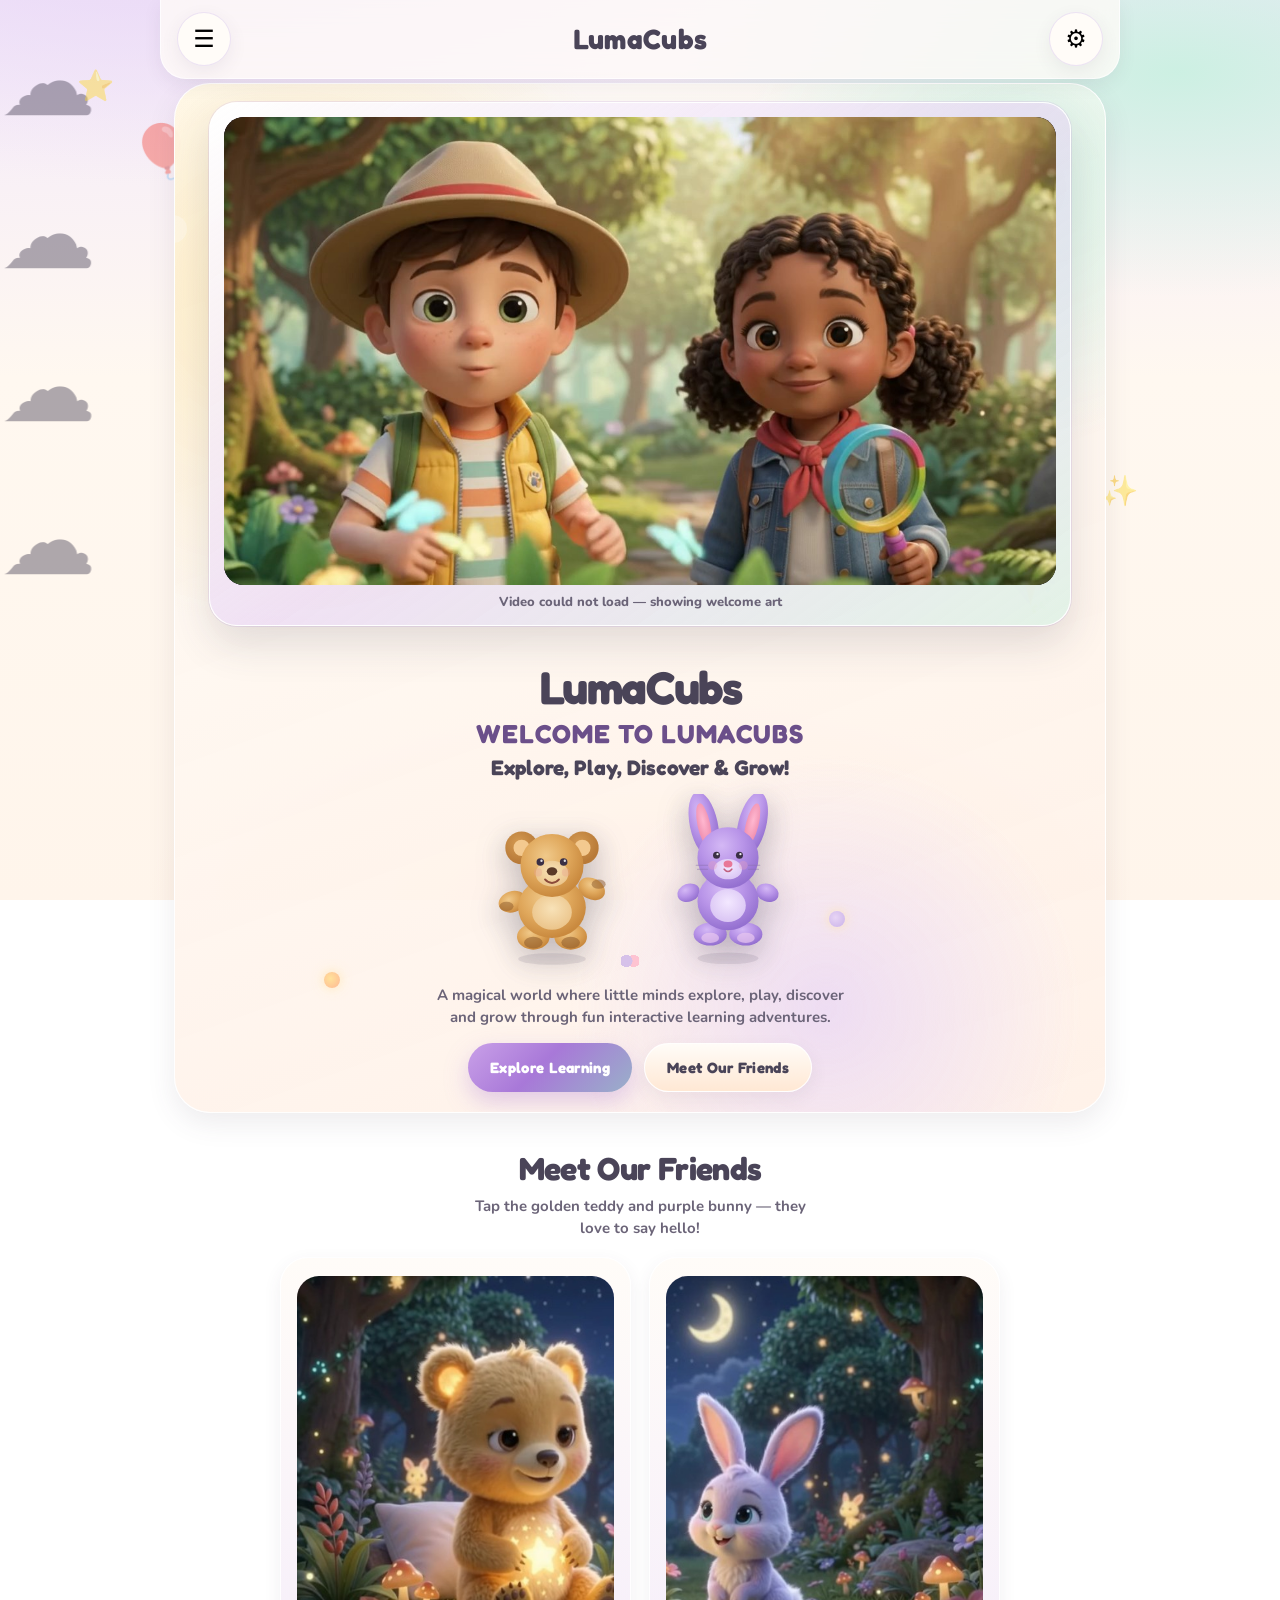
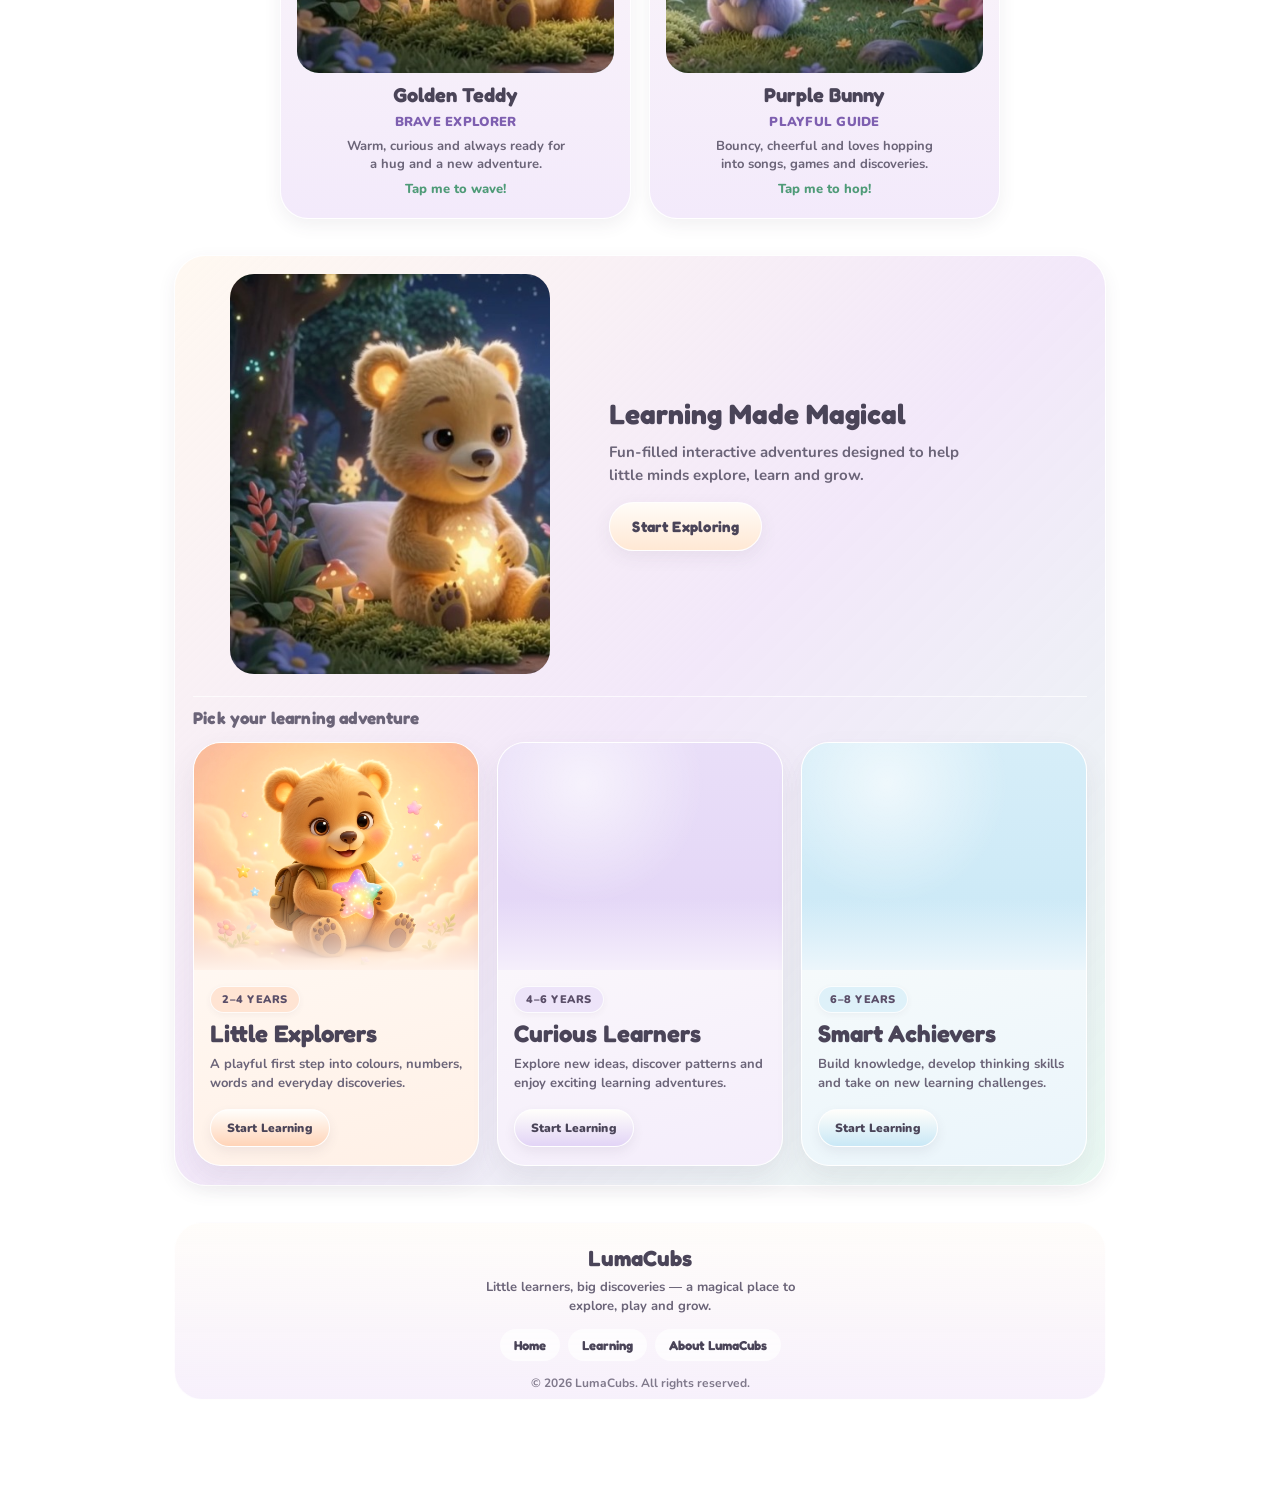
<file: index.html>
<!DOCTYPE html>
<html lang="en">
<head>
  <meta charset="utf-8">
  <meta name="viewport" content="width=device-width, initial-scale=1, maximum-scale=1, user-scalable=no, viewport-fit=cover">
  <title>LumaCubs — Little Learners, Big Discoveries!</title>
  <meta name="description" content="LumaCubs — Little Learners, Big Discoveries! A colorful learning platform for toddlers ages 2–6, with alphabet, numbers, and everyday essentials.">
  <meta name="theme-color" content="#E8D5F5">
  <meta name="mobile-web-app-capable" content="yes">
  <meta name="apple-mobile-web-app-capable" content="yes">
  <meta name="apple-mobile-web-app-status-bar-style" content="default">
  <meta name="apple-mobile-web-app-title" content="LumaCubs">
  <meta property="og:title" content="LumaCubs — Little Learners, Big Discoveries!">
  <meta property="og:description" content="LumaCubs — Little Learners, Big Discoveries! Playful alphabet and early-learning activities for ages 2–6.">
  <meta name="application-name" content="LumaCubs">
  <link rel="preconnect" href="https://fonts.googleapis.com">
  <link rel="preconnect" href="https://fonts.gstatic.com" crossorigin>
  <link rel="preload" href="assets/home/welcome/lumacubs-welcome.mp4" as="video" type="video/mp4">
  <link rel="preload" href="assets/home/welcome/welcome-poster.jpg" as="image">
  <link href="https://fonts.googleapis.com/css2?family=Fredoka:wght@500;600;700&family=Nunito:wght@500;600;700;800&display=swap" rel="stylesheet">
  <link rel="stylesheet" href="style.css">
  <!-- Critical: hide post-video homepage blocks before any JS runs -->
  <style id="lumacubs-welcome-critical">
    .home-hero-after-video,
    .home-friends,
    .home-parent,
    .home-footer {
      display: none !important;
    }
    .home-age-page.is-welcome-playing .home-video-bigplay {
      opacity: 0 !important;
      pointer-events: none !important;
    }
    .home-age-page.is-welcome-playing .home-video-bigplay.is-autoplay-failed {
      opacity: 1 !important;
      pointer-events: auto !important;
    }
  </style>
</head>
<body class="is-boot-welcome">

  <div id="bg" aria-hidden="true"></div>

  <header id="topbar">
    <button id="menuBtn" class="icon-btn" aria-label="Menu">☰</button>
    <button id="backBtn" class="icon-btn hidden" aria-label="Go back">←</button>
    <h1 id="title">LumaCubs</h1>
    <button id="parentBtn" class="icon-btn" aria-label="Grown-up settings, press and hold">⚙️</button>
  </header>

  <div id="sidebarOverlay" class="sidebar-overlay hidden"></div>
  <aside id="sidebar" class="sidebar hidden">
    <div class="sidebar-header">
      <span class="sidebar-avatar" id="sidebarAvatar">👤</span>
      <div class="sidebar-user">
        <span class="sidebar-name" id="sidebarName">Guest</span>
        <span class="sidebar-status" id="sidebarStatus">Not logged in</span>
      </div>
      <button id="sidebarClose" class="sidebar-close" aria-label="Close menu">✕</button>
    </div>
    <nav class="sidebar-nav" aria-label="Main menu">
      <button class="sidebar-link" data-go="home">🏠 Home</button>
      <button class="sidebar-link" data-go="learning">📚 Learning</button>
      <button class="sidebar-link" data-go="about">✨ About LumaCubs</button>
      <button class="sidebar-link" data-go="parentArea">👨‍👩‍👧 Parent Area</button>
      <button class="sidebar-link" data-go="profile">👤 Profile</button>
      <button class="sidebar-link" data-go="stickers">⭐ Stickers</button>
      <button class="sidebar-link" data-go="poems">📝 Poems</button>
      <button class="sidebar-link" data-go="fruits">🍎 Fruits</button>
      <button class="sidebar-link" data-go="vegetables">🥕 Vegetables</button>
      <button class="sidebar-link" data-go="colors">🎨 Colors</button>
    </nav>
    <div class="sidebar-actions">
      <button id="sidebarLogin" class="sidebar-btn">🔑 Login / Switch Player</button>
      <button id="sidebarLogout" class="sidebar-btn hidden">🚪 Logout</button>
      <button id="sidebarSpeech" class="sidebar-btn">🔊 Speech: On</button>
      <button id="sidebarReset" class="sidebar-btn warn">🧹 Reset Progress</button>
    </div>
  </aside>

  <main id="screen"></main>

  <div id="fx" aria-hidden="true"></div>

  <div id="parentModal" class="modal hidden">
    <div class="modal-box">
      <h2>👨‍👩‍👧 Grown-ups only</h2>
      <p class="modal-note">Press and hold the ⚙️ button for 3 seconds to reopen this menu.</p>
      <button id="speechToggle" class="p-btn">🔊 Speech: On</button>
      <button id="switchBtn" class="p-btn hidden">🔄 Switch player</button>
      <button id="resetBtn" class="p-btn warn">🧹 Reset all progress</button>
      <button id="closeParent" class="p-btn plain">Close</button>
    </div>
  </div>

  <noscript>
    <p style="text-align:center;font-size:20px;padding:40px">Please enable JavaScript to play.</p>
  </noscript>

  <script src="config.js"></script>
  <script src="data.js"></script>
  <script src="le-sorting-grouping.js"></script>
  <script src="le-number-sequences.js"></script>
  <script src="le-ns-mystery-pattern.js"></script>
  <script src="le-missing-number-mystery.js"></script>
  <script src="le-basic-math-concepts.js"></script>
  <script src="le-math-games-brain-play.js"></script>
  <script src="le-numbers-math.js"></script>
  <script src="game.js"></script>
</body>
</html>
</file>
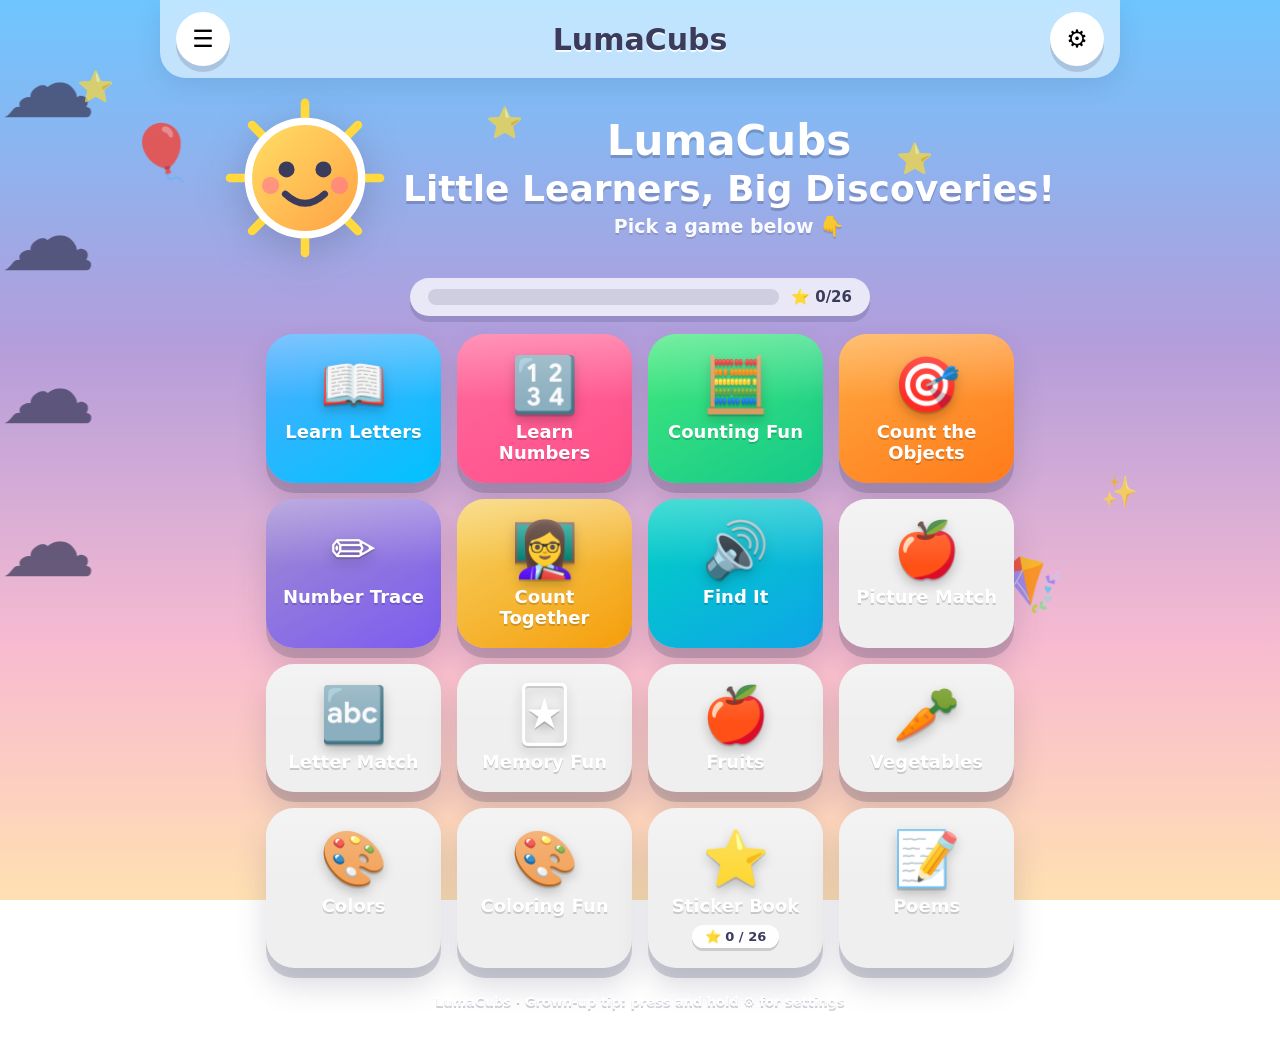
<file: Lumacubs.html>
<!DOCTYPE html>
<html lang="en">
<head>
  <meta charset="utf-8">
  <meta name="viewport" content="width=device-width, initial-scale=1, maximum-scale=1, user-scalable=no, viewport-fit=cover">
  <title>LumaCubs — Little Learners, Big Discoveries!</title>
  <meta name="description" content="LumaCubs — Little Learners, Big Discoveries! A colorful learning platform for toddlers ages 2–6, with alphabet, numbers, and everyday essentials.">
  <meta name="theme-color" content="#aee9ff">
  <meta name="mobile-web-app-capable" content="yes">
  <meta name="apple-mobile-web-app-capable" content="yes">
  <meta name="apple-mobile-web-app-status-bar-style" content="default">
  <meta name="apple-mobile-web-app-title" content="LumaCubs">
  <meta property="og:title" content="LumaCubs — Little Learners, Big Discoveries!">
  <meta property="og:description" content="LumaCubs — Little Learners, Big Discoveries! Playful alphabet and early-learning activities for ages 2–6.">
  <meta name="application-name" content="LumaCubs">
  <style>
/* ============================================================
   Lumacubs — v2 playful redesign
   Sky-candy scene, gradient tiles, mascot, springy motion
   ============================================================ */

:root {
  --pink:   #ff6b9d;
  --yellow: #ffd93d;
  --green:  #6bcb77;
  --blue:   #4d96ff;
  --orange: #ff9f43;
  --purple: #a78bfa;
  --ink:    #3b3b5c;
  --paper:  #ffffff;
  --good:   #d9f7e2;
  --spring: cubic-bezier(0.34, 1.56, 0.64, 1);
  --shadow: 0 6px 0 rgba(59, 59, 92, 0.18);
}

* { box-sizing: border-box; -webkit-tap-highlight-color: transparent; }

html, body { height: 100%; }

body {
  margin: 0;
  font-family: ui-rounded, "SF Pro Rounded", "Segoe UI", system-ui, -apple-system, sans-serif;
  color: var(--ink);
  background: linear-gradient(180deg, #6ec6ff 0%, #b39ddb 38%, #f8bbd0 72%, #ffe0b2 100%);
  background-attachment: fixed;
  min-height: 100vh;
  user-select: none;
  -webkit-user-select: none;
  touch-action: manipulation;
  overflow-x: hidden;
}

button {
  font-family: inherit;
  touch-action: manipulation;
}
button:focus-visible { outline: 3px solid var(--blue); outline-offset: 2px; }

.hidden { display: none !important; }

/* ---------------- floating background scene ---------------- */

#bg {
  position: fixed;
  inset: 0;
  pointer-events: none;
  z-index: 0;
  overflow: hidden;
}

#bg .deco {
  position: absolute;
  top: -12%;
  will-change: transform;
  line-height: 1;
}
#bg .deco.cloud   { font-size: clamp(46px, 9vw, 96px); opacity: 0.75; animation: drift linear infinite; }
#bg .deco.balloon { font-size: clamp(30px, 5vw, 54px); opacity: 0.8;  animation: sway ease-in-out infinite alternate; }
#bg .deco.spark   { font-size: clamp(18px, 3vw, 30px); opacity: 0.7;  animation: twinkle ease-in-out infinite; }
#bg .deco.bubble {
  border-radius: 50%;
  background: radial-gradient(circle at 32% 30%, rgba(255, 255, 255, 0.9), rgba(255, 255, 255, 0.25));
  border: 2px solid rgba(255, 255, 255, 0.65);
  animation: rise linear infinite;
}

@keyframes drift {
  from { transform: translateX(-18vw); }
  to   { transform: translateX(118vw); }
}
@keyframes sway {
  from { transform: translateY(0) rotate(-6deg); }
  to   { transform: translateY(34px) rotate(6deg); }
}
@keyframes twinkle {
  0%, 100% { transform: scale(0.7); opacity: 0.35; }
  50%      { transform: scale(1.2); opacity: 0.9; }
}
@keyframes rise {
  from { transform: translateY(0); }
  to   { transform: translateY(-115vh); }
}

/* ---------------- top bar ---------------- */

#topbar {
  position: sticky;
  top: 0;
  z-index: 40;
  display: flex;
  align-items: center;
  gap: 12px;
  padding: max(12px, env(safe-area-inset-top)) 16px 12px;
  max-width: 960px;
  margin: 0 auto;
  background: rgba(255, 255, 255, 0.55);
  backdrop-filter: blur(14px);
  -webkit-backdrop-filter: blur(14px);
  border-radius: 0 0 26px 26px;
  box-shadow: 0 8px 24px rgba(59, 59, 92, 0.12);
}

#title {
  flex: 1;
  text-align: center;
  font-size: clamp(20px, 4vw, 30px);
  font-weight: 900;
  margin: 0;
  text-shadow: 0 2px 0 rgba(255, 255, 255, 0.85);
}

.icon-btn {
  width: 54px;
  height: 54px;
  flex: 0 0 54px;
  border: none;
  border-radius: 50%;
  background: var(--paper);
  box-shadow: var(--shadow);
  font-size: 24px;
  cursor: pointer;
  display: flex;
  align-items: center;
  justify-content: center;
  position: relative;
  overflow: hidden;
  transition: transform 0.15s var(--spring);
}
.icon-btn:active { transform: translateY(4px) scale(0.96); box-shadow: 0 2px 0 rgba(59, 59, 92, 0.18); }

.icon-btn.holding::after {
  content: "";
  position: absolute;
  inset: 0;
  background: rgba(77, 150, 255, 0.4);
  animation: fillHold 3s linear forwards;
}
@keyframes fillHold { from { clip-path: inset(0 100% 0 0); } to { clip-path: inset(0 0 0 0); } }

/* ---------------- screens ---------------- */

#screen {
  position: relative;
  z-index: 1;
  padding-bottom: max(48px, env(safe-area-inset-bottom));
  max-width: 960px;
  margin: 0 auto;
}
#screen > * { animation: fadeInUp 0.4s var(--spring) both; }

@keyframes fadeInUp {
  from { opacity: 0; transform: translateY(22px); }
  to   { opacity: 1; transform: translateY(0); }
}

/* ---------------- home hero ---------------- */

.hero {
  display: flex;
  align-items: center;
  gap: 18px;
  padding: 20px 20px 6px;
  flex-wrap: wrap;
  justify-content: center;
}

.mascot-svg {
  width: clamp(110px, 24vw, 160px);
  height: auto;
  filter: drop-shadow(0 10px 18px rgba(59, 59, 92, 0.25));
  animation: bob 3s ease-in-out infinite;
}
@keyframes bob {
  0%, 100% { transform: translateY(0) rotate(-2deg); }
  50%      { transform: translateY(-12px) rotate(2deg); }
}

.hero-text { text-align: center; }
.hero-brand {
  font-size: clamp(28px, 6vw, 42px);
  font-weight: 900;
  color: #fff;
  text-shadow: 0 3px 0 rgba(59, 59, 92, 0.28);
  line-height: 1.1;
  margin-bottom: 4px;
}
.hero-title {
  font-size: clamp(24px, 5vw, 36px);
  font-weight: 900;
  color: #fff;
  text-shadow: 0 3px 0 rgba(59, 59, 92, 0.28);
  line-height: 1.15;
}
.hero-sub {
  margin-top: 6px;
  font-size: clamp(15px, 3vw, 19px);
  font-weight: 800;
  color: rgba(255, 255, 255, 0.95);
  text-shadow: 0 2px 0 rgba(59, 59, 92, 0.2);
}

.mini-progress {
  display: flex;
  align-items: center;
  gap: 12px;
  width: min(460px, calc(100% - 40px));
  margin: 14px auto 4px;
  background: rgba(255, 255, 255, 0.75);
  border-radius: 999px;
  padding: 10px 18px;
  box-shadow: var(--shadow);
}
.mini-bar {
  flex: 1;
  height: 16px;
  border-radius: 999px;
  background: rgba(59, 59, 92, 0.15);
  overflow: hidden;
}
.mini-fill {
  height: 100%;
  border-radius: 999px;
  background: linear-gradient(90deg, #ffd93d, #ff9f43);
  box-shadow: inset 0 -3px 0 rgba(0, 0, 0, 0.12);
  transition: width 0.6s var(--spring);
}
.mini-progress .mini-label { font-weight: 900; font-size: 15px; white-space: nowrap; }

/* ---------------- mode tiles ---------------- */

.mode-grid {
  display: grid;
  grid-template-columns: repeat(auto-fit, minmax(160px, 1fr));
  gap: 16px;
  max-width: 780px;
  margin: 18px auto 0;
  padding: 0 16px;
}

.mode-btn {
  border: none;
  cursor: pointer;
  border-radius: 28px;
  padding: 24px 12px 20px;
  color: #fff;
  font-weight: 900;
  font-size: 18px;
  display: flex;
  flex-direction: column;
  align-items: center;
  gap: 9px;
  position: relative;
  overflow: hidden;
  text-shadow: 0 2px 0 rgba(0, 0, 0, 0.16);
  box-shadow: 0 10px 0 rgba(59, 59, 92, 0.22), 0 18px 30px rgba(59, 59, 92, 0.18);
  transition: transform 0.18s var(--spring), box-shadow 0.18s;
  animation: tileIn 0.5s var(--spring) both;
}
.mode-btn:nth-child(1) { background: linear-gradient(150deg, #4facfe, #00c2ff); animation-delay: 0.03s; }
.mode-btn:nth-child(2) { background: linear-gradient(150deg, #ff6b9d, #ff4d88); animation-delay: 0.09s; }
.mode-btn:nth-child(3) { background: linear-gradient(150deg, #43e97b, #14c98a); animation-delay: 0.15s; }
.mode-btn:nth-child(4) { background: linear-gradient(150deg, #ffa940, #ff7a1a); animation-delay: 0.21s; }
.mode-btn:nth-child(5) { background: linear-gradient(150deg, #a18cd1, #7c5cf0); animation-delay: 0.27s; }
.mode-btn:nth-child(6) { background: linear-gradient(150deg, #f6d365, #f59e0b); animation-delay: 0.33s; }
.mode-btn:nth-child(7) { background: linear-gradient(150deg, #00d2c1, #0ea5e9); animation-delay: 0.39s; }

.mode-btn::after {
  content: "";
  position: absolute;
  inset: 0;
  background: linear-gradient(180deg, rgba(255, 255, 255, 0.28), transparent 45%);
  pointer-events: none;
}

.mode-btn:hover { transform: translateY(-4px) scale(1.02); }
.mode-btn:active {
  transform: translateY(6px) scale(0.97);
  box-shadow: 0 3px 0 rgba(59, 59, 92, 0.22), 0 8px 16px rgba(59, 59, 92, 0.16);
}

.mode-btn .m-emoji {
  font-size: 54px;
  line-height: 1;
  filter: drop-shadow(0 5px 6px rgba(0, 0, 0, 0.22));
  animation: float 3s ease-in-out infinite;
}
.mode-btn:nth-child(2n) .m-emoji { animation-delay: 0.5s; }
.mode-btn:nth-child(3n) .m-emoji { animation-delay: 1s; }

@keyframes tileIn {
  from { opacity: 0; transform: translateY(30px) scale(0.85); }
  to   { opacity: 1; transform: translateY(0) scale(1); }
}

.badge {
  background: rgba(255, 255, 255, 0.95);
  color: var(--ink);
  border-radius: 999px;
  font-size: 13px;
  padding: 4px 13px;
  text-shadow: none;
  box-shadow: 0 3px 0 rgba(0, 0, 0, 0.15);
}

.parent-tip {
  text-align: center;
  font-size: 13px;
  font-weight: 700;
  color: rgba(255, 255, 255, 0.95);
  text-shadow: 0 2px 0 rgba(59, 59, 92, 0.25);
  margin-top: 26px;
  padding: 0 16px;
}

/* ---------------- shared cards ---------------- */

.grid {
  max-width: 900px;
  margin: 0 auto;
  padding: 18px 16px 0;
  display: grid;
  gap: 13px;
}

.card {
  background: var(--paper);
  border: none;
  border-radius: 24px;
  box-shadow: var(--shadow);
  min-height: 96px;
  cursor: pointer;
  font-weight: 900;
  color: var(--ink);
  display: flex;
  flex-direction: column;
  align-items: center;
  justify-content: center;
  gap: 6px;
  padding: 12px 8px;
  font-size: 24px;
  position: relative;
  transition: transform 0.16s var(--spring), box-shadow 0.16s, background 0.15s;
}
.card:hover { transform: translateY(-3px); box-shadow: 0 10px 0 rgba(59, 59, 92, 0.16); }
.card:active { transform: scale(0.94); box-shadow: 0 3px 0 rgba(59, 59, 92, 0.18); }

.emoji-bubble {
  width: clamp(52px, 12vw, 68px);
  height: clamp(52px, 12vw, 68px);
  border-radius: 50%;
  display: flex;
  align-items: center;
  justify-content: center;
  font-size: clamp(30px, 7vw, 40px);
  background: var(--soft, #eef2ff);
  box-shadow: inset 0 -4px 0 rgba(59, 59, 92, 0.08);
}
.card .letter {
  font-size: clamp(22px, 5vw, 30px);
  line-height: 1;
  color: var(--accent, var(--ink));
}
.card .word { font-size: 13px; font-weight: 800; opacity: 0.6; }
.card .pair-emoji { font-size: clamp(34px, 9vw, 54px); line-height: 1.1; }
.card .lower { font-size: clamp(30px, 8vw, 44px); text-transform: lowercase; }

.card.right {
  background: var(--good);
  animation: pop 0.4s var(--spring);
  box-shadow: 0 0 0 5px rgba(107, 203, 119, 0.55), var(--shadow);
}

@keyframes pop {
  0%   { transform: scale(1); }
  45%  { transform: scale(1.14); }
  100% { transform: scale(1); }
}

/* ---------------- learn mode ---------------- */

.learn-grid { grid-template-columns: repeat(auto-fill, minmax(92px, 1fr)); }

.count-wrap {
  padding: 8px 14px 28px;
  max-width: 960px;
  margin: 0 auto;
}

.count-hero {
  text-align: center;
  margin: 6px 0 18px;
  padding: 18px 16px 16px;
  border-radius: 28px;
  background:
    radial-gradient(circle at 12% 20%, rgba(255, 217, 61, 0.55), transparent 42%),
    radial-gradient(circle at 88% 10%, rgba(255, 107, 157, 0.4), transparent 40%),
    linear-gradient(145deg, rgba(255, 255, 255, 0.92), rgba(255, 255, 255, 0.72));
  box-shadow: 0 10px 0 rgba(59, 59, 92, 0.12), 0 18px 36px rgba(59, 59, 92, 0.12);
}
.count-hero-badge {
  display: inline-block;
  font-size: 13px;
  font-weight: 900;
  letter-spacing: 0.06em;
  color: #fff;
  background: linear-gradient(135deg, #4facfe, #00c2ff);
  padding: 6px 14px;
  border-radius: 999px;
  box-shadow: 0 4px 0 rgba(59, 59, 92, 0.16);
  margin-bottom: 8px;
}
.count-hero-title {
  margin: 0;
  font-size: clamp(22px, 5.2vw, 32px);
  font-weight: 900;
  color: var(--ink);
}
.count-hero-sub {
  margin: 6px 0 0;
  font-size: clamp(14px, 3.4vw, 17px);
  font-weight: 800;
  color: rgba(59, 59, 92, 0.65);
}

.count-pad {
  display: grid;
  grid-template-columns: repeat(5, minmax(0, 1fr));
  gap: 12px;
  margin-bottom: 22px;
}
.count-pad-btn {
  position: relative;
  display: flex;
  flex-direction: column;
  align-items: center;
  justify-content: center;
  gap: 4px;
  min-height: 92px;
  border: 0;
  border-radius: 22px;
  padding: 12px 6px 10px;
  cursor: pointer;
  color: #fff;
  background: linear-gradient(160deg, #ffffff88, transparent 42%), var(--pad-color, #4facfe);
  box-shadow: 0 8px 0 rgba(59, 59, 92, 0.18), 0 14px 24px rgba(59, 59, 92, 0.14);
  animation: bounceIn 0.45s var(--spring) both;
  touch-action: manipulation;
  overflow: hidden;
}
.count-pad-btn::after {
  content: "";
  position: absolute;
  inset: 0;
  background: linear-gradient(180deg, rgba(255, 255, 255, 0.35), transparent 48%);
  pointer-events: none;
}
.count-pad-btn:active {
  transform: translateY(5px) scale(0.96);
  box-shadow: 0 3px 0 rgba(59, 59, 92, 0.18);
}
.count-pad-emoji {
  font-size: clamp(26px, 6vw, 34px);
  line-height: 1;
  filter: drop-shadow(0 3px 0 rgba(59, 59, 92, 0.15));
}
.count-pad-num {
  font-size: clamp(26px, 6.5vw, 36px);
  font-weight: 900;
  line-height: 1;
  text-shadow: 0 3px 0 rgba(59, 59, 92, 0.18);
}

.count-launches {
  display: grid;
  gap: 12px;
  margin: 0 0 18px;
}
.count-game-launch {
  display: flex;
  align-items: center;
  gap: 12px;
  width: 100%;
  margin: 0;
  padding: 14px 16px;
  border: 0;
  border-radius: 24px;
  text-align: left;
  cursor: pointer;
  color: #fff;
  background: linear-gradient(135deg, #ff6b9d 0%, #ff9f43 55%, #ffd93d 100%);
  box-shadow: 0 8px 0 rgba(59, 59, 92, 0.18), 0 14px 28px rgba(59, 59, 92, 0.14);
  touch-action: manipulation;
  animation: bounceIn 0.5s var(--spring) both;
}
.count-trace-launch {
  background: linear-gradient(135deg, #4facfe 0%, #a78bfa 55%, #ff6b9d 100%);
}
.count-together-launch {
  background: linear-gradient(135deg, #43e97b 0%, #4facfe 50%, #a78bfa 100%);
}
.count-learn-launch {
  background: linear-gradient(135deg, #ffa940 0%, #ff6b9d 55%, #a78bfa 100%);
}
.count-game-launch:active {
  transform: translateY(5px);
  box-shadow: 0 3px 0 rgba(59, 59, 92, 0.18);
}
.count-game-launch-emoji {
  font-size: 40px;
  line-height: 1;
  flex: 0 0 auto;
}
.count-game-launch-text {
  display: flex;
  flex-direction: column;
  gap: 2px;
  flex: 1;
  min-width: 0;
}
.count-game-launch-text strong {
  font-size: clamp(17px, 4vw, 22px);
  font-weight: 900;
}
.count-game-launch-text small {
  font-size: 13px;
  font-weight: 800;
  opacity: 0.92;
}
.count-game-launch-go {
  font-size: 16px;
  font-weight: 900;
  background: rgba(255, 255, 255, 0.28);
  padding: 8px 12px;
  border-radius: 999px;
  flex: 0 0 auto;
}

.count-more {
  margin-top: 8px;
  text-align: center;
}
.count-more-toggle {
  border: 0;
  border-radius: 999px;
  padding: 12px 20px;
  font-size: 15px;
  font-weight: 900;
  color: var(--ink);
  background: rgba(255, 255, 255, 0.9);
  box-shadow: 0 5px 0 rgba(59, 59, 92, 0.14);
  cursor: pointer;
  touch-action: manipulation;
}
.count-more-toggle:active { transform: translateY(3px); }
.count-more-panel {
  margin-top: 14px;
  padding-top: 4px;
}

.count-filters {
  display: flex;
  flex-wrap: wrap;
  gap: 8px;
  justify-content: center;
  margin: 4px 0 16px;
}
.count-chip {
  border: 0;
  border-radius: 999px;
  padding: 8px 14px;
  font-size: 14px;
  font-weight: 900;
  color: var(--ink);
  background: rgba(255, 255, 255, 0.85);
  box-shadow: 0 4px 0 rgba(59, 59, 92, 0.14);
  cursor: pointer;
  touch-action: manipulation;
}
.count-chip.sel {
  color: #fff;
  background: linear-gradient(135deg, #4facfe, #00c2ff);
  box-shadow: 0 4px 0 rgba(59, 59, 92, 0.2);
}
.count-chip:active { transform: translateY(2px); }

.count-grid {
  grid-template-columns: repeat(auto-fill, minmax(78px, 1fr));
  gap: 12px;
}
.count-card .count-num {
  font-size: clamp(22px, 5vw, 30px);
}
.flip-front .count-display {
  font-size: clamp(52px, 13vw, 78px);
}

/* ---- interactive count playground (1–20) ---- */
.count-play-popup {
  background:
    radial-gradient(circle at 18% 12%, rgba(255, 217, 61, 0.35), transparent 36%),
    radial-gradient(circle at 86% 8%, rgba(79, 172, 254, 0.28), transparent 34%),
    var(--paper);
  border-radius: 36px;
  padding: 28px 20px 22px;
  text-align: center;
  max-width: 520px;
  width: 100%;
  position: relative;
  box-shadow: 0 26px 70px rgba(25, 25, 50, 0.45);
  animation: bounceIn 0.45s var(--spring);
  max-height: min(92vh, 760px);
  overflow: auto;
}
.count-play-top { margin-bottom: 10px; }
.count-play-number {
  font-size: clamp(72px, 20vw, 120px);
  font-weight: 900;
  line-height: 1;
  background: linear-gradient(135deg, #ff6b9d 0%, #ff9f43 28%, #ffd93d 52%, #6bcb77 76%, #4d96ff 100%);
  -webkit-background-clip: text;
  background-clip: text;
  color: transparent;
  filter: drop-shadow(0 6px 0 rgba(59, 59, 92, 0.14));
}
.count-play-word {
  display: inline-block;
  margin-top: 4px;
  font-size: clamp(22px, 5vw, 30px);
  font-weight: 900;
  color: #fff;
  background: var(--accent, var(--pink));
  padding: 8px 22px;
  border-radius: 999px;
  box-shadow: 0 5px 0 rgba(59, 59, 92, 0.18);
}
.count-play-theme {
  margin-top: 10px;
  font-size: 15px;
  font-weight: 800;
  color: rgba(59, 59, 92, 0.62);
  text-transform: capitalize;
}

.count-play-stage {
  display: flex;
  flex-wrap: wrap;
  justify-content: center;
  align-content: center;
  gap: 10px;
  min-height: 140px;
  margin: 14px 0 16px;
  padding: 16px 12px;
  border-radius: 28px;
  background:
    radial-gradient(circle at 50% 0%, rgba(255, 255, 255, 0.95), transparent 55%),
    linear-gradient(160deg, var(--soft, #e3efff), #fff);
  border: 3px solid rgba(255, 255, 255, 0.95);
  outline: 3px solid var(--obj-color, var(--accent, #4facfe));
  outline-offset: -6px;
  box-shadow: inset 0 -8px 0 rgba(59, 59, 92, 0.05);
}

.count-obj {
  width: clamp(52px, 14vw, 68px);
  height: clamp(52px, 14vw, 68px);
  border: 0;
  border-radius: 20px;
  font-size: clamp(28px, 8vw, 40px);
  line-height: 1;
  cursor: pointer;
  background: #fff;
  box-shadow: 0 6px 0 rgba(59, 59, 92, 0.14);
  touch-action: manipulation;
  transition: transform 0.18s var(--spring), box-shadow 0.18s, background 0.18s;
}
.count-obj.spawn { animation: countObjIn 0.45s var(--spring) both; }
.count-obj.lit {
  background: #fff8dc;
  box-shadow: 0 0 0 4px var(--obj-color, #ffd93d),
              0 8px 0 rgba(59, 59, 92, 0.16);
  transform: scale(1.12);
  z-index: 1;
}
.count-obj.pop { animation: countObjPop 0.42s var(--spring); }
.count-obj:active { transform: scale(0.94); }

@keyframes countObjIn {
  from { transform: scale(0.2) translateY(18px); opacity: 0; }
  to   { transform: scale(1) translateY(0); opacity: 1; }
}
@keyframes countObjPop {
  0%   { transform: scale(1); }
  40%  { transform: scale(1.28) rotate(-6deg); }
  70%  { transform: scale(1.08) rotate(4deg); }
  100% { transform: scale(1.12); }
}

.count-play-actions {
  display: flex;
  flex-wrap: wrap;
  gap: 10px;
  justify-content: center;
  margin-bottom: 8px;
}
.count-play-btn {
  border: 0;
  border-radius: 999px;
  padding: 14px 20px;
  font-size: clamp(15px, 3.6vw, 18px);
  font-weight: 900;
  color: #fff;
  cursor: pointer;
  touch-action: manipulation;
  box-shadow: 0 6px 0 rgba(59, 59, 92, 0.2);
  transition: transform 0.15s var(--spring);
}
.count-play-btn.hear {
  background: linear-gradient(135deg, #4facfe, #00c2ff);
}
.count-play-btn.count {
  background: linear-gradient(135deg, #ff6b9d, #ff9f43);
}
.count-play-btn:active:not(:disabled) { transform: translateY(4px); }
.count-play-btn:disabled {
  opacity: 0.65;
  cursor: wait;
  box-shadow: none;
}
.count-play-nav { margin-top: 10px; }

@media (max-width: 520px) {
  .count-pad {
    grid-template-columns: repeat(4, minmax(0, 1fr));
    gap: 10px;
  }
  .count-pad-btn { min-height: 84px; border-radius: 18px; }
}
@media (max-width: 380px) {
  .count-pad { grid-template-columns: repeat(4, minmax(0, 1fr)); }
  .count-obj {
    width: 48px;
    height: 48px;
    font-size: 26px;
    border-radius: 16px;
  }
}

.learn-card-wrap {
  min-width: 0;
  position: relative;
  padding-bottom: 44px;
}
.learn-card-wrap .learn-card {
  width: 100%;
}
.learn-card-speaker {
  position: absolute;
  right: 5px;
  bottom: 0;
  z-index: 2;
  width: 40px;
  height: 40px;
  padding: 0;
  border: 2px solid #fff;
  border-radius: 50%;
  background: rgba(255, 255, 255, 0.94);
  color: var(--ink);
  font-size: 18px;
  box-shadow: 0 3px 0 rgba(59, 59, 92, 0.16);
  cursor: pointer;
  touch-action: manipulation;
}
.learn-card-speaker:active { transform: scale(0.92); }

.learn-card { animation: bounceIn 0.5s var(--spring) both; }
.learn-card .emoji-bubble { animation: float 3.4s ease-in-out infinite; }

.overlay {
  position: fixed;
  inset: 0;
  background: rgba(45, 45, 74, 0.6);
  backdrop-filter: blur(4px);
  -webkit-backdrop-filter: blur(4px);
  display: flex;
  align-items: center;
  justify-content: center;
  z-index: 50;
  padding: 20px;
  animation: fadeIn 0.2s;
}

.popup {
  background: var(--paper);
  border-radius: 36px;
  padding: 34px 32px 28px;
  text-align: center;
  max-width: 430px;
  width: 100%;
  position: relative;
  box-shadow: 0 26px 70px rgba(25, 25, 50, 0.45);
  animation: bounceIn 0.45s var(--spring);
}

.close-btn {
  position: absolute;
  top: -16px;
  right: -16px;
  width: 58px;
  height: 58px;
  border: 4px solid #fff;
  border-radius: 50%;
  background: var(--pink);
  color: #fff;
  font-size: 24px;
  font-weight: 900;
  box-shadow: 0 6px 0 rgba(59, 59, 92, 0.25);
  cursor: pointer;
  transition: transform 0.15s var(--spring);
}
.close-btn:active { transform: translateY(5px) scale(0.95); }

.learn-popup { overflow: hidden; }

.learn-slider {
  width: 100%;
  overflow: hidden;
  touch-action: pan-y;
  perspective: 1000px;
}

.learn-slide {
  width: 100%;
  display: flex;
  justify-content: center;
  padding: 6px 0 4px;
}

.learn-slide.slide-out-left  { animation: learnSlideOutLeft 0.16s ease-in forwards; }
.learn-slide.slide-out-right { animation: learnSlideOutRight 0.16s ease-in forwards; }
.learn-slide.slide-in-left   { animation: learnSlideInLeft 0.22s var(--spring) both; }
.learn-slide.slide-in-right  { animation: learnSlideInRight 0.22s var(--spring) both; }

@keyframes learnSlideOutLeft {
  to { transform: translateX(-28%) scale(0.94); opacity: 0; }
}
@keyframes learnSlideOutRight {
  to { transform: translateX(28%) scale(0.94); opacity: 0; }
}
@keyframes learnSlideInLeft {
  from { transform: translateX(-28%) scale(0.94); opacity: 0; }
  to   { transform: translateX(0) scale(1); opacity: 1; }
}
@keyframes learnSlideInRight {
  from { transform: translateX(28%) scale(0.94); opacity: 0; }
  to   { transform: translateX(0) scale(1); opacity: 1; }
}

.flip-card {
  width: min(100%, 300px);
  height: clamp(280px, 68vw, 360px);
  border: 0;
  padding: 0;
  background: transparent;
  cursor: pointer;
  perspective: 1200px;
  -webkit-tap-highlight-color: transparent;
}
.flip-inner {
  position: relative;
  display: block;
  width: 100%;
  height: 100%;
  transform-style: preserve-3d;
  transition: transform 0.55s var(--spring);
}
.flip-card.is-flipped .flip-inner { transform: rotateY(180deg); }

.flip-face {
  position: absolute;
  inset: 0;
  border-radius: 28px;
  backface-visibility: hidden;
  -webkit-backface-visibility: hidden;
  display: flex;
  flex-direction: column;
  align-items: center;
  justify-content: center;
  gap: 10px;
  box-shadow: 0 14px 0 rgba(59, 59, 92, 0.14), 0 18px 36px rgba(59, 59, 92, 0.16);
}

.flip-front {
  background:
    radial-gradient(circle at 30% 24%, #ffffff, var(--soft, #ffe4ee) 70%),
    linear-gradient(160deg, var(--soft, #ffe4ee), #fff);
  border: 4px solid rgba(255, 255, 255, 0.95);
  outline: 3px solid var(--accent, var(--pink));
  outline-offset: -6px;
}

.flip-back {
  background: linear-gradient(165deg, #fff 0%, var(--soft, #ffe4ee) 100%);
  border: 4px solid var(--accent, var(--pink));
  transform: rotateY(180deg);
}

.flip-cue {
  font-size: 13px;
  font-weight: 800;
  color: rgba(59, 59, 92, 0.55);
  letter-spacing: 0.02em;
}

.learn-phonics {
  display: inline-block;
  font-size: clamp(18px, 4.4vw, 24px);
  font-weight: 900;
  color: var(--accent, var(--pink));
  background: rgba(255, 255, 255, 0.85);
  padding: 6px 16px;
  border-radius: 999px;
  box-shadow: 0 4px 0 rgba(59, 59, 92, 0.12);
}

.learn-phonics-back {
  margin-top: 2px;
  font-size: clamp(14px, 3.4vw, 17px);
  font-weight: 800;
  color: rgba(59, 59, 92, 0.7);
}

.learn-emoji {
  width: clamp(96px, 26vw, 140px);
  height: clamp(96px, 26vw, 140px);
  margin: 0 auto;
  border-radius: 50%;
  display: flex;
  align-items: center;
  justify-content: center;
  font-size: clamp(56px, 15vw, 88px);
  background: radial-gradient(circle at 32% 26%, #fff, var(--soft, #ffe4ee));
  box-shadow: inset 0 -8px 0 rgba(59, 59, 92, 0.07), 0 10px 24px rgba(59, 59, 92, 0.14);
  animation: bob 2.6s ease-in-out infinite;
  flex-shrink: 0;
}

.flip-front .learn-emoji-front {
  width: clamp(100px, 28vw, 148px);
  height: clamp(100px, 28vw, 148px);
  font-size: clamp(60px, 16vw, 96px);
}

.flip-back .learn-emoji-back {
  width: clamp(120px, 32vw, 168px);
  height: clamp(120px, 32vw, 168px);
  font-size: clamp(72px, 19vw, 112px);
}

.learn-letter {
  font-size: clamp(56px, 14vw, 84px);
  font-weight: 900;
  line-height: 1;
  margin-top: 0;
  background: linear-gradient(135deg, #ff6b9d 0%, #ff9f43 30%, #ffd93d 55%, #6bcb77 80%, #4d96ff 100%);
  -webkit-background-clip: text;
  background-clip: text;
  color: transparent;
  filter: drop-shadow(0 5px 0 rgba(59, 59, 92, 0.15));
}

.learn-word {
  display: inline-block;
  margin-top: 4px;
  font-size: clamp(22px, 5vw, 30px);
  font-weight: 900;
  color: #fff;
  background: var(--accent, var(--pink));
  padding: 7px 24px;
  border-radius: 999px;
  box-shadow: 0 5px 0 rgba(59, 59, 92, 0.18);
}

.learn-nav {
  display: flex;
  align-items: center;
  justify-content: space-between;
  gap: 12px;
  margin: 20px auto 0;
  max-width: 260px;
}
.learn-nav-btn {
  flex: 0 0 48px;
  width: 48px;
  height: 48px;
  padding: 0;
  border: 0;
  border-radius: 50%;
  background: var(--accent, var(--pink));
  color: #fff;
  font-size: 26px;
  font-weight: 900;
  box-shadow: 0 5px 0 rgba(59, 59, 92, 0.2);
  cursor: pointer;
  touch-action: manipulation;
}
.learn-nav-btn:active:not(:disabled) { transform: translateY(3px); }
.learn-nav-btn:disabled {
  opacity: 0.4;
  box-shadow: none;
  cursor: not-allowed;
}
.learn-nav-counter {
  min-width: 76px;
  color: var(--ink);
  font-size: 14px;
  font-weight: 900;
  text-align: center;
  white-space: nowrap;
}

.hint {
  margin-top: 14px;
  font-size: 14px;
  font-weight: 800;
  color: rgba(59, 59, 92, 0.6);
  animation: twinkle 1.8s ease-in-out infinite;
}

/* ---------------- find it ---------------- */

.find-wrap {
  max-width: 780px;
  margin: 0 auto;
  padding: 16px 16px 0;
  display: flex;
  flex-direction: column;
  align-items: center;
  gap: 20px;
}

.ask-row {
  display: flex;
  align-items: flex-start;
  gap: 12px;
  width: 100%;
  justify-content: center;
}

.ask-avatar {
  width: clamp(56px, 13vw, 74px);
  height: clamp(56px, 13vw, 74px);
  flex: 0 0 auto;
  border-radius: 50%;
  background: radial-gradient(circle at 32% 26%, #fff, #ffe4ee);
  border: 4px solid #fff;
  box-shadow: var(--shadow);
  display: flex;
  align-items: center;
  justify-content: center;
  font-size: clamp(30px, 7vw, 42px);
  animation: bob 2.8s ease-in-out infinite;
}

.speech-bubble {
  position: relative;
  background: var(--paper);
  border-radius: 24px;
  padding: 14px 18px;
  box-shadow: var(--shadow);
  display: flex;
  align-items: center;
  gap: 14px;
  flex-wrap: wrap;
  justify-content: center;
  max-width: 480px;
}
.speech-bubble::before {
  content: "";
  position: absolute;
  left: -11px;
  top: 20px;
  border: 11px solid transparent;
  border-right-color: var(--paper);
}

.prompt-text {
  font-size: clamp(18px, 4vw, 26px);
  font-weight: 900;
}

.repeat-btn {
  width: 60px;
  height: 60px;
  flex: 0 0 60px;
  border: none;
  border-radius: 50%;
  background: linear-gradient(150deg, #4facfe, #00c2ff);
  color: #fff;
  font-size: 27px;
  cursor: pointer;
  box-shadow: 0 6px 0 rgba(59, 59, 92, 0.28);
  transition: transform 0.15s var(--spring);
}
.repeat-btn:active { transform: translateY(5px) scale(0.95); box-shadow: 0 1px 0 rgba(59, 59, 92, 0.28); }
.repeat-btn.small { width: 52px; height: 52px; flex-basis: 52px; font-size: 23px; }

.choice-grid {
  display: grid;
  grid-template-columns: repeat(auto-fit, minmax(126px, 1fr));
  gap: 15px;
  width: 100%;
}
.choice-grid .card { min-height: 158px; }

/* ---------------- level stars ---------------- */

.level-stars { display: flex; gap: 7px; align-items: center; }
.level-stars .star {
  font-size: 24px;
  line-height: 1;
  filter: grayscale(1) opacity(0.45);
  transition: transform 0.3s var(--spring);
}
.level-stars .star.on {
  filter: none;
  animation: twinkle 1.6s ease-in-out infinite;
}
.level-stars .star.on:nth-child(2) { animation-delay: 0.25s; }
.level-stars .star.on:nth-child(3) { animation-delay: 0.5s; }
.level-stars .star.on:nth-child(4) { animation-delay: 0.75s; }

/* ---------------- matching games ---------------- */

.match-wrap {
  max-width: 760px;
  margin: 0 auto;
  padding: 16px 16px 0;
  display: flex;
  flex-direction: column;
  align-items: center;
  gap: 18px;
}

.match-head { display: flex; align-items: center; gap: 16px; justify-content: center; }

.match-board {
  display: flex;
  gap: clamp(14px, 5vw, 34px);
  justify-content: center;
  width: 100%;
}

.match-col-wrap {
  flex: 1;
  max-width: 250px;
  display: flex;
  flex-direction: column;
  gap: 10px;
  background: rgba(255, 255, 255, 0.42);
  border: 3px solid rgba(255, 255, 255, 0.75);
  border-radius: 28px;
  padding: 14px 14px 16px;
  backdrop-filter: blur(6px);
  -webkit-backdrop-filter: blur(6px);
  box-shadow: 0 10px 26px rgba(59, 59, 92, 0.12);
}

.col-chip {
  align-self: center;
  font-size: 26px;
  background: var(--paper);
  border-radius: 999px;
  padding: 6px 18px;
  box-shadow: var(--shadow);
  animation: pop 0.4s var(--spring);
}

.match-col { display: flex; flex-direction: column; gap: 12px; }
.match-col .card { min-height: 82px; font-size: 34px; }

.match-col .card.selected {
  background: var(--yellow);
  transform: scale(1.06) rotate(-1.5deg);
  box-shadow: 0 0 0 5px rgba(255, 217, 61, 0.55), var(--shadow);
}

.match-col .card.matched {
  background: var(--good);
  opacity: 0.85;
  box-shadow: none;
  transform: none;
  pointer-events: none;
  position: relative;
}
.match-col .card.matched::after {
  content: "✅";
  position: absolute;
  top: 6px;
  right: 8px;
  font-size: 18px;
  animation: pop 0.4s var(--spring);
}

/* ---------------- memory ---------------- */

.mem-wrap {
  display: flex;
  flex-direction: column;
  align-items: center;
  gap: 18px;
  padding: 16px 16px 0;
}

.memory-grid {
  display: grid;
  grid-template-columns: repeat(4, 1fr);
  gap: 13px;
  max-width: 490px;
  width: 100%;
}

.mem-card {
  position: relative;
  aspect-ratio: 1;
  min-height: 68px;
  border: none;
  background: transparent;
  cursor: pointer;
  padding: 0;
  perspective: 750px;
  transform: rotate(var(--rot, 0deg));
  transition: transform 0.2s var(--spring);
}
.mem-card:active { transform: rotate(var(--rot, 0deg)) scale(0.94); }

.mem-inner {
  position: absolute;
  inset: 0;
  transform-style: preserve-3d;
  transition: transform 0.4s var(--spring);
}
.mem-card.flipped .mem-inner,
.mem-card.done .mem-inner { transform: rotateY(180deg); }

.mem-face {
  position: absolute;
  inset: 0;
  backface-visibility: hidden;
  -webkit-backface-visibility: hidden;
  border-radius: 20px;
  display: flex;
  align-items: center;
  justify-content: center;
  font-weight: 900;
  box-shadow: var(--shadow);
}

.mem-back {
  background:
    radial-gradient(circle at 22% 28%, rgba(255, 255, 255, 0.35) 0 14%, transparent 15%),
    radial-gradient(circle at 74% 64%, rgba(255, 255, 255, 0.3) 0 12%, transparent 13%),
    linear-gradient(140deg, #a18cd1, #6d5ef0);
  color: #fff;
  font-size: clamp(26px, 7vw, 38px);
  border: 3px solid rgba(255, 255, 255, 0.65);
}

.mem-front {
  background: var(--paper);
  transform: rotateY(180deg);
  font-size: clamp(28px, 8vw, 46px);
  border: 3px solid #fff;
}

.mem-card.done { pointer-events: none; }
.mem-card.done .mem-front { background: var(--good); border-color: #b7ecc8; }
.mem-card.done { animation: pop 0.4s var(--spring); }

/* ---------------- sticker book ---------------- */

.sticker-wrap {
  max-width: 880px;
  margin: 0 auto;
  padding: 16px 16px 0;
  display: flex;
  flex-direction: column;
  align-items: center;
  gap: 20px;
}

.progress-wrap {
  width: min(480px, 100%);
  background: rgba(255, 255, 255, 0.8);
  border-radius: 999px;
  padding: 12px 20px;
  box-shadow: var(--shadow);
  display: flex;
  flex-direction: column;
  gap: 8px;
}
.progress-bar {
  height: 20px;
  border-radius: 999px;
  background: rgba(59, 59, 92, 0.15);
  overflow: hidden;
  box-shadow: inset 0 3px 5px rgba(59, 59, 92, 0.18);
}
.progress-fill {
  height: 100%;
  border-radius: 999px;
  background: linear-gradient(90deg, #ffd93d, #ff9f43, #ff6b9d);
  background-size: 200% 100%;
  animation: shimmer 2.4s linear infinite;
  box-shadow: inset 0 -4px 0 rgba(0, 0, 0, 0.12);
  transition: width 0.7s var(--spring);
}
@keyframes shimmer { to { background-position: 200% 0; } }
.progress-label { text-align: center; font-weight: 900; font-size: clamp(16px, 4vw, 20px); }

.sticker-grid {
  display: grid;
  grid-template-columns: repeat(auto-fill, minmax(84px, 1fr));
  gap: 14px;
  width: 100%;
}

.sticker {
  border: 4px solid var(--accent, #ffd93d);
  border-radius: 50%;
  aspect-ratio: 1;
  background: radial-gradient(circle at 32% 26%, #fff, var(--soft, #fff7dd));
  box-shadow: 0 7px 0 rgba(59, 59, 92, 0.16), 0 14px 22px rgba(59, 59, 92, 0.12);
  display: flex;
  flex-direction: column;
  align-items: center;
  justify-content: center;
  gap: 1px;
  cursor: pointer;
  font-weight: 900;
  min-height: 84px;
  padding: 6px;
  transition: transform 0.18s var(--spring);
}
.sticker:hover { transform: translateY(-4px) rotate(-3deg); }
.sticker:active { transform: scale(0.92); }
.sticker .s-emoji { font-size: clamp(30px, 7vw, 40px); line-height: 1; }
.sticker .s-letter { font-size: 15px; color: var(--accent, var(--ink)); }

.sticker.locked {
  border-style: dashed;
  border-color: rgba(59, 59, 92, 0.3);
  background: rgba(255, 255, 255, 0.4);
  color: rgba(59, 59, 92, 0.45);
  cursor: default;
  box-shadow: none;
}
.sticker.locked .s-emoji { filter: grayscale(1); opacity: 0.3; }
.sticker.locked .s-letter { color: rgba(59, 59, 92, 0.45); }
.sticker.locked::after {
  content: "🔒";
  position: absolute;
  font-size: 14px;
  transform: translate(26px, -24px);
}
.sticker { position: relative; }

/* ---------------- poems ---------------- */

.poem-list {
  max-width: 640px;
  margin: 0 auto;
  padding: 18px 16px 0;
  display: flex;
  flex-direction: column;
  gap: 15px;
}

.poem-card {
  border: none;
  border-radius: 26px;
  padding: 18px 22px;
  display: flex;
  align-items: center;
  gap: 16px;
  cursor: pointer;
  color: #fff;
  font-weight: 900;
  text-align: left;
  position: relative;
  overflow: hidden;
  background: var(--accent, #4d96ff);
  box-shadow: 0 10px 0 rgba(59, 59, 92, 0.22), 0 16px 28px rgba(59, 59, 92, 0.16);
  text-shadow: 0 2px 0 rgba(0, 0, 0, 0.18);
  transition: transform 0.18s var(--spring), box-shadow 0.18s;
  animation: tileIn 0.5s var(--spring) both;
}
.poem-card:nth-child(1) { animation-delay: 0.03s; }
.poem-card:nth-child(2) { animation-delay: 0.1s; }
.poem-card:nth-child(3) { animation-delay: 0.17s; }
.poem-card:nth-child(4) { animation-delay: 0.24s; }

.poem-card::after {
  content: "";
  position: absolute;
  inset: 0;
  background: linear-gradient(180deg, rgba(255, 255, 255, 0.28), transparent 52%);
  pointer-events: none;
}

.poem-card:hover { transform: translateY(-4px); }
.poem-card:active {
  transform: translateY(6px) scale(0.98);
  box-shadow: 0 3px 0 rgba(59, 59, 92, 0.22), 0 8px 16px rgba(59, 59, 92, 0.14);
}

.poem-emoji {
  font-size: 42px;
  line-height: 1;
  filter: drop-shadow(0 4px 5px rgba(0, 0, 0, 0.28));
  animation: float 3s ease-in-out infinite;
}
.poem-texts { display: flex; flex-direction: column; gap: 4px; }
.poem-title { font-size: clamp(17px, 4vw, 23px); line-height: 1.15; }
.poem-meta { font-size: 13px; font-weight: 700; opacity: 0.92; text-shadow: none; }

/* --- poem reader --- */

.poem-reader {
  max-width: 680px;
  margin: 0 auto;
  padding: 16px 16px 0;
  display: flex;
  flex-direction: column;
  align-items: center;
  gap: 16px;
}

.reader-head {
  display: flex;
  align-items: center;
  gap: 14px;
  justify-content: center;
  flex-wrap: wrap;
}

.reader-title {
  background: rgba(255, 255, 255, 0.88);
  padding: 11px 24px;
  border-radius: 999px;
  font-weight: 900;
  font-size: clamp(16px, 4vw, 22px);
  box-shadow: var(--shadow);
}

.poem-lines { display: flex; flex-direction: column; gap: 9px; width: 100%; }

.poem-line {
  background: rgba(255, 255, 255, 0.78);
  border: 3px solid rgba(255, 255, 255, 0.92);
  border-radius: 18px;
  padding: 11px 16px;
  font-size: clamp(17px, 4.2vw, 24px);
  font-weight: 800;
  text-align: center;
  cursor: pointer;
  box-shadow: 0 4px 0 rgba(59, 59, 92, 0.12);
  transition: background 0.25s, transform 0.25s var(--spring), box-shadow 0.25s;
}
.poem-line:hover { transform: translateY(-2px); }
.poem-line.active {
  background: var(--yellow);
  border-color: #fff;
  transform: scale(1.035);
  box-shadow: 0 7px 0 rgba(59, 59, 92, 0.18);
}

.reader-hint {
  font-size: 14px;
  font-weight: 800;
  color: rgba(255, 255, 255, 0.96);
  text-shadow: 0 2px 0 rgba(59, 59, 92, 0.28);
  text-align: center;
  padding: 0 8px;
}

/* ---------------- profile picker ---------------- */

.profile-grid {
  display: grid;
  grid-template-columns: repeat(auto-fit, minmax(135px, 1fr));
  gap: 16px;
  max-width: 680px;
  margin: 0 auto;
  padding: 22px 16px 0;
}

.profile-card {
  border: none;
  border-radius: 28px;
  background: rgba(255, 255, 255, 0.92);
  box-shadow: var(--shadow);
  padding: 24px 10px 18px;
  display: flex;
  flex-direction: column;
  align-items: center;
  gap: 9px;
  cursor: pointer;
  font-weight: 900;
  font-size: 17px;
  color: var(--ink);
  transition: transform 0.18s var(--spring), box-shadow 0.18s;
  animation: tileIn 0.5s var(--spring) both;
}
.profile-card:hover { transform: translateY(-5px); }
.profile-card:active {
  transform: translateY(5px) scale(0.97);
  box-shadow: 0 3px 0 rgba(59, 59, 92, 0.18);
}

.profile-card .p-avatar {
  font-size: 52px;
  line-height: 1;
  filter: drop-shadow(0 5px 6px rgba(0, 0, 0, 0.2));
}

.profile-card.add {
  background: rgba(255, 255, 255, 0.4);
  border: 4px dashed rgba(255, 255, 255, 0.95);
  color: #fff;
  text-shadow: 0 2px 0 rgba(59, 59, 92, 0.25);
}
.profile-card.guest { background: rgba(255, 255, 255, 0.66); }

.profile-hint {
  text-align: center;
  font-weight: 800;
  font-size: 14px;
  color: rgba(255, 255, 255, 0.96);
  text-shadow: 0 2px 0 rgba(59, 59, 92, 0.25);
  padding: 18px 16px;
}

/* create-profile modal */

.name-input {
  border: 3px solid #e4e4f0;
  border-radius: 16px;
  padding: 14px 16px;
  font-size: 19px;
  font-weight: 800;
  width: 100%;
  text-align: center;
  font-family: inherit;
  color: var(--ink);
  background: #fafaff;
}
.name-input:focus { outline: none; border-color: var(--blue); background: #fff; }
.name-input.wobble { animation: wobble 0.5s; }

.avatar-picker {
  display: grid;
  grid-template-columns: repeat(4, 1fr);
  gap: 10px;
}
.avatar-opt {
  border: 3px solid transparent;
  border-radius: 16px;
  background: #f2f3fa;
  font-size: 30px;
  padding: 9px 4px;
  cursor: pointer;
  transition: transform 0.15s var(--spring), background 0.15s, border-color 0.15s;
}
.avatar-opt:active { transform: scale(0.9); }
.avatar-opt.sel {
  border-color: var(--blue);
  background: #e3efff;
  transform: scale(1.1);
  box-shadow: 0 4px 0 rgba(59, 59, 92, 0.15);
}

/* ---------------- sidebar ---------------- */

.sidebar-overlay {
  position: fixed;
  inset: 0;
  background: rgba(20, 20, 40, 0.45);
  backdrop-filter: blur(3px);
  z-index: 50;
  transition: opacity 0.25s;
}
.sidebar-overlay.hidden { opacity: 0; pointer-events: none; }

.sidebar {
  position: fixed;
  top: 0;
  left: 0;
  bottom: 0;
  width: 280px;
  max-width: 82vw;
  background: linear-gradient(180deg, #ffffff 0%, #f3f4ff 100%);
  box-shadow: 6px 0 30px rgba(59, 59, 92, 0.25);
  z-index: 60;
  display: flex;
  flex-direction: column;
  padding: 0;
  transform: translateX(-100%);
  transition: transform 0.3s var(--spring);
  border-radius: 0 28px 28px 0;
  overflow-y: auto;
}
.sidebar:not(.hidden) { transform: translateX(0); }

.sidebar-header {
  display: flex;
  align-items: center;
  gap: 12px;
  padding: 22px 18px 16px;
  background: linear-gradient(135deg, #6c5ce7, #a29bfe);
  color: #fff;
  border-radius: 0 0 0 0;
}
.sidebar-avatar {
  font-size: 46px;
  line-height: 1;
  filter: drop-shadow(0 4px 6px rgba(0,0,0,0.25));
}
.sidebar-user { flex: 1; display: flex; flex-direction: column; gap: 2px; }
.sidebar-name { font-size: 20px; font-weight: 900; }
.sidebar-status { font-size: 12px; font-weight: 700; opacity: 0.9; }
.sidebar-close {
  background: rgba(255,255,255,0.25);
  border: none;
  color: #fff;
  width: 34px;
  height: 34px;
  border-radius: 50%;
  font-size: 18px;
  font-weight: 900;
  cursor: pointer;
  display: grid;
  place-items: center;
}
.sidebar-close:active { transform: scale(0.9); }

.sidebar-nav {
  display: flex;
  flex-direction: column;
  gap: 6px;
  padding: 16px 12px 8px;
}
.sidebar-link {
  border: none;
  background: transparent;
  text-align: left;
  padding: 14px 16px;
  font-size: 17px;
  font-weight: 800;
  color: var(--ink);
  border-radius: 16px;
  cursor: pointer;
  transition: background 0.15s, transform 0.15s;
  display: flex;
  align-items: center;
  gap: 10px;
}
.sidebar-link:hover { background: rgba(108, 92, 231, 0.1); }
.sidebar-link:active { transform: scale(0.97); background: rgba(108, 92, 231, 0.18); }

.sidebar-actions {
  display: flex;
  flex-direction: column;
  gap: 8px;
  padding: 12px 12px 24px;
  margin-top: auto;
  border-top: 2px solid rgba(108, 92, 231, 0.1);
}
.sidebar-btn {
  border: none;
  background: rgba(108, 92, 231, 0.08);
  color: var(--ink);
  padding: 13px 16px;
  font-size: 15px;
  font-weight: 800;
  border-radius: 16px;
  cursor: pointer;
  text-align: left;
  transition: transform 0.15s, background 0.15s;
}
.sidebar-btn:active { transform: scale(0.97); }
.sidebar-btn.warn { background: rgba(255, 82, 82, 0.12); color: #c0392b; }
.sidebar-btn.hidden { display: none; }

/* ---------------- auth (login / signup) ---------------- */

.auth-wrap {
  display: flex;
  justify-content: center;
  padding: 20px 16px;
}

.auth-box {
  background: rgba(255, 255, 255, 0.95);
  border-radius: 28px;
  padding: 30px 24px;
  max-width: 420px;
  width: 100%;
  box-shadow: var(--shadow);
  display: flex;
  flex-direction: column;
  gap: 14px;
  animation: tileIn 0.5s var(--spring) both;
}

.auth-box h2 {
  text-align: center;
  font-size: 24px;
  margin: 0 0 6px;
  color: var(--ink);
}

.auth-input {
  border: 3px solid #e4e4f0;
  border-radius: 16px;
  padding: 14px 16px;
  font-size: 17px;
  font-weight: 700;
  width: 100%;
  font-family: inherit;
  color: var(--ink);
  background: #fafaff;
  transition: border-color 0.15s, background 0.15s;
}
.auth-input:focus { outline: none; border-color: var(--blue); background: #fff; }

.auth-submit {
  width: 100%;
  padding: 16px;
  font-size: 18px;
  margin-top: 4px;
}

.auth-guest {
  width: 100%;
  background: rgba(108, 92, 231, 0.08);
}

.auth-switch {
  text-align: center;
  font-size: 14px;
  font-weight: 700;
  color: var(--ink);
  opacity: 0.8;
  margin: 0;
}
.auth-switch a {
  color: var(--blue);
  text-decoration: none;
  font-weight: 900;
}
.auth-switch a:hover { text-decoration: underline; }

/* ---------------- coloring ---------------- */

.coloring-wrap {
  display: flex;
  flex-direction: column;
  gap: 16px;
  padding: 10px 12px 24px;
  max-width: 720px;
  margin: 0 auto;
}

.color-palette {
  display: flex;
  flex-wrap: wrap;
  gap: 10px;
  justify-content: center;
  padding: 12px;
  background: rgba(255, 255, 255, 0.85);
  border-radius: 20px;
  box-shadow: var(--shadow);
}

.color-swatch {
  width: 44px;
  height: 44px;
  border-radius: 50%;
  border: 4px solid transparent;
  cursor: pointer;
  transition: transform 0.15s var(--spring), border-color 0.15s;
  box-shadow: 0 3px 0 rgba(59, 59, 92, 0.15);
}
.color-swatch:active { transform: scale(0.9); }
.color-swatch.sel {
  border-color: var(--ink);
  transform: scale(1.15);
  box-shadow: 0 4px 0 rgba(59, 59, 92, 0.25);
}

.coloring-grid {
  display: grid;
  grid-template-columns: repeat(auto-fit, minmax(120px, 1fr));
  gap: 14px;
}

.coloring-card {
  background: rgba(255, 255, 255, 0.9);
  border-radius: 22px;
  padding: 16px 8px;
  text-align: center;
  box-shadow: var(--shadow);
  display: flex;
  flex-direction: column;
  align-items: center;
  gap: 8px;
  animation: tileIn 0.5s var(--spring) both;
}

.coloring-emoji {
  font-size: 64px;
  line-height: 1;
  cursor: pointer;
  transition: transform 0.15s, background 0.2s;
  border-radius: 50%;
  padding: 8px;
}
.coloring-emoji:active { transform: scale(0.9); }

.coloring-name {
  font-size: 15px;
  font-weight: 900;
  color: var(--ink);
}

.coloring-hint {
  text-align: center;
  font-size: 14px;
  font-weight: 800;
  color: rgba(255, 255, 255, 0.96);
  text-shadow: 0 2px 0 rgba(59, 59, 92, 0.25);
  padding: 8px;
}

/* ---------------- profile view ---------------- */

.profile-view {
  display: flex;
  flex-direction: column;
  gap: 16px;
  padding: 10px 12px 24px;
  max-width: 480px;
  margin: 0 auto;
}

.profile-card-view {
  background: linear-gradient(135deg, #6c5ce7, #a29bfe);
  border-radius: 28px;
  padding: 30px 20px;
  text-align: center;
  color: #fff;
  box-shadow: var(--shadow);
  animation: tileIn 0.5s var(--spring) both;
}

.pv-avatar { font-size: 72px; line-height: 1; margin-bottom: 8px; }
.pv-name { font-size: 26px; font-weight: 900; margin-bottom: 4px; }
.pv-email { font-size: 14px; opacity: 0.9; margin-bottom: 4px; }
.pv-joined { font-size: 13px; opacity: 0.8; }

.forgot-result {
  background: rgba(108, 92, 231, 0.1);
  border-radius: 16px;
  padding: 14px;
  margin-top: 8px;
}

.auth-remember {
  display: flex;
  align-items: center;
  gap: 8px;
  font-size: 14px;
  font-weight: 700;
  color: var(--ink);
  cursor: pointer;
}
.auth-remember input { width: 18px; height: 18px; }

/* ---------------- fruits & vegetables ---------------- */

.fv-wrap {
  padding: 10px 12px 24px;
  max-width: 720px;
  margin: 0 auto;
}

.fv-grid {
  display: grid;
  grid-template-columns: repeat(auto-fit, minmax(110px, 1fr));
  gap: 14px;
}

.fv-card {
  background: rgba(255, 255, 255, 0.92);
  border: none;
  border-radius: 22px;
  padding: 16px 8px;
  text-align: center;
  box-shadow: var(--shadow);
  display: flex;
  flex-direction: column;
  align-items: center;
  gap: 6px;
  cursor: pointer;
  transition: transform 0.18s var(--spring);
  animation: tileIn 0.5s var(--spring) both;
}
.fv-card:hover { transform: translateY(-4px); }
.fv-card:active { transform: scale(0.95); }

.fv-emoji { font-size: 52px; line-height: 1; }
.fv-name { font-size: 15px; font-weight: 900; color: var(--ink); }

/* ---------------- colors ---------------- */

.colors-wrap {
  padding: 10px 12px 24px;
  max-width: 720px;
  margin: 0 auto;
}

.colors-grid {
  display: grid;
  grid-template-columns: repeat(auto-fit, minmax(120px, 1fr));
  gap: 14px;
}

.color-card {
  background: rgba(255, 255, 255, 0.92);
  border: none;
  border-radius: 22px;
  padding: 16px 8px;
  text-align: center;
  box-shadow: var(--shadow);
  display: flex;
  flex-direction: column;
  align-items: center;
  gap: 6px;
  cursor: pointer;
  transition: transform 0.18s var(--spring);
  animation: tileIn 0.5s var(--spring) both;
}
.color-card:hover { transform: translateY(-4px); }
.color-card:active { transform: scale(0.95); }

.color-swatch-big {
  width: 60px;
  height: 60px;
  border-radius: 50%;
  border: 4px solid rgba(59, 59, 92, 0.15);
  box-shadow: 0 4px 0 rgba(59, 59, 92, 0.12);
}
.color-name { font-size: 16px; font-weight: 900; color: var(--ink); }
.color-emoji { font-size: 24px; }

/* ---------------- fx: confetti + toasts ---------------- */

#fx {
  position: fixed;
  inset: 0;
  pointer-events: none;
  z-index: 100;
  overflow: hidden;
}

.confetti {
  position: absolute;
  top: -26px;
  width: 14px;
  height: 14px;
  border-radius: 3px;
  animation: fall linear forwards;
}
.confetti.emoji {
  background: none !important;
  border-radius: 0;
  font-size: 24px;
  width: auto;
  height: auto;
}
@keyframes fall {
  to { transform: translateY(112vh) rotate(760deg); opacity: 0.85; }
}

.toast {
  position: absolute;
  left: 50%;
  top: 15%;
  transform: translateX(-50%);
  background: var(--paper);
  border: 4px solid var(--yellow);
  padding: 14px 28px;
  border-radius: 999px;
  font-weight: 900;
  font-size: clamp(18px, 4vw, 26px);
  box-shadow: 0 14px 38px rgba(0, 0, 0, 0.3);
  white-space: nowrap;
  animation: toastPop 1.5s var(--spring) both;
}
@keyframes toastPop {
  0%   { transform: translateX(-50%) scale(0.3); opacity: 0; }
  14%  { transform: translateX(-50%) scale(1.1); opacity: 1; }
  24%  { transform: translateX(-50%) scale(1); opacity: 1; }
  80%  { transform: translateX(-50%) scale(1); opacity: 1; }
  100% { transform: translateX(-50%) scale(0.94); opacity: 0; }
}

/* ---------------- parent modal ---------------- */

.modal {
  position: fixed;
  inset: 0;
  background: rgba(30, 30, 50, 0.55);
  z-index: 60;
  display: flex;
  align-items: center;
  justify-content: center;
  padding: 20px;
}

.modal-box {
  background: var(--paper);
  border-radius: 30px;
  padding: 28px;
  max-width: 400px;
  width: 100%;
  display: flex;
  flex-direction: column;
  gap: 14px;
  box-shadow: 0 24px 70px rgba(0, 0, 0, 0.4);
  animation: bounceIn 0.4s var(--spring);
}
.modal-box h2 { margin: 0; font-size: 24px; font-weight: 900; }
.modal-note { margin: 0; font-size: 14px; opacity: 0.7; }

.p-btn {
  border: none;
  border-radius: 18px;
  padding: 17px;
  font-size: 17px;
  font-weight: 900;
  cursor: pointer;
  box-shadow: var(--shadow);
  background: var(--blue);
  color: #fff;
  transition: transform 0.15s var(--spring);
}
.p-btn:active { transform: translateY(5px); box-shadow: 0 2px 0 rgba(59, 59, 92, 0.18); }
.p-btn.warn { background: var(--pink); }
.p-btn.plain { background: #ececf4; color: var(--ink); }

/* ---------------- shared animations ---------------- */

@keyframes bounceIn {
  0%   { transform: scale(0.3); opacity: 0; }
  60%  { transform: scale(1.07); opacity: 1; }
  80%  { transform: scale(0.96); }
  100% { transform: scale(1); opacity: 1; }
}

@keyframes wobble {
  0%, 100% { transform: translateX(0); }
  20% { transform: translateX(-9px) rotate(-3deg); }
  40% { transform: translateX(8px) rotate(3deg); }
  60% { transform: translateX(-6px) rotate(-2deg); }
  80% { transform: translateX(5px) rotate(2deg); }
}

.card.wobble, .sticker.wobble, .count-quiz-choice.wobble { animation: wobble 0.5s; }

@keyframes float {
  0%, 100% { transform: translateY(0); }
  50% { transform: translateY(-8px); }
}

@keyframes fadeIn { from { opacity: 0; } to { opacity: 1; } }

/* ---------------- Let's Count Together ---------------- */

.together-wrap {
  max-width: 640px;
  margin: 0 auto;
  padding: 8px 14px 36px;
}
.together-teacher {
  display: flex;
  align-items: center;
  gap: 12px;
  margin-bottom: 14px;
}
.together-teacher-art {
  flex: 0 0 auto;
  width: 110px;
  height: 110px;
  animation: float 3.2s ease-in-out infinite;
}
.together-teacher-art.is-talking .teacher-mouth.talk { opacity: 1; }
.together-teacher-art.is-talking .teacher-smile { opacity: 0; }
.together-teacher-art.is-talking .teacher-eye {
  animation: teacherBlink 2.4s ease-in-out infinite;
}
.together-teacher-art.is-celebrate {
  animation: countObjPop 0.7s var(--spring);
}
.teacher-svg { width: 100%; height: 100%; display: block; }
@keyframes teacherBlink {
  0%, 92%, 100% { transform: scaleY(1); }
  96% { transform: scaleY(0.15); }
}

.together-bubble {
  flex: 1;
  min-width: 0;
  position: relative;
  background: #fff;
  border-radius: 22px;
  padding: 14px 16px;
  box-shadow: 0 8px 0 rgba(59, 59, 92, 0.12);
}
.together-bubble::before {
  content: "";
  position: absolute;
  left: -8px;
  top: 28px;
  border: 10px solid transparent;
  border-right-color: #fff;
}
.together-bubble-text {
  font-size: clamp(15px, 3.8vw, 18px);
  font-weight: 900;
  color: var(--ink);
  line-height: 1.35;
}

.together-picker {
  display: flex;
  flex-wrap: wrap;
  gap: 8px;
  justify-content: center;
  margin-bottom: 12px;
}
.together-pick {
  width: 44px;
  height: 44px;
  border: 0;
  border-radius: 14px;
  font-size: 17px;
  font-weight: 900;
  color: var(--ink);
  background: rgba(255, 255, 255, 0.9);
  box-shadow: 0 4px 0 rgba(59, 59, 92, 0.12);
  cursor: pointer;
  touch-action: manipulation;
}
.together-pick.sel {
  color: #fff;
  background: linear-gradient(135deg, #43e97b, #4facfe);
}
.together-pick:disabled { opacity: 0.55; cursor: default; }
.together-pick:active:not(:disabled) { transform: translateY(2px); }

.together-meta {
  display: flex;
  align-items: center;
  justify-content: center;
  gap: 10px;
  margin-bottom: 10px;
}
.together-meta-badge {
  min-width: 42px;
  height: 42px;
  border-radius: 14px;
  display: inline-flex;
  align-items: center;
  justify-content: center;
  font-size: 22px;
  font-weight: 900;
  color: #fff;
  background: linear-gradient(135deg, #ff6b9d, #ff9f43);
  box-shadow: 0 4px 0 rgba(59, 59, 92, 0.16);
}
.together-meta-label {
  font-size: 16px;
  font-weight: 900;
  color: rgba(59, 59, 92, 0.75);
  text-transform: capitalize;
}

.together-stage {
  display: flex;
  flex-wrap: wrap;
  justify-content: center;
  align-content: center;
  gap: 12px;
  min-height: 150px;
  padding: 18px 12px;
  margin-bottom: 14px;
  border-radius: 28px;
  background:
    radial-gradient(circle at 50% 0%, #fff, transparent 55%),
    linear-gradient(160deg, #e3f8ea, #e3efff 50%, #ffe4ee);
  border: 4px solid #fff;
  box-shadow: 0 12px 0 rgba(59, 59, 92, 0.1), 0 16px 32px rgba(59, 59, 92, 0.1);
}
.together-obj {
  display: inline-flex;
  align-items: center;
  justify-content: center;
  width: clamp(54px, 14vw, 70px);
  height: clamp(54px, 14vw, 70px);
  font-size: clamp(30px, 8vw, 44px);
  border-radius: 20px;
  background: #fff;
  box-shadow: 0 6px 0 rgba(59, 59, 92, 0.12);
  transition: transform 0.18s var(--spring), box-shadow 0.18s;
}
.together-obj.spawn { animation: countObjIn 0.45s var(--spring) both; }
.together-obj.lit {
  background: #fff8dc;
  box-shadow: 0 0 0 4px var(--obj-color, #ffd93d), 0 8px 0 rgba(59, 59, 92, 0.14);
  transform: scale(1.12);
  z-index: 1;
}
.together-obj.pop { animation: countObjPop 0.42s var(--spring); }
.together-obj.counted { opacity: 1; }

.together-actions {
  display: flex;
  flex-wrap: wrap;
  gap: 10px;
  justify-content: center;
}
.together-btn {
  border: 0;
  border-radius: 999px;
  padding: 14px 18px;
  font-size: clamp(14px, 3.5vw, 17px);
  font-weight: 900;
  color: #fff;
  cursor: pointer;
  touch-action: manipulation;
  box-shadow: 0 6px 0 rgba(59, 59, 92, 0.18);
}
.together-btn.start { background: linear-gradient(135deg, #43e97b, #14c98a); }
.together-btn.replay { background: linear-gradient(135deg, #4facfe, #00c2ff); }
.together-btn.again { background: linear-gradient(135deg, #a78bfa, #ff6b9d); }
.together-btn:active:not(:disabled) { transform: translateY(4px); }
.together-btn:disabled {
  opacity: 0.6;
  cursor: wait;
  box-shadow: none;
}

@media (max-width: 520px) {
  .together-teacher { flex-direction: column; text-align: center; }
  .together-bubble::before {
    left: 50%;
    top: -16px;
    margin-left: -10px;
    border: 10px solid transparent;
    border-bottom-color: #fff;
  }
  .together-teacher-art { width: 96px; height: 96px; }
}

/* ---------------- Number Trace ---------------- */

.trace-wrap {
  max-width: 560px;
  margin: 0 auto;
  padding: 8px 14px 36px;
}
.trace-picker {
  display: flex;
  flex-wrap: wrap;
  gap: 8px;
  justify-content: center;
  margin-bottom: 12px;
}
.trace-pick {
  width: 44px;
  height: 44px;
  border: 0;
  border-radius: 14px;
  font-size: 16px;
  font-weight: 900;
  color: var(--ink);
  background: rgba(255, 255, 255, 0.9);
  box-shadow: 0 4px 0 rgba(59, 59, 92, 0.14);
  cursor: pointer;
  touch-action: manipulation;
}
.trace-pick.sel {
  color: #fff;
  background: linear-gradient(135deg, #ff6b9d, #ff9f43);
  box-shadow: 0 4px 0 rgba(59, 59, 92, 0.2);
}
.trace-pick:active { transform: translateY(2px); }

.trace-tip {
  display: flex;
  align-items: center;
  gap: 12px;
  margin-bottom: 12px;
  padding: 12px 14px;
  border-radius: 22px;
  background: rgba(255, 255, 255, 0.9);
  box-shadow: 0 6px 0 rgba(59, 59, 92, 0.1);
}
.trace-tip-num {
  flex: 0 0 auto;
  width: 56px;
  height: 56px;
  border-radius: 18px;
  display: flex;
  align-items: center;
  justify-content: center;
  font-size: 30px;
  font-weight: 900;
  color: #fff;
  background: linear-gradient(135deg, #4facfe, #7c5cf0);
  box-shadow: 0 4px 0 rgba(59, 59, 92, 0.16);
}
.trace-tip-text {
  display: flex;
  flex-direction: column;
  gap: 2px;
  min-width: 0;
}
.trace-tip-text strong {
  font-size: 18px;
  font-weight: 900;
  color: var(--ink);
}
.trace-tip-text span {
  font-size: 13px;
  font-weight: 800;
  color: rgba(59, 59, 92, 0.65);
}

.trace-board {
  position: relative;
  width: 100%;
  border-radius: 28px;
  overflow: hidden;
  background:
    radial-gradient(circle at 20% 15%, rgba(255, 217, 61, 0.35), transparent 40%),
    radial-gradient(circle at 85% 10%, rgba(79, 172, 254, 0.3), transparent 38%),
    linear-gradient(165deg, #fff, #ffe4ee 55%, #e3efff);
  /* outline (not border) so SVG + canvas share the exact same box */
  outline: 4px solid #fff;
  border: 0;
  box-shadow: 0 12px 0 rgba(59, 59, 92, 0.12), 0 18px 36px rgba(59, 59, 92, 0.12);
  touch-action: none;
  user-select: none;
}
.trace-board.trace-done {
  box-shadow: 0 0 0 4px #6bcb77, 0 12px 0 rgba(59, 59, 92, 0.12);
}
.trace-svg,
.trace-canvas {
  position: absolute;
  inset: 0;
  width: 100%;
  height: 100%;
  display: block;
}
.trace-canvas {
  z-index: 2;
  cursor: crosshair;
  touch-action: none;
}
.trace-svg { z-index: 1; pointer-events: none; }

.trace-path-dots {
  fill: none;
  stroke: #a78bfa;
  stroke-width: 22;
  stroke-linecap: round;
  stroke-linejoin: round;
  stroke-dasharray: 2 20;
  opacity: 0.95;
}
.trace-arrow { pointer-events: none; }
.trace-start-dot {
  fill: #ff6b9d;
  stroke: #fff;
  stroke-width: 3;
  animation: tracePulse 1.2s ease-in-out infinite;
}
.trace-arrow-head {
  fill: #ff9f43;
  stroke: #fff;
  stroke-width: 2;
  animation: traceBounce 1.1s ease-in-out infinite;
}
.trace-start-label {
  fill: #ff6b9d;
  font-size: 14px;
  font-weight: 900;
  font-family: inherit;
}
@keyframes tracePulse {
  0%, 100% { transform: scale(1); opacity: 1; }
  50% { transform: scale(1.25); opacity: 0.85; }
}
@keyframes traceBounce {
  0%, 100% { transform: translateY(0); }
  50% { transform: translateY(6px); }
}

.trace-progress-wrap {
  display: flex;
  align-items: center;
  gap: 10px;
  margin: 12px 0 10px;
}
.trace-progress-bar {
  flex: 1;
  height: 14px;
  border-radius: 999px;
  background: rgba(255, 255, 255, 0.75);
  overflow: hidden;
  box-shadow: inset 0 2px 4px rgba(59, 59, 92, 0.12);
}
.trace-progress-fill {
  height: 100%;
  width: 0%;
  border-radius: inherit;
  background: linear-gradient(90deg, #43e97b, #4facfe, #ff6b9d);
  transition: width 0.15s ease-out;
}
.trace-progress-label {
  min-width: 42px;
  font-size: 14px;
  font-weight: 900;
  color: var(--ink);
  text-align: right;
}

.trace-actions {
  display: flex;
  flex-wrap: wrap;
  gap: 10px;
  justify-content: center;
  margin-bottom: 10px;
}
.trace-btn {
  border: 0;
  border-radius: 999px;
  padding: 12px 18px;
  font-size: 15px;
  font-weight: 900;
  color: #fff;
  cursor: pointer;
  touch-action: manipulation;
  box-shadow: 0 5px 0 rgba(59, 59, 92, 0.18);
}
.trace-btn.clear { background: linear-gradient(135deg, #94a3b8, #64748b); }
.trace-btn.retry { background: linear-gradient(135deg, #4facfe, #00c2ff); }
.trace-btn.hear { background: linear-gradient(135deg, #a78bfa, #7c5cf0); }
.trace-btn:active { transform: translateY(3px); }

.trace-status {
  min-height: 26px;
  text-align: center;
  font-size: 16px;
  font-weight: 900;
  color: rgba(59, 59, 92, 0.7);
}
.trace-status.yes {
  color: #0b7a3c;
  animation: bounceIn 0.45s var(--spring);
}

/* ---------------- Count the Objects quiz ---------------- */

.count-quiz-wrap {
  max-width: 640px;
  margin: 0 auto;
  padding: 8px 16px 36px;
}
.count-quiz-header {
  display: flex;
  flex-wrap: wrap;
  align-items: center;
  justify-content: space-between;
  gap: 10px;
  margin-bottom: 12px;
}
.count-quiz-level {
  font-size: 14px;
  font-weight: 900;
  color: rgba(59, 59, 92, 0.7);
  background: rgba(255, 255, 255, 0.85);
  padding: 8px 14px;
  border-radius: 999px;
  box-shadow: 0 4px 0 rgba(59, 59, 92, 0.1);
}
.count-quiz-ask {
  text-align: center;
  margin-bottom: 10px;
}
.count-quiz-prompt {
  font-size: clamp(24px, 6vw, 34px);
  font-weight: 900;
  color: var(--ink);
  text-shadow: 0 2px 0 rgba(255, 255, 255, 0.7);
}
.count-quiz-theme {
  margin-top: 6px;
  font-size: 16px;
  font-weight: 800;
  color: rgba(59, 59, 92, 0.65);
  text-transform: capitalize;
}
.count-quiz-hear {
  display: block;
  margin: 0 auto 14px;
  border: 0;
  border-radius: 999px;
  padding: 12px 18px;
  font-size: 15px;
  font-weight: 900;
  color: #fff;
  background: linear-gradient(135deg, #4facfe, #00c2ff);
  box-shadow: 0 5px 0 rgba(59, 59, 92, 0.18);
  cursor: pointer;
  touch-action: manipulation;
}
.count-quiz-hear:active { transform: translateY(3px); }

.count-quiz-stage {
  display: flex;
  flex-wrap: wrap;
  justify-content: center;
  align-content: center;
  gap: 12px;
  min-height: 160px;
  padding: 20px 14px;
  margin-bottom: 18px;
  border-radius: 30px;
  background:
    radial-gradient(circle at 50% 0%, #fff, transparent 55%),
    linear-gradient(160deg, #fff4d6, #ffe4ee 50%, #e3efff);
  border: 4px solid #fff;
  box-shadow: 0 12px 0 rgba(59, 59, 92, 0.12), 0 18px 36px rgba(59, 59, 92, 0.12);
}
.count-quiz-obj {
  display: inline-flex;
  align-items: center;
  justify-content: center;
  width: clamp(56px, 15vw, 74px);
  height: clamp(56px, 15vw, 74px);
  font-size: clamp(32px, 9vw, 46px);
  border-radius: 22px;
  background: #fff;
  box-shadow: 0 6px 0 rgba(59, 59, 92, 0.14);
}
.count-quiz-obj.spawn { animation: countObjIn 0.45s var(--spring) both; }
.count-quiz-obj.lit {
  background: #fff8dc;
  box-shadow: 0 0 0 4px var(--obj-color, #ffd93d), 0 8px 0 rgba(59, 59, 92, 0.14);
  transform: scale(1.1);
}
.count-quiz-obj.pop { animation: countObjPop 0.42s var(--spring); }

.count-quiz-choices {
  display: grid;
  grid-template-columns: repeat(3, minmax(0, 1fr));
  gap: 12px;
  margin-bottom: 14px;
}
.count-quiz-choice {
  min-height: 88px;
  border: 0;
  border-radius: 24px;
  font-size: clamp(36px, 10vw, 52px);
  font-weight: 900;
  color: #fff;
  cursor: pointer;
  touch-action: manipulation;
  background: linear-gradient(150deg, #4facfe, #7c5cf0);
  box-shadow: 0 8px 0 rgba(59, 59, 92, 0.2);
  transition: transform 0.15s var(--spring);
  animation: bounceIn 0.45s var(--spring) both;
}
.count-quiz-choice:nth-child(2) {
  background: linear-gradient(150deg, #ff6b9d, #ff9f43);
  animation-delay: 0.05s;
}
.count-quiz-choice:nth-child(3) {
  background: linear-gradient(150deg, #43e97b, #14c98a);
  animation-delay: 0.1s;
}
.count-quiz-choice:active:not(:disabled) {
  transform: translateY(5px) scale(0.97);
}
.count-quiz-choice.correct {
  background: linear-gradient(150deg, #6bcb77, #14c98a);
  box-shadow: 0 0 0 4px #fff, 0 8px 0 rgba(59, 59, 92, 0.18);
  transform: scale(1.06);
}
.count-quiz-choice.wrong {
  animation: wobble 0.5s;
  background: linear-gradient(150deg, #ff8fab, #ff6b9d);
}
.count-quiz-choice.dim { opacity: 0.45; }
.count-quiz-choice:disabled { cursor: default; }

.count-quiz-feedback {
  min-height: 28px;
  text-align: center;
  font-size: clamp(16px, 4vw, 20px);
  font-weight: 900;
}
.count-quiz-feedback.yes {
  color: #0b7a3c;
  animation: bounceIn 0.45s var(--spring);
}
.count-quiz-feedback.no {
  color: #b45309;
}

@media (max-width: 430px) {
  .count-quiz-choices { gap: 10px; }
  .count-quiz-choice { min-height: 76px; border-radius: 20px; }
}

/* ---------------- small screens ---------------- */

@media (max-width: 430px) {
  #topbar { gap: 8px; padding-left: 12px; padding-right: 12px; }
  .icon-btn { width: 48px; height: 48px; flex-basis: 48px; font-size: 21px; }
  .grid, .find-wrap, .match-wrap, .mem-wrap, .sticker-wrap { padding-left: 12px; padding-right: 12px; }
  .choice-grid { grid-template-columns: repeat(auto-fit, minmax(102px, 1fr)); }
  .choice-grid .card { min-height: 132px; }
  .match-col-wrap { padding: 10px 10px 13px; }
  .match-col .card { min-height: 72px; font-size: 30px; }
  .memory-grid { gap: 9px; }
  .speech-bubble::before { top: 16px; }
  .sticker-grid { gap: 11px; }
}

@media (prefers-reduced-motion: reduce) {
  *, *::before, *::after { animation-duration: 0.01ms !important; animation-iteration-count: 1 !important; transition-duration: 0.01ms !important; }
}

</style>
</head>
<body>

  <div id="bg" aria-hidden="true"></div>

  <header id="topbar">
    <button id="menuBtn" class="icon-btn" aria-label="Menu">☰</button>
    <button id="backBtn" class="icon-btn hidden" aria-label="Go back">←</button>
    <h1 id="title">LumaCubs</h1>
    <button id="parentBtn" class="icon-btn" aria-label="Grown-up settings, press and hold">⚙️</button>
  </header>

  <div id="sidebarOverlay" class="sidebar-overlay hidden"></div>
  <aside id="sidebar" class="sidebar hidden">
    <div class="sidebar-header">
      <span class="sidebar-avatar" id="sidebarAvatar">👤</span>
      <div class="sidebar-user">
        <span class="sidebar-name" id="sidebarName">Guest</span>
        <span class="sidebar-status" id="sidebarStatus">Not logged in</span>
      </div>
      <button id="sidebarClose" class="sidebar-close" aria-label="Close menu">✕</button>
    </div>
    <nav class="sidebar-nav">
      <button class="sidebar-link" data-go="home">🏠 Home</button>
      <button class="sidebar-link" data-go="profile">👤 Profile</button>
      <button class="sidebar-link" data-go="learnCount">🔢 Learn Numbers</button>
      <button class="sidebar-link" data-go="count">🧮 Counting Fun</button>
      <button class="sidebar-link" data-go="countQuiz">🎯 Count the Objects</button>
      <button class="sidebar-link" data-go="countTrace">✏️ Number Trace</button>
      <button class="sidebar-link" data-go="countTogether">👩‍🏫 Count Together</button>
      <button class="sidebar-link" data-go="fruits">🍎 Fruits</button>
      <button class="sidebar-link" data-go="vegetables">🥕 Vegetables</button>
      <button class="sidebar-link" data-go="colors">🎨 Colors</button>
      <button class="sidebar-link" data-go="poems">📝 Poems</button>
      <button class="sidebar-link" data-go="stickers">⭐ Stickers</button>
    </nav>
    <div class="sidebar-actions">
      <button id="sidebarLogin" class="sidebar-btn">🔑 Login / Switch Player</button>
      <button id="sidebarLogout" class="sidebar-btn hidden">🚪 Logout</button>
      <button id="sidebarSpeech" class="sidebar-btn">🔊 Speech: On</button>
      <button id="sidebarReset" class="sidebar-btn warn">🧹 Reset Progress</button>
    </div>
  </aside>

  <main id="screen"></main>

  <div id="fx" aria-hidden="true"></div>

  <div id="parentModal" class="modal hidden">
    <div class="modal-box">
      <h2>👨‍👩‍👧 Grown-ups only</h2>
      <p class="modal-note">Press and hold the ⚙️ button for 3 seconds to reopen this menu.</p>
      <button id="speechToggle" class="p-btn">🔊 Speech: On</button>
      <button id="switchBtn" class="p-btn hidden">🔄 Switch player</button>
      <button id="resetBtn" class="p-btn warn">🧹 Reset all progress</button>
      <button id="closeParent" class="p-btn plain">Close</button>
    </div>
  </div>

  <noscript>
    <p style="text-align:center;font-size:20px;padding:40px">Please enable JavaScript to play.</p>
  </noscript>

  <script>
/* Lumacubs — daily-life essentials for every letter */
const ALPHABET = [
  { letter: "A", word: "Apple",      emoji: "🍎" },
  { letter: "B", word: "Ball",       emoji: "⚽" },
  { letter: "C", word: "Cup",        emoji: "☕" },
  { letter: "D", word: "Door",       emoji: "🚪" },
  { letter: "E", word: "Egg",        emoji: "🥚" },
  { letter: "F", word: "Fork",       emoji: "🍴" },
  { letter: "G", word: "Grapes",     emoji: "🍇" },
  { letter: "H", word: "Hat",        emoji: "🎩" },
  { letter: "I", word: "Ice Cream",  emoji: "🍦" },
  { letter: "J", word: "Juice",      emoji: "🧃" },
  { letter: "K", word: "Keys",       emoji: "🔑" },
  { letter: "L", word: "Lamp",       emoji: "💡" },
  { letter: "M", word: "Milk",       emoji: "🥛" },
  { letter: "N", word: "Napkin",     emoji: "🧻" },
  { letter: "O", word: "Orange",     emoji: "🍊" },
  { letter: "P", word: "Plate",      emoji: "🍽️" },
  { letter: "Q", word: "Quilt",      emoji: "🛏️" },
  { letter: "R", word: "Rice",       emoji: "🍚" },
  { letter: "S", word: "Soap",       emoji: "🧼" },
  { letter: "T", word: "Toothbrush", emoji: "🪥" },
  { letter: "U", word: "Umbrella",   emoji: "☂️" },
  { letter: "V", word: "Vegetables", emoji: "🥦" },
  { letter: "W", word: "Water",      emoji: "💧" },
  { letter: "X", word: "Xylophone",  emoji: "🎵" },
  { letter: "Y", word: "Yogurt",     emoji: "🥣" },
  { letter: "Z", word: "Zipper",     emoji: "🧥" },
];

/* Phonics sounds for each letter (short vowel / consonant sound) */
const PHONICS = {
  A: "ah", B: "buh", C: "kuh", D: "duh", E: "eh", F: "fuh",
  G: "guh", H: "huh", I: "ih", J: "juh", K: "kuh", L: "luh",
  M: "muh", N: "nuh", O: "oh", P: "puh", Q: "kwuh", R: "ruh",
  S: "sss", T: "tuh", U: "uh", V: "vuh", W: "wuh", X: "ks",
  Y: "yuh", Z: "zzz",
};

/* Counting 1–100 — number, spoken word name, and a fun emoji */
const NUMBER_ONES = [
  "", "One", "Two", "Three", "Four", "Five", "Six", "Seven", "Eight", "Nine",
];
const NUMBER_TEENS = [
  "Ten", "Eleven", "Twelve", "Thirteen", "Fourteen",
  "Fifteen", "Sixteen", "Seventeen", "Eighteen", "Nineteen",
];
const NUMBER_TENS = [
  "", "", "Twenty", "Thirty", "Forty", "Fifty",
  "Sixty", "Seventy", "Eighty", "Ninety",
];
const COUNT_EMOJIS = [
  "⭐", "🔵", "🟢", "🟡", "🟣", "🟠", "❤️", "💎", "🌟", "🎈",
  "🍎", "🐶", "🌸", "🦋", "🐟", "🌈", "🍭", "🧁", "🧸", "🚀",
];

/* Cute object themes for interactive counting (1–20) */
const COUNT_THEMES = [
  { emoji: "🍎", label: "apples",    color: "#ff6b6b" },
  { emoji: "⭐", label: "stars",     color: "#ffd93d" },
  { emoji: "🎈", label: "balloons",  color: "#ff6b9d" },
  { emoji: "🧸", label: "teddy bears", color: "#d4a574" },
  { emoji: "🐶", label: "puppies",   color: "#ffa94d" },
  { emoji: "🐱", label: "kittens",   color: "#ff922b" },
  { emoji: "🦋", label: "butterflies", color: "#a78bfa" },
  { emoji: "🐟", label: "fish",      color: "#4dabf7" },
  { emoji: "🌸", label: "flowers",   color: "#f783ac" },
  { emoji: "🧁", label: "cupcakes",  color: "#ff8787" },
  { emoji: "🚗", label: "cars",      color: "#74c0fc" },
  { emoji: "🚀", label: "rockets",   color: "#845ef7" },
  { emoji: "🌈", label: "rainbows",  color: "#63e6be" },
  { emoji: "🍭", label: "lollipops", color: "#ff6bcb" },
  { emoji: "🏀", label: "balls",     color: "#ff922b" },
  { emoji: "🦆", label: "ducks",     color: "#fcc419" },
  { emoji: "🐸", label: "frogs",     color: "#51cf66" },
  { emoji: "🐰", label: "bunnies",   color: "#e599f7" },
  { emoji: "🍌", label: "bananas",   color: "#ffd43b" },
  { emoji: "💎", label: "gems",      color: "#3bc9db" },
];

function numberWord(n) {
  n = n | 0;
  if (n < 1 || n > 100) return String(n);
  if (n === 100) return "One Hundred";
  if (n < 10) return NUMBER_ONES[n];
  if (n < 20) return NUMBER_TEENS[n - 10];
  const tens = (n / 10) | 0;
  const ones = n % 10;
  return ones ? NUMBER_TENS[tens] + "-" + NUMBER_ONES[ones] : NUMBER_TENS[tens];
}

const NUMBERS = Array.from({ length: 100 }, (_, i) => {
  const n = i + 1;
  const theme = COUNT_THEMES[(n - 1) % COUNT_THEMES.length];
  return {
    n,
    word: numberWord(n),
    emoji: n <= 20 ? theme.emoji : COUNT_EMOJIS[i % COUNT_EMOJIS.length],
    theme: n <= 20 ? theme : null,
  };
});

const NUMBERS_1_20 = NUMBERS.slice(0, 20);

/* Digit glyphs for tracing (local box ~0–90 x 40–240), composed into 1–30 */
const TRACE_GLYPHS = {
  0: {
    paths: ["M 45 70 Q 14 70 14 140 Q 14 210 45 210 Q 76 210 76 140 Q 76 70 45 70"],
    start: { x: 45, y: 70 },
  },
  1: {
    paths: ["M 45 48 L 45 236"],
    start: { x: 45, y: 48 },
  },
  2: {
    paths: ["M 16 78 Q 16 42 45 42 Q 78 42 78 78 Q 78 118 18 168 L 78 236"],
    start: { x: 16, y: 78 },
  },
  3: {
    paths: ["M 18 70 Q 18 42 45 42 Q 78 42 78 78 Q 78 110 50 118 Q 78 126 78 168 Q 78 220 45 220 Q 18 220 18 190"],
    start: { x: 18, y: 70 },
  },
  4: {
    paths: ["M 70 42 L 14 168 L 80 168", "M 70 42 L 70 236"],
    start: { x: 70, y: 42 },
  },
  5: {
    paths: ["M 74 48 L 20 48 L 16 128 Q 16 108 45 108 Q 78 108 78 168 Q 78 228 45 228 Q 16 228 16 188"],
    start: { x: 74, y: 48 },
  },
  6: {
    paths: ["M 66 58 Q 16 90 16 160 Q 16 230 45 230 Q 78 230 78 176 Q 78 128 45 128 Q 24 128 24 160"],
    start: { x: 66, y: 58 },
  },
  7: {
    paths: ["M 14 52 L 78 52 L 40 236"],
    start: { x: 14, y: 52 },
  },
  8: {
    paths: ["M 45 42 Q 78 42 78 90 Q 78 124 45 140 Q 12 156 12 198 Q 12 240 45 240 Q 78 240 78 198 Q 78 156 45 140 Q 12 124 12 90 Q 12 42 45 42"],
    start: { x: 45, y: 42 },
  },
  9: {
    paths: ["M 66 160 Q 66 108 45 108 Q 14 108 14 156 Q 14 204 45 204 Q 74 204 74 156 L 74 58 Q 74 42 45 42 Q 18 42 14 78"],
    start: { x: 66, y: 160 },
  },
};

/* Shift absolute M/L/Q path coordinates by dx (no SVG transforms needed) */
function offsetPathD(d, dx) {
  if (!dx) return d;
  return d.replace(/([MLQ])([^MLQ]*)/gi, (_, cmd, body) => {
    const nums = body.trim().split(/[\s,]+/).filter(Boolean).map(parseFloat);
    const out = nums.map((v, i) => (i % 2 === 0 ? Math.round((v + dx) * 100) / 100 : v));
    return cmd + " " + out.join(" ");
  });
}

function buildTraceNumber(n) {
  const digits = String(n).split("").map(d => parseInt(d, 10));
  const two = digits.length > 1;
  const slots = digits.map((digit, i) => ({
    digit,
    dx: two ? 12 + i * 96 : 55,
  }));
  const paths = [];
  let start = null;
  slots.forEach((slot, idx) => {
    const glyph = TRACE_GLYPHS[slot.digit];
    glyph.paths.forEach(d => {
      paths.push(offsetPathD(d, slot.dx));
    });
    if (idx === 0) {
      start = { x: glyph.start.x + slot.dx, y: glyph.start.y };
    }
  });
  const tip = two
    ? `Trace ${digits[0]}, then ${digits[1]}`
    : (
      [
        "",
        "Start at the top and go straight down",
        "Curve across the top, then slide down and across",
        "Make two bumps from top to bottom",
        "Down the slant, across, then down the tall line",
        "Across the top, down, then around the belly",
        "Curl down from the top and loop around",
        "Across the top, then down the diagonal",
        "Trace the top loop, then the bottom loop",
        "Around the circle, then down the stick",
      ][n] || "Follow the dots"
    );
  return {
    n,
    word: numberWord(n),
    paths,
    start,
    tip,
  };
}

/* Traceable numbers 1–30 */
const TRACE_NUMBERS = Array.from({ length: 30 }, (_, i) => buildTraceNumber(i + 1));

/* Extra fruits & vegetables for coloring and matching games */
const FRUITS = [
  { name: "Apple",      emoji: "🍎", color: "#ff3b30" },
  { name: "Banana",     emoji: "🍌", color: "#ffcc00" },
  { name: "Orange",     emoji: "🍊", color: "#ff9500" },
  { name: "Grapes",     emoji: "🍇", color: "#af52de" },
  { name: "Strawberry", emoji: "🍓", color: "#ff2d55" },
  { name: "Watermelon", emoji: "🍉", color: "#34c759" },
  { name: "Mango",      emoji: "🥭", color: "#ff9500" },
  { name: "Pineapple",  emoji: "🍍", color: "#ffcc00" },
  { name: "Peach",      emoji: "🍑", color: "#ff9f89" },
  { name: "Cherry",     emoji: "🍒", color: "#ff3b30" },
  { name: "Lemon",      emoji: "🍋", color: "#ffcc00" },
  { name: "Coconut",    emoji: "🥥", color: "#8b5a2b" },
  { name: "Avocado",    emoji: "🥑", color: "#34c759" },
];

const VEGETABLES = [
  { name: "Carrot",     emoji: "🥕", color: "#ff9500" },
  { name: "Broccoli",   emoji: "🥦", color: "#34c759" },
  { name: "Tomato",     emoji: "🍅", color: "#ff3b30" },
  { name: "Corn",       emoji: "🌽", color: "#ffcc00" },
  { name: "Cucumber",   emoji: "🥒", color: "#34c759" },
  { name: "Potato",     emoji: "🥔", color: "#c4a882" },
  { name: "Onion",      emoji: "🧅", color: "#d4a574" },
  { name: "Pepper",     emoji: "🌶️", color: "#ff3b30" },
  { name: "Eggplant",   emoji: "🍆", color: "#af52de" },
  { name: "Garlic",     emoji: "🧄", color: "#f5f5dc" },
  { name: "Mushroom",   emoji: "🍄", color: "#d4a574" },
  { name: "Lettuce",    emoji: "🥬", color: "#34c759" },
  { name: "Pumpkin",    emoji: "🎃", color: "#ff9500" },
];

const FRUITS_VEGGIES = [...FRUITS, ...VEGETABLES];

/* Poems — read aloud line by line with highlighting.
   Classic nursery rhymes are traditional/public domain. */
const POEMS = [
  {
    id: "twinkle",
    title: "Twinkle, Twinkle, Little Star",
    emoji: "⭐",
    lines: [
      "Twinkle, twinkle, little star,",
      "How I wonder what you are!",
      "Up above the world so high,",
      "Like a diamond in the sky.",
      "Twinkle, twinkle, little star,",
      "How I wonder what you are!",
    ],
  },
  {
    id: "baa",
    title: "Baa Baa Black Sheep",
    emoji: "🐑",
    lines: [
      "Baa, baa, black sheep,",
      "Have you any wool?",
      "Yes, sir, yes, sir,",
      "Three bags full.",
      "One for the master,",
      "One for the dame,",
      "And one for the little boy",
      "Who lives down the lane.",
    ],
  },
  {
    id: "humpty",
    title: "Humpty Dumpty",
    emoji: "🥚",
    lines: [
      "Humpty Dumpty sat on a wall,",
      "Humpty Dumpty had a great fall.",
      "All the king's horses and all the king's men",
      "Couldn't put Humpty together again.",
    ],
  },
  {
    id: "mary",
    title: "Mary Had a Little Lamb",
    emoji: "🐑",
    lines: [
      "Mary had a little lamb,",
      "Its fleece was white as snow;",
      "And everywhere that Mary went,",
      "The lamb was sure to go.",
      "It followed her to school one day,",
      "Which was against the rule;",
      "It made the children laugh and play,",
      "To see a lamb at school.",
    ],
  },
  {
    id: "jack",
    title: "Jack and Jill",
    emoji: "🪣",
    lines: [
      "Jack and Jill went up the hill",
      "To fetch a pail of water.",
      "Jack fell down and broke his crown,",
      "And Jill came tumbling after.",
    ],
  },
  {
    id: "rowboat",
    title: "Row, Row, Row Your Boat",
    emoji: "🚣",
    lines: [
      "Row, row, row your boat,",
      "Gently down the stream.",
      "Merrily, merrily, merrily, merrily,",
      "Life is but a dream.",
    ],
  },
  {
    id: "spider",
    title: "Itsy Bitsy Spider",
    emoji: "🕷️",
    lines: [
      "The itsy bitsy spider",
      "Climbed up the water spout.",
      "Down came the rain",
      "And washed the spider out.",
      "Out came the sun",
      "And dried up all the rain,",
      "And the itsy bitsy spider",
      "Climbed up the spout again.",
    ],
  },
  {
    id: "hickory",
    title: "Hickory Dickory Dock",
    emoji: "🐭",
    lines: [
      "Hickory dickory dock,",
      "The mouse ran up the clock.",
      "The clock struck one,",
      "The mouse ran down,",
      "Hickory dickory dock.",
    ],
  },
  {
    id: "diddle",
    title: "Hey Diddle Diddle",
    emoji: "🐱",
    lines: [
      "Hey diddle diddle,",
      "The cat and the fiddle,",
      "The cow jumped over the moon.",
      "The little dog laughed",
      "To see such sport,",
      "And the dish ran away with the spoon.",
    ],
  },
  {
    id: "london",
    title: "London Bridge",
    emoji: "🌉",
    lines: [
      "London Bridge is falling down,",
      "Falling down, falling down.",
      "London Bridge is falling down,",
      "My fair lady.",
    ],
  },
  {
    id: "patcake",
    title: "Pat-a-Cake",
    emoji: "🍰",
    lines: [
      "Pat-a-cake, pat-a-cake,",
      "Baker's man.",
      "Bake me a cake",
      "As fast as you can.",
      "Pat it and prick it",
      "And mark it with B,",
      "And put it in the oven",
      "For baby and me.",
    ],
  },
  {
    id: "rainrain",
    title: "Rain, Rain, Go Away",
    emoji: "🌧️",
    lines: [
      "Rain, rain, go away,",
      "Come again another day.",
      "Little Johnny wants to play.",
      "Rain, rain, go away.",
    ],
  },
  {
    id: "bopeep",
    title: "Little Bo Peep",
    emoji: "🐑",
    lines: [
      "Little Bo Peep has lost her sheep,",
      "And doesn't know where to find them.",
      "Leave them alone, and they'll come home,",
      "Wagging their tails behind them.",
    ],
  },
  {
    id: "muffet",
    title: "Little Miss Muffet",
    emoji: "🕷️",
    lines: [
      "Little Miss Muffet",
      "Sat on a tuffet,",
      "Eating her curds and whey.",
      "Along came a spider",
      "Who sat down beside her,",
      "And frightened Miss Muffet away.",
    ],
  },
  {
    id: "buckle",
    title: "One, Two, Buckle My Shoe",
    emoji: "👟",
    lines: [
      "One, two, buckle my shoe.",
      "Three, four, knock at the door.",
      "Five, six, pick up sticks.",
      "Seven, eight, lay them straight.",
      "Nine, ten, a big fat hen.",
    ],
  },
  {
    id: "macdonald",
    title: "Old MacDonald Had a Farm",
    emoji: "🐄",
    lines: [
      "Old MacDonald had a farm,",
      "E-I-E-I-O.",
      "And on that farm he had a cow,",
      "E-I-E-I-O.",
      "With a moo moo here,",
      "And a moo moo there,",
      "Here a moo, there a moo,",
      "Everywhere a moo moo.",
      "Old MacDonald had a farm,",
      "E-I-E-I-O.",
    ],
  },
  {
    id: "ringrosie",
    title: "Ring Around the Rosie",
    emoji: "🌹",
    lines: [
      "Ring around the rosie,",
      "A pocket full of posies.",
      "Ashes, ashes,",
      "We all fall down!",
    ],
  },
  {
    id: "threeblind",
    title: "Three Blind Mice",
    emoji: "🐭",
    lines: [
      "Three blind mice,",
      "Three blind mice.",
      "See how they run,",
      "See how they run.",
      "They all ran after the farmer's wife,",
      "Who cut off their tails with a carving knife.",
      "Did you ever see such a sight in your life,",
      "As three blind mice?",
    ],
  },
  {
    id: "abc",
    title: "My Alphabet Poem",
    emoji: "📝",
    lines: [
      "A is for apple, crisp and sweet.",
      "B is for ball; bounce to the beat.",
      "C is for cup; sip milk with glee.",
      "D is for door; come play with me.",
      "E is for egg, a tasty treat.",
      "F is for fork, to help us eat.",
      "G is for grapes that grow on vines.",
      "H is for hat that fits just fine.",
      "I is for ice cream, cold and sweet.",
      "J is for juice, a fruity treat.",
      "K is for keys that jingle bright.",
      "L is for lamp to light the night.",
      "M is for milk, cool in a cup.",
      "N is for napkins; pick one up.",
      "O is for orange, round and sweet.",
      "P is for plate, a tasty treat.",
      "Q is for quilt, cozy at night.",
      "R is for rice, a yummy bite.",
      "S is for soap to scrub and shine.",
      "T is for toothbrush, teeth so fine.",
      "U is for umbrella; stay dry.",
      "V is for veggies; please do try.",
      "W is for water, sip each day.",
      "X is for xylophone; hooray.",
      "Y is for yogurt, cool and white.",
      "Z is for zipper, pull it tight.",
    ],
  },
];
</script>
  <script>
/* ============================================================
   Lumacubs — game engine
   Modes: Learn, Find It, Picture Match, Letter Match, Memory
   ============================================================ */

(function () {
  "use strict";

  /* ------------------------------ storage ------------------------------ */

  const LS = {
    get(k, d) {
      try { const r = localStorage.getItem("mad:" + k); return r == null ? d : JSON.parse(r); }
      catch (e) { return d; }
    },
    set(k, v) {
      try { localStorage.setItem("mad:" + k, JSON.stringify(v)); } catch (e) {}
      scheduleSave();
    },
    del(k) { try { localStorage.removeItem("mad:" + k); } catch (e) {} },
  };

  /* ------------------------- server API (MariaDB) ------------------------- */

  const API_URL = "api.php";
  let serverMode = false;
  let activeProfile = null;
  let saveTimer = null;

  async function apiCall(action, params, method) {
    let url = API_URL + "?action=" + encodeURIComponent(action);
    const opts = { method: method || "GET" };
    if (method === "POST" && params) {
      opts.headers = { "Content-Type": "application/x-www-form-urlencoded" };
      opts.body = new URLSearchParams(params).toString();
    } else if (params) {
      url += "&" + new URLSearchParams(params).toString();
    }
    const ctrl = typeof AbortController !== "undefined" ? new AbortController() : null;
    if (ctrl) {
      opts.signal = ctrl.signal;
      setTimeout(() => ctrl.abort(), 4000);
    }
    try {
      const res = await fetch(url, opts);
      if (!res.ok) return null;
      return await res.json();
    } catch (e) {
      return null;
    }
  }

  function scheduleSave() {
    if (!serverMode || !activeProfile) return;
    if (saveTimer) clearTimeout(saveTimer);
    saveTimer = setTimeout(saveNow, 700);
  }

  async function saveNow() {
    if (saveTimer) { clearTimeout(saveTimer); saveTimer = null; }
    if (!serverMode || !activeProfile) return;
    await apiCall("save", {
      id: activeProfile.id,
      stickers: JSON.stringify(stickers),
      levels: JSON.stringify(levels),
      speech_on: speechOn ? 1 : 0,
    }, "POST");
  }

  let stickers = LS.get("stickers", {});
  let speechOn = LS.get("speechOn", true);
  let levels = LS.get("levels", {});

  /* ------------------------------ helpers ------------------------------ */

  const $ = (s, r) => (r || document).querySelector(s);

  function el(tag, cls, html) {
    const n = document.createElement(tag);
    if (cls) n.className = cls;
    if (html != null) n.innerHTML = html;
    return n;
  }

  function shuffle(a) {
    a = a.slice();
    for (let i = a.length - 1; i > 0; i--) {
      const j = (Math.random() * (i + 1)) | 0;
      const t = a[i]; a[i] = a[j]; a[j] = t;
    }
    return a;
  }

  function pick(arr, n) { return shuffle(arr).slice(0, n); }

  function byLetter(l) { return ALPHABET.find(x => x.letter === l); }

  function pickLetterAvoiding(exclude) {
    let l;
    do { l = ALPHABET[(Math.random() * ALPHABET.length) | 0].letter; }
    while (exclude && l === exclude && ALPHABET.length > 1);
    return l;
  }

  // Round tokens kill any pending timers when the screen or round changes.
  let token = 0;
  function later(fn, ms) {
    const t = token;
    setTimeout(() => { if (t === token) fn(); }, ms);
  }

  function wobble(node) {
    node.classList.remove("wobble");
    void node.offsetWidth; // restart animation
    node.classList.add("wobble");
  }

  /* ------------------------------ colors & scene ------------------------------ */

  const TINTS = [
    ["#ff6b9d", "#ffe4ee"], ["#4d96ff", "#e3efff"], ["#6bcb77", "#e3f8ea"],
    ["#ff9f43", "#fff0de"], ["#a78bfa", "#efeaff"], ["#f43f5e", "#ffe4e9"],
    ["#0ea5e9", "#e0f4ff"], ["#f59e0b", "#fff4d6"], ["#10b981", "#dcfcef"],
    ["#8b5cf6", "#ece4ff"], ["#ec4899", "#fde4f1"], ["#14b8a6", "#d9f5f1"],
  ];
  function tintFor(i) { return TINTS[i % TINTS.length]; }
  function tintStyle(i) {
    const t = tintFor(i);
    return `--accent:${t[0]};--soft:${t[1]}`;
  }

  const AVATARS = ["🐻", "🦊", "🐼", "🐸", "🐱", "🐰", "🐨", "🐵"];
  const CONFETTI_EMOJI = ["🎉", "⭐", "✨", "🍬", "🎈", "🌟"];

  // Floating sky decorations (runs once at boot)
  function initBg() {
    const bg = document.getElementById("bg");
    if (!bg) return;
    const add = (cls, html, style) => {
      const n = el("span", "deco " + cls, html);
      n.style.cssText = style;
      bg.appendChild(n);
    };
    // clouds drifting across
    for (let i = 0; i < 4; i++) {
      add("cloud", "☁️",
        `top:${4 + i * 17}%;animation-duration:${46 + i * 14}s;animation-delay:-${i * 17}s`);
    }
    // balloons swaying
    for (let i = 0; i < 3; i++) {
      add("balloon", ["🎈", "🎀", "🪁"][i],
        `left:${10 + i * 34}%;animation-duration:${3.4 + i * 0.9}s;animation-delay:-${i * 1.3}s;top:${14 + i * 24}%`);
    }
    // twinkling sparkles
    for (let i = 0; i < 6; i++) {
      add("spark", i % 2 ? "✨" : "⭐",
        `left:${6 + i * 16}%;top:${8 + ((i * 37) % 70)}%;animation-duration:${2 + (i % 3)}s;animation-delay:-${i * 0.7}s`);
    }
    // rising soap bubbles
    for (let i = 0; i < 5; i++) {
      const size = 16 + ((i * 13) % 30);
      add("bubble", "",
        `left:${8 + i * 19}%;bottom:-8%;width:${size}px;height:${size}px;` +
        `animation-duration:${11 + i * 3}s;animation-delay:-${i * 4}s`);
    }
  }

  /* ------------------------------ speech ------------------------------ */

  let voices = [];
  function refreshVoices() {
    try { voices = speechSynthesis.getVoices() || []; } catch (e) { voices = []; }
  }
  if ("speechSynthesis" in window) {
    refreshVoices();
    speechSynthesis.onvoiceschanged = refreshVoices;
  }

  let lastThrottle = 0;
  let speakTimer = null;
  let speakToken = 0;

  function pickVoice() {
    const en = voices.filter(v => v.lang && /^en/i.test(v.lang));
    return (
      en.find(v => /samantha|zira|aria|jenny|female|google us english/i.test(v.name || "")) ||
      en[0]
    );
  }

  function speak(text, opts) {
    opts = opts || {};
    if (!("speechSynthesis" in window) || !text) return;
    if (!speechOn && !opts.force) return;
    if (opts.throttle) {
      const now = Date.now();
      if (now - lastThrottle < 1600) return;
      lastThrottle = now;
    }
    // Chrome/Edge often drop speech if speak() runs immediately after cancel().
    // Delay slightly and resume if the engine got stuck paused.
    const myToken = ++speakToken;
    try {
      if (speakTimer) { clearTimeout(speakTimer); speakTimer = null; }
      speechSynthesis.cancel();
    } catch (e) {}

    speakTimer = setTimeout(() => {
      speakTimer = null;
      if (myToken !== speakToken) return;
      try {
        if (speechSynthesis.paused) speechSynthesis.resume();
        const u = new SpeechSynthesisUtterance(text);
        u.rate = opts.rate == null ? 0.85 : opts.rate;
        u.pitch = opts.pitch == null ? 1.1 : opts.pitch;
        u.volume = opts.volume == null ? 1 : opts.volume;
        const chosen = pickVoice();
        if (chosen) u.voice = chosen;
        speechSynthesis.speak(u);
        // Some Chrome builds need a second resume after queueing.
        if (speechSynthesis.paused) speechSynthesis.resume();
      } catch (e) {}
    }, 55);
  }

  /* Promise-based speech for synced highlighting (Count Together) */
  function speakLine(text, opts) {
    opts = opts || {};
    return new Promise(resolve => {
      let settled = false;
      const finish = () => {
        if (settled) return;
        settled = true;
        resolve();
      };
      if (!("speechSynthesis" in window) || !text) {
        later(finish, 350);
        return;
      }
      if (!speechOn && !opts.force) {
        later(finish, 450);
        return;
      }
      const myToken = ++speakToken;
      try {
        if (speakTimer) { clearTimeout(speakTimer); speakTimer = null; }
        speechSynthesis.cancel();
      } catch (e) {}
      speakTimer = setTimeout(() => {
        speakTimer = null;
        if (myToken !== speakToken) { finish(); return; }
        try {
          if (speechSynthesis.paused) speechSynthesis.resume();
          const u = new SpeechSynthesisUtterance(text);
          u.rate = opts.rate == null ? 0.86 : opts.rate;
          u.pitch = opts.pitch == null ? 1.14 : opts.pitch;
          u.volume = opts.volume == null ? 1 : opts.volume;
          const chosen = pickVoice();
          if (chosen) u.voice = chosen;
          u.onend = finish;
          u.onerror = finish;
          speechSynthesis.speak(u);
          if (speechSynthesis.paused) speechSynthesis.resume();
          // Safety net if onend never fires
          setTimeout(finish, Math.min(8000, 1200 + String(text).length * 120));
        } catch (e) {
          finish();
        }
      }, 55);
    });
  }

  /* ------------------------------ sounds ------------------------------ */

  let actx = null;
  function audio() {
    if (!actx) {
      const AC = window.AudioContext || window.webkitAudioContext;
      if (!AC) return null;
      actx = new AC();
    }
    if (actx.state === "suspended") actx.resume().catch(() => {});
    return actx;
  }

  function tone(freq, delay, dur, type, vol) {
    const c = audio();
    if (!c) return;
    try {
      const t0 = c.currentTime + (delay || 0);
      const osc = c.createOscillator();
      const g = c.createGain();
      osc.type = type || "sine";
      osc.frequency.setValueAtTime(freq, t0);
      g.gain.setValueAtTime(0.0001, t0);
      g.gain.exponentialRampToValueAtTime(vol || 0.15, t0 + 0.02);
      g.gain.exponentialRampToValueAtTime(0.0001, t0 + dur);
      osc.connect(g);
      g.connect(c.destination);
      osc.start(t0);
      osc.stop(t0 + dur + 0.06);
    } catch (e) {}
  }

  const snd = {
    correct() { [523.25, 659.25, 783.99].forEach((f, i) => tone(f, i * 0.08, 0.22, "triangle", 0.15)); },
    wrong()   { tone(340, 0, 0.14, "sine", 0.11); tone(262, 0.13, 0.18, "sine", 0.11); },
    fanfare() {
      [523.25, 659.25, 783.99, 1046.5].forEach((f, i) => tone(f, i * 0.1, 0.3, "triangle", 0.15));
      tone(1318.5, 0.42, 0.4, "triangle", 0.13);
    },
    pop()    { tone(700, 0, 0.07, "square", 0.07); tone(1150, 0.05, 0.09, "square", 0.06); },
    flip()   { tone(520, 0, 0.06, "triangle", 0.08); },
    sticker(){ tone(880, 0, 0.08, "sine", 0.13); tone(1318.5, 0.07, 0.13, "sine", 0.11); },
  };

  // Unlock audio on the first touch anywhere.
  document.addEventListener("pointerdown", function unlock() {
    audio();
    document.removeEventListener("pointerdown", unlock);
  });

  /* ------------------------------ fx ------------------------------ */

  const fx = $("#fx");

  function confetti(count) {
    const colors = ["#ff6b9d", "#ffd93d", "#6bcb77", "#4d96ff", "#ff9f43", "#a78bfa"];
    for (let i = 0; i < (count || 22); i++) {
      const isEmoji = i % 4 === 3;
      const p = el("span", "confetti" + (isEmoji ? " emoji" : ""),
        isEmoji ? CONFETTI_EMOJI[(Math.random() * CONFETTI_EMOJI.length) | 0] : "");
      p.style.left = (5 + Math.random() * 90) + "vw";
      if (!isEmoji) {
        p.style.background = colors[(Math.random() * colors.length) | 0];
        if (Math.random() < 0.4) p.style.borderRadius = "50%";
      }
      p.style.animationDuration = (0.9 + Math.random() * 0.8) + "s";
      p.style.animationDelay = (Math.random() * 0.35) + "s";
      fx.appendChild(p);
      setTimeout(() => p.remove(), 2400);
    }
  }

  function toast(msg) {
    fx.querySelectorAll(".toast").forEach(t => t.remove());
    const t = el("div", "toast", msg);
    fx.appendChild(t);
    setTimeout(() => t.remove(), 1600);
  }

  /* ------------------------------ stickers ------------------------------ */

  function stickerCount() {
    return Object.keys(stickers).filter(k => stickers[k]).length;
  }

  function award(letter) {
    if (stickers[letter]) return false;
    stickers[letter] = true;
    LS.set("stickers", stickers);
    snd.sticker();
    const item = byLetter(letter);
    toast(`⭐ New sticker! ${item ? item.emoji : ""} ${letter}`);
    confetti(10);
    return true;
  }

  /* ------------------------------ difficulty ------------------------------ */

  const MAX_LEVEL = { find: 2, matchPic: 2, matchCase: 2, memory: 3, countQuiz: 2 };
  const streaks = {};
  const misses = {};

  function levelOf(g) { const v = levels[g]; return typeof v === "number" ? v : 0; }

  function noteCorrect(g) {
    streaks[g] = (streaks[g] || 0) + 1;
    misses[g] = 0;
    if (streaks[g] >= 3 && levelOf(g) < MAX_LEVEL[g]) {
      levels[g] = levelOf(g) + 1;
      LS.set("levels", levels);
      streaks[g] = 0;
      snd.fanfare();
      toast("🌟 Level up!");
    }
  }

  function noteWrong(g) {
    streaks[g] = 0;
    misses[g] = (misses[g] || 0) + 1;
    if (misses[g] >= 3 && levelOf(g) > 0) {
      levels[g] = levelOf(g) - 1;
      LS.set("levels", levels);
      misses[g] = 0;
    }
  }

  function levelStars(g) {
    const wrap = el("div", "level-stars");
    const total = MAX_LEVEL[g] + 1;
    for (let i = 0; i < total; i++) {
      wrap.appendChild(el("span", "star" + (i <= levelOf(g) ? " on" : ""), i <= levelOf(g) ? "⭐" : "☆"));
    }
    return wrap;
  }

  /* ------------------------------ navigation ------------------------------ */

  const screenRoot = $("#screen");
  const titleEl = $("#title");
  const backBtn = $("#backBtn");

  let current = "home";

  function go(name, arg) {
    token++;
    speakToken++;
    if (speakTimer) { clearTimeout(speakTimer); speakTimer = null; }
    stopPoemAudio();
    try { if ("speechSynthesis" in window) speechSynthesis.cancel(); } catch (e) {}
    current = name;
    screenRoot.innerHTML = "";
    backBtn.classList.toggle("hidden", name === "home" || name === "auth" || name === "forgot" || name === "reset");
    VIEWS[name](arg);
    window.scrollTo(0, 0);
  }

  backBtn.addEventListener("click", () => {
    snd.pop();
    if (current === "poemReader") go("poems");
    else if (current === "auth") go(serverMode ? "home" : "home");
    else go("home");
  });

  /* ------------------------------ views ------------------------------ */

  const VIEWS = {};

  /* -------- home -------- */

  VIEWS.home = function () {
    titleEl.textContent = "LumaCubs";

    // --- hero: sun mascot + greeting + sticker progress ---
    const count = stickerCount();
    const pct = Math.round((count / 26) * 100);
    const hero = el("div", "hero", `
      <svg class="mascot-svg" viewBox="0 0 130 130" role="img" aria-label="Smiling sun">
        <defs>
          <linearGradient id="sunGrad" x1="0" y1="0" x2="1" y2="1">
            <stop offset="0" stop-color="#ffe066"/>
            <stop offset="1" stop-color="#ff9f43"/>
          </linearGradient>
        </defs>
        <g stroke="#ffd93d" stroke-width="7" stroke-linecap="round">
          <line x1="65" y1="4"  x2="65" y2="18"/>
          <line x1="65" y1="112" x2="65" y2="126"/>
          <line x1="4"  y1="65" x2="18" y2="65"/>
          <line x1="112" y1="65" x2="126" y2="65"/>
          <line x1="22" y1="22" x2="32" y2="32"/>
          <line x1="98" y1="98" x2="108" y2="108"/>
          <line x1="108" y1="22" x2="98" y2="32"/>
          <line x1="32" y1="98" x2="22" y2="108"/>
        </g>
        <circle cx="65" cy="65" r="46" fill="url(#sunGrad)" stroke="#fff" stroke-width="6"/>
        <circle cx="50" cy="58" r="6.5" fill="#3b3b5c"/>
        <circle cx="80" cy="58" r="6.5" fill="#3b3b5c"/>
        <circle cx="37" cy="71" r="7" fill="#ff6b9d" opacity="0.55"/>
        <circle cx="93" cy="71" r="7" fill="#ff6b9d" opacity="0.55"/>
        <path d="M49 78 Q65 93 81 78" stroke="#3b3b5c" stroke-width="5.5" fill="none" stroke-linecap="round"/>
      </svg>
      <div class="hero-text">
        <div class="hero-brand">LumaCubs</div>
        <div class="hero-title">Little Learners, Big Discoveries!</div>
        <div class="hero-sub">${activeProfile
          ? "Hi " + escapeHtml(activeProfile.name) + "! Pick a game below 👇"
          : "Pick a game below 👇"}</div>
      </div>`);

    const progress = el("div", "mini-progress", `
      <div class="mini-bar"><div class="mini-fill" style="width:${pct}%"></div></div>
      <span class="mini-label">⭐ ${count}/26</span>`);

    const grid = el("div", "mode-grid");

    const modes = [
      { id: "learn",     emoji: "📖", label: "Learn Letters" },
      { id: "learnCount", emoji: "🔢", label: "Learn Numbers" },
      { id: "count",     emoji: "🧮", label: "Counting Fun" },
      { id: "countQuiz", emoji: "🎯", label: "Count the Objects" },
      { id: "countTrace", emoji: "✏️", label: "Number Trace" },
      { id: "countTogether", emoji: "👩‍🏫", label: "Count Together" },
      { id: "find",      emoji: "🔊", label: "Find It" },
      { id: "matchPic",  emoji: "🍎", label: "Picture Match" },
      { id: "matchCase", emoji: "🔤", label: "Letter Match" },
      { id: "memory",    emoji: "🃏", label: "Memory Fun" },
      { id: "fruits",     emoji: "🍎", label: "Fruits" },
      { id: "vegetables", emoji: "🥕", label: "Vegetables" },
      { id: "colors",     emoji: "🎨", label: "Colors" },
      { id: "coloring",  emoji: "🎨", label: "Coloring Fun" },
      { id: "stickers",  emoji: "⭐", label: "Sticker Book", badge: count + " / 26" },
      { id: "poems",     emoji: "📝", label: "Poems" },
    ];

    modes.forEach(m => {
      const b = el(
        "button",
        "mode-btn",
        `<span class="m-emoji">${m.emoji}</span><span>${m.label}</span>` +
        (m.badge ? `<span class="badge">⭐ ${m.badge}</span>` : "")
      );
      b.addEventListener("click", () => { snd.pop(); go(m.id); });
      grid.appendChild(b);
    });

    const tip = el("div", "parent-tip", "LumaCubs · Grown-up tip: press and hold ⚙️ for settings");
    screenRoot.append(hero, progress, grid, tip);
  };

  /* -------- profile picker (server mode) -------- */

  function escapeHtml(s) {
    return String(s).replace(/[&<>"']/g, c =>
      ({ "&": "&amp;", "<": "&lt;", ">": "&gt;", '"': "&quot;", "'": "&#39;" }[c]));
  }

  VIEWS.auth = function (mode) {
    mode = mode || "login";
    titleEl.textContent = mode === "login" ? "🔑 Login" : "📝 Sign Up";

    const wrap = el("div", "auth-wrap");

    if (mode === "login") {
      const box = el("div", "auth-box", `
        <h2>Welcome back! 👋</h2>
        <input class="auth-input" type="email" id="authEmail" placeholder="Email" autocomplete="email">
        <input class="auth-input" type="password" id="authPass" placeholder="Password" autocomplete="current-password">
        <label class="auth-remember"><input type="checkbox" id="authRemember"> Remember me</label>
        <button class="p-btn auth-submit" id="authLoginBtn">🔑 Login</button>
        <p class="auth-switch"><a href="#" id="forgotPassLink">Forgot password?</a> · <a href="#" id="switchToSignup">Sign up</a></p>
        <button class="p-btn plain auth-guest" id="authGuestBtn">👤 Continue as Guest</button>
      `);
      wrap.appendChild(box);

      screenRoot.appendChild(wrap);

      const emailInput = box.querySelector("#authEmail");
      const passInput = box.querySelector("#authPass");

      box.querySelector("#authLoginBtn").addEventListener("click", async () => {
        const email = emailInput.value.trim();
        const password = passInput.value;
        if (!email || !password) {
          toast("⚠️ Enter email and password");
          snd.wrong();
          return;
        }
        const data = await apiCall("login", { email, password }, "POST");
        if (!data || !data.ok) {
          toast("❌ " + (data && data.error === "invalid_credentials" ? "Wrong email or password" : "Login failed"));
          snd.wrong();
          return;
        }
        await loadProfileById(data.id, data.name, data.avatar);
      });

      box.querySelector("#switchToSignup").addEventListener("click", (e) => {
        e.preventDefault();
        snd.pop();
        go("auth", "signup");
      });

      const forgotLink = box.querySelector("#forgotPassLink");
      if (forgotLink) {
        forgotLink.addEventListener("click", (e) => {
          e.preventDefault();
          snd.pop();
          go("forgot");
        });
      }

      box.querySelector("#authGuestBtn").addEventListener("click", () => {
        snd.pop();
        activeProfile = null;
        stickers = LS.get("stickers", {});
        levels = LS.get("levels", {});
        go("home");
      });

      setTimeout(() => emailInput.focus(), 120);
    } else {
      let chosen = AVATARS[0];
      const box = el("div", "auth-box", `
        <h2>Create Account ✨</h2>
        <input class="auth-input" type="text" id="signupName" placeholder="Your name" maxlength="50" autocomplete="name">
        <input class="auth-input" type="email" id="signupEmail" placeholder="Email" autocomplete="email">
        <input class="auth-input" type="password" id="signupPass" placeholder="Password (min 4 chars)" autocomplete="new-password">
        <div class="avatar-picker" id="signupAvatarPicker"></div>
        <button class="p-btn auth-submit" id="signupBtn">✨ Create Account</button>
        <p class="auth-switch">Already have account? <a href="#" id="switchToLogin">Login here</a></p>
      `);
      wrap.appendChild(box);
      screenRoot.appendChild(wrap);

      const nameInput = box.querySelector("#signupName");
      const emailInput = box.querySelector("#signupEmail");
      const passInput = box.querySelector("#signupPass");
      const picker = box.querySelector("#signupAvatarPicker");

      AVATARS.forEach((a, i) => {
        const b = el("button", "avatar-opt" + (i === 0 ? " sel" : ""), a);
        b.addEventListener("click", () => {
          picker.querySelectorAll(".avatar-opt").forEach(x => x.classList.remove("sel"));
          b.classList.add("sel");
          chosen = a;
          snd.pop();
        });
        picker.appendChild(b);
      });

      box.querySelector("#signupBtn").addEventListener("click", async () => {
        const name = nameInput.value.trim();
        const email = emailInput.value.trim();
        const password = passInput.value;
        if (!name) { toast("⚠️ Enter your name"); snd.wrong(); nameInput.focus(); return; }
        if (!email) { toast("⚠️ Enter your email"); snd.wrong(); emailInput.focus(); return; }
        if (password.length < 4) { toast("⚠️ Password must be 4+ chars"); snd.wrong(); passInput.focus(); return; }

        const data = await apiCall("register", { name, email, password, avatar: chosen }, "POST");
        if (!data || !data.ok) {
          const err = data && data.error;
          const msg = err === "email_taken" ? "Email already registered" :
                      err === "bad_email" ? "Invalid email" :
                      err === "bad_password" ? "Password too short" : "Signup failed";
          toast("❌ " + msg);
          snd.wrong();
          return;
        }
        snd.fanfare();
        confetti(20);
        toast(`🎉 Welcome, ${name}!`);
        await loadProfileById(data.id, data.name, data.avatar);
      });

      box.querySelector("#switchToLogin").addEventListener("click", (e) => {
        e.preventDefault();
        snd.pop();
        go("auth", "login");
      });

      setTimeout(() => nameInput.focus(), 120);
    }

    speak(mode === "login" ? "Login to play!" : "Create your account!");
  };

  async function loadProfileById(id, name, avatar) {
    const t = token;
    const data = await apiCall("load", { id });
    if (t !== token) return;
    if (!data || !data.ok) { toast("⚠️ Could not load profile"); return; }

    activeProfile = { id: data.profile.id, name: data.profile.name, avatar: data.profile.avatar };
    stickers = data.profile.stickers || {};
    levels = data.profile.levels || {};
    speechOn = data.profile.speech_on !== false;
    LS.set("authProfile", activeProfile.id);
    updateParentUI();
    updateSidebarUI();

    snd.correct();
    speak(`Hi ${data.profile.name}! Let's play!`);
    go("home");
  }

  /* -------- forgot password -------- */

  VIEWS.forgot = function () {
    titleEl.textContent = "🔑 Forgot Password";

    const wrap = el("div", "auth-wrap");
    const box = el("div", "auth-box", `
      <h2>Reset your password</h2>
      <p style="text-align:center;font-size:14px;opacity:0.8;margin:0 0 8px">Enter your registered email to get a reset token.</p>
      <input class="auth-input" type="email" id="forgotEmail" placeholder="Email" autocomplete="email">
      <button class="p-btn auth-submit" id="forgotBtn">📧 Get Reset Token</button>
      <div id="forgotResult" class="forgot-result hidden"></div>
      <p class="auth-switch"><a href="#" id="backToLogin">Back to login</a></p>
    `);
    wrap.appendChild(box);
    screenRoot.appendChild(wrap);

    box.querySelector("#forgotBtn").addEventListener("click", async () => {
      const email = box.querySelector("#forgotEmail").value.trim();
      if (!email) { toast("⚠️ Enter your email"); snd.wrong(); return; }
      const data = await apiCall("forgot_password", { email }, "POST");
      const result = box.querySelector("#forgotResult");
      if (!data || !data.ok) {
        toast("❌ " + (data && data.error === "email_not_found" ? "Email not found" : "Failed"));
        snd.wrong();
        return;
      }
      result.classList.remove("hidden");
      result.innerHTML = `<p style="font-size:13px;word-break:break-all;margin:0">Token: <b>${data.token}</b></p><p style="font-size:12px;opacity:0.7;margin:4px 0 0">Expires: ${data.expires}</p><button class="p-btn" id="goResetBtn" style="margin-top:10px;width:100%">Reset Password →</button>`;
      snd.correct();
      toast("✅ Reset token generated");
      result.querySelector("#goResetBtn").addEventListener("click", () => {
        snd.pop();
        go("reset", data.token);
      });
    });

    box.querySelector("#backToLogin").addEventListener("click", (e) => {
      e.preventDefault();
      snd.pop();
      go("auth", "login");
    });

    setTimeout(() => box.querySelector("#forgotEmail").focus(), 120);
  };

  /* -------- reset password -------- */

  VIEWS.reset = function (token) {
    titleEl.textContent = "🔒 Reset Password";

    const wrap = el("div", "auth-wrap");
    const box = el("div", "auth-box", `
      <h2>Set new password</h2>
      <input class="auth-input" type="password" id="resetToken" placeholder="Reset token" value="${token || ''}" autocomplete="off">
      <input class="auth-input" type="password" id="resetPass" placeholder="New password (min 8 chars)" autocomplete="new-password">
      <input class="auth-input" type="password" id="resetPass2" placeholder="Confirm password" autocomplete="new-password">
      <button class="p-btn auth-submit" id="resetBtn2">🔒 Reset Password</button>
      <p class="auth-switch"><a href="#" id="backToLogin2">Back to login</a></p>
    `);
    wrap.appendChild(box);
    screenRoot.appendChild(wrap);

    box.querySelector("#resetBtn2").addEventListener("click", async () => {
      const tok = box.querySelector("#resetToken").value.trim();
      const pass = box.querySelector("#resetPass").value;
      const pass2 = box.querySelector("#resetPass2").value;
      if (!tok) { toast("⚠️ Enter reset token"); snd.wrong(); return; }
      if (pass.length < 8) { toast("⚠️ Password must be 8+ chars"); snd.wrong(); return; }
      if (pass !== pass2) { toast("⚠️ Passwords don't match"); snd.wrong(); return; }
      const data = await apiCall("reset_password", { token: tok, password: pass }, "POST");
      if (!data || !data.ok) {
        const err = data && data.error;
        const msg = err === "invalid_token" ? "Invalid token" :
                    err === "token_expired" ? "Token expired" :
                    err === "bad_password" ? "Password too short" : "Reset failed";
        toast("❌ " + msg);
        snd.wrong();
        return;
      }
      snd.correct();
      toast("✅ Password reset! Please login.");
      go("auth", "login");
    });

    box.querySelector("#backToLogin2").addEventListener("click", (e) => {
      e.preventDefault();
      snd.pop();
      go("auth", "login");
    });

    setTimeout(() => box.querySelector("#resetPass").focus(), 120);
  };

  /* -------- profile view/edit -------- */

  VIEWS.profile = function () {
    if (!activeProfile) { go("auth", "login"); return; }
    titleEl.textContent = "👤 My Profile";

    const wrap = el("div", "profile-view");
    const data = activeProfile;
    const joinedDate = new Date().toLocaleDateString();

    const card = el("div", "profile-card-view", `
      <div class="pv-avatar">${data.avatar}</div>
      <div class="pv-name">${escapeHtml(data.name)}</div>
      <div class="pv-email">${escapeHtml(data.email || '')}</div>
      <div class="pv-joined">Joined: ${joinedDate}</div>
    `);
    wrap.appendChild(card);

    const editBox = el("div", "auth-box", `
      <h2>Edit Profile</h2>
      <input class="auth-input" type="text" id="editName" placeholder="Display name" value="${escapeHtml(data.name)}">
      <div class="avatar-picker" id="editAvatarPicker"></div>
      <input class="auth-input" type="password" id="editPass" placeholder="New password (leave blank to keep)">
      <button class="p-btn auth-submit" id="editSaveBtn">💾 Save Changes</button>
    `);
    wrap.appendChild(editBox);

    let chosen = data.avatar;
    const picker = editBox.querySelector("#editAvatarPicker");
    AVATARS.forEach((a, i) => {
      const b = el("button", "avatar-opt" + (a === chosen ? " sel" : ""), a);
      b.addEventListener("click", () => {
        picker.querySelectorAll(".avatar-opt").forEach(x => x.classList.remove("sel"));
        b.classList.add("sel");
        chosen = a;
        snd.pop();
      });
      picker.appendChild(b);
    });

    editBox.querySelector("#editSaveBtn").addEventListener("click", async () => {
      const name = editBox.querySelector("#editName").value.trim();
      const password = editBox.querySelector("#editPass").value;
      if (!name) { toast("⚠️ Name required"); snd.wrong(); return; }
      const params = { id: activeProfile.id, name, avatar: chosen };
      if (password && password.length >= 8) params.password = password;
      const res = await apiCall("update_profile", params, "POST");
      if (!res || !res.ok) { toast("❌ Update failed"); snd.wrong(); return; }
      activeProfile.name = name;
      activeProfile.avatar = chosen;
      LS.set("authProfile", activeProfile.id);
      updateSidebarUI();
      snd.correct();
      toast("✅ Profile updated!");
    });

    screenRoot.appendChild(wrap);
    speak("Here is your profile. You can edit your name, avatar, or password.");
  };

  /* -------- learn -------- */

  VIEWS.learn = function () {
    titleEl.textContent = "📖 Learn the Letters";

    const grid = el("div", "grid learn-grid");
    ALPHABET.forEach((item, i) => {
      const cardWrap = el("div", "learn-card-wrap");
      const card = el("button", "card learn-card",
        `<span class="emoji-bubble">${item.emoji}</span><span class="letter">${item.letter}</span>`);
      card.setAttribute("style", tintStyle(i));
      card.style.animationDelay = (i * 0.03) + "s";
      card.addEventListener("click", () => openLearn(item));

      const speaker = el("button", "learn-card-speaker", "🔊");
      speaker.type = "button";
      speaker.setAttribute("aria-label", `Hear ${item.letter}, ${item.word}`);
      speaker.title = `Hear ${item.letter} and ${item.word}`;
      speaker.addEventListener("click", () => {
        snd.pop();
        sayLetterAndWord(item);
      });

      cardWrap.append(card, speaker);
      grid.appendChild(cardWrap);
    });
    screenRoot.appendChild(grid);
  };

  function sayLetterAndWord(item) {
    const sound = PHONICS[item.letter] || item.letter;
    // Letter name + phonics sound + word (e.g. "A. ah. Apple.")
    speak(`${item.letter}. ${sound}. ${item.word}.`, { rate: 0.72, pitch: 1.14, volume: 0.9 });
  }

  function openLearn(item) {
    snd.pop();
    let currentIndex = Math.max(0, ALPHABET.findIndex(x => x.letter === item.letter));
    let flipped = false;
    let slideLock = false;

    const overlay = el("div", "overlay");
    const box = el("div", "popup learn-popup", `
      <button class="close-btn" aria-label="Close">✖</button>
      <div class="learn-slider" aria-live="polite">
        <div class="learn-slide">
          <button type="button" class="flip-card" aria-label="Flip card">
            <span class="flip-inner">
              <span class="flip-face flip-front">
                <span class="learn-emoji learn-emoji-front"></span>
                <span class="learn-letter"></span>
                <span class="learn-phonics"></span>
                <span class="flip-cue">Tap to see the word</span>
              </span>
              <span class="flip-face flip-back">
                <span class="learn-emoji learn-emoji-back"></span>
                <span class="learn-word"></span>
                <span class="learn-phonics-back"></span>
              </span>
            </span>
          </button>
        </div>
      </div>
      <div class="learn-nav">
        <button class="learn-nav-btn previous" aria-label="Previous letter">←</button>
        <span class="learn-nav-counter"></span>
        <button class="learn-nav-btn next" aria-label="Next letter">→</button>
      </div>
      <div class="hint">👆 Swipe letters · tap card to flip · 🔊 hear again</div>`);
    overlay.appendChild(box);
    document.body.appendChild(overlay);

    const slider = $(".learn-slider", box);
    const slide = $(".learn-slide", box);
    const flipCard = $(".flip-card", box);
    const emojiFront = $(".learn-emoji-front", box);
    const emojiBack = $(".learn-emoji-back", box);
    const letter = $(".learn-letter", box);
    const word = $(".learn-word", box);
    const phonicsEl = $(".learn-phonics", box);
    const phonicsBack = $(".learn-phonics-back", box);
    const counter = $(".learn-nav-counter", box);
    const previous = $(".learn-nav-btn.previous", box);
    const next = $(".learn-nav-btn.next", box);

    const setFlipped = (on) => {
      flipped = !!on;
      flipCard.classList.toggle("is-flipped", flipped);
    };

    const showLetter = (opts) => {
      opts = opts || {};
      const currentItem = ALPHABET[currentIndex];
      const tint = tintFor(currentIndex);
      const sound = PHONICS[currentItem.letter] || currentItem.letter;
      box.setAttribute("style", `--accent:${tint[0]};--soft:${tint[1]}`);
      emojiFront.textContent = currentItem.emoji;
      emojiBack.textContent = currentItem.emoji;
      letter.textContent = currentItem.letter;
      word.textContent = currentItem.word;
      phonicsEl.textContent = `🔊 /${sound}/`;
      phonicsBack.textContent = `${currentItem.letter} says /${sound}/`;
      counter.textContent = `${currentItem.letter} of ${ALPHABET.length}`;
      previous.disabled = currentIndex === 0;
      next.disabled = currentIndex === ALPHABET.length - 1;
      flipCard.setAttribute(
        "aria-label",
        flipped
          ? `${currentItem.letter} says ${sound}. ${currentItem.letter} is for ${currentItem.word}. Tap to flip back.`
          : `Letter ${currentItem.letter} says ${sound}. Tap to flip.`
      );
      award(currentItem.letter);
      if (opts.speak !== false) sayLetterAndWord(currentItem);
    };

    const goTo = (index, direction) => {
      if (slideLock) return;
      const nextIndex = Math.max(0, Math.min(ALPHABET.length - 1, index));
      if (nextIndex === currentIndex) return;
      slideLock = true;
      setFlipped(false);
      const outClass = direction < 0 ? "slide-out-right" : "slide-out-left";
      const inClass = direction < 0 ? "slide-in-left" : "slide-in-right";
      slide.classList.remove("slide-out-left", "slide-out-right", "slide-in-left", "slide-in-right");
      void slide.offsetWidth;
      slide.classList.add(outClass);
      later(() => {
        currentIndex = nextIndex;
        showLetter();
        slide.classList.remove(outClass);
        void slide.offsetWidth;
        slide.classList.add(inClass);
        later(() => {
          slide.classList.remove(inClass);
          slideLock = false;
        }, 220);
      }, 160);
    };

    previous.addEventListener("click", () => {
      if (currentIndex === 0 || slideLock) return;
      snd.pop();
      goTo(currentIndex - 1, -1);
    });
    next.addEventListener("click", () => {
      if (currentIndex === ALPHABET.length - 1 || slideLock) return;
      snd.pop();
      goTo(currentIndex + 1, 1);
    });

    flipCard.addEventListener("click", e => {
      e.stopPropagation();
      if (slideLock) return;
      snd.flip();
      setFlipped(!flipped);
      sayLetterAndWord(ALPHABET[currentIndex]);
    });

    // Horizontal swipe between letters (ignore tiny moves / vertical scrolls).
    let touchStartX = 0;
    let touchStartY = 0;
    let swiping = false;
    slider.addEventListener("touchstart", e => {
      if (!e.touches || !e.touches[0]) return;
      touchStartX = e.touches[0].clientX;
      touchStartY = e.touches[0].clientY;
      swiping = true;
    }, { passive: true });
    slider.addEventListener("touchend", e => {
      if (!swiping) return;
      swiping = false;
      const t = e.changedTouches && e.changedTouches[0];
      if (!t) return;
      const dx = t.clientX - touchStartX;
      const dy = t.clientY - touchStartY;
      if (Math.abs(dx) < 48 || Math.abs(dx) < Math.abs(dy)) return;
      if (dx < 0) {
        if (currentIndex < ALPHABET.length - 1 && !slideLock) {
          snd.pop();
          goTo(currentIndex + 1, 1);
        }
      } else if (currentIndex > 0 && !slideLock) {
        snd.pop();
        goTo(currentIndex - 1, -1);
      }
    }, { passive: true });

    // Pointer drag support for desktop / mouse.
    let pointerStartX = null;
    slider.addEventListener("pointerdown", e => {
      if (e.pointerType === "touch") return;
      if (e.button != null && e.button !== 0) return;
      pointerStartX = e.clientX;
    });
    slider.addEventListener("pointerup", e => {
      if (pointerStartX == null || e.pointerType === "touch") return;
      const dx = e.clientX - pointerStartX;
      pointerStartX = null;
      if (Math.abs(dx) < 56) return;
      if (dx < 0) {
        if (currentIndex < ALPHABET.length - 1 && !slideLock) {
          snd.pop();
          goTo(currentIndex + 1, 1);
        }
      } else if (currentIndex > 0 && !slideLock) {
        snd.pop();
        goTo(currentIndex - 1, -1);
      }
    });
    slider.addEventListener("pointercancel", () => { pointerStartX = null; });

    $(".close-btn", box).addEventListener("click", e => {
      e.stopPropagation();
      overlay.remove();
    });
    overlay.addEventListener("click", e => {
      if (e.target === overlay) overlay.remove();
    });

    showLetter();
  }

  /* -------- Learn Numbers (same style as Learn Letters) -------- */

  VIEWS.learnCount = function () {
    titleEl.textContent = "🔢 Learn the Numbers";

    const grid = el("div", "grid learn-grid");
    NUMBERS_1_20.forEach((item, i) => {
      const theme = item.theme || COUNT_THEMES[i % COUNT_THEMES.length];
      const cardWrap = el("div", "learn-card-wrap");
      const card = el("button", "card learn-card",
        `<span class="emoji-bubble">${theme.emoji}</span><span class="letter">${item.n}</span>`);
      card.setAttribute("style", tintStyle(i));
      card.style.animationDelay = (i * 0.03) + "s";
      card.addEventListener("click", () => openLearnNumber(item));

      const speaker = el("button", "learn-card-speaker", "🔊");
      speaker.type = "button";
      speaker.setAttribute("aria-label", `Hear ${item.n}, ${item.word}`);
      speaker.title = `Hear ${item.n} and ${item.word}`;
      speaker.addEventListener("click", () => {
        snd.pop();
        sayLearnNumber(item);
      });

      cardWrap.append(card, speaker);
      grid.appendChild(cardWrap);
    });
    screenRoot.appendChild(grid);
    speak("Let's learn the numbers!");
  };

  function sayLearnNumber(item) {
    // Word only once — avoids "5" + "Five" double sound
    speak(item.word + ".", { rate: 0.78, pitch: 1.12, volume: 0.9 });
  }

  function openLearnNumber(item) {
    snd.pop();
    let currentIndex = Math.max(0, NUMBERS_1_20.findIndex(x => x.n === item.n));
    let flipped = false;
    let slideLock = false;

    const overlay = el("div", "overlay");
    const box = el("div", "popup learn-popup", `
      <button class="close-btn" aria-label="Close">✖</button>
      <div class="learn-slider" aria-live="polite">
        <div class="learn-slide">
          <button type="button" class="flip-card" aria-label="Flip card">
            <span class="flip-inner">
              <span class="flip-face flip-front">
                <span class="learn-emoji learn-emoji-front"></span>
                <span class="learn-letter count-display"></span>
                <span class="learn-phonics"></span>
                <span class="flip-cue">Tap to see the word</span>
              </span>
              <span class="flip-face flip-back">
                <span class="learn-emoji learn-emoji-back"></span>
                <span class="learn-word"></span>
                <span class="learn-phonics-back"></span>
              </span>
            </span>
          </button>
        </div>
      </div>
      <div class="learn-nav">
        <button class="learn-nav-btn previous" aria-label="Previous number">←</button>
        <span class="learn-nav-counter"></span>
        <button class="learn-nav-btn next" aria-label="Next number">→</button>
      </div>
      <div class="hint">👆 Swipe numbers · tap card to flip · 🔊 hear again</div>`);
    overlay.appendChild(box);
    document.body.appendChild(overlay);

    const slider = $(".learn-slider", box);
    const slide = $(".learn-slide", box);
    const flipCard = $(".flip-card", box);
    const emojiFront = $(".learn-emoji-front", box);
    const emojiBack = $(".learn-emoji-back", box);
    const numberEl = $(".count-display", box);
    const word = $(".learn-word", box);
    const phonicsEl = $(".learn-phonics", box);
    const phonicsBack = $(".learn-phonics-back", box);
    const counter = $(".learn-nav-counter", box);
    const previous = $(".learn-nav-btn.previous", box);
    const next = $(".learn-nav-btn.next", box);

    const setFlipped = (on) => {
      flipped = !!on;
      flipCard.classList.toggle("is-flipped", flipped);
    };

    const showNumber = (opts) => {
      opts = opts || {};
      const currentItem = NUMBERS_1_20[currentIndex];
      const theme = currentItem.theme || COUNT_THEMES[(currentItem.n - 1) % COUNT_THEMES.length];
      const tint = tintFor(currentIndex);
      box.setAttribute("style", `--accent:${tint[0]};--soft:${tint[1]}`);
      emojiFront.textContent = theme.emoji;
      emojiBack.textContent = theme.emoji;
      numberEl.textContent = String(currentItem.n);
      word.textContent = currentItem.word;
      phonicsEl.textContent = `🔊 ${currentItem.word}`;
      phonicsBack.textContent = `${currentItem.n} is ${currentItem.word}`;
      counter.textContent = `${currentItem.n} of ${NUMBERS_1_20.length}`;
      previous.disabled = currentIndex === 0;
      next.disabled = currentIndex === NUMBERS_1_20.length - 1;
      flipCard.setAttribute(
        "aria-label",
        flipped
          ? `${currentItem.n} is ${currentItem.word}. Tap to flip back.`
          : `Number ${currentItem.n}. Tap to see the word.`
      );
      if (opts.speak !== false) sayLearnNumber(currentItem);
    };

    const goTo = (index, direction) => {
      if (slideLock) return;
      const nextIndex = Math.max(0, Math.min(NUMBERS_1_20.length - 1, index));
      if (nextIndex === currentIndex) return;
      slideLock = true;
      setFlipped(false);
      const outClass = direction < 0 ? "slide-out-right" : "slide-out-left";
      const inClass = direction < 0 ? "slide-in-left" : "slide-in-right";
      slide.classList.remove("slide-out-left", "slide-out-right", "slide-in-left", "slide-in-right");
      void slide.offsetWidth;
      slide.classList.add(outClass);
      later(() => {
        currentIndex = nextIndex;
        showNumber();
        slide.classList.remove(outClass);
        void slide.offsetWidth;
        slide.classList.add(inClass);
        later(() => {
          slide.classList.remove(inClass);
          slideLock = false;
        }, 220);
      }, 160);
    };

    previous.addEventListener("click", () => {
      if (currentIndex === 0 || slideLock) return;
      snd.pop();
      goTo(currentIndex - 1, -1);
    });
    next.addEventListener("click", () => {
      if (currentIndex === NUMBERS_1_20.length - 1 || slideLock) return;
      snd.pop();
      goTo(currentIndex + 1, 1);
    });

    flipCard.addEventListener("click", e => {
      e.stopPropagation();
      if (slideLock) return;
      snd.flip();
      setFlipped(!flipped);
      sayLearnNumber(NUMBERS_1_20[currentIndex]);
    });

    let touchStartX = 0;
    let touchStartY = 0;
    let swiping = false;
    slider.addEventListener("touchstart", e => {
      if (!e.touches || !e.touches[0]) return;
      touchStartX = e.touches[0].clientX;
      touchStartY = e.touches[0].clientY;
      swiping = true;
    }, { passive: true });
    slider.addEventListener("touchend", e => {
      if (!swiping) return;
      swiping = false;
      const t = e.changedTouches && e.changedTouches[0];
      if (!t) return;
      const dx = t.clientX - touchStartX;
      const dy = t.clientY - touchStartY;
      if (Math.abs(dx) < 48 || Math.abs(dx) < Math.abs(dy)) return;
      if (dx < 0) {
        if (currentIndex < NUMBERS_1_20.length - 1 && !slideLock) {
          snd.pop();
          goTo(currentIndex + 1, 1);
        }
      } else if (currentIndex > 0 && !slideLock) {
        snd.pop();
        goTo(currentIndex - 1, -1);
      }
    }, { passive: true });

    let pointerStartX = null;
    slider.addEventListener("pointerdown", e => {
      if (e.pointerType === "touch") return;
      if (e.button != null && e.button !== 0) return;
      pointerStartX = e.clientX;
    });
    slider.addEventListener("pointerup", e => {
      if (pointerStartX == null || e.pointerType === "touch") return;
      const dx = e.clientX - pointerStartX;
      pointerStartX = null;
      if (Math.abs(dx) < 56) return;
      if (dx < 0) {
        if (currentIndex < NUMBERS_1_20.length - 1 && !slideLock) {
          snd.pop();
          goTo(currentIndex + 1, 1);
        }
      } else if (currentIndex > 0 && !slideLock) {
        snd.pop();
        goTo(currentIndex - 1, -1);
      }
    });
    slider.addEventListener("pointercancel", () => { pointerStartX = null; });

    $(".close-btn", box).addEventListener("click", e => {
      e.stopPropagation();
      overlay.remove();
    });
    overlay.addEventListener("click", e => {
      if (e.target === overlay) overlay.remove();
    });

    showNumber();
  }

  /* -------- counting (interactive 1–20 + classic 21–100) -------- */

  VIEWS.count = function () {
    titleEl.textContent = "🔢 Let's Count!";

    const wrap = el("div", "count-wrap");
    wrap.appendChild(el("div", "count-hero", `
      <div class="count-hero-badge">1 – 20</div>
      <h2 class="count-hero-title">Tap a number & count the toys!</h2>
      <p class="count-hero-sub">Big numbers · cute objects · listen & count along</p>`));

    const launches = el("div", "count-launches");
    const learnLaunch = el("button", "count-game-launch count-learn-launch", `
      <span class="count-game-launch-emoji">🔢</span>
      <span class="count-game-launch-text">
        <strong>Learn Numbers</strong>
        <small>Just like Learn Letters — flip cards for 1 to 20</small>
      </span>
      <span class="count-game-launch-go">Learn →</span>`);
    learnLaunch.type = "button";
    learnLaunch.addEventListener("click", () => { snd.pop(); go("learnCount"); });
    launches.appendChild(learnLaunch);
    const gameLaunch = el("button", "count-game-launch", `
      <span class="count-game-launch-emoji">🎯</span>
      <span class="count-game-launch-text">
        <strong>Count the Objects</strong>
        <small>How many can you count? Fun quiz game!</small>
      </span>
      <span class="count-game-launch-go">Play →</span>`);
    gameLaunch.type = "button";
    gameLaunch.addEventListener("click", () => { snd.pop(); go("countQuiz"); });

    const traceLaunch = el("button", "count-game-launch count-trace-launch", `
      <span class="count-game-launch-emoji">✏️</span>
      <span class="count-game-launch-text">
        <strong>Number Trace</strong>
        <small>Trace dotted numbers 1–30 with your finger!</small>
      </span>
      <span class="count-game-launch-go">Trace →</span>`);
    traceLaunch.type = "button";
    traceLaunch.addEventListener("click", () => { snd.pop(); go("countTrace"); });

    const togetherLaunch = el("button", "count-game-launch count-together-launch", `
      <span class="count-game-launch-emoji">👩‍🏫</span>
      <span class="count-game-launch-text">
        <strong>Let's Count Together!</strong>
        <small>A friendly teacher counts objects with you</small>
      </span>
      <span class="count-game-launch-go">Start →</span>`);
    togetherLaunch.type = "button";
    togetherLaunch.addEventListener("click", () => { snd.pop(); go("countTogether"); });

    launches.append(gameLaunch, traceLaunch, togetherLaunch);
    wrap.appendChild(launches);

    const pad = el("div", "count-pad");
    NUMBERS_1_20.forEach((item, i) => {
      const theme = item.theme || COUNT_THEMES[i];
      const btn = el("button", "count-pad-btn", `
        <span class="count-pad-emoji">${theme.emoji}</span>
        <span class="count-pad-num">${item.n}</span>`);
      btn.type = "button";
      btn.style.setProperty("--pad-color", theme.color);
      btn.style.animationDelay = (i * 0.03) + "s";
      btn.setAttribute("aria-label", `Count ${item.word}`);
      btn.addEventListener("click", () => {
        snd.pop();
        openCountPlay(item);
      });
      pad.appendChild(btn);
    });
    wrap.appendChild(pad);

    // Preserve 21–100 classic grid behind a toggle
    const more = el("div", "count-more");
    const moreBtn = el("button", "count-more-toggle", "📚 More numbers 21–100");
    moreBtn.type = "button";
    const morePanel = el("div", "count-more-panel hidden");
    const filters = el("div", "count-filters");
    const grid = el("div", "grid count-grid");
    let activeRange = "21";
    let moreOpen = false;

    const ranges = [
      { id: "21", label: "21–30" },
      { id: "31", label: "31–40" },
      { id: "41", label: "41–50" },
      { id: "51", label: "51–60" },
      { id: "61", label: "61–70" },
      { id: "71", label: "71–80" },
      { id: "81", label: "81–90" },
      { id: "91", label: "91–100" },
    ];

    const renderMoreGrid = () => {
      grid.innerHTML = "";
      const start = parseInt(activeRange, 10);
      NUMBERS.filter(item => item.n >= start && item.n < start + 10).forEach((item, i) => {
        const cardWrap = el("div", "learn-card-wrap count-card-wrap");
        const card = el("button", "card learn-card count-card",
          `<span class="emoji-bubble">${item.emoji}</span><span class="letter count-num">${item.n}</span>`);
        card.setAttribute("style", tintStyle((item.n - 1) % TINTS.length));
        card.style.animationDelay = (i * 0.02) + "s";
        card.addEventListener("click", () => openCount(item));
        const speaker = el("button", "learn-card-speaker", "🔊");
        speaker.type = "button";
        speaker.setAttribute("aria-label", `Hear ${item.word}`);
        speaker.addEventListener("click", () => { snd.pop(); sayNumber(item); });
        cardWrap.append(card, speaker);
        grid.appendChild(cardWrap);
      });
    };

    ranges.forEach(r => {
      const chip = el("button", "count-chip" + (r.id === "21" ? " sel" : ""), r.label);
      chip.type = "button";
      chip.addEventListener("click", () => {
        snd.pop();
        activeRange = r.id;
        filters.querySelectorAll(".count-chip").forEach(c => c.classList.remove("sel"));
        chip.classList.add("sel");
        renderMoreGrid();
      });
      filters.appendChild(chip);
    });
    morePanel.append(filters, grid);

    moreBtn.addEventListener("click", () => {
      snd.pop();
      moreOpen = !moreOpen;
      morePanel.classList.toggle("hidden", !moreOpen);
      moreBtn.textContent = moreOpen ? "🔼 Hide 21–100" : "📚 More numbers 21–100";
      if (moreOpen) renderMoreGrid();
    });

    more.append(moreBtn, morePanel);
    wrap.appendChild(more);
    screenRoot.appendChild(wrap);
    speak("Let's count! Tap a number.");
  };

  function sayNumber(item) {
    // Speak the word once only — saying both "5" and "Five" sounds like a double.
    speak(`Number ${item.word}.`, { rate: 0.78, pitch: 1.12, volume: 0.9 });
  }

  function sayCountStep(n) {
    speak(String(n), { rate: 0.85, pitch: 1.15, volume: 0.95 });
  }

  /* -------- Let's Count Together! (guided teacher) -------- */

  VIEWS.countTogether = function () {
    titleEl.textContent = "👩‍🏫 Count Together";

    let amount = 4;
    let theme = COUNT_THEMES[9]; // cupcakes default; will randomize
    let runId = 0;
    let busy = false;

    const wrap = el("div", "together-wrap");

    const teacher = el("div", "together-teacher", `
      <div class="together-teacher-art" aria-hidden="true">
        <svg class="teacher-svg" viewBox="0 0 160 160" role="img" aria-label="Friendly teacher">
          <defs>
            <linearGradient id="teacherFace" x1="0" y1="0" x2="1" y2="1">
              <stop offset="0" stop-color="#ffe0b2"/>
              <stop offset="1" stop-color="#ffcc80"/>
            </linearGradient>
            <linearGradient id="teacherHair" x1="0" y1="0" x2="0" y2="1">
              <stop offset="0" stop-color="#6d4c41"/>
              <stop offset="1" stop-color="#4e342e"/>
            </linearGradient>
          </defs>
          <ellipse cx="80" cy="138" rx="46" ry="12" fill="rgba(59,59,92,0.12)"/>
          <path d="M34 78 Q80 18 126 78 L118 92 Q80 48 42 92 Z" fill="url(#teacherHair)"/>
          <circle cx="80" cy="86" r="46" fill="url(#teacherFace)" stroke="#fff" stroke-width="5"/>
          <circle class="teacher-eye" cx="64" cy="82" r="6" fill="#3b3b5c"/>
          <circle class="teacher-eye" cx="96" cy="82" r="6" fill="#3b3b5c"/>
          <circle cx="52" cy="96" r="8" fill="#ff8a80" opacity="0.55"/>
          <circle cx="108" cy="96" r="8" fill="#ff8a80" opacity="0.55"/>
          <path class="teacher-smile" d="M62 104 Q80 118 98 104" fill="none" stroke="#3b3b5c" stroke-width="5" stroke-linecap="round"/>
          <ellipse class="teacher-mouth talk" cx="80" cy="108" rx="7" ry="5" fill="#e57373" opacity="0"/>
          <path d="M48 128 Q80 148 112 128 L108 158 L52 158 Z" fill="#4facfe"/>
          <circle cx="128" cy="70" r="14" fill="#ffd93d" stroke="#fff" stroke-width="3"/>
          <text x="128" y="75" text-anchor="middle" font-size="14" font-weight="900" fill="#3b3b5c">★</text>
        </svg>
      </div>
      <div class="together-bubble">
        <div class="together-bubble-text">Hi! Pick a number, then press Start.</div>
      </div>`);

    const picker = el("div", "together-picker");
    for (let n = 1; n <= 20; n++) {
      const b = el("button", "together-pick" + (n === amount ? " sel" : ""), String(n));
      b.type = "button";
      b.addEventListener("click", () => {
        if (busy) return;
        snd.pop();
        amount = n;
        picker.querySelectorAll(".together-pick").forEach(x => x.classList.remove("sel"));
        b.classList.add("sel");
        theme = COUNT_THEMES[(Math.random() * COUNT_THEMES.length) | 0];
        renderStage(false);
        setBubble(`Great! Let's get ready to count ${amount} ${theme.label}.`);
      });
      picker.appendChild(b);
    }

    const meta = el("div", "together-meta");
    const stage = el("div", "together-stage");
    const actions = el("div", "together-actions");
    const startBtn = el("button", "together-btn start", "▶️ Start Counting");
    const replayBtn = el("button", "together-btn replay", "🔁 Replay");
    const againBtn = el("button", "together-btn again", "🎲 Count Again");
    startBtn.type = replayBtn.type = againBtn.type = "button";
    actions.append(startBtn, replayBtn, againBtn);

    wrap.append(teacher, picker, meta, stage, actions);
    screenRoot.appendChild(wrap);

    const bubbleText = $(".together-bubble-text", teacher);
    const teacherArt = $(".together-teacher-art", teacher);

    function setBubble(msg) {
      bubbleText.textContent = msg;
    }

    function setTalking(on) {
      teacherArt.classList.toggle("is-talking", !!on);
      teacherArt.classList.toggle("is-happy", !on);
    }

    function renderStage(animate) {
      meta.innerHTML = `
        <span class="together-meta-badge">${amount}</span>
        <span class="together-meta-label">${theme.emoji} ${amount} ${theme.label}</span>`;
      stage.innerHTML = "";
      stage.style.setProperty("--obj-color", theme.color);
      for (let i = 0; i < amount; i++) {
        const obj = el("span", "together-obj" + (animate ? " spawn" : ""), theme.emoji);
        obj.style.animationDelay = (i * 0.05) + "s";
        obj.setAttribute("aria-hidden", "true");
        stage.appendChild(obj);
      }
    }

    function clearHighlights() {
      stage.querySelectorAll(".together-obj").forEach(o => o.classList.remove("lit", "pop", "counted"));
    }

    async function runSequence() {
      const myRun = ++runId;
      busy = true;
      startBtn.disabled = replayBtn.disabled = againBtn.disabled = true;
      picker.querySelectorAll(".together-pick").forEach(b => { b.disabled = true; });
      clearHighlights();
      setTalking(true);

      const stillHere = () => myRun === runId && current === "countTogether";

      setBubble("Let's count together!");
      await speakLine("Let's count together!", { rate: 0.88, pitch: 1.14 });
      if (!stillHere()) return;

      const objs = [...stage.querySelectorAll(".together-obj")];
      for (let i = 0; i < objs.length; i++) {
        if (!stillHere()) return;
        objs.forEach(o => o.classList.remove("lit", "pop"));
        objs[i].classList.add("lit", "pop", "counted");
        objs[i].scrollIntoView({ block: "nearest", behavior: "smooth" });
        const word = numberWord(i + 1);
        setBubble(word + "!");
        snd.pop();
        setTalking(true);
        await speakLine(word, { rate: 0.82, pitch: 1.16 });
        setTalking(false);
        if (!stillHere()) return;
      }

      objs.forEach(o => o.classList.add("lit"));
      const finale = `Amazing! ${numberWord(amount)} ${theme.label}!`;
      setBubble(finale);
      setTalking(true);
      teacherArt.classList.add("is-celebrate");
      snd.fanfare();
      confetti(26);
      await speakLine(finale, { rate: 0.88, pitch: 1.14 });
      setTalking(false);
      if (!stillHere()) return;

      toast("🎉 " + finale);
      busy = false;
      startBtn.disabled = replayBtn.disabled = againBtn.disabled = false;
      picker.querySelectorAll(".together-pick").forEach(b => { b.disabled = false; });
      later(() => teacherArt.classList.remove("is-celebrate"), 1200);
    }

    function freshThemeKeepAmount() {
      theme = COUNT_THEMES[(Math.random() * COUNT_THEMES.length) | 0];
      renderStage(true);
      setBubble(`Ready! ${amount} ${theme.label}. Press Start or Replay.`);
    }

    startBtn.addEventListener("click", () => {
      if (busy) return;
      snd.pop();
      runSequence();
    });
    replayBtn.addEventListener("click", () => {
      if (busy) return;
      snd.pop();
      clearHighlights();
      runSequence();
    });
    againBtn.addEventListener("click", () => {
      if (busy) return;
      snd.pop();
      amount = 1 + ((Math.random() * 20) | 0);
      picker.querySelectorAll(".together-pick").forEach(b => {
        b.classList.toggle("sel", parseInt(b.textContent, 10) === amount);
      });
      theme = COUNT_THEMES[(Math.random() * COUNT_THEMES.length) | 0];
      renderStage(true);
      setBubble(`New ones! ${amount} ${theme.label}. Let's count together!`);
      runSequence();
    });

    // Initial setup: 4 bananas-style random fruit-ish theme
    amount = 4;
    theme = COUNT_THEMES.find(t => /banana|apple|cupcake|star|balloon/i.test(t.label)) || COUNT_THEMES[0];
    picker.querySelectorAll(".together-pick").forEach(b => {
      b.classList.toggle("sel", parseInt(b.textContent, 10) === amount);
    });
    renderStage(true);
    setBubble("Hi! Pick a number, then press Start Counting.");
    speak("Let's count together! Pick a number and press start.", { rate: 0.88 });
  };

  /* -------- Count the Objects quiz game -------- */

  VIEWS.countQuiz = function () {
    titleEl.textContent = "🎯 Count the Objects";
    let locked = false;
    let roundScore = 0;

    const DIFF = [
      { min: 1, max: 5,  label: "Easy" },
      { min: 3, max: 8,  label: "Medium" },
      { min: 5, max: 12, label: "Tricky" },
    ];

    const wrap = el("div", "count-quiz-wrap");
    const header = el("div", "count-quiz-header");
    const stars = levelStars("countQuiz");
    const levelLabel = el("div", "count-quiz-level");
    header.append(stars, levelLabel);

    const ask = el("div", "count-quiz-ask");
    const stage = el("div", "count-quiz-stage");
    const choices = el("div", "count-quiz-choices");
    const feedback = el("div", "count-quiz-feedback");
    feedback.setAttribute("role", "status");
    feedback.setAttribute("aria-live", "polite");

    const hearAsk = el("button", "count-quiz-hear", "🔊 Hear the question");
    hearAsk.type = "button";

    wrap.append(header, ask, hearAsk, stage, choices, feedback);
    screenRoot.appendChild(wrap);

    function difficulty() {
      return DIFF[Math.min(levelOf("countQuiz"), DIFF.length - 1)];
    }

    function makeChoices(answer, maxN) {
      const opts = new Set([answer]);
      let guard = 0;
      while (opts.size < 3 && guard++ < 40) {
        const delta = (Math.random() < 0.5 ? -1 : 1) * (1 + ((Math.random() * 2) | 0));
        let n = answer + delta;
        if (n < 1) n = answer + 1 + ((Math.random() * 2) | 0);
        if (n > maxN) n = Math.max(1, answer - 1 - ((Math.random() * 2) | 0));
        if (n !== answer && n >= 1 && n <= Math.max(maxN, 12)) opts.add(n);
      }
      // fill if needed
      let fill = 1;
      while (opts.size < 3 && fill <= 20) {
        if (fill !== answer) opts.add(fill);
        fill++;
      }
      return shuffle([...opts]).slice(0, 3);
    }

    function round() {
      token++;
      locked = false;
      feedback.textContent = "";
      feedback.className = "count-quiz-feedback";
      choices.innerHTML = "";
      stage.innerHTML = "";

      const diff = difficulty();
      levelLabel.textContent = `Level: ${diff.label} · ⭐ ${roundScore} correct`;
      const answer = diff.min + ((Math.random() * (diff.max - diff.min + 1)) | 0);
      const theme = COUNT_THEMES[(Math.random() * COUNT_THEMES.length) | 0];
      stage.style.setProperty("--obj-color", theme.color);

      ask.innerHTML = `
        <div class="count-quiz-prompt">How many can you count?</div>
        <div class="count-quiz-theme">${theme.emoji} ${theme.label}</div>`;

      for (let i = 0; i < answer; i++) {
        const obj = el("span", "count-quiz-obj spawn", theme.emoji);
        obj.style.animationDelay = (i * 0.05) + "s";
        obj.setAttribute("aria-hidden", "true");
        stage.appendChild(obj);
      }

      const sayQuestion = () => {
        speak(`How many ${theme.label} can you count?`, { rate: 0.82, pitch: 1.12 });
      };
      hearAsk.onclick = () => { snd.pop(); sayQuestion(); };

      makeChoices(answer, diff.max).forEach(n => {
        const btn = el("button", "count-quiz-choice", String(n));
        btn.type = "button";
        btn.setAttribute("aria-label", `Choose ${n}`);
        btn.addEventListener("click", () => {
          if (locked) return;
          if (n === answer) {
            locked = true;
            btn.classList.add("correct");
            choices.querySelectorAll(".count-quiz-choice").forEach(b => {
              b.disabled = true;
              if (b !== btn) b.classList.add("dim");
            });
            stage.querySelectorAll(".count-quiz-obj").forEach((o, i) => {
              later(() => o.classList.add("lit", "pop"), i * 70);
            });
            roundScore++;
            noteCorrect("countQuiz");
            snd.fanfare();
            confetti(28);
            feedback.className = "count-quiz-feedback yes";
            feedback.textContent = "🎉 Amazing! You got it right!";
            speak("Amazing! You got it right!", { rate: 0.9, pitch: 1.15 });
            toast("🎉 Amazing!");
            later(() => {
              header.querySelector(".level-stars")?.replaceWith(levelStars("countQuiz"));
              round();
            }, 1800);
          } else {
            noteWrong("countQuiz");
            snd.wrong();
            wobble(btn);
            btn.classList.add("wrong");
            later(() => btn.classList.remove("wrong"), 500);
            feedback.className = "count-quiz-feedback no";
            feedback.textContent = "💛 Oops! Try again — you can do it!";
            speak("Try again! You can do it!", { throttle: true, rate: 0.9, pitch: 1.1 });
          }
        });
        choices.appendChild(btn);
      });

      later(sayQuestion, 280);
    }

    round();
  };

  /* -------- Number Tracing 1–30 -------- */

  VIEWS.countTrace = function () {
    titleEl.textContent = "✏️ Number Trace";

    let digitIndex = 0;
    let drawing = false;
    let completed = false;
    let lastPt = null;
    let lastVb = null;
    let hitPoints = [];
    let hitCount = 0;
    const PASS = 0.32; // toddler-friendly — about 1/3 of the path
    const HIT_R = 58;  // fat-finger friendly (viewBox units)
    const VB = { w: 200, h: 280 };
    const svgNS = "http://www.w3.org/2000/svg";

    const wrap = el("div", "trace-wrap");
    const picker = el("div", "trace-picker");
    const tip = el("div", "trace-tip");
    const board = el("div", "trace-board");
    const progressWrap = el("div", "trace-progress-wrap", `
      <div class="trace-progress-bar"><div class="trace-progress-fill"></div></div>
      <span class="trace-progress-label">0%</span>`);
    const actions = el("div", "trace-actions");
    const status = el("div", "trace-status");
    status.setAttribute("role", "status");
    status.setAttribute("aria-live", "polite");

    const svg = document.createElementNS(svgNS, "svg");
    svg.setAttribute("viewBox", `0 0 ${VB.w} ${VB.h}`);
    svg.setAttribute("preserveAspectRatio", "xMidYMid meet");
    svg.setAttribute("class", "trace-svg");
    svg.setAttribute("aria-hidden", "true");

    const canvas = el("canvas", "trace-canvas");
    canvas.setAttribute("aria-label", "Tracing canvas");
    board.append(svg, canvas);

    const clearBtn = el("button", "trace-btn clear", "🧹 Clear");
    const retryBtn = el("button", "trace-btn retry", "🔄 Retry");
    const hearBtn = el("button", "trace-btn hear", "🔊 Hear");
    clearBtn.type = retryBtn.type = hearBtn.type = "button";
    actions.append(clearBtn, retryBtn, hearBtn);

    wrap.append(picker, tip, board, progressWrap, actions, status);
    screenRoot.appendChild(wrap);

    const fillEl = $(".trace-progress-fill", progressWrap);
    const labelEl = $(".trace-progress-label", progressWrap);
    const ctx = canvas.getContext("2d");

    TRACE_NUMBERS.forEach((digit, i) => {
      const b = el("button", "trace-pick" + (i === 0 ? " sel" : ""), String(digit.n));
      b.type = "button";
      b.setAttribute("aria-label", `Trace number ${digit.n}`);
      b.addEventListener("click", () => {
        snd.pop();
        digitIndex = i;
        picker.querySelectorAll(".trace-pick").forEach(x => x.classList.remove("sel"));
        b.classList.add("sel");
        loadDigit(true);
      });
      picker.appendChild(b);
    });

    /* Shared layout: board content box ↔ viewBox (same math for ink + hits) */
    function layoutMetrics() {
      const rect = board.getBoundingClientRect();
      const bw = board.clientWidth || rect.width;
      const bh = board.clientHeight || rect.height;
      const borderX = (rect.width - bw) / 2;
      const borderY = (rect.height - bh) / 2;
      const scale = Math.min(bw / VB.w, bh / VB.h);
      const ox = (bw - VB.w * scale) / 2;
      const oy = (bh - VB.h * scale) / 2;
      return { rect, bw, bh, borderX, borderY, scale, ox, oy };
    }

    function samplePathEl(pathEl, step) {
      let len = 0;
      try { len = pathEl.getTotalLength(); } catch (e) { return []; }
      if (!len || !isFinite(len)) return [];
      const pts = [];
      const n = Math.max(24, Math.ceil(len / step));
      for (let i = 0; i <= n; i++) {
        const p = pathEl.getPointAtLength((len * i) / n);
        pts.push({ x: p.x, y: p.y, hit: false });
      }
      return pts;
    }

    function setupStrokeStyle(cssW) {
      const dpr = Math.min(window.devicePixelRatio || 1, 2);
      ctx.setTransform(dpr, 0, 0, dpr, 0, 0);
      ctx.lineCap = "round";
      ctx.lineJoin = "round";
      ctx.strokeStyle = "#ff6b9d";
      ctx.lineWidth = Math.max(18, cssW * 0.06);
    }

    function resizeCanvas() {
      const avail = wrap.getBoundingClientRect().width || 320;
      let outerW = Math.max(280, Math.floor(avail));
      let outerH = Math.floor(outerW * (VB.h / VB.w));
      if (outerH > 460) {
        outerH = 460;
        outerW = Math.floor(outerH * (VB.w / VB.h));
      }
      board.style.width = outerW + "px";
      board.style.height = outerH + "px";
      board.style.marginLeft = "auto";
      board.style.marginRight = "auto";

      // Match SVG exactly: use content box (border-box subtracts the 4px border)
      const cw = board.clientWidth || outerW;
      const ch = board.clientHeight || outerH;
      const dpr = Math.min(window.devicePixelRatio || 1, 2);
      canvas.width = Math.max(1, Math.floor(cw * dpr));
      canvas.height = Math.max(1, Math.floor(ch * dpr));
      canvas.style.width = cw + "px";
      canvas.style.height = ch + "px";
      setupStrokeStyle(cw);
      ctx.clearRect(0, 0, cw, ch);
    }

    function clientToViewBox(clientX, clientY) {
      const m = layoutMetrics();
      const x = clientX - m.rect.left - m.borderX;
      const y = clientY - m.rect.top - m.borderY;
      return {
        x: (x - m.ox) / m.scale,
        y: (y - m.oy) / m.scale,
      };
    }

    function clientToCanvas(clientX, clientY) {
      const m = layoutMetrics();
      return {
        x: clientX - m.rect.left - m.borderX,
        y: clientY - m.rect.top - m.borderY,
      };
    }

    function celebrate() {
      if (completed) return;
      completed = true;
      status.className = "trace-status yes";
      status.textContent = "🎉 Amazing tracing! You did it!";
      snd.fanfare();
      confetti(30);
      toast("🎉 Perfect tracing!");
      const digit = TRACE_NUMBERS[digitIndex];
      speak(`Amazing! You traced number ${digit.word}!`, { rate: 0.9, pitch: 1.15 });
      board.classList.add("trace-done");
    }

    function updateProgress() {
      if (!hitPoints.length) {
        fillEl.style.width = "0%";
        labelEl.textContent = "0%";
        return;
      }
      const pct = Math.round((hitCount / hitPoints.length) * 100);
      fillEl.style.width = pct + "%";
      labelEl.textContent = pct + "%";
      if (!completed && hitCount / hitPoints.length >= PASS) celebrate();
    }

    function markHits(vx, vy) {
      let gained = 0;
      const r2 = HIT_R * HIT_R;
      for (let i = 0; i < hitPoints.length; i++) {
        const p = hitPoints[i];
        if (p.hit) continue;
        const dx = p.x - vx;
        const dy = p.y - vy;
        if (dx * dx + dy * dy <= r2) {
          p.hit = true;
          hitCount++;
          gained++;
        }
      }
      if (gained) updateProgress();
    }

    function markSegment(v0, v1) {
      if (!v1) return;
      if (!v0) { markHits(v1.x, v1.y); return; }
      const dist = Math.hypot(v1.x - v0.x, v1.y - v0.y);
      const steps = Math.max(1, Math.ceil(dist / 3));
      for (let i = 0; i <= steps; i++) {
        const t = i / steps;
        markHits(v0.x + (v1.x - v0.x) * t, v0.y + (v1.y - v0.y) * t);
      }
    }

    function clearInk(resetHits) {
      const cw = board.clientWidth || 280;
      const ch = board.clientHeight || 280;
      setupStrokeStyle(cw);
      ctx.clearRect(0, 0, cw, ch);
      if (resetHits) {
        hitPoints.forEach(p => { p.hit = false; });
        hitCount = 0;
        completed = false;
        board.classList.remove("trace-done");
        status.className = "trace-status";
        status.textContent = "Trace on the purple dots — progress goes up!";
        updateProgress();
      }
    }

    function rebuildHitsFromDom() {
      hitPoints = [];
      hitCount = 0;
      svg.querySelectorAll(".trace-path-dots").forEach(pathEl => {
        hitPoints = hitPoints.concat(samplePathEl(pathEl, 4));
      });
    }

    function loadDigit(speakIt) {
      const digit = TRACE_NUMBERS[digitIndex];
      tip.innerHTML = `
        <div class="trace-tip-num">${digit.n}</div>
        <div class="trace-tip-text">
          <strong>Trace ${digit.n}</strong>
          <span>${digit.tip}</span>
        </div>`;

      svg.innerHTML = "";
      const guide = document.createElementNS(svgNS, "g");
      guide.setAttribute("class", "trace-guide");
      (digit.paths || []).forEach(d => {
        const path = document.createElementNS(svgNS, "path");
        path.setAttribute("d", d);
        path.setAttribute("class", "trace-path-dots");
        guide.appendChild(path);
      });
      const start = digit.start || { x: 100, y: 40 };
      const arrow = document.createElementNS(svgNS, "g");
      arrow.setAttribute("class", "trace-arrow");
      arrow.setAttribute("transform", `translate(${start.x}, ${start.y})`);
      arrow.innerHTML = `
        <circle class="trace-start-dot" r="10" cx="0" cy="0"></circle>
        <path class="trace-arrow-head" d="M 0 18 L -12 40 L 0 34 L 12 40 Z"></path>
        <text class="trace-start-label" x="0" y="-18" text-anchor="middle">Start</text>`;
      svg.append(guide, arrow);

      completed = false;
      board.classList.remove("trace-done");
      resizeCanvas();
      rebuildHitsFromDom();
      clearInk(true);

      if (!hitPoints.length) {
        status.textContent = "⚠️ Could not load this number. Try another.";
      } else {
        status.textContent = "Follow Start → trace the purple dots!";
      }
      if (speakIt) {
        speak(`Let's trace number ${digit.word}. ${digit.tip}.`, { rate: 0.82, pitch: 1.1 });
      }
    }

    function pointerDown(e) {
      if (completed) return;
      e.preventDefault();
      drawing = true;
      try { canvas.setPointerCapture(e.pointerId); } catch (err) {}
      const c = clientToCanvas(e.clientX, e.clientY);
      const v = clientToViewBox(e.clientX, e.clientY);
      lastPt = c;
      lastVb = v;
      ctx.beginPath();
      ctx.moveTo(c.x, c.y);
      ctx.lineTo(c.x + 0.01, c.y + 0.01);
      ctx.stroke();
      markHits(v.x, v.y);
    }

    function pointerMove(e) {
      if (!drawing || completed) return;
      e.preventDefault();
      const c = clientToCanvas(e.clientX, e.clientY);
      const v = clientToViewBox(e.clientX, e.clientY);
      if (lastPt) {
        ctx.beginPath();
        ctx.moveTo(lastPt.x, lastPt.y);
        ctx.lineTo(c.x, c.y);
        ctx.stroke();
      }
      markSegment(lastVb, v);
      lastPt = c;
      lastVb = v;
    }

    function pointerUp() {
      if (!drawing) return;
      drawing = false;
      lastPt = null;
      lastVb = null;
    }

    canvas.addEventListener("pointerdown", pointerDown, { passive: false });
    canvas.addEventListener("pointermove", pointerMove, { passive: false });
    canvas.addEventListener("pointerup", pointerUp);
    canvas.addEventListener("pointercancel", pointerUp);
    canvas.addEventListener("lostpointercapture", pointerUp);

    clearBtn.addEventListener("click", () => {
      snd.pop();
      clearInk(true);
      speak("Cleared! Try again.", { rate: 0.9 });
    });
    retryBtn.addEventListener("click", () => {
      snd.pop();
      loadDigit(true);
    });
    hearBtn.addEventListener("click", () => {
      snd.pop();
      const digit = TRACE_NUMBERS[digitIndex];
      speak(`Number ${digit.word}. ${digit.tip}.`, { rate: 0.82, pitch: 1.1 });
    });

    const resizeToken = token;
    const onResize = () => {
      if (token !== resizeToken) {
        window.removeEventListener("resize", onResize);
        return;
      }
      const pct = hitPoints.length ? hitCount / hitPoints.length : 0;
      resizeCanvas();
      fillEl.style.width = Math.round(pct * 100) + "%";
      labelEl.textContent = Math.round(pct * 100) + "%";
    };
    window.addEventListener("resize", onResize);

    later(() => loadDigit(true), 30);
  };

  /* Interactive counting playground for 1–20 */
  function openCountPlay(item) {
    snd.pop();
    let currentIndex = Math.max(0, NUMBERS_1_20.findIndex(x => x.n === item.n));
    let counting = false;
    let countGen = 0;

    const overlay = el("div", "overlay count-play-overlay");
    const box = el("div", "popup count-play-popup");
    box.innerHTML = `
      <button class="close-btn" aria-label="Close">✖</button>
      <div class="count-play-top">
        <div class="count-play-number" aria-live="polite"></div>
        <div class="count-play-word"></div>
        <div class="count-play-theme"></div>
      </div>
      <div class="count-play-stage" role="list" aria-label="Counting objects"></div>
      <div class="count-play-actions">
        <button type="button" class="count-play-btn hear">🔊 Hear</button>
        <button type="button" class="count-play-btn count">✨ Count with me</button>
      </div>
      <div class="learn-nav count-play-nav">
        <button class="learn-nav-btn previous" aria-label="Previous number">←</button>
        <span class="learn-nav-counter"></span>
        <button class="learn-nav-btn next" aria-label="Next number">→</button>
      </div>
      <div class="hint">Tap objects or press Count with me!</div>`;
    overlay.appendChild(box);
    document.body.appendChild(overlay);

    const numberEl = $(".count-play-number", box);
    const wordEl = $(".count-play-word", box);
    const themeEl = $(".count-play-theme", box);
    const stage = $(".count-play-stage", box);
    const hearBtn = $(".count-play-btn.hear", box);
    const countBtn = $(".count-play-btn.count", box);
    const counter = $(".learn-nav-counter", box);
    const previous = $(".learn-nav-btn.previous", box);
    const next = $(".learn-nav-btn.next", box);

    const stopCounting = () => {
      countGen++;
      counting = false;
      countBtn.disabled = false;
      countBtn.textContent = "✨ Count with me";
    };

    const renderObjects = (current, animateIn) => {
      const theme = current.theme || COUNT_THEMES[(current.n - 1) % COUNT_THEMES.length];
      stage.innerHTML = "";
      stage.style.setProperty("--obj-color", theme.color);
      for (let i = 0; i < current.n; i++) {
        const obj = el("button", "count-obj" + (animateIn ? " spawn" : ""), theme.emoji);
        obj.type = "button";
        obj.setAttribute("role", "listitem");
        obj.setAttribute("aria-label", `${theme.label} ${i + 1}`);
        obj.style.animationDelay = animateIn ? (i * 0.06) + "s" : "0s";
        obj.addEventListener("click", () => {
          if (counting) return;
          stage.querySelectorAll(".count-obj").forEach(o => o.classList.remove("lit", "pop"));
          obj.classList.add("lit", "pop");
          snd.pop();
          sayCountStep(i + 1);
        });
        stage.appendChild(obj);
      }
    };

    const showPlay = (opts) => {
      opts = opts || {};
      stopCounting();
      const current = NUMBERS_1_20[currentIndex];
      const theme = current.theme || COUNT_THEMES[(current.n - 1) % COUNT_THEMES.length];
      const tint = tintFor((current.n - 1) % TINTS.length);
      box.setAttribute("style", `--accent:${tint[0]};--soft:${tint[1]};--obj-color:${theme.color}`);
      numberEl.textContent = String(current.n);
      wordEl.textContent = current.word;
      themeEl.textContent = `${current.n} ${theme.label}`;
      counter.textContent = `${current.n} of 20`;
      previous.disabled = currentIndex === 0;
      next.disabled = currentIndex === NUMBERS_1_20.length - 1;
      renderObjects(current, true);
      if (opts.speak !== false) later(() => sayNumber(current), 180);
    };

    const countAlong = () => {
      if (counting) return;
      const current = NUMBERS_1_20[currentIndex];
      const objs = [...stage.querySelectorAll(".count-obj")];
      if (!objs.length) return;
      counting = true;
      const gen = ++countGen;
      countBtn.disabled = true;
      countBtn.textContent = "Counting…";
      objs.forEach(o => o.classList.remove("lit", "pop"));

      objs.forEach((obj, i) => {
        later(() => {
          if (gen !== countGen) return;
          objs.forEach(o => o.classList.remove("lit", "pop"));
          obj.classList.add("lit", "pop");
          obj.scrollIntoView({ block: "nearest", behavior: "smooth" });
          snd.pop();
          sayCountStep(i + 1);
          if (i === objs.length - 1) {
            later(() => {
              if (gen !== countGen) return;
              confetti(14);
              snd.fanfare();
              sayNumber(current);
              stopCounting();
            }, 650);
          }
        }, i * 720);
      });
    };

    hearBtn.addEventListener("click", () => {
      snd.pop();
      sayNumber(NUMBERS_1_20[currentIndex]);
    });
    countBtn.addEventListener("click", () => {
      snd.pop();
      countAlong();
    });
    previous.addEventListener("click", () => {
      if (currentIndex === 0 || counting) return;
      snd.pop();
      currentIndex--;
      showPlay();
    });
    next.addEventListener("click", () => {
      if (currentIndex === NUMBERS_1_20.length - 1 || counting) return;
      snd.pop();
      currentIndex++;
      showPlay();
    });

    $(".close-btn", box).addEventListener("click", e => {
      e.stopPropagation();
      stopCounting();
      overlay.remove();
    });
    overlay.addEventListener("click", e => {
      if (e.target === overlay) {
        stopCounting();
        overlay.remove();
      }
    });

    showPlay({ speak: false });
    later(() => sayNumber(NUMBERS_1_20[currentIndex]), 220);
  }

  /* Classic flip cards for numbers 21–100 (preserved) */
  function openCount(item) {
    snd.pop();
    let currentIndex = Math.max(0, NUMBERS.findIndex(x => x.n === item.n));
    let flipped = false;
    let slideLock = false;

    const overlay = el("div", "overlay");
    const box = el("div", "popup learn-popup", `
      <button class="close-btn" aria-label="Close">✖</button>
      <div class="learn-slider" aria-live="polite">
        <div class="learn-slide">
          <button type="button" class="flip-card" aria-label="Flip card">
            <span class="flip-inner">
              <span class="flip-face flip-front">
                <span class="learn-emoji learn-emoji-front"></span>
                <span class="learn-letter count-display"></span>
                <span class="flip-cue">Tap to see the word</span>
              </span>
              <span class="flip-face flip-back">
                <span class="learn-emoji learn-emoji-back"></span>
                <span class="learn-word"></span>
                <span class="learn-phonics-back"></span>
              </span>
            </span>
          </button>
        </div>
      </div>
      <div class="learn-nav">
        <button class="learn-nav-btn previous" aria-label="Previous number">←</button>
        <span class="learn-nav-counter"></span>
        <button class="learn-nav-btn next" aria-label="Next number">→</button>
      </div>
      <div class="hint">👆 Swipe numbers · tap card to flip · 🔊 hear again</div>`);
    overlay.appendChild(box);
    document.body.appendChild(overlay);

    const slider = $(".learn-slider", box);
    const slide = $(".learn-slide", box);
    const flipCard = $(".flip-card", box);
    const emojiFront = $(".learn-emoji-front", box);
    const emojiBack = $(".learn-emoji-back", box);
    const numberEl = $(".count-display", box);
    const word = $(".learn-word", box);
    const wordHint = $(".learn-phonics-back", box);
    const counter = $(".learn-nav-counter", box);
    const previous = $(".learn-nav-btn.previous", box);
    const next = $(".learn-nav-btn.next", box);

    const setFlipped = (on) => {
      flipped = !!on;
      flipCard.classList.toggle("is-flipped", flipped);
    };

    const showNumber = (opts) => {
      opts = opts || {};
      const currentItem = NUMBERS[currentIndex];
      const tint = tintFor((currentItem.n - 1) % TINTS.length);
      box.setAttribute("style", `--accent:${tint[0]};--soft:${tint[1]}`);
      emojiFront.textContent = currentItem.emoji;
      emojiBack.textContent = currentItem.emoji;
      numberEl.textContent = String(currentItem.n);
      word.textContent = currentItem.word;
      wordHint.textContent = `Number ${currentItem.n}`;
      counter.textContent = `${currentItem.n} of ${NUMBERS.length}`;
      previous.disabled = currentIndex === 0;
      next.disabled = currentIndex === NUMBERS.length - 1;
      if (opts.speak !== false) sayNumber(currentItem);
    };

    const goTo = (index, direction) => {
      if (slideLock) return;
      const nextIndex = Math.max(0, Math.min(NUMBERS.length - 1, index));
      if (nextIndex === currentIndex) return;
      slideLock = true;
      setFlipped(false);
      const outClass = direction < 0 ? "slide-out-right" : "slide-out-left";
      const inClass = direction < 0 ? "slide-in-left" : "slide-in-right";
      slide.classList.remove("slide-out-left", "slide-out-right", "slide-in-left", "slide-in-right");
      void slide.offsetWidth;
      slide.classList.add(outClass);
      later(() => {
        currentIndex = nextIndex;
        showNumber();
        slide.classList.remove(outClass);
        void slide.offsetWidth;
        slide.classList.add(inClass);
        later(() => {
          slide.classList.remove(inClass);
          slideLock = false;
        }, 220);
      }, 160);
    };

    previous.addEventListener("click", () => {
      if (currentIndex === 0 || slideLock) return;
      snd.pop();
      goTo(currentIndex - 1, -1);
    });
    next.addEventListener("click", () => {
      if (currentIndex === NUMBERS.length - 1 || slideLock) return;
      snd.pop();
      goTo(currentIndex + 1, 1);
    });
    flipCard.addEventListener("click", e => {
      e.stopPropagation();
      if (slideLock) return;
      snd.flip();
      setFlipped(!flipped);
      sayNumber(NUMBERS[currentIndex]);
    });

    let touchStartX = 0;
    let touchStartY = 0;
    let swiping = false;
    slider.addEventListener("touchstart", e => {
      if (!e.touches || !e.touches[0]) return;
      touchStartX = e.touches[0].clientX;
      touchStartY = e.touches[0].clientY;
      swiping = true;
    }, { passive: true });
    slider.addEventListener("touchend", e => {
      if (!swiping) return;
      swiping = false;
      const t = e.changedTouches && e.changedTouches[0];
      if (!t) return;
      const dx = t.clientX - touchStartX;
      const dy = t.clientY - touchStartY;
      if (Math.abs(dx) < 48 || Math.abs(dx) < Math.abs(dy)) return;
      if (dx < 0) {
        if (currentIndex < NUMBERS.length - 1 && !slideLock) { snd.pop(); goTo(currentIndex + 1, 1); }
      } else if (currentIndex > 0 && !slideLock) { snd.pop(); goTo(currentIndex - 1, -1); }
    }, { passive: true });

    $(".close-btn", box).addEventListener("click", e => {
      e.stopPropagation();
      overlay.remove();
    });
    overlay.addEventListener("click", e => {
      if (e.target === overlay) overlay.remove();
    });

    showNumber();
  }

  /* -------- find it -------- */

  VIEWS.find = function () {
    titleEl.textContent = "🔊 Find It";
    let lastLetter = null;

    function round() {
      token++;
      const n = [3, 4, 5][Math.min(levelOf("find"), 2)];
      const target = byLetter(pickLetterAvoiding(lastLetter));
      lastLetter = target.letter;

      const others = pick(ALPHABET.filter(x => x.letter !== target.letter), n - 1);
      const choices = shuffle([target].concat(others));

      screenRoot.innerHTML = "";
      const wrap = el("div", "find-wrap");

      const promptText = `Can you find the ${target.word.toLowerCase()}? ${PHONICS[target.letter] || target.letter} for ${target.word}.`;
      const sayPrompt = () => speak(promptText);

      const ask = el("div", "ask-row");
      const avatar = el("div", "ask-avatar", AVATARS[(Math.random() * AVATARS.length) | 0]);
      const bubble = el("div", "speech-bubble");
      const repeat = el("button", "repeat-btn", "🔊");
      repeat.setAttribute("aria-label", "Hear the question again");
      repeat.addEventListener("click", () => { snd.pop(); sayPrompt(); });
      bubble.append(el("span", "prompt-text", promptText), repeat);
      ask.append(avatar, bubble);

      const grid = el("div", "choice-grid");
      let done = false;

      choices.forEach((item, idx) => {
        const card = el("button", "card",
          `<span class="emoji-bubble">${item.emoji}</span><span class="word">${item.word}</span>`);
        card.setAttribute("style", tintStyle(idx + target.letter.charCodeAt(0)));
        card.addEventListener("click", () => {
          if (done) return;
          if (item.letter === target.letter) {
            done = true;
            card.classList.add("right");
            snd.correct();
            confetti(16);
            noteCorrect("find");
            award(target.letter);
            speak(`Yes! ${item.word}!`);
            later(round, 1500);
          } else {
            wobble(card);
            snd.wrong();
            noteWrong("find");
            speak("Try again!", { throttle: true });
          }
        });
        grid.appendChild(card);
      });

      wrap.append(ask, levelStars("find"), grid);
      screenRoot.appendChild(wrap);
      sayPrompt();
    }

    round();
  };

  /* -------- matching (picture & letter-case) -------- */

  function startMatch(mode) {
    const isPic = mode === "matchPic";
    titleEl.textContent = isPic ? "🍎 Picture Match" : "🔤 Letter Match";
    const inst = isPic
      ? "Match each letter to its picture!"
      : "Match the big letter to the small letter!";

    function round() {
      token++;
      const n = [3, 4, 5][Math.min(levelOf(mode), 2)];
      const letters = pick(ALPHABET, n);

      const rights = shuffle(letters.map(l => ({
        letter: l.letter,
        face: isPic ? l.emoji : l.letter.toLowerCase(),
        word: l.word,
        isEmoji: isPic,
      })));

      screenRoot.innerHTML = "";
      const wrap = el("div", "match-wrap");

      const head = el("div", "match-head");
      const instBtn = el("button", "repeat-btn small", "🔊");
      instBtn.setAttribute("aria-label", "Hear the instructions again");
      instBtn.addEventListener("click", () => { snd.pop(); speak(inst); });
      head.append(instBtn, levelStars(mode));

      const board = el("div", "match-board");
      const leftCol = el("div", "match-col");
      const rightCol = el("div", "match-col");
      const leftWrap = el("div", "match-col-wrap");
      const rightWrap = el("div", "match-col-wrap");
      leftWrap.append(el("div", "col-chip", "🔤"), leftCol);
      rightWrap.append(el("div", "col-chip", isPic ? "🖼️" : "abc"), rightCol);

      let selected = null;
      let matchedCount = 0;
      let done = false;

      letters.forEach(l => {
        const card = el("button", "card left-card", `<span>${l.letter}</span>`);
        card.dataset.pair = l.letter;
        card.addEventListener("click", () => {
          if (done || card.classList.contains("matched")) return;
          if (selected === card) {
            card.classList.remove("selected");
            selected = null;
            return;
          }
          if (selected) selected.classList.remove("selected");
          selected = card;
          card.classList.add("selected");
          snd.pop();
          speak(`${PHONICS[l.letter] || l.letter}. ${l.letter}`);
        });
        leftCol.appendChild(card);
      });

      rights.forEach(r => {
        const inner = r.isEmoji
          ? `<span class="pair-emoji">${r.face}</span>`
          : `<span class="lower">${r.face}</span>`;
        const card = el("button", "card right-card", inner);
        card.dataset.pair = r.letter;

        card.addEventListener("click", () => {
          if (done || card.classList.contains("matched")) return;

          if (!selected) {
            wobble(card);
            snd.wrong();
            speak("Tap a letter first!", { throttle: true });
            return;
          }

          if (selected.dataset.pair === card.dataset.pair) {
            const left = selected;
            selected = null;
            left.classList.remove("selected");
            left.classList.add("matched");
            card.classList.add("matched");
            matchedCount++;

            snd.correct();
            confetti(8);
            noteCorrect(mode);
            award(r.letter);
            speak(isPic ? r.word : `${PHONICS[r.letter] || r.letter}. ${r.letter}`);

            if (matchedCount === n) {
              done = true;
              later(() => { snd.fanfare(); confetti(30); speak("Well done!"); }, 350);
              later(round, 1900);
            }
          } else {
            const left = selected;
            selected = null;
            left.classList.remove("selected");
            wobble(left);
            wobble(card);
            snd.wrong();
            noteWrong(mode);
            speak("Try again!", { throttle: true });
          }
        });

        rightCol.appendChild(card);
      });

      board.append(leftWrap, rightWrap);
      wrap.append(head, board);
      screenRoot.appendChild(wrap);
      speak(inst);
    }

    round();
  }

  VIEWS.matchPic = function () { startMatch("matchPic"); };
  VIEWS.matchCase = function () { startMatch("matchCase"); };

  /* -------- memory -------- */

  VIEWS.memory = function () {
    titleEl.textContent = "🃏 Memory Fun";

    const configs = [
      { pairs: 4, type: "emoji" },
      { pairs: 6, type: "emoji" },
      { pairs: 4, type: "lp" },   // letter <-> picture pairs
      { pairs: 6, type: "lp" },
    ];

    function round() {
      token++;
      const cfg = configs[Math.min(levelOf("memory"), configs.length - 1)];
      const letters = pick(ALPHABET, cfg.pairs);

      let cards = [];
      letters.forEach(l => {
        if (cfg.type === "emoji") {
          cards.push({ match: l.letter, face: l.emoji, letter: l.letter });
          cards.push({ match: l.letter, face: l.emoji, letter: l.letter });
        } else {
          cards.push({ match: l.letter, face: l.letter, letter: l.letter });
          cards.push({ match: l.letter, face: l.emoji, letter: l.letter });
        }
      });
      cards = shuffle(cards);

      screenRoot.innerHTML = "";
      const wrap = el("div", "mem-wrap");
      wrap.appendChild(levelStars("memory"));

      const grid = el("div", "memory-grid");

      let flipped = [];
      let lock = false;
      let found = 0;
      let done = false;

      cards.forEach((data, i) => {
        const btn = el("button", "mem-card", `
          <span class="mem-inner">
            <span class="mem-face mem-back">⭐</span>
            <span class="mem-face mem-front">${data.face}</span>
          </span>`);
        btn.style.setProperty("--rot", (((i * 37) % 7) - 3) + "deg");

        btn.addEventListener("click", () => {
          if (done || lock) return;
          if (btn.classList.contains("flipped") || btn.classList.contains("done")) return;

          btn.classList.add("flipped");
          snd.flip();
          flipped.push({ btn, data });

          if (flipped.length === 2) {
            lock = true;
            const a = flipped[0];
            const b = flipped[1];

            if (a.data.match === b.data.match) {
              later(() => {
                a.btn.classList.add("done");
                b.btn.classList.add("done");
                snd.correct();
                award(a.data.letter);
                found++;
                flipped = [];
                lock = false;
                if (found === cfg.pairs) {
                  done = true;
                  snd.fanfare();
                  confetti(30);
                  speak("Well done! You found them all!");
                  later(round, 2300);
                }
              }, 420);
            } else {
              later(() => {
                a.btn.classList.remove("flipped");
                b.btn.classList.remove("flipped");
                snd.wrong();
                flipped = [];
                lock = false;
              }, 950);
            }
          }
        });

        grid.appendChild(btn);
      });

      wrap.appendChild(grid);
      screenRoot.appendChild(wrap);
      speak(cfg.type === "emoji"
        ? "Find the matching pairs!"
        : "Find the letter and its picture!");
    }

    round();
  };

  /* -------- fruits -------- */

  VIEWS.fruits = function () {
    titleEl.textContent = "🍎 Fruits";

    const wrap = el("div", "fv-wrap");
    const grid = el("div", "fv-grid");

    FRUITS.forEach((item, i) => {
      const card = el("button", "fv-card", `
        <span class="fv-emoji">${item.emoji}</span>
        <span class="fv-name">${item.name}</span>
      `);
      card.style.animationDelay = (i * 0.04) + "s";
      card.addEventListener("click", () => {
        snd.pop();
        speak(item.name);
        toast(`${item.emoji} ${item.name}`);
        confetti(5);
      });
      grid.appendChild(card);
    });

    wrap.appendChild(grid);
    screenRoot.appendChild(wrap);
    speak("Tap a fruit to hear its name!");
  };

  /* -------- vegetables -------- */

  VIEWS.vegetables = function () {
    titleEl.textContent = "🥕 Vegetables";

    const wrap = el("div", "fv-wrap");
    const grid = el("div", "fv-grid");

    VEGETABLES.forEach((item, i) => {
      const card = el("button", "fv-card", `
        <span class="fv-emoji">${item.emoji}</span>
        <span class="fv-name">${item.name}</span>
      `);
      card.style.animationDelay = (i * 0.04) + "s";
      card.addEventListener("click", () => {
        snd.pop();
        speak(item.name);
        toast(`${item.emoji} ${item.name}`);
        confetti(5);
      });
      grid.appendChild(card);
    });

    wrap.appendChild(grid);
    screenRoot.appendChild(wrap);
    speak("Tap a vegetable to hear its name!");
  };

  /* -------- colors -------- */

  VIEWS.colors = function () {
    titleEl.textContent = "🎨 Colors";

    const COLORS = [
      { name: "Red",    hex: "#ff3b30", emoji: "🔴" },
      { name: "Orange", hex: "#ff9500", emoji: "🟠" },
      { name: "Yellow", hex: "#ffcc00", emoji: "🟡" },
      { name: "Green",  hex: "#34c759", emoji: "🟢" },
      { name: "Blue",   hex: "#007aff", emoji: "🔵" },
      { name: "Purple", hex: "#af52de", emoji: "🟣" },
      { name: "Pink",   hex: "#ff2d55", emoji: "🩷" },
      { name: "Brown",  hex: "#8b5a2b", emoji: "🟤" },
      { name: "Black",  hex: "#000000", emoji: "⚫" },
      { name: "White",  hex: "#ffffff", emoji: "⚪" },
    ];

    const wrap = el("div", "colors-wrap");
    const grid = el("div", "colors-grid");

    COLORS.forEach((c, i) => {
      const card = el("button", "color-card", `
        <span class="color-swatch-big" style="background:${c.hex}"></span>
        <span class="color-name">${c.name}</span>
        <span class="color-emoji">${c.emoji}</span>
      `);
      card.style.animationDelay = (i * 0.05) + "s";
      card.addEventListener("click", () => {
        snd.pop();
        speak(c.name);
        toast(`${c.emoji} ${c.name}`);
        confetti(8);
      });
      grid.appendChild(card);
    });

    wrap.appendChild(grid);
    screenRoot.appendChild(wrap);
    speak("Tap a color to hear its name!");
  };

  /* -------- coloring -------- */

  VIEWS.coloring = function () {
    titleEl.textContent = "🎨 Coloring Fun";

    const colors = ["#ff3b30", "#ff9500", "#ffcc00", "#34c759", "#007aff", "#af52de", "#ff2d55", "#8b5a2b", "#000000", "#ffffff"];
    let selectedColor = colors[0];
    let items = pick(FRUITS_VEGGIES, 6);

    const wrap = el("div", "coloring-wrap");

    const palette = el("div", "color-palette");
    colors.forEach((c, i) => {
      const swatch = el("button", "color-swatch" + (i === 0 ? " sel" : ""), "");
      swatch.style.background = c;
      swatch.addEventListener("click", () => {
        palette.querySelectorAll(".color-swatch").forEach(s => s.classList.remove("sel"));
        swatch.classList.add("sel");
        selectedColor = c;
        snd.pop();
      });
      palette.appendChild(swatch);
    });
    wrap.appendChild(palette);

    const grid = el("div", "coloring-grid");
    items.forEach((item, idx) => {
      const card = el("div", "coloring-card", `
        <div class="coloring-emoji" data-idx="${idx}">${item.emoji}</div>
        <div class="coloring-name">${item.name}</div>
      `);
      const emojiEl = card.querySelector(".coloring-emoji");
      emojiEl.addEventListener("click", () => {
        emojiEl.style.filter = `drop-shadow(0 0 0 ${selectedColor}) hue-rotate(0deg)`;
        emojiEl.style.background = selectedColor;
        emojiEl.style.borderRadius = "50%";
        emojiEl.style.padding = "8px";
        snd.pop();
        toast(`🎨 ${item.name} colored!`);
      });
      grid.appendChild(card);
    });
    wrap.appendChild(grid);

    const hint = el("div", "coloring-hint", "👆 Pick a color, then tap a fruit or vegetable to color it!");
    wrap.appendChild(hint);

    screenRoot.appendChild(wrap);
    speak("Pick a color and tap to color the fruits and vegetables!");
  };

  /* -------- sticker book -------- */

  VIEWS.stickers = function () {
    titleEl.textContent = "⭐ Sticker Book";

    const wrap = el("div", "sticker-wrap");
    const count = stickerCount();
    wrap.appendChild(el("div", "progress-wrap", `
      <div class="progress-label">⭐ ${count} of 26 stickers</div>
      <div class="progress-bar"><div class="progress-fill" style="width:${Math.round((count / 26) * 100)}%"></div></div>`));

    const grid = el("div", "sticker-grid");
    ALPHABET.forEach((item, i) => {
      const got = !!stickers[item.letter];
      const cell = el("button", "sticker" + (got ? "" : " locked"),
        `<span class="s-emoji">${item.emoji}</span><span class="s-letter">${item.letter}</span>`);
      cell.setAttribute("style", tintStyle(i));

      if (got) {
        cell.addEventListener("click", () => {
          snd.pop();
          speak(`${PHONICS[item.letter] || item.letter}. ${item.letter} is for ${item.word}!`);
        });
      } else {
        cell.addEventListener("click", () => {
          wobble(cell);
          speak("Play a game to earn me!", { throttle: true });
        });
      }
      grid.appendChild(cell);
    });

    wrap.appendChild(grid);
    screenRoot.appendChild(wrap);
  };

  /* -------- poems -------- */

  VIEWS.poems = function () {
    titleEl.textContent = "📝 Poems";

    const wrap = el("div", "poem-list");
    POEMS.forEach((p, i) => {
      const card = el("button", "poem-card", `
        <span class="poem-emoji">${p.emoji}</span>
        <span class="poem-texts">
          <span class="poem-title">${p.title}</span>
          <span class="poem-meta">${p.lines.length} lines · tap to listen</span>
        </span>`);
      card.setAttribute("style", tintStyle(i) + `;animation-delay:${(i * 0.04).toFixed(2)}s`);
      card.addEventListener("click", () => { snd.pop(); go("poemReader", p.id); });
      wrap.appendChild(card);
    });

    screenRoot.appendChild(wrap);
  };

  let activePoemAudio = null;
  let activeSongPreview = null;

  function stopSongPreview() {
    if ("speechSynthesis" in window) speechSynthesis.cancel();
    if (!activeSongPreview) return;
    const preview = activeSongPreview;
    activeSongPreview = null;
    clearInterval(preview.timer);
    if (preview.context.state !== "closed") {
      preview.context.close().catch(() => toast("⚠️ Could not stop poem preview audio."));
    }
  }

  function stopPoemAudio() {
    stopSongPreview();
    if (activePoemAudio) {
      activePoemAudio.pause();
      activePoemAudio.removeAttribute("src");
      activePoemAudio.load();
      activePoemAudio = null;
    }
    document.querySelectorAll(".poem-line.active").forEach(n => n.classList.remove("active"));
  }

  VIEWS.poemReader = function (id) {
    const poem = POEMS.find(p => p.id === id) || POEMS[0];
    titleEl.textContent = poem.title;

    stopPoemAudio();
    const wrap = el("div", "poem-reader");
    const head = el("div", "reader-head");
    const linesBox = el("div", "poem-lines");
    const status = el("div", "reader-hint");
    status.setAttribute("role", "status");
    status.setAttribute("aria-live", "polite");

    const audio = new Audio();
    audio.preload = "none";
    activePoemAudio = audio;
    const audioSrc = poem.audio || null;
    let sourceLoaded = false;
    let pendingLineIndex = null;
    let fallbackMode = !audioSrc;
    let playRequested = false;
    let pendingStartLine = 0;

    const lineStarts = poem.lineStarts;
    const hasLineTimings = Array.isArray(lineStarts) &&
      lineStarts.length === poem.lines.length &&
      lineStarts.every((time, index) =>
        Number.isFinite(time) && time >= 0 && (!index || time >= lineStarts[index - 1]));
    const audioLineTime = index => hasLineTimings
      ? lineStarts[index]
      : audio.duration * index / poem.lines.length;

    const updateHighlight = () => {
      if (!Number.isFinite(audio.duration) || audio.duration <= 0) return;
      const currentLine = hasLineTimings
        ? lineStarts.reduce((line, start, index) => audio.currentTime >= start ? index : line, 0)
        : Math.min(poem.lines.length - 1, Math.floor(audio.currentTime / audio.duration * poem.lines.length));
      poemLines.forEach((line, index) => line.classList.toggle("active", index === currentLine));
    };

    const startInstrumentalPreview = (fromLine, restart) => {
      fallbackMode = true;
      const startLine = Math.max(0, Math.min(fromLine || 0, poem.lines.length - 1));
      if (activeSongPreview && activeSongPreview.startLine === startLine && !restart) return;
      stopSongPreview();
      const AudioContextType = window.AudioContext || window.webkitAudioContext;
      if (!AudioContextType) {
        status.textContent = "🎵 Audio preview is not supported in this browser.";
        return;
      }

      let context;
      try { context = new AudioContextType(); }
      catch (e) {
        status.textContent = "⚠️ Could not start poem audio in this browser.";
        return;
      }
      const master = context.createGain();
      master.gain.value = 0.24;
      master.connect(context.destination);
      const lineDurations = poem.lines.map(line =>
        Math.max(2.4, Math.min(4.5, line.trim().split(/\s+/).length * 0.48)));
      const starts = [];
      let totalDuration = 0;
      lineDurations.forEach(duration => {
        starts.push(totalDuration);
        totalDuration += duration;
      });
      const startAt = context.currentTime + 0.08;
      const playNote = (frequency, offset, duration, type, volume) => {
        const oscillator = context.createOscillator();
        const envelope = context.createGain();
        const noteStart = startAt + offset;
        oscillator.type = type;
        oscillator.frequency.setValueAtTime(frequency, noteStart);
        envelope.gain.setValueAtTime(0.001, noteStart);
        envelope.gain.linearRampToValueAtTime(volume, noteStart + 0.025);
        envelope.gain.exponentialRampToValueAtTime(0.001, noteStart + duration);
        oscillator.connect(envelope);
        envelope.connect(master);
        oscillator.start(noteStart);
        oscillator.stop(noteStart + duration + 0.02);
      };

      const scale = [261.63, 293.66, 329.63, 392, 440, 523.25, 587.33, 659.25];
      const motif = [0, 2, 4, 2, 3, 2];
      const roots = [130.81, 174.61, 196, 146.83];
      for (let line = startLine; line < poem.lines.length; line++) {
        const duration = lineDurations[line];
        const offset = starts[line] - starts[startLine];
        const root = roots[line % roots.length];
        playNote(root, offset, 0.72, "triangle", 0.07);
        playNote(root * 1.25, offset + 0.04, 0.62, "triangle", 0.035);
        playNote(root * 1.5, offset + 0.08, 0.56, "triangle", 0.035);
        const spacing = duration / motif.length;
        motif.forEach((step, index) => {
          const frequency = scale[(step + line) % scale.length];
          const noteOffset = offset + index * spacing;
          playNote(frequency, noteOffset, spacing * 0.78, "sine", 0.075);
          playNote(frequency * 2, noteOffset, spacing * 0.48, "sine", 0.018);
        });
      }

      const preview = {
        context,
        startLine,
        wallStart: performance.now(),
        elapsedBeforePause: 0,
        paused: true,
        lastSpokenLine: -1,
        timer: null,
      };
      activeSongPreview = preview;
      preview.timer = setInterval(() => {
        const elapsed = preview.elapsedBeforePause +
          (preview.paused ? 0 : (performance.now() - preview.wallStart) / 1000);
        const poemTime = starts[startLine] + elapsed;
        let currentLine = startLine;
        for (let i = startLine + 1; i < starts.length; i++) {
          if (poemTime >= starts[i]) currentLine = i;
          else break;
        }
        poemLines.forEach((line, index) => line.classList.toggle("active", index === currentLine));
        if (currentLine !== preview.lastSpokenLine) {
          preview.lastSpokenLine = currentLine;
          if (speechOn && "speechSynthesis" in window) {
            try {
              refreshVoices();
              const utterance = new SpeechSynthesisUtterance(poem.lines[currentLine]);
              utterance.lang = "en-GB";
              utterance.rate = 0.82;
              utterance.pitch = 1.15;
              utterance.volume = 0.85;
              const voice = pickVoice();
              if (voice) utterance.voice = voice;
              speechSynthesis.cancel();
              speechSynthesis.speak(utterance);
            } catch (e) {
              status.textContent = "🎵 Instrumental preview only — spoken lyrics are unavailable.";
            }
          }
        }
        if (elapsed >= totalDuration - starts[startLine]) {
          clearInterval(preview.timer);
          poemLines.forEach(line => line.classList.remove("active"));
          if ("speechSynthesis" in window) speechSynthesis.cancel();
          status.textContent = "🎵 Preview ended. It used spoken lyrics, not singing.";
          activeSongPreview = null;
          context.close().catch(() => toast("⚠️ Could not stop poem preview audio."));
        }
      }, 100);

      context.resume().then(() => {
        if (activeSongPreview === preview) {
          preview.wallStart = performance.now();
          preview.paused = false;
        }
      }).catch(() => {
        status.textContent = "⚠️ Tap Play to start the instrumental preview.";
      });
      status.textContent = speechOn
        ? "🎵 Instrumental + soft spoken lyrics — not singing."
        : "🎵 Instrumental preview — turn Speech on for spoken lyrics (not singing).";
    };

    const play = (startLine, restart) => {
      pendingStartLine = startLine || 0;
      playRequested = true;
      if (fallbackMode) {
        startInstrumentalPreview(pendingStartLine, restart);
        return;
      }
      if (!sourceLoaded) {
        audio.src = audioSrc;
        sourceLoaded = true;
      }
      if (restart && audio.readyState > 0) audio.currentTime = 0;
      else if (pendingLineIndex !== null && audio.readyState > 0) {
        audio.currentTime = audioLineTime(pendingLineIndex);
        pendingLineIndex = null;
      }
      audio.play().catch(() => {
        if (playRequested) {
          fallbackMode = true;
          status.textContent = "🎵 Sung track unavailable. Tap Play for an instrumental preview (no vocals).";
        }
      });
    };

    const addControl = (label, icon, action) => {
      const button = el("button", "repeat-btn", icon);
      button.setAttribute("aria-label", label);
      button.addEventListener("click", () => { snd.pop(); action(); });
      head.appendChild(button);
    };

    addControl("Play poem audio", "▶️", () => play(0, true));
    addControl("Pause audio", "⏸️", () => {
      playRequested = false;
      if (activeSongPreview) {
        const preview = activeSongPreview;
        if (!preview.paused) {
          preview.elapsedBeforePause += (performance.now() - preview.wallStart) / 1000;
          preview.paused = true;
        }
        if ("speechSynthesis" in window) speechSynthesis.pause();
        preview.context.suspend().catch(() => {
          status.textContent = "⚠️ Could not pause poem preview audio.";
        });
      }
      else audio.pause();
    });
    addControl("Resume audio", "⏯️", () => {
      playRequested = true;
      if (activeSongPreview) {
        const preview = activeSongPreview;
        if ("speechSynthesis" in window) speechSynthesis.resume();
        preview.context.resume().then(() => {
          if (activeSongPreview === preview) {
            preview.wallStart = performance.now();
            preview.paused = false;
          }
        }).catch(() => {
          status.textContent = "⚠️ Could not resume poem preview audio.";
        });
      }
      else play(pendingStartLine, false);
    });
    addControl("Replay audio", "🔁", () => {
      playRequested = true;
      if (fallbackMode) startInstrumentalPreview(0, true);
      else play(0, true);
    });
    head.appendChild(el("div", "reader-title", `${poem.emoji} ${poem.title}`));

    const poemLines = [];
    poem.lines.forEach((line, idx) => {
      const ln = el("div", "poem-line", line);
      ln.addEventListener("click", () => {
        if (fallbackMode) {
          play(idx, true);
        } else {
          if (audio.readyState === 0) pendingLineIndex = idx;
          else if (audio.readyState > 0) audio.currentTime = audioLineTime(idx);
          play(idx, false);
        }
      });
      poemLines.push(ln);
      linesBox.appendChild(ln);
    });

    status.textContent = fallbackMode
      ? `🎵 Play uses music${speechOn ? " + spoken lyrics" : ""}, not singing. Add a licensed MP3 for vocals.`
      : `🎵 Ready to play the sung recording: ${audioSrc}`;
    audio.addEventListener("loadedmetadata", () => {
      if (pendingLineIndex !== null) {
        audio.currentTime = audioLineTime(pendingLineIndex);
        pendingLineIndex = null;
      }
      status.textContent = hasLineTimings
        ? "🎵 Song ready — lyrics will highlight in sync."
        : "🎵 Song ready — add line start times for exact lyric sync.";
    });
    audio.addEventListener("timeupdate", updateHighlight);
    audio.addEventListener("ended", () => {
      poemLines.forEach(line => line.classList.remove("active"));
      status.textContent = "🎵 Song finished — tap Replay to hear it again.";
    });
    audio.addEventListener("error", () => {
      fallbackMode = true;
      status.textContent = `🎵 Sung track missing. Check ${audioSrc}, then tap Play for an instrumental preview.`;
    });

    wrap.append(head, linesBox, status);
    screenRoot.appendChild(wrap);
  };

  /* ------------------------------ parent gate ------------------------------ */

  const parentBtn = $("#parentBtn");
  const parentModal = $("#parentModal");
  const speechToggle = $("#speechToggle");
  const resetBtn = $("#resetBtn");
  const closeParent = $("#closeParent");
  const switchBtn = $("#switchBtn");

  let holdTimer = null;

  function updateParentUI() {
    speechToggle.textContent = speechOn ? "🔊 Speech: On" : "🔇 Speech: Off";
    switchBtn.classList.toggle("hidden", !serverMode || !activeProfile);
    if (typeof updateSidebarUI === "function") updateSidebarUI();
  }

  switchBtn.addEventListener("click", async () => {
    closeParentModal();
    await saveNow();
    go("auth", "login");
  });

  function openParent() {
    updateParentUI();
    parentModal.classList.remove("hidden");
    snd.pop();
  }

  function closeParentModal() {
    parentModal.classList.add("hidden");
  }

  parentBtn.addEventListener("pointerdown", () => {
    parentBtn.classList.add("holding");
    holdTimer = setTimeout(() => {
      holdTimer = null;
      parentBtn.classList.remove("holding");
      openParent();
    }, 3000);
  });

  ["pointerup", "pointerleave", "pointercancel"].forEach(ev => {
    parentBtn.addEventListener(ev, () => {
      parentBtn.classList.remove("holding");
      if (holdTimer) { clearTimeout(holdTimer); holdTimer = null; }
    });
  });

  speechToggle.addEventListener("click", () => {
    speechOn = !speechOn;
    LS.set("speechOn", speechOn);
    updateParentUI();
    if (speechOn) speak("Hello!");
    else try { speechSynthesis.cancel(); } catch (e) {}
  });

  resetBtn.addEventListener("click", () => {
    if (confirm("Reset all stickers and difficulty levels? This cannot be undone.")) {
      LS.del("stickers");
      LS.del("levels");
      stickers = {};
      levels = {};
      Object.keys(streaks).forEach(k => delete streaks[k]);
      Object.keys(misses).forEach(k => delete misses[k]);
      scheduleSave(); // push the cleared state to the database too
      closeParentModal();
      toast("🧹 Progress reset");
      go("home");
    }
  });

  closeParent.addEventListener("click", closeParentModal);

  /* ------------------------------ sidebar ------------------------------ */

  const menuBtn = $("#menuBtn");
  const sidebar = $("#sidebar");
  const sidebarOverlay = $("#sidebarOverlay");
  const sidebarClose = $("#sidebarClose");
  const sidebarAvatar = $("#sidebarAvatar");
  const sidebarName = $("#sidebarName");
  const sidebarStatus = $("#sidebarStatus");
  const sidebarLogin = $("#sidebarLogin");
  const sidebarLogout = $("#sidebarLogout");
  const sidebarSpeech = $("#sidebarSpeech");
  const sidebarReset = $("#sidebarReset");

  function openSidebar() {
    updateSidebarUI();
    sidebar.classList.remove("hidden");
    sidebarOverlay.classList.remove("hidden");
    snd.pop();
  }
  function closeSidebar() {
    sidebar.classList.add("hidden");
    sidebarOverlay.classList.add("hidden");
  }

  function updateSidebarUI() {
    if (activeProfile) {
      sidebarAvatar.textContent = activeProfile.avatar;
      sidebarName.textContent = activeProfile.name;
      sidebarStatus.textContent = serverMode ? "Logged in" : "Guest mode";
      sidebarLogin.classList.add("hidden");
      sidebarLogout.classList.remove("hidden");
    } else {
      sidebarAvatar.textContent = "👤";
      sidebarName.textContent = "Guest";
      sidebarStatus.textContent = serverMode ? "Not logged in" : "Offline mode";
      sidebarLogin.classList.remove("hidden");
      sidebarLogout.classList.add("hidden");
    }
    sidebarSpeech.textContent = speechOn ? "🔊 Speech: On" : "🔇 Speech: Off";
  }

  menuBtn.addEventListener("click", openSidebar);
  sidebarClose.addEventListener("click", closeSidebar);
  sidebarOverlay.addEventListener("click", closeSidebar);

  sidebarLogin.addEventListener("click", () => {
    closeSidebar();
    if (serverMode) {
      saveNow();
      go("auth", "login");
    } else {
      toast("👤 Guest mode — no login available offline");
    }
  });

  sidebarLogout.addEventListener("click", async () => {
    closeSidebar();
    await saveNow();
    activeProfile = null;
    LS.del("authProfile");
    stickers = LS.get("stickers", {});
    levels = LS.get("levels", {});
    speechOn = LS.get("speechOn", true);
    updateParentUI();
    updateSidebarUI();
    toast("🚪 Logged out");
    go(serverMode ? "auth" : "home");
  });

  sidebarSpeech.addEventListener("click", () => {
    speechOn = !speechOn;
    LS.set("speechOn", speechOn);
    updateParentUI();
    updateSidebarUI();
    sidebarSpeech.textContent = speechOn ? "🔊 Speech: On" : "🔇 Speech: Off";
  });

  sidebarReset.addEventListener("click", () => {
    if (confirm("Reset all stickers and difficulty levels? This cannot be undone.")) {
      LS.del("stickers");
      LS.del("levels");
      stickers = {};
      levels = {};
      Object.keys(streaks).forEach(k => delete streaks[k]);
      Object.keys(misses).forEach(k => delete misses[k]);
      scheduleSave();
      closeSidebar();
      toast("🧹 Progress reset");
      go("home");
    }
  });

  // sidebar nav links
  document.querySelectorAll(".sidebar-link").forEach(btn => {
    btn.addEventListener("click", () => {
      const view = btn.getAttribute("data-go");
      closeSidebar();
      if (view === "stickers") go("stickers");
      else if (view === "poems") go("poems");
      else if (view === "coloring") go("coloring");
      else if (view === "profile") go("profile");
      else if (view === "fruits") go("fruits");
      else if (view === "vegetables") go("vegetables");
      else if (view === "colors") go("colors");
      else go("home");
    });
  });
  parentModal.addEventListener("click", e => {
    if (e.target === parentModal) closeParentModal();
  });

  document.addEventListener("keydown", e => {
    if (e.key !== "Escape") return;
    if (!parentModal.classList.contains("hidden")) { closeParentModal(); return; }
    const overlay = document.querySelector(".overlay");
    if (overlay) overlay.remove();
  });

  /* ------------------------------ start ------------------------------ */

  async function boot() {
    initBg();
    const ping = await apiCall("ping");
    serverMode = !!(ping && ping.ok);
    if (serverMode) {
      // Check if user was previously logged in
      const savedId = LS.get("authProfile", null);
      if (savedId) {
        const data = await apiCall("load", { id: savedId });
        if (data && data.ok) {
          activeProfile = { id: data.profile.id, name: data.profile.name, avatar: data.profile.avatar };
          stickers = data.profile.stickers || {};
          levels = data.profile.levels || {};
          speechOn = data.profile.speech_on !== false;
          updateParentUI();
          updateSidebarUI();
          go("home");
          return;
        }
      }
      go("auth", "login");
    } else {
      go("home");
    }
  }

  // flush pending progress right before the page is hidden or closed
  window.addEventListener("pagehide", () => { saveNow(); });
  document.addEventListener("visibilitychange", () => {
    if (document.visibilityState === "hidden") saveNow();
  });

  boot();
})();

</script>
</body>
</html>
</file>
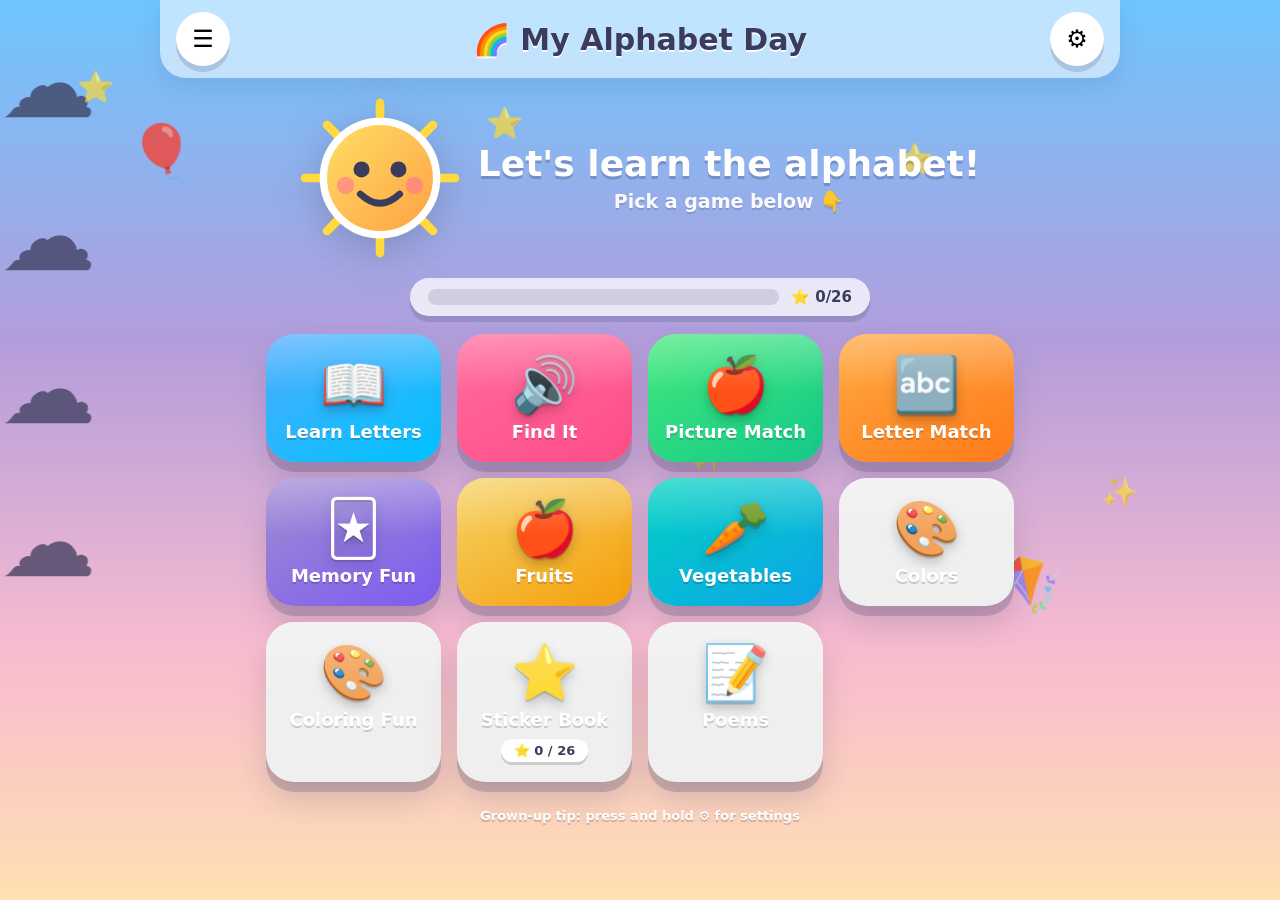
<file: My Alphabet Day.html>
<!DOCTYPE html>
<html lang="en">
<head>
  <meta charset="utf-8">
  <meta name="viewport" content="width=device-width, initial-scale=1, maximum-scale=1, user-scalable=no, viewport-fit=cover">
  <title>My Alphabet Day — Alphabet Fun for Little Learners</title>
  <meta name="description" content="A colorful alphabet game for 3-year-olds, built around everyday essentials like milk, toothbrush and soap.">
  <meta name="theme-color" content="#aee9ff">
  <meta name="mobile-web-app-capable" content="yes">
  <meta name="apple-mobile-web-app-capable" content="yes">
  <meta name="apple-mobile-web-app-status-bar-style" content="default">
  <meta name="apple-mobile-web-app-title" content="Alphabet Day">
  <style>
/* ============================================================
   My Alphabet Day — v2 playful redesign
   Sky-candy scene, gradient tiles, mascot, springy motion
   ============================================================ */

:root {
  --pink:   #ff6b9d;
  --yellow: #ffd93d;
  --green:  #6bcb77;
  --blue:   #4d96ff;
  --orange: #ff9f43;
  --purple: #a78bfa;
  --ink:    #3b3b5c;
  --paper:  #ffffff;
  --good:   #d9f7e2;
  --spring: cubic-bezier(0.34, 1.56, 0.64, 1);
  --shadow: 0 6px 0 rgba(59, 59, 92, 0.18);
}

* { box-sizing: border-box; -webkit-tap-highlight-color: transparent; }

html, body { height: 100%; }

body {
  margin: 0;
  font-family: ui-rounded, "SF Pro Rounded", "Segoe UI", system-ui, -apple-system, sans-serif;
  color: var(--ink);
  background: linear-gradient(180deg, #6ec6ff 0%, #b39ddb 38%, #f8bbd0 72%, #ffe0b2 100%);
  background-attachment: fixed;
  min-height: 100vh;
  user-select: none;
  -webkit-user-select: none;
  touch-action: manipulation;
  overflow-x: hidden;
}

button {
  font-family: inherit;
  touch-action: manipulation;
}
button:focus-visible { outline: 3px solid var(--blue); outline-offset: 2px; }

.hidden { display: none !important; }

/* ---------------- floating background scene ---------------- */

#bg {
  position: fixed;
  inset: 0;
  pointer-events: none;
  z-index: 0;
  overflow: hidden;
}

#bg .deco {
  position: absolute;
  top: -12%;
  will-change: transform;
  line-height: 1;
}
#bg .deco.cloud   { font-size: clamp(46px, 9vw, 96px); opacity: 0.75; animation: drift linear infinite; }
#bg .deco.balloon { font-size: clamp(30px, 5vw, 54px); opacity: 0.8;  animation: sway ease-in-out infinite alternate; }
#bg .deco.spark   { font-size: clamp(18px, 3vw, 30px); opacity: 0.7;  animation: twinkle ease-in-out infinite; }
#bg .deco.bubble {
  border-radius: 50%;
  background: radial-gradient(circle at 32% 30%, rgba(255, 255, 255, 0.9), rgba(255, 255, 255, 0.25));
  border: 2px solid rgba(255, 255, 255, 0.65);
  animation: rise linear infinite;
}

@keyframes drift {
  from { transform: translateX(-18vw); }
  to   { transform: translateX(118vw); }
}
@keyframes sway {
  from { transform: translateY(0) rotate(-6deg); }
  to   { transform: translateY(34px) rotate(6deg); }
}
@keyframes twinkle {
  0%, 100% { transform: scale(0.7); opacity: 0.35; }
  50%      { transform: scale(1.2); opacity: 0.9; }
}
@keyframes rise {
  from { transform: translateY(0); }
  to   { transform: translateY(-115vh); }
}

/* ---------------- top bar ---------------- */

#topbar {
  position: sticky;
  top: 0;
  z-index: 40;
  display: flex;
  align-items: center;
  gap: 12px;
  padding: max(12px, env(safe-area-inset-top)) 16px 12px;
  max-width: 960px;
  margin: 0 auto;
  background: rgba(255, 255, 255, 0.55);
  backdrop-filter: blur(14px);
  -webkit-backdrop-filter: blur(14px);
  border-radius: 0 0 26px 26px;
  box-shadow: 0 8px 24px rgba(59, 59, 92, 0.12);
}

#title {
  flex: 1;
  text-align: center;
  font-size: clamp(20px, 4vw, 30px);
  font-weight: 900;
  margin: 0;
  text-shadow: 0 2px 0 rgba(255, 255, 255, 0.85);
}

.icon-btn {
  width: 54px;
  height: 54px;
  flex: 0 0 54px;
  border: none;
  border-radius: 50%;
  background: var(--paper);
  box-shadow: var(--shadow);
  font-size: 24px;
  cursor: pointer;
  display: flex;
  align-items: center;
  justify-content: center;
  position: relative;
  overflow: hidden;
  transition: transform 0.15s var(--spring);
}
.icon-btn:active { transform: translateY(4px) scale(0.96); box-shadow: 0 2px 0 rgba(59, 59, 92, 0.18); }

.icon-btn.holding::after {
  content: "";
  position: absolute;
  inset: 0;
  background: rgba(77, 150, 255, 0.4);
  animation: fillHold 3s linear forwards;
}
@keyframes fillHold { from { clip-path: inset(0 100% 0 0); } to { clip-path: inset(0 0 0 0); } }

/* ---------------- screens ---------------- */

#screen {
  position: relative;
  z-index: 1;
  padding-bottom: max(48px, env(safe-area-inset-bottom));
  max-width: 960px;
  margin: 0 auto;
}
#screen > * { animation: fadeInUp 0.4s var(--spring) both; }

@keyframes fadeInUp {
  from { opacity: 0; transform: translateY(22px); }
  to   { opacity: 1; transform: translateY(0); }
}

/* ---------------- home hero ---------------- */

.hero {
  display: flex;
  align-items: center;
  gap: 18px;
  padding: 20px 20px 6px;
  flex-wrap: wrap;
  justify-content: center;
}

.mascot-svg {
  width: clamp(110px, 24vw, 160px);
  height: auto;
  filter: drop-shadow(0 10px 18px rgba(59, 59, 92, 0.25));
  animation: bob 3s ease-in-out infinite;
}
@keyframes bob {
  0%, 100% { transform: translateY(0) rotate(-2deg); }
  50%      { transform: translateY(-12px) rotate(2deg); }
}

.hero-text { text-align: center; }
.hero-title {
  font-size: clamp(24px, 5vw, 36px);
  font-weight: 900;
  color: #fff;
  text-shadow: 0 3px 0 rgba(59, 59, 92, 0.28);
  line-height: 1.15;
}
.hero-sub {
  margin-top: 6px;
  font-size: clamp(15px, 3vw, 19px);
  font-weight: 800;
  color: rgba(255, 255, 255, 0.95);
  text-shadow: 0 2px 0 rgba(59, 59, 92, 0.2);
}

.mini-progress {
  display: flex;
  align-items: center;
  gap: 12px;
  width: min(460px, calc(100% - 40px));
  margin: 14px auto 4px;
  background: rgba(255, 255, 255, 0.75);
  border-radius: 999px;
  padding: 10px 18px;
  box-shadow: var(--shadow);
}
.mini-bar {
  flex: 1;
  height: 16px;
  border-radius: 999px;
  background: rgba(59, 59, 92, 0.15);
  overflow: hidden;
}
.mini-fill {
  height: 100%;
  border-radius: 999px;
  background: linear-gradient(90deg, #ffd93d, #ff9f43);
  box-shadow: inset 0 -3px 0 rgba(0, 0, 0, 0.12);
  transition: width 0.6s var(--spring);
}
.mini-progress .mini-label { font-weight: 900; font-size: 15px; white-space: nowrap; }

/* ---------------- mode tiles ---------------- */

.mode-grid {
  display: grid;
  grid-template-columns: repeat(auto-fit, minmax(160px, 1fr));
  gap: 16px;
  max-width: 780px;
  margin: 18px auto 0;
  padding: 0 16px;
}

.mode-btn {
  border: none;
  cursor: pointer;
  border-radius: 28px;
  padding: 24px 12px 20px;
  color: #fff;
  font-weight: 900;
  font-size: 18px;
  display: flex;
  flex-direction: column;
  align-items: center;
  gap: 9px;
  position: relative;
  overflow: hidden;
  text-shadow: 0 2px 0 rgba(0, 0, 0, 0.16);
  box-shadow: 0 10px 0 rgba(59, 59, 92, 0.22), 0 18px 30px rgba(59, 59, 92, 0.18);
  transition: transform 0.18s var(--spring), box-shadow 0.18s;
  animation: tileIn 0.5s var(--spring) both;
}
.mode-btn:nth-child(1) { background: linear-gradient(150deg, #4facfe, #00c2ff); animation-delay: 0.03s; }
.mode-btn:nth-child(2) { background: linear-gradient(150deg, #ff6b9d, #ff4d88); animation-delay: 0.09s; }
.mode-btn:nth-child(3) { background: linear-gradient(150deg, #43e97b, #14c98a); animation-delay: 0.15s; }
.mode-btn:nth-child(4) { background: linear-gradient(150deg, #ffa940, #ff7a1a); animation-delay: 0.21s; }
.mode-btn:nth-child(5) { background: linear-gradient(150deg, #a18cd1, #7c5cf0); animation-delay: 0.27s; }
.mode-btn:nth-child(6) { background: linear-gradient(150deg, #f6d365, #f59e0b); animation-delay: 0.33s; }
.mode-btn:nth-child(7) { background: linear-gradient(150deg, #00d2c1, #0ea5e9); animation-delay: 0.39s; }

.mode-btn::after {
  content: "";
  position: absolute;
  inset: 0;
  background: linear-gradient(180deg, rgba(255, 255, 255, 0.28), transparent 45%);
  pointer-events: none;
}

.mode-btn:hover { transform: translateY(-4px) scale(1.02); }
.mode-btn:active {
  transform: translateY(6px) scale(0.97);
  box-shadow: 0 3px 0 rgba(59, 59, 92, 0.22), 0 8px 16px rgba(59, 59, 92, 0.16);
}

.mode-btn .m-emoji {
  font-size: 54px;
  line-height: 1;
  filter: drop-shadow(0 5px 6px rgba(0, 0, 0, 0.22));
  animation: float 3s ease-in-out infinite;
}
.mode-btn:nth-child(2n) .m-emoji { animation-delay: 0.5s; }
.mode-btn:nth-child(3n) .m-emoji { animation-delay: 1s; }

@keyframes tileIn {
  from { opacity: 0; transform: translateY(30px) scale(0.85); }
  to   { opacity: 1; transform: translateY(0) scale(1); }
}

.badge {
  background: rgba(255, 255, 255, 0.95);
  color: var(--ink);
  border-radius: 999px;
  font-size: 13px;
  padding: 4px 13px;
  text-shadow: none;
  box-shadow: 0 3px 0 rgba(0, 0, 0, 0.15);
}

.parent-tip {
  text-align: center;
  font-size: 13px;
  font-weight: 700;
  color: rgba(255, 255, 255, 0.95);
  text-shadow: 0 2px 0 rgba(59, 59, 92, 0.25);
  margin-top: 26px;
  padding: 0 16px;
}

/* ---------------- shared cards ---------------- */

.grid {
  max-width: 900px;
  margin: 0 auto;
  padding: 18px 16px 0;
  display: grid;
  gap: 13px;
}

.card {
  background: var(--paper);
  border: none;
  border-radius: 24px;
  box-shadow: var(--shadow);
  min-height: 96px;
  cursor: pointer;
  font-weight: 900;
  color: var(--ink);
  display: flex;
  flex-direction: column;
  align-items: center;
  justify-content: center;
  gap: 6px;
  padding: 12px 8px;
  font-size: 24px;
  position: relative;
  transition: transform 0.16s var(--spring), box-shadow 0.16s, background 0.15s;
}
.card:hover { transform: translateY(-3px); box-shadow: 0 10px 0 rgba(59, 59, 92, 0.16); }
.card:active { transform: scale(0.94); box-shadow: 0 3px 0 rgba(59, 59, 92, 0.18); }

.emoji-bubble {
  width: clamp(52px, 12vw, 68px);
  height: clamp(52px, 12vw, 68px);
  border-radius: 50%;
  display: flex;
  align-items: center;
  justify-content: center;
  font-size: clamp(30px, 7vw, 40px);
  background: var(--soft, #eef2ff);
  box-shadow: inset 0 -4px 0 rgba(59, 59, 92, 0.08);
}
.card .letter {
  font-size: clamp(22px, 5vw, 30px);
  line-height: 1;
  color: var(--accent, var(--ink));
}
.card .word { font-size: 13px; font-weight: 800; opacity: 0.6; }
.card .pair-emoji { font-size: clamp(34px, 9vw, 54px); line-height: 1.1; }
.card .lower { font-size: clamp(30px, 8vw, 44px); text-transform: lowercase; }

.card.right {
  background: var(--good);
  animation: pop 0.4s var(--spring);
  box-shadow: 0 0 0 5px rgba(107, 203, 119, 0.55), var(--shadow);
}

@keyframes pop {
  0%   { transform: scale(1); }
  45%  { transform: scale(1.14); }
  100% { transform: scale(1); }
}

/* ---------------- learn mode ---------------- */

.learn-grid { grid-template-columns: repeat(auto-fill, minmax(92px, 1fr)); }

.learn-card-wrap {
  min-width: 0;
  position: relative;
  padding-bottom: 44px;
}
.learn-card-wrap .learn-card {
  width: 100%;
}
.learn-card-speaker {
  position: absolute;
  right: 5px;
  bottom: 0;
  z-index: 2;
  width: 40px;
  height: 40px;
  padding: 0;
  border: 2px solid #fff;
  border-radius: 50%;
  background: rgba(255, 255, 255, 0.94);
  color: var(--ink);
  font-size: 18px;
  box-shadow: 0 3px 0 rgba(59, 59, 92, 0.16);
  cursor: pointer;
  touch-action: manipulation;
}
.learn-card-speaker:active { transform: scale(0.92); }

.learn-card { animation: bounceIn 0.5s var(--spring) both; }
.learn-card .emoji-bubble { animation: float 3.4s ease-in-out infinite; }

.overlay {
  position: fixed;
  inset: 0;
  background: rgba(45, 45, 74, 0.6);
  backdrop-filter: blur(4px);
  -webkit-backdrop-filter: blur(4px);
  display: flex;
  align-items: center;
  justify-content: center;
  z-index: 50;
  padding: 20px;
  animation: fadeIn 0.2s;
}

.popup {
  background: var(--paper);
  border-radius: 36px;
  padding: 34px 32px 28px;
  text-align: center;
  max-width: 430px;
  width: 100%;
  position: relative;
  box-shadow: 0 26px 70px rgba(25, 25, 50, 0.45);
  animation: bounceIn 0.45s var(--spring);
}

.close-btn {
  position: absolute;
  top: -16px;
  right: -16px;
  width: 58px;
  height: 58px;
  border: 4px solid #fff;
  border-radius: 50%;
  background: var(--pink);
  color: #fff;
  font-size: 24px;
  font-weight: 900;
  box-shadow: 0 6px 0 rgba(59, 59, 92, 0.25);
  cursor: pointer;
  transition: transform 0.15s var(--spring);
}
.close-btn:active { transform: translateY(5px) scale(0.95); }

.learn-emoji {
  width: clamp(130px, 34vw, 180px);
  height: clamp(130px, 34vw, 180px);
  margin: 0 auto;
  border-radius: 50%;
  display: flex;
  align-items: center;
  justify-content: center;
  font-size: clamp(74px, 19vw, 110px);
  background: radial-gradient(circle at 32% 26%, #fff, var(--soft, #ffe4ee));
  box-shadow: inset 0 -8px 0 rgba(59, 59, 92, 0.07), 0 10px 24px rgba(59, 59, 92, 0.14);
  animation: bob 2.6s ease-in-out infinite;
}

.learn-letter {
  font-size: clamp(66px, 16vw, 112px);
  font-weight: 900;
  line-height: 1;
  margin-top: 12px;
  background: linear-gradient(135deg, #ff6b9d 0%, #ff9f43 30%, #ffd93d 55%, #6bcb77 80%, #4d96ff 100%);
  -webkit-background-clip: text;
  background-clip: text;
  color: transparent;
  filter: drop-shadow(0 5px 0 rgba(59, 59, 92, 0.15));
}

.learn-word {
  display: inline-block;
  margin-top: 10px;
  font-size: clamp(22px, 5vw, 30px);
  font-weight: 900;
  color: #fff;
  background: var(--accent, var(--pink));
  padding: 7px 24px;
  border-radius: 999px;
  box-shadow: 0 5px 0 rgba(59, 59, 92, 0.18);
}

.learn-nav {
  display: flex;
  align-items: center;
  justify-content: space-between;
  gap: 12px;
  margin: 20px auto 0;
  max-width: 260px;
}
.learn-nav-btn {
  flex: 0 0 48px;
  width: 48px;
  height: 48px;
  padding: 0;
  border: 0;
  border-radius: 50%;
  background: var(--accent, var(--pink));
  color: #fff;
  font-size: 26px;
  font-weight: 900;
  box-shadow: 0 5px 0 rgba(59, 59, 92, 0.2);
  cursor: pointer;
  touch-action: manipulation;
}
.learn-nav-btn:active:not(:disabled) { transform: translateY(3px); }
.learn-nav-btn:disabled {
  opacity: 0.4;
  box-shadow: none;
  cursor: not-allowed;
}
.learn-nav-counter {
  min-width: 76px;
  color: var(--ink);
  font-size: 14px;
  font-weight: 900;
  text-align: center;
  white-space: nowrap;
}

.hint {
  margin-top: 14px;
  font-size: 14px;
  font-weight: 800;
  color: rgba(59, 59, 92, 0.6);
  animation: twinkle 1.8s ease-in-out infinite;
}

/* ---------------- find it ---------------- */

.find-wrap {
  max-width: 780px;
  margin: 0 auto;
  padding: 16px 16px 0;
  display: flex;
  flex-direction: column;
  align-items: center;
  gap: 20px;
}

.ask-row {
  display: flex;
  align-items: flex-start;
  gap: 12px;
  width: 100%;
  justify-content: center;
}

.ask-avatar {
  width: clamp(56px, 13vw, 74px);
  height: clamp(56px, 13vw, 74px);
  flex: 0 0 auto;
  border-radius: 50%;
  background: radial-gradient(circle at 32% 26%, #fff, #ffe4ee);
  border: 4px solid #fff;
  box-shadow: var(--shadow);
  display: flex;
  align-items: center;
  justify-content: center;
  font-size: clamp(30px, 7vw, 42px);
  animation: bob 2.8s ease-in-out infinite;
}

.speech-bubble {
  position: relative;
  background: var(--paper);
  border-radius: 24px;
  padding: 14px 18px;
  box-shadow: var(--shadow);
  display: flex;
  align-items: center;
  gap: 14px;
  flex-wrap: wrap;
  justify-content: center;
  max-width: 480px;
}
.speech-bubble::before {
  content: "";
  position: absolute;
  left: -11px;
  top: 20px;
  border: 11px solid transparent;
  border-right-color: var(--paper);
}

.prompt-text {
  font-size: clamp(18px, 4vw, 26px);
  font-weight: 900;
}

.repeat-btn {
  width: 60px;
  height: 60px;
  flex: 0 0 60px;
  border: none;
  border-radius: 50%;
  background: linear-gradient(150deg, #4facfe, #00c2ff);
  color: #fff;
  font-size: 27px;
  cursor: pointer;
  box-shadow: 0 6px 0 rgba(59, 59, 92, 0.28);
  transition: transform 0.15s var(--spring);
}
.repeat-btn:active { transform: translateY(5px) scale(0.95); box-shadow: 0 1px 0 rgba(59, 59, 92, 0.28); }
.repeat-btn.small { width: 52px; height: 52px; flex-basis: 52px; font-size: 23px; }

.choice-grid {
  display: grid;
  grid-template-columns: repeat(auto-fit, minmax(126px, 1fr));
  gap: 15px;
  width: 100%;
}
.choice-grid .card { min-height: 158px; }

/* ---------------- level stars ---------------- */

.level-stars { display: flex; gap: 7px; align-items: center; }
.level-stars .star {
  font-size: 24px;
  line-height: 1;
  filter: grayscale(1) opacity(0.45);
  transition: transform 0.3s var(--spring);
}
.level-stars .star.on {
  filter: none;
  animation: twinkle 1.6s ease-in-out infinite;
}
.level-stars .star.on:nth-child(2) { animation-delay: 0.25s; }
.level-stars .star.on:nth-child(3) { animation-delay: 0.5s; }
.level-stars .star.on:nth-child(4) { animation-delay: 0.75s; }

/* ---------------- matching games ---------------- */

.match-wrap {
  max-width: 760px;
  margin: 0 auto;
  padding: 16px 16px 0;
  display: flex;
  flex-direction: column;
  align-items: center;
  gap: 18px;
}

.match-head { display: flex; align-items: center; gap: 16px; justify-content: center; }

.match-board {
  display: flex;
  gap: clamp(14px, 5vw, 34px);
  justify-content: center;
  width: 100%;
}

.match-col-wrap {
  flex: 1;
  max-width: 250px;
  display: flex;
  flex-direction: column;
  gap: 10px;
  background: rgba(255, 255, 255, 0.42);
  border: 3px solid rgba(255, 255, 255, 0.75);
  border-radius: 28px;
  padding: 14px 14px 16px;
  backdrop-filter: blur(6px);
  -webkit-backdrop-filter: blur(6px);
  box-shadow: 0 10px 26px rgba(59, 59, 92, 0.12);
}

.col-chip {
  align-self: center;
  font-size: 26px;
  background: var(--paper);
  border-radius: 999px;
  padding: 6px 18px;
  box-shadow: var(--shadow);
  animation: pop 0.4s var(--spring);
}

.match-col { display: flex; flex-direction: column; gap: 12px; }
.match-col .card { min-height: 82px; font-size: 34px; }

.match-col .card.selected {
  background: var(--yellow);
  transform: scale(1.06) rotate(-1.5deg);
  box-shadow: 0 0 0 5px rgba(255, 217, 61, 0.55), var(--shadow);
}

.match-col .card.matched {
  background: var(--good);
  opacity: 0.85;
  box-shadow: none;
  transform: none;
  pointer-events: none;
  position: relative;
}
.match-col .card.matched::after {
  content: "✅";
  position: absolute;
  top: 6px;
  right: 8px;
  font-size: 18px;
  animation: pop 0.4s var(--spring);
}

/* ---------------- memory ---------------- */

.mem-wrap {
  display: flex;
  flex-direction: column;
  align-items: center;
  gap: 18px;
  padding: 16px 16px 0;
}

.memory-grid {
  display: grid;
  grid-template-columns: repeat(4, 1fr);
  gap: 13px;
  max-width: 490px;
  width: 100%;
}

.mem-card {
  position: relative;
  aspect-ratio: 1;
  min-height: 68px;
  border: none;
  background: transparent;
  cursor: pointer;
  padding: 0;
  perspective: 750px;
  transform: rotate(var(--rot, 0deg));
  transition: transform 0.2s var(--spring);
}
.mem-card:active { transform: rotate(var(--rot, 0deg)) scale(0.94); }

.mem-inner {
  position: absolute;
  inset: 0;
  transform-style: preserve-3d;
  transition: transform 0.4s var(--spring);
}
.mem-card.flipped .mem-inner,
.mem-card.done .mem-inner { transform: rotateY(180deg); }

.mem-face {
  position: absolute;
  inset: 0;
  backface-visibility: hidden;
  -webkit-backface-visibility: hidden;
  border-radius: 20px;
  display: flex;
  align-items: center;
  justify-content: center;
  font-weight: 900;
  box-shadow: var(--shadow);
}

.mem-back {
  background:
    radial-gradient(circle at 22% 28%, rgba(255, 255, 255, 0.35) 0 14%, transparent 15%),
    radial-gradient(circle at 74% 64%, rgba(255, 255, 255, 0.3) 0 12%, transparent 13%),
    linear-gradient(140deg, #a18cd1, #6d5ef0);
  color: #fff;
  font-size: clamp(26px, 7vw, 38px);
  border: 3px solid rgba(255, 255, 255, 0.65);
}

.mem-front {
  background: var(--paper);
  transform: rotateY(180deg);
  font-size: clamp(28px, 8vw, 46px);
  border: 3px solid #fff;
}

.mem-card.done { pointer-events: none; }
.mem-card.done .mem-front { background: var(--good); border-color: #b7ecc8; }
.mem-card.done { animation: pop 0.4s var(--spring); }

/* ---------------- sticker book ---------------- */

.sticker-wrap {
  max-width: 880px;
  margin: 0 auto;
  padding: 16px 16px 0;
  display: flex;
  flex-direction: column;
  align-items: center;
  gap: 20px;
}

.progress-wrap {
  width: min(480px, 100%);
  background: rgba(255, 255, 255, 0.8);
  border-radius: 999px;
  padding: 12px 20px;
  box-shadow: var(--shadow);
  display: flex;
  flex-direction: column;
  gap: 8px;
}
.progress-bar {
  height: 20px;
  border-radius: 999px;
  background: rgba(59, 59, 92, 0.15);
  overflow: hidden;
  box-shadow: inset 0 3px 5px rgba(59, 59, 92, 0.18);
}
.progress-fill {
  height: 100%;
  border-radius: 999px;
  background: linear-gradient(90deg, #ffd93d, #ff9f43, #ff6b9d);
  background-size: 200% 100%;
  animation: shimmer 2.4s linear infinite;
  box-shadow: inset 0 -4px 0 rgba(0, 0, 0, 0.12);
  transition: width 0.7s var(--spring);
}
@keyframes shimmer { to { background-position: 200% 0; } }
.progress-label { text-align: center; font-weight: 900; font-size: clamp(16px, 4vw, 20px); }

.sticker-grid {
  display: grid;
  grid-template-columns: repeat(auto-fill, minmax(84px, 1fr));
  gap: 14px;
  width: 100%;
}

.sticker {
  border: 4px solid var(--accent, #ffd93d);
  border-radius: 50%;
  aspect-ratio: 1;
  background: radial-gradient(circle at 32% 26%, #fff, var(--soft, #fff7dd));
  box-shadow: 0 7px 0 rgba(59, 59, 92, 0.16), 0 14px 22px rgba(59, 59, 92, 0.12);
  display: flex;
  flex-direction: column;
  align-items: center;
  justify-content: center;
  gap: 1px;
  cursor: pointer;
  font-weight: 900;
  min-height: 84px;
  padding: 6px;
  transition: transform 0.18s var(--spring);
}
.sticker:hover { transform: translateY(-4px) rotate(-3deg); }
.sticker:active { transform: scale(0.92); }
.sticker .s-emoji { font-size: clamp(30px, 7vw, 40px); line-height: 1; }
.sticker .s-letter { font-size: 15px; color: var(--accent, var(--ink)); }

.sticker.locked {
  border-style: dashed;
  border-color: rgba(59, 59, 92, 0.3);
  background: rgba(255, 255, 255, 0.4);
  color: rgba(59, 59, 92, 0.45);
  cursor: default;
  box-shadow: none;
}
.sticker.locked .s-emoji { filter: grayscale(1); opacity: 0.3; }
.sticker.locked .s-letter { color: rgba(59, 59, 92, 0.45); }
.sticker.locked::after {
  content: "🔒";
  position: absolute;
  font-size: 14px;
  transform: translate(26px, -24px);
}
.sticker { position: relative; }

/* ---------------- poems ---------------- */

.poem-list {
  max-width: 640px;
  margin: 0 auto;
  padding: 18px 16px 0;
  display: flex;
  flex-direction: column;
  gap: 15px;
}

.poem-card {
  border: none;
  border-radius: 26px;
  padding: 18px 22px;
  display: flex;
  align-items: center;
  gap: 16px;
  cursor: pointer;
  color: #fff;
  font-weight: 900;
  text-align: left;
  position: relative;
  overflow: hidden;
  background: var(--accent, #4d96ff);
  box-shadow: 0 10px 0 rgba(59, 59, 92, 0.22), 0 16px 28px rgba(59, 59, 92, 0.16);
  text-shadow: 0 2px 0 rgba(0, 0, 0, 0.18);
  transition: transform 0.18s var(--spring), box-shadow 0.18s;
  animation: tileIn 0.5s var(--spring) both;
}
.poem-card:nth-child(1) { animation-delay: 0.03s; }
.poem-card:nth-child(2) { animation-delay: 0.1s; }
.poem-card:nth-child(3) { animation-delay: 0.17s; }
.poem-card:nth-child(4) { animation-delay: 0.24s; }

.poem-card::after {
  content: "";
  position: absolute;
  inset: 0;
  background: linear-gradient(180deg, rgba(255, 255, 255, 0.28), transparent 52%);
  pointer-events: none;
}

.poem-card:hover { transform: translateY(-4px); }
.poem-card:active {
  transform: translateY(6px) scale(0.98);
  box-shadow: 0 3px 0 rgba(59, 59, 92, 0.22), 0 8px 16px rgba(59, 59, 92, 0.14);
}

.poem-emoji {
  font-size: 42px;
  line-height: 1;
  filter: drop-shadow(0 4px 5px rgba(0, 0, 0, 0.28));
  animation: float 3s ease-in-out infinite;
}
.poem-texts { display: flex; flex-direction: column; gap: 4px; }
.poem-title { font-size: clamp(17px, 4vw, 23px); line-height: 1.15; }
.poem-meta { font-size: 13px; font-weight: 700; opacity: 0.92; text-shadow: none; }

/* --- poem reader --- */

.poem-reader {
  max-width: 680px;
  margin: 0 auto;
  padding: 16px 16px 0;
  display: flex;
  flex-direction: column;
  align-items: center;
  gap: 16px;
}

.reader-head {
  display: flex;
  align-items: center;
  gap: 14px;
  justify-content: center;
  flex-wrap: wrap;
}

.reader-title {
  background: rgba(255, 255, 255, 0.88);
  padding: 11px 24px;
  border-radius: 999px;
  font-weight: 900;
  font-size: clamp(16px, 4vw, 22px);
  box-shadow: var(--shadow);
}

.poem-lines { display: flex; flex-direction: column; gap: 9px; width: 100%; }

.poem-line {
  background: rgba(255, 255, 255, 0.78);
  border: 3px solid rgba(255, 255, 255, 0.92);
  border-radius: 18px;
  padding: 11px 16px;
  font-size: clamp(17px, 4.2vw, 24px);
  font-weight: 800;
  text-align: center;
  cursor: pointer;
  box-shadow: 0 4px 0 rgba(59, 59, 92, 0.12);
  transition: background 0.25s, transform 0.25s var(--spring), box-shadow 0.25s;
}
.poem-line:hover { transform: translateY(-2px); }
.poem-line.active {
  background: var(--yellow);
  border-color: #fff;
  transform: scale(1.035);
  box-shadow: 0 7px 0 rgba(59, 59, 92, 0.18);
}

.reader-hint {
  font-size: 14px;
  font-weight: 800;
  color: rgba(255, 255, 255, 0.96);
  text-shadow: 0 2px 0 rgba(59, 59, 92, 0.28);
  text-align: center;
  padding: 0 8px;
}

/* ---------------- profile picker ---------------- */

.profile-grid {
  display: grid;
  grid-template-columns: repeat(auto-fit, minmax(135px, 1fr));
  gap: 16px;
  max-width: 680px;
  margin: 0 auto;
  padding: 22px 16px 0;
}

.profile-card {
  border: none;
  border-radius: 28px;
  background: rgba(255, 255, 255, 0.92);
  box-shadow: var(--shadow);
  padding: 24px 10px 18px;
  display: flex;
  flex-direction: column;
  align-items: center;
  gap: 9px;
  cursor: pointer;
  font-weight: 900;
  font-size: 17px;
  color: var(--ink);
  transition: transform 0.18s var(--spring), box-shadow 0.18s;
  animation: tileIn 0.5s var(--spring) both;
}
.profile-card:hover { transform: translateY(-5px); }
.profile-card:active {
  transform: translateY(5px) scale(0.97);
  box-shadow: 0 3px 0 rgba(59, 59, 92, 0.18);
}

.profile-card .p-avatar {
  font-size: 52px;
  line-height: 1;
  filter: drop-shadow(0 5px 6px rgba(0, 0, 0, 0.2));
}

.profile-card.add {
  background: rgba(255, 255, 255, 0.4);
  border: 4px dashed rgba(255, 255, 255, 0.95);
  color: #fff;
  text-shadow: 0 2px 0 rgba(59, 59, 92, 0.25);
}
.profile-card.guest { background: rgba(255, 255, 255, 0.66); }

.profile-hint {
  text-align: center;
  font-weight: 800;
  font-size: 14px;
  color: rgba(255, 255, 255, 0.96);
  text-shadow: 0 2px 0 rgba(59, 59, 92, 0.25);
  padding: 18px 16px;
}

/* create-profile modal */

.name-input {
  border: 3px solid #e4e4f0;
  border-radius: 16px;
  padding: 14px 16px;
  font-size: 19px;
  font-weight: 800;
  width: 100%;
  text-align: center;
  font-family: inherit;
  color: var(--ink);
  background: #fafaff;
}
.name-input:focus { outline: none; border-color: var(--blue); background: #fff; }
.name-input.wobble { animation: wobble 0.5s; }

.avatar-picker {
  display: grid;
  grid-template-columns: repeat(4, 1fr);
  gap: 10px;
}
.avatar-opt {
  border: 3px solid transparent;
  border-radius: 16px;
  background: #f2f3fa;
  font-size: 30px;
  padding: 9px 4px;
  cursor: pointer;
  transition: transform 0.15s var(--spring), background 0.15s, border-color 0.15s;
}
.avatar-opt:active { transform: scale(0.9); }
.avatar-opt.sel {
  border-color: var(--blue);
  background: #e3efff;
  transform: scale(1.1);
  box-shadow: 0 4px 0 rgba(59, 59, 92, 0.15);
}

/* ---------------- sidebar ---------------- */

.sidebar-overlay {
  position: fixed;
  inset: 0;
  background: rgba(20, 20, 40, 0.45);
  backdrop-filter: blur(3px);
  z-index: 50;
  transition: opacity 0.25s;
}
.sidebar-overlay.hidden { opacity: 0; pointer-events: none; }

.sidebar {
  position: fixed;
  top: 0;
  left: 0;
  bottom: 0;
  width: 280px;
  max-width: 82vw;
  background: linear-gradient(180deg, #ffffff 0%, #f3f4ff 100%);
  box-shadow: 6px 0 30px rgba(59, 59, 92, 0.25);
  z-index: 60;
  display: flex;
  flex-direction: column;
  padding: 0;
  transform: translateX(-100%);
  transition: transform 0.3s var(--spring);
  border-radius: 0 28px 28px 0;
  overflow-y: auto;
}
.sidebar:not(.hidden) { transform: translateX(0); }

.sidebar-header {
  display: flex;
  align-items: center;
  gap: 12px;
  padding: 22px 18px 16px;
  background: linear-gradient(135deg, #6c5ce7, #a29bfe);
  color: #fff;
  border-radius: 0 0 0 0;
}
.sidebar-avatar {
  font-size: 46px;
  line-height: 1;
  filter: drop-shadow(0 4px 6px rgba(0,0,0,0.25));
}
.sidebar-user { flex: 1; display: flex; flex-direction: column; gap: 2px; }
.sidebar-name { font-size: 20px; font-weight: 900; }
.sidebar-status { font-size: 12px; font-weight: 700; opacity: 0.9; }
.sidebar-close {
  background: rgba(255,255,255,0.25);
  border: none;
  color: #fff;
  width: 34px;
  height: 34px;
  border-radius: 50%;
  font-size: 18px;
  font-weight: 900;
  cursor: pointer;
  display: grid;
  place-items: center;
}
.sidebar-close:active { transform: scale(0.9); }

.sidebar-nav {
  display: flex;
  flex-direction: column;
  gap: 6px;
  padding: 16px 12px 8px;
}
.sidebar-link {
  border: none;
  background: transparent;
  text-align: left;
  padding: 14px 16px;
  font-size: 17px;
  font-weight: 800;
  color: var(--ink);
  border-radius: 16px;
  cursor: pointer;
  transition: background 0.15s, transform 0.15s;
  display: flex;
  align-items: center;
  gap: 10px;
}
.sidebar-link:hover { background: rgba(108, 92, 231, 0.1); }
.sidebar-link:active { transform: scale(0.97); background: rgba(108, 92, 231, 0.18); }

.sidebar-actions {
  display: flex;
  flex-direction: column;
  gap: 8px;
  padding: 12px 12px 24px;
  margin-top: auto;
  border-top: 2px solid rgba(108, 92, 231, 0.1);
}
.sidebar-btn {
  border: none;
  background: rgba(108, 92, 231, 0.08);
  color: var(--ink);
  padding: 13px 16px;
  font-size: 15px;
  font-weight: 800;
  border-radius: 16px;
  cursor: pointer;
  text-align: left;
  transition: transform 0.15s, background 0.15s;
}
.sidebar-btn:active { transform: scale(0.97); }
.sidebar-btn.warn { background: rgba(255, 82, 82, 0.12); color: #c0392b; }
.sidebar-btn.hidden { display: none; }

/* ---------------- auth (login / signup) ---------------- */

.auth-wrap {
  display: flex;
  justify-content: center;
  padding: 20px 16px;
}

.auth-box {
  background: rgba(255, 255, 255, 0.95);
  border-radius: 28px;
  padding: 30px 24px;
  max-width: 420px;
  width: 100%;
  box-shadow: var(--shadow);
  display: flex;
  flex-direction: column;
  gap: 14px;
  animation: tileIn 0.5s var(--spring) both;
}

.auth-box h2 {
  text-align: center;
  font-size: 24px;
  margin: 0 0 6px;
  color: var(--ink);
}

.auth-input {
  border: 3px solid #e4e4f0;
  border-radius: 16px;
  padding: 14px 16px;
  font-size: 17px;
  font-weight: 700;
  width: 100%;
  font-family: inherit;
  color: var(--ink);
  background: #fafaff;
  transition: border-color 0.15s, background 0.15s;
}
.auth-input:focus { outline: none; border-color: var(--blue); background: #fff; }

.auth-submit {
  width: 100%;
  padding: 16px;
  font-size: 18px;
  margin-top: 4px;
}

.auth-guest {
  width: 100%;
  background: rgba(108, 92, 231, 0.08);
}

.auth-switch {
  text-align: center;
  font-size: 14px;
  font-weight: 700;
  color: var(--ink);
  opacity: 0.8;
  margin: 0;
}
.auth-switch a {
  color: var(--blue);
  text-decoration: none;
  font-weight: 900;
}
.auth-switch a:hover { text-decoration: underline; }

/* ---------------- coloring ---------------- */

.coloring-wrap {
  display: flex;
  flex-direction: column;
  gap: 16px;
  padding: 10px 12px 24px;
  max-width: 720px;
  margin: 0 auto;
}

.color-palette {
  display: flex;
  flex-wrap: wrap;
  gap: 10px;
  justify-content: center;
  padding: 12px;
  background: rgba(255, 255, 255, 0.85);
  border-radius: 20px;
  box-shadow: var(--shadow);
}

.color-swatch {
  width: 44px;
  height: 44px;
  border-radius: 50%;
  border: 4px solid transparent;
  cursor: pointer;
  transition: transform 0.15s var(--spring), border-color 0.15s;
  box-shadow: 0 3px 0 rgba(59, 59, 92, 0.15);
}
.color-swatch:active { transform: scale(0.9); }
.color-swatch.sel {
  border-color: var(--ink);
  transform: scale(1.15);
  box-shadow: 0 4px 0 rgba(59, 59, 92, 0.25);
}

.coloring-grid {
  display: grid;
  grid-template-columns: repeat(auto-fit, minmax(120px, 1fr));
  gap: 14px;
}

.coloring-card {
  background: rgba(255, 255, 255, 0.9);
  border-radius: 22px;
  padding: 16px 8px;
  text-align: center;
  box-shadow: var(--shadow);
  display: flex;
  flex-direction: column;
  align-items: center;
  gap: 8px;
  animation: tileIn 0.5s var(--spring) both;
}

.coloring-emoji {
  font-size: 64px;
  line-height: 1;
  cursor: pointer;
  transition: transform 0.15s, background 0.2s;
  border-radius: 50%;
  padding: 8px;
}
.coloring-emoji:active { transform: scale(0.9); }

.coloring-name {
  font-size: 15px;
  font-weight: 900;
  color: var(--ink);
}

.coloring-hint {
  text-align: center;
  font-size: 14px;
  font-weight: 800;
  color: rgba(255, 255, 255, 0.96);
  text-shadow: 0 2px 0 rgba(59, 59, 92, 0.25);
  padding: 8px;
}

/* ---------------- profile view ---------------- */

.profile-view {
  display: flex;
  flex-direction: column;
  gap: 16px;
  padding: 10px 12px 24px;
  max-width: 480px;
  margin: 0 auto;
}

.profile-card-view {
  background: linear-gradient(135deg, #6c5ce7, #a29bfe);
  border-radius: 28px;
  padding: 30px 20px;
  text-align: center;
  color: #fff;
  box-shadow: var(--shadow);
  animation: tileIn 0.5s var(--spring) both;
}

.pv-avatar { font-size: 72px; line-height: 1; margin-bottom: 8px; }
.pv-name { font-size: 26px; font-weight: 900; margin-bottom: 4px; }
.pv-email { font-size: 14px; opacity: 0.9; margin-bottom: 4px; }
.pv-joined { font-size: 13px; opacity: 0.8; }

.forgot-result {
  background: rgba(108, 92, 231, 0.1);
  border-radius: 16px;
  padding: 14px;
  margin-top: 8px;
}

.auth-remember {
  display: flex;
  align-items: center;
  gap: 8px;
  font-size: 14px;
  font-weight: 700;
  color: var(--ink);
  cursor: pointer;
}
.auth-remember input { width: 18px; height: 18px; }

/* ---------------- fruits & vegetables ---------------- */

.fv-wrap {
  padding: 10px 12px 24px;
  max-width: 720px;
  margin: 0 auto;
}

.fv-grid {
  display: grid;
  grid-template-columns: repeat(auto-fit, minmax(110px, 1fr));
  gap: 14px;
}

.fv-card {
  background: rgba(255, 255, 255, 0.92);
  border: none;
  border-radius: 22px;
  padding: 16px 8px;
  text-align: center;
  box-shadow: var(--shadow);
  display: flex;
  flex-direction: column;
  align-items: center;
  gap: 6px;
  cursor: pointer;
  transition: transform 0.18s var(--spring);
  animation: tileIn 0.5s var(--spring) both;
}
.fv-card:hover { transform: translateY(-4px); }
.fv-card:active { transform: scale(0.95); }

.fv-emoji { font-size: 52px; line-height: 1; }
.fv-name { font-size: 15px; font-weight: 900; color: var(--ink); }

/* ---------------- colors ---------------- */

.colors-wrap {
  padding: 10px 12px 24px;
  max-width: 720px;
  margin: 0 auto;
}

.colors-grid {
  display: grid;
  grid-template-columns: repeat(auto-fit, minmax(120px, 1fr));
  gap: 14px;
}

.color-card {
  background: rgba(255, 255, 255, 0.92);
  border: none;
  border-radius: 22px;
  padding: 16px 8px;
  text-align: center;
  box-shadow: var(--shadow);
  display: flex;
  flex-direction: column;
  align-items: center;
  gap: 6px;
  cursor: pointer;
  transition: transform 0.18s var(--spring);
  animation: tileIn 0.5s var(--spring) both;
}
.color-card:hover { transform: translateY(-4px); }
.color-card:active { transform: scale(0.95); }

.color-swatch-big {
  width: 60px;
  height: 60px;
  border-radius: 50%;
  border: 4px solid rgba(59, 59, 92, 0.15);
  box-shadow: 0 4px 0 rgba(59, 59, 92, 0.12);
}
.color-name { font-size: 16px; font-weight: 900; color: var(--ink); }
.color-emoji { font-size: 24px; }

/* ---------------- fx: confetti + toasts ---------------- */

#fx {
  position: fixed;
  inset: 0;
  pointer-events: none;
  z-index: 100;
  overflow: hidden;
}

.confetti {
  position: absolute;
  top: -26px;
  width: 14px;
  height: 14px;
  border-radius: 3px;
  animation: fall linear forwards;
}
.confetti.emoji {
  background: none !important;
  border-radius: 0;
  font-size: 24px;
  width: auto;
  height: auto;
}
@keyframes fall {
  to { transform: translateY(112vh) rotate(760deg); opacity: 0.85; }
}

.toast {
  position: absolute;
  left: 50%;
  top: 15%;
  transform: translateX(-50%);
  background: var(--paper);
  border: 4px solid var(--yellow);
  padding: 14px 28px;
  border-radius: 999px;
  font-weight: 900;
  font-size: clamp(18px, 4vw, 26px);
  box-shadow: 0 14px 38px rgba(0, 0, 0, 0.3);
  white-space: nowrap;
  animation: toastPop 1.5s var(--spring) both;
}
@keyframes toastPop {
  0%   { transform: translateX(-50%) scale(0.3); opacity: 0; }
  14%  { transform: translateX(-50%) scale(1.1); opacity: 1; }
  24%  { transform: translateX(-50%) scale(1); opacity: 1; }
  80%  { transform: translateX(-50%) scale(1); opacity: 1; }
  100% { transform: translateX(-50%) scale(0.94); opacity: 0; }
}

/* ---------------- parent modal ---------------- */

.modal {
  position: fixed;
  inset: 0;
  background: rgba(30, 30, 50, 0.55);
  z-index: 60;
  display: flex;
  align-items: center;
  justify-content: center;
  padding: 20px;
}

.modal-box {
  background: var(--paper);
  border-radius: 30px;
  padding: 28px;
  max-width: 400px;
  width: 100%;
  display: flex;
  flex-direction: column;
  gap: 14px;
  box-shadow: 0 24px 70px rgba(0, 0, 0, 0.4);
  animation: bounceIn 0.4s var(--spring);
}
.modal-box h2 { margin: 0; font-size: 24px; font-weight: 900; }
.modal-note { margin: 0; font-size: 14px; opacity: 0.7; }

.p-btn {
  border: none;
  border-radius: 18px;
  padding: 17px;
  font-size: 17px;
  font-weight: 900;
  cursor: pointer;
  box-shadow: var(--shadow);
  background: var(--blue);
  color: #fff;
  transition: transform 0.15s var(--spring);
}
.p-btn:active { transform: translateY(5px); box-shadow: 0 2px 0 rgba(59, 59, 92, 0.18); }
.p-btn.warn { background: var(--pink); }
.p-btn.plain { background: #ececf4; color: var(--ink); }

/* ---------------- shared animations ---------------- */

@keyframes bounceIn {
  0%   { transform: scale(0.3); opacity: 0; }
  60%  { transform: scale(1.07); opacity: 1; }
  80%  { transform: scale(0.96); }
  100% { transform: scale(1); opacity: 1; }
}

@keyframes wobble {
  0%, 100% { transform: translateX(0); }
  20% { transform: translateX(-9px) rotate(-3deg); }
  40% { transform: translateX(8px) rotate(3deg); }
  60% { transform: translateX(-6px) rotate(-2deg); }
  80% { transform: translateX(5px) rotate(2deg); }
}

.card.wobble, .sticker.wobble { animation: wobble 0.5s; }

@keyframes float {
  0%, 100% { transform: translateY(0); }
  50% { transform: translateY(-8px); }
}

@keyframes fadeIn { from { opacity: 0; } to { opacity: 1; } }

/* ---------------- small screens ---------------- */

@media (max-width: 430px) {
  #topbar { gap: 8px; padding-left: 12px; padding-right: 12px; }
  .icon-btn { width: 48px; height: 48px; flex-basis: 48px; font-size: 21px; }
  .grid, .find-wrap, .match-wrap, .mem-wrap, .sticker-wrap { padding-left: 12px; padding-right: 12px; }
  .choice-grid { grid-template-columns: repeat(auto-fit, minmax(102px, 1fr)); }
  .choice-grid .card { min-height: 132px; }
  .match-col-wrap { padding: 10px 10px 13px; }
  .match-col .card { min-height: 72px; font-size: 30px; }
  .memory-grid { gap: 9px; }
  .speech-bubble::before { top: 16px; }
  .sticker-grid { gap: 11px; }
}

@media (prefers-reduced-motion: reduce) {
  *, *::before, *::after { animation-duration: 0.01ms !important; animation-iteration-count: 1 !important; transition-duration: 0.01ms !important; }
}

</style>
</head>
<body>

  <div id="bg" aria-hidden="true"></div>

  <header id="topbar">
    <button id="menuBtn" class="icon-btn" aria-label="Menu">☰</button>
    <button id="backBtn" class="icon-btn hidden" aria-label="Go back">←</button>
    <h1 id="title">My Alphabet Day</h1>
    <button id="parentBtn" class="icon-btn" aria-label="Grown-up settings, press and hold">⚙️</button>
  </header>

  <div id="sidebarOverlay" class="sidebar-overlay hidden"></div>
  <aside id="sidebar" class="sidebar hidden">
    <div class="sidebar-header">
      <span class="sidebar-avatar" id="sidebarAvatar">👤</span>
      <div class="sidebar-user">
        <span class="sidebar-name" id="sidebarName">Guest</span>
        <span class="sidebar-status" id="sidebarStatus">Not logged in</span>
      </div>
      <button id="sidebarClose" class="sidebar-close" aria-label="Close menu">✕</button>
    </div>
    <nav class="sidebar-nav">
      <button class="sidebar-link" data-go="home">🏠 Home</button>
      <button class="sidebar-link" data-go="profile">👤 Profile</button>
      <button class="sidebar-link" data-go="fruits">🍎 Fruits</button>
      <button class="sidebar-link" data-go="vegetables">🥕 Vegetables</button>
      <button class="sidebar-link" data-go="colors">🎨 Colors</button>
      <button class="sidebar-link" data-go="poems">📝 Poems</button>
      <button class="sidebar-link" data-go="stickers">⭐ Stickers</button>
    </nav>
    <div class="sidebar-actions">
      <button id="sidebarLogin" class="sidebar-btn">🔑 Login / Switch Player</button>
      <button id="sidebarLogout" class="sidebar-btn hidden">🚪 Logout</button>
      <button id="sidebarSpeech" class="sidebar-btn">🔊 Speech: On</button>
      <button id="sidebarReset" class="sidebar-btn warn">🧹 Reset Progress</button>
    </div>
  </aside>

  <main id="screen"></main>

  <div id="fx" aria-hidden="true"></div>

  <div id="parentModal" class="modal hidden">
    <div class="modal-box">
      <h2>👨‍👩‍👧 Grown-ups only</h2>
      <p class="modal-note">Press and hold the ⚙️ button for 3 seconds to reopen this menu.</p>
      <button id="speechToggle" class="p-btn">🔊 Speech: On</button>
      <button id="switchBtn" class="p-btn hidden">🔄 Switch player</button>
      <button id="resetBtn" class="p-btn warn">🧹 Reset all progress</button>
      <button id="closeParent" class="p-btn plain">Close</button>
    </div>
  </div>

  <noscript>
    <p style="text-align:center;font-size:20px;padding:40px">Please enable JavaScript to play.</p>
  </noscript>

  <script>
/* My Alphabet Day — daily-life essentials for every letter */
const ALPHABET = [
  { letter: "A", word: "Apple",      emoji: "🍎" },
  { letter: "B", word: "Ball",       emoji: "⚽" },
  { letter: "C", word: "Cup",        emoji: "☕" },
  { letter: "D", word: "Door",       emoji: "🚪" },
  { letter: "E", word: "Egg",        emoji: "🥚" },
  { letter: "F", word: "Fork",       emoji: "🍴" },
  { letter: "G", word: "Grapes",     emoji: "🍇" },
  { letter: "H", word: "Hat",        emoji: "🎩" },
  { letter: "I", word: "Ice Cream",  emoji: "🍦" },
  { letter: "J", word: "Juice",      emoji: "🧃" },
  { letter: "K", word: "Keys",       emoji: "🔑" },
  { letter: "L", word: "Lamp",       emoji: "💡" },
  { letter: "M", word: "Milk",       emoji: "🥛" },
  { letter: "N", word: "Napkin",     emoji: "🧻" },
  { letter: "O", word: "Orange",     emoji: "🍊" },
  { letter: "P", word: "Plate",      emoji: "🍽️" },
  { letter: "Q", word: "Quilt",      emoji: "🛏️" },
  { letter: "R", word: "Rice",       emoji: "🍚" },
  { letter: "S", word: "Soap",       emoji: "🧼" },
  { letter: "T", word: "Toothbrush", emoji: "🪥" },
  { letter: "U", word: "Umbrella",   emoji: "☂️" },
  { letter: "V", word: "Vegetables", emoji: "🥦" },
  { letter: "W", word: "Water",      emoji: "💧" },
  { letter: "X", word: "Xylophone",  emoji: "🎵" },
  { letter: "Y", word: "Yogurt",     emoji: "🥣" },
  { letter: "Z", word: "Zipper",     emoji: "🧥" },
];

/* Phonics sounds for each letter (short vowel / consonant sound) */
const PHONICS = {
  A: "ah", B: "buh", C: "kuh", D: "duh", E: "eh", F: "fuh",
  G: "guh", H: "huh", I: "ih", J: "juh", K: "kuh", L: "luh",
  M: "muh", N: "nuh", O: "oh", P: "puh", Q: "kwuh", R: "ruh",
  S: "sss", T: "tuh", U: "uh", V: "vuh", W: "wuh", X: "ks",
  Y: "yuh", Z: "zzz",
};

/* Extra fruits & vegetables for coloring and matching games */
const FRUITS = [
  { name: "Apple",      emoji: "🍎", color: "#ff3b30" },
  { name: "Banana",     emoji: "🍌", color: "#ffcc00" },
  { name: "Orange",     emoji: "🍊", color: "#ff9500" },
  { name: "Grapes",     emoji: "🍇", color: "#af52de" },
  { name: "Strawberry", emoji: "🍓", color: "#ff2d55" },
  { name: "Watermelon", emoji: "🍉", color: "#34c759" },
  { name: "Mango",      emoji: "🥭", color: "#ff9500" },
  { name: "Pineapple",  emoji: "🍍", color: "#ffcc00" },
  { name: "Peach",      emoji: "🍑", color: "#ff9f89" },
  { name: "Cherry",     emoji: "🍒", color: "#ff3b30" },
  { name: "Lemon",      emoji: "🍋", color: "#ffcc00" },
  { name: "Coconut",    emoji: "🥥", color: "#8b5a2b" },
  { name: "Avocado",    emoji: "🥑", color: "#34c759" },
];

const VEGETABLES = [
  { name: "Carrot",     emoji: "🥕", color: "#ff9500" },
  { name: "Broccoli",   emoji: "🥦", color: "#34c759" },
  { name: "Tomato",     emoji: "🍅", color: "#ff3b30" },
  { name: "Corn",       emoji: "🌽", color: "#ffcc00" },
  { name: "Cucumber",   emoji: "🥒", color: "#34c759" },
  { name: "Potato",     emoji: "🥔", color: "#c4a882" },
  { name: "Onion",      emoji: "🧅", color: "#d4a574" },
  { name: "Pepper",     emoji: "🌶️", color: "#ff3b30" },
  { name: "Eggplant",   emoji: "🍆", color: "#af52de" },
  { name: "Garlic",     emoji: "🧄", color: "#f5f5dc" },
  { name: "Mushroom",   emoji: "🍄", color: "#d4a574" },
  { name: "Lettuce",    emoji: "🥬", color: "#34c759" },
  { name: "Pumpkin",    emoji: "🎃", color: "#ff9500" },
];

const FRUITS_VEGGIES = [...FRUITS, ...VEGETABLES];

/* Poems — read aloud line by line with highlighting.
   Classic nursery rhymes are traditional/public domain. */
const POEMS = [
  {
    id: "twinkle",
    title: "Twinkle, Twinkle, Little Star",
    emoji: "⭐",
    lines: [
      "Twinkle, twinkle, little star,",
      "How I wonder what you are!",
      "Up above the world so high,",
      "Like a diamond in the sky.",
      "Twinkle, twinkle, little star,",
      "How I wonder what you are!",
    ],
  },
  {
    id: "baa",
    title: "Baa Baa Black Sheep",
    emoji: "🐑",
    lines: [
      "Baa, baa, black sheep,",
      "Have you any wool?",
      "Yes, sir, yes, sir,",
      "Three bags full.",
      "One for the master,",
      "One for the dame,",
      "And one for the little boy",
      "Who lives down the lane.",
    ],
  },
  {
    id: "humpty",
    title: "Humpty Dumpty",
    emoji: "🥚",
    lines: [
      "Humpty Dumpty sat on a wall,",
      "Humpty Dumpty had a great fall.",
      "All the king's horses and all the king's men",
      "Couldn't put Humpty together again.",
    ],
  },
  {
    id: "mary",
    title: "Mary Had a Little Lamb",
    emoji: "🐑",
    lines: [
      "Mary had a little lamb,",
      "Its fleece was white as snow;",
      "And everywhere that Mary went,",
      "The lamb was sure to go.",
      "It followed her to school one day,",
      "Which was against the rule;",
      "It made the children laugh and play,",
      "To see a lamb at school.",
    ],
  },
  {
    id: "jack",
    title: "Jack and Jill",
    emoji: "🪣",
    lines: [
      "Jack and Jill went up the hill",
      "To fetch a pail of water.",
      "Jack fell down and broke his crown,",
      "And Jill came tumbling after.",
    ],
  },
  {
    id: "rowboat",
    title: "Row, Row, Row Your Boat",
    emoji: "🚣",
    lines: [
      "Row, row, row your boat,",
      "Gently down the stream.",
      "Merrily, merrily, merrily, merrily,",
      "Life is but a dream.",
    ],
  },
  {
    id: "spider",
    title: "Itsy Bitsy Spider",
    emoji: "🕷️",
    lines: [
      "The itsy bitsy spider",
      "Climbed up the water spout.",
      "Down came the rain",
      "And washed the spider out.",
      "Out came the sun",
      "And dried up all the rain,",
      "And the itsy bitsy spider",
      "Climbed up the spout again.",
    ],
  },
  {
    id: "hickory",
    title: "Hickory Dickory Dock",
    emoji: "🐭",
    lines: [
      "Hickory dickory dock,",
      "The mouse ran up the clock.",
      "The clock struck one,",
      "The mouse ran down,",
      "Hickory dickory dock.",
    ],
  },
  {
    id: "diddle",
    title: "Hey Diddle Diddle",
    emoji: "🐱",
    lines: [
      "Hey diddle diddle,",
      "The cat and the fiddle,",
      "The cow jumped over the moon.",
      "The little dog laughed",
      "To see such sport,",
      "And the dish ran away with the spoon.",
    ],
  },
  {
    id: "london",
    title: "London Bridge",
    emoji: "🌉",
    lines: [
      "London Bridge is falling down,",
      "Falling down, falling down.",
      "London Bridge is falling down,",
      "My fair lady.",
    ],
  },
  {
    id: "patcake",
    title: "Pat-a-Cake",
    emoji: "🍰",
    lines: [
      "Pat-a-cake, pat-a-cake,",
      "Baker's man.",
      "Bake me a cake",
      "As fast as you can.",
      "Pat it and prick it",
      "And mark it with B,",
      "And put it in the oven",
      "For baby and me.",
    ],
  },
  {
    id: "rainrain",
    title: "Rain, Rain, Go Away",
    emoji: "🌧️",
    lines: [
      "Rain, rain, go away,",
      "Come again another day.",
      "Little Johnny wants to play.",
      "Rain, rain, go away.",
    ],
  },
  {
    id: "bopeep",
    title: "Little Bo Peep",
    emoji: "🐑",
    lines: [
      "Little Bo Peep has lost her sheep,",
      "And doesn't know where to find them.",
      "Leave them alone, and they'll come home,",
      "Wagging their tails behind them.",
    ],
  },
  {
    id: "muffet",
    title: "Little Miss Muffet",
    emoji: "🕷️",
    lines: [
      "Little Miss Muffet",
      "Sat on a tuffet,",
      "Eating her curds and whey.",
      "Along came a spider",
      "Who sat down beside her,",
      "And frightened Miss Muffet away.",
    ],
  },
  {
    id: "buckle",
    title: "One, Two, Buckle My Shoe",
    emoji: "👟",
    lines: [
      "One, two, buckle my shoe.",
      "Three, four, knock at the door.",
      "Five, six, pick up sticks.",
      "Seven, eight, lay them straight.",
      "Nine, ten, a big fat hen.",
    ],
  },
  {
    id: "macdonald",
    title: "Old MacDonald Had a Farm",
    emoji: "🐄",
    lines: [
      "Old MacDonald had a farm,",
      "E-I-E-I-O.",
      "And on that farm he had a cow,",
      "E-I-E-I-O.",
      "With a moo moo here,",
      "And a moo moo there,",
      "Here a moo, there a moo,",
      "Everywhere a moo moo.",
      "Old MacDonald had a farm,",
      "E-I-E-I-O.",
    ],
  },
  {
    id: "ringrosie",
    title: "Ring Around the Rosie",
    emoji: "🌹",
    lines: [
      "Ring around the rosie,",
      "A pocket full of posies.",
      "Ashes, ashes,",
      "We all fall down!",
    ],
  },
  {
    id: "threeblind",
    title: "Three Blind Mice",
    emoji: "🐭",
    lines: [
      "Three blind mice,",
      "Three blind mice.",
      "See how they run,",
      "See how they run.",
      "They all ran after the farmer's wife,",
      "Who cut off their tails with a carving knife.",
      "Did you ever see such a sight in your life,",
      "As three blind mice?",
    ],
  },
  {
    id: "abc",
    title: "My Alphabet Poem",
    emoji: "📝",
    lines: [
      "A is for apple, crisp and sweet.",
      "B is for ball; bounce to the beat.",
      "C is for cup; sip milk with glee.",
      "D is for door; come play with me.",
      "E is for egg, a tasty treat.",
      "F is for fork, to help us eat.",
      "G is for grapes that grow on vines.",
      "H is for hat that fits just fine.",
      "I is for ice cream, cold and sweet.",
      "J is for juice, a fruity treat.",
      "K is for keys that jingle bright.",
      "L is for lamp to light the night.",
      "M is for milk, cool in a cup.",
      "N is for napkins; pick one up.",
      "O is for orange, round and sweet.",
      "P is for plate, a tasty treat.",
      "Q is for quilt, cozy at night.",
      "R is for rice, a yummy bite.",
      "S is for soap to scrub and shine.",
      "T is for toothbrush, teeth so fine.",
      "U is for umbrella; stay dry.",
      "V is for veggies; please do try.",
      "W is for water, sip each day.",
      "X is for xylophone; hooray.",
      "Y is for yogurt, cool and white.",
      "Z is for zipper, pull it tight.",
    ],
  },
];
</script>
  <script>
/* ============================================================
   My Alphabet Day — game engine
   Modes: Learn, Find It, Picture Match, Letter Match, Memory
   ============================================================ */

(function () {
  "use strict";

  /* ------------------------------ storage ------------------------------ */

  const LS = {
    get(k, d) {
      try { const r = localStorage.getItem("mad:" + k); return r == null ? d : JSON.parse(r); }
      catch (e) { return d; }
    },
    set(k, v) {
      try { localStorage.setItem("mad:" + k, JSON.stringify(v)); } catch (e) {}
      scheduleSave();
    },
    del(k) { try { localStorage.removeItem("mad:" + k); } catch (e) {} },
  };

  /* ------------------------- server API (MariaDB) ------------------------- */

  const API_URL = "api.php";
  let serverMode = false;
  let activeProfile = null;
  let saveTimer = null;

  async function apiCall(action, params, method) {
    let url = API_URL + "?action=" + encodeURIComponent(action);
    const opts = { method: method || "GET" };
    if (method === "POST" && params) {
      opts.headers = { "Content-Type": "application/x-www-form-urlencoded" };
      opts.body = new URLSearchParams(params).toString();
    } else if (params) {
      url += "&" + new URLSearchParams(params).toString();
    }
    const ctrl = typeof AbortController !== "undefined" ? new AbortController() : null;
    if (ctrl) {
      opts.signal = ctrl.signal;
      setTimeout(() => ctrl.abort(), 4000);
    }
    try {
      const res = await fetch(url, opts);
      if (!res.ok) return null;
      return await res.json();
    } catch (e) {
      return null;
    }
  }

  function scheduleSave() {
    if (!serverMode || !activeProfile) return;
    if (saveTimer) clearTimeout(saveTimer);
    saveTimer = setTimeout(saveNow, 700);
  }

  async function saveNow() {
    if (saveTimer) { clearTimeout(saveTimer); saveTimer = null; }
    if (!serverMode || !activeProfile) return;
    await apiCall("save", {
      id: activeProfile.id,
      stickers: JSON.stringify(stickers),
      levels: JSON.stringify(levels),
      speech_on: speechOn ? 1 : 0,
    }, "POST");
  }

  let stickers = LS.get("stickers", {});
  let speechOn = LS.get("speechOn", true);
  let levels = LS.get("levels", {});

  /* ------------------------------ helpers ------------------------------ */

  const $ = (s, r) => (r || document).querySelector(s);

  function el(tag, cls, html) {
    const n = document.createElement(tag);
    if (cls) n.className = cls;
    if (html != null) n.innerHTML = html;
    return n;
  }

  function shuffle(a) {
    a = a.slice();
    for (let i = a.length - 1; i > 0; i--) {
      const j = (Math.random() * (i + 1)) | 0;
      const t = a[i]; a[i] = a[j]; a[j] = t;
    }
    return a;
  }

  function pick(arr, n) { return shuffle(arr).slice(0, n); }

  function byLetter(l) { return ALPHABET.find(x => x.letter === l); }

  function pickLetterAvoiding(exclude) {
    let l;
    do { l = ALPHABET[(Math.random() * ALPHABET.length) | 0].letter; }
    while (exclude && l === exclude && ALPHABET.length > 1);
    return l;
  }

  // Round tokens kill any pending timers when the screen or round changes.
  let token = 0;
  function later(fn, ms) {
    const t = token;
    setTimeout(() => { if (t === token) fn(); }, ms);
  }

  function wobble(node) {
    node.classList.remove("wobble");
    void node.offsetWidth; // restart animation
    node.classList.add("wobble");
  }

  /* ------------------------------ colors & scene ------------------------------ */

  const TINTS = [
    ["#ff6b9d", "#ffe4ee"], ["#4d96ff", "#e3efff"], ["#6bcb77", "#e3f8ea"],
    ["#ff9f43", "#fff0de"], ["#a78bfa", "#efeaff"], ["#f43f5e", "#ffe4e9"],
    ["#0ea5e9", "#e0f4ff"], ["#f59e0b", "#fff4d6"], ["#10b981", "#dcfcef"],
    ["#8b5cf6", "#ece4ff"], ["#ec4899", "#fde4f1"], ["#14b8a6", "#d9f5f1"],
  ];
  function tintFor(i) { return TINTS[i % TINTS.length]; }
  function tintStyle(i) {
    const t = tintFor(i);
    return `--accent:${t[0]};--soft:${t[1]}`;
  }

  const AVATARS = ["🐻", "🦊", "🐼", "🐸", "🐱", "🐰", "🐨", "🐵"];
  const CONFETTI_EMOJI = ["🎉", "⭐", "✨", "🍬", "🎈", "🌟"];

  // Floating sky decorations (runs once at boot)
  function initBg() {
    const bg = document.getElementById("bg");
    if (!bg) return;
    const add = (cls, html, style) => {
      const n = el("span", "deco " + cls, html);
      n.style.cssText = style;
      bg.appendChild(n);
    };
    // clouds drifting across
    for (let i = 0; i < 4; i++) {
      add("cloud", "☁️",
        `top:${4 + i * 17}%;animation-duration:${46 + i * 14}s;animation-delay:-${i * 17}s`);
    }
    // balloons swaying
    for (let i = 0; i < 3; i++) {
      add("balloon", ["🎈", "🎀", "🪁"][i],
        `left:${10 + i * 34}%;animation-duration:${3.4 + i * 0.9}s;animation-delay:-${i * 1.3}s;top:${14 + i * 24}%`);
    }
    // twinkling sparkles
    for (let i = 0; i < 6; i++) {
      add("spark", i % 2 ? "✨" : "⭐",
        `left:${6 + i * 16}%;top:${8 + ((i * 37) % 70)}%;animation-duration:${2 + (i % 3)}s;animation-delay:-${i * 0.7}s`);
    }
    // rising soap bubbles
    for (let i = 0; i < 5; i++) {
      const size = 16 + ((i * 13) % 30);
      add("bubble", "",
        `left:${8 + i * 19}%;bottom:-8%;width:${size}px;height:${size}px;` +
        `animation-duration:${11 + i * 3}s;animation-delay:-${i * 4}s`);
    }
  }

  /* ------------------------------ speech ------------------------------ */

  let voices = [];
  function refreshVoices() {
    try { voices = speechSynthesis.getVoices() || []; } catch (e) { voices = []; }
  }
  if ("speechSynthesis" in window) {
    refreshVoices();
    speechSynthesis.onvoiceschanged = refreshVoices;
  }

  let lastThrottle = 0;

  function pickVoice() {
    const en = voices.filter(v => v.lang && /^en/i.test(v.lang));
    return (
      en.find(v => /samantha|zira|aria|jenny|female|google us english/i.test(v.name || "")) ||
      en[0]
    );
  }

  function speak(text, opts) {
    opts = opts || {};
    if (!("speechSynthesis" in window) || !text) return;
    if (!speechOn && !opts.force) return;
    if (opts.throttle) {
      const now = Date.now();
      if (now - lastThrottle < 1600) return;
      lastThrottle = now;
    }
    try {
      speechSynthesis.cancel();
      const u = new SpeechSynthesisUtterance(text);
      u.rate = opts.rate == null ? 0.85 : opts.rate;
      u.pitch = opts.pitch == null ? 1.1 : opts.pitch;
      u.volume = opts.volume == null ? 1 : opts.volume;
      const chosen = pickVoice();
      if (chosen) u.voice = chosen;
      speechSynthesis.speak(u);
    } catch (e) {}
  }

  /* ------------------------------ sounds ------------------------------ */

  let actx = null;
  function audio() {
    if (!actx) {
      const AC = window.AudioContext || window.webkitAudioContext;
      if (!AC) return null;
      actx = new AC();
    }
    if (actx.state === "suspended") actx.resume().catch(() => {});
    return actx;
  }

  function tone(freq, delay, dur, type, vol) {
    const c = audio();
    if (!c) return;
    try {
      const t0 = c.currentTime + (delay || 0);
      const osc = c.createOscillator();
      const g = c.createGain();
      osc.type = type || "sine";
      osc.frequency.setValueAtTime(freq, t0);
      g.gain.setValueAtTime(0.0001, t0);
      g.gain.exponentialRampToValueAtTime(vol || 0.15, t0 + 0.02);
      g.gain.exponentialRampToValueAtTime(0.0001, t0 + dur);
      osc.connect(g);
      g.connect(c.destination);
      osc.start(t0);
      osc.stop(t0 + dur + 0.06);
    } catch (e) {}
  }

  const snd = {
    correct() { [523.25, 659.25, 783.99].forEach((f, i) => tone(f, i * 0.08, 0.22, "triangle", 0.15)); },
    wrong()   { tone(340, 0, 0.14, "sine", 0.11); tone(262, 0.13, 0.18, "sine", 0.11); },
    fanfare() {
      [523.25, 659.25, 783.99, 1046.5].forEach((f, i) => tone(f, i * 0.1, 0.3, "triangle", 0.15));
      tone(1318.5, 0.42, 0.4, "triangle", 0.13);
    },
    pop()    { tone(700, 0, 0.07, "square", 0.07); tone(1150, 0.05, 0.09, "square", 0.06); },
    flip()   { tone(520, 0, 0.06, "triangle", 0.08); },
    sticker(){ tone(880, 0, 0.08, "sine", 0.13); tone(1318.5, 0.07, 0.13, "sine", 0.11); },
  };

  // Unlock audio on the first touch anywhere.
  document.addEventListener("pointerdown", function unlock() {
    audio();
    document.removeEventListener("pointerdown", unlock);
  });

  /* ------------------------------ fx ------------------------------ */

  const fx = $("#fx");

  function confetti(count) {
    const colors = ["#ff6b9d", "#ffd93d", "#6bcb77", "#4d96ff", "#ff9f43", "#a78bfa"];
    for (let i = 0; i < (count || 22); i++) {
      const isEmoji = i % 4 === 3;
      const p = el("span", "confetti" + (isEmoji ? " emoji" : ""),
        isEmoji ? CONFETTI_EMOJI[(Math.random() * CONFETTI_EMOJI.length) | 0] : "");
      p.style.left = (5 + Math.random() * 90) + "vw";
      if (!isEmoji) {
        p.style.background = colors[(Math.random() * colors.length) | 0];
        if (Math.random() < 0.4) p.style.borderRadius = "50%";
      }
      p.style.animationDuration = (0.9 + Math.random() * 0.8) + "s";
      p.style.animationDelay = (Math.random() * 0.35) + "s";
      fx.appendChild(p);
      setTimeout(() => p.remove(), 2400);
    }
  }

  function toast(msg) {
    fx.querySelectorAll(".toast").forEach(t => t.remove());
    const t = el("div", "toast", msg);
    fx.appendChild(t);
    setTimeout(() => t.remove(), 1600);
  }

  /* ------------------------------ stickers ------------------------------ */

  function stickerCount() {
    return Object.keys(stickers).filter(k => stickers[k]).length;
  }

  function award(letter) {
    if (stickers[letter]) return false;
    stickers[letter] = true;
    LS.set("stickers", stickers);
    snd.sticker();
    const item = byLetter(letter);
    toast(`⭐ New sticker! ${item ? item.emoji : ""} ${letter}`);
    confetti(10);
    return true;
  }

  /* ------------------------------ difficulty ------------------------------ */

  const MAX_LEVEL = { find: 2, matchPic: 2, matchCase: 2, memory: 3 };
  const streaks = {};
  const misses = {};

  function levelOf(g) { const v = levels[g]; return typeof v === "number" ? v : 0; }

  function noteCorrect(g) {
    streaks[g] = (streaks[g] || 0) + 1;
    misses[g] = 0;
    if (streaks[g] >= 3 && levelOf(g) < MAX_LEVEL[g]) {
      levels[g] = levelOf(g) + 1;
      LS.set("levels", levels);
      streaks[g] = 0;
      snd.fanfare();
      toast("🌟 Level up!");
    }
  }

  function noteWrong(g) {
    streaks[g] = 0;
    misses[g] = (misses[g] || 0) + 1;
    if (misses[g] >= 3 && levelOf(g) > 0) {
      levels[g] = levelOf(g) - 1;
      LS.set("levels", levels);
      misses[g] = 0;
    }
  }

  function levelStars(g) {
    const wrap = el("div", "level-stars");
    const total = MAX_LEVEL[g] + 1;
    for (let i = 0; i < total; i++) {
      wrap.appendChild(el("span", "star" + (i <= levelOf(g) ? " on" : ""), i <= levelOf(g) ? "⭐" : "☆"));
    }
    return wrap;
  }

  /* ------------------------------ navigation ------------------------------ */

  const screenRoot = $("#screen");
  const titleEl = $("#title");
  const backBtn = $("#backBtn");

  let current = "home";

  function go(name, arg) {
    token++;
    stopPoemAudio();
    try { if ("speechSynthesis" in window) speechSynthesis.cancel(); } catch (e) {}
    current = name;
    screenRoot.innerHTML = "";
    backBtn.classList.toggle("hidden", name === "home" || name === "auth" || name === "forgot" || name === "reset");
    VIEWS[name](arg);
    window.scrollTo(0, 0);
  }

  backBtn.addEventListener("click", () => {
    snd.pop();
    if (current === "poemReader") go("poems");
    else if (current === "auth") go(serverMode ? "home" : "home");
    else go("home");
  });

  /* ------------------------------ views ------------------------------ */

  const VIEWS = {};

  /* -------- home -------- */

  VIEWS.home = function () {
    titleEl.textContent = "🌈 My Alphabet Day";

    // --- hero: sun mascot + greeting + sticker progress ---
    const count = stickerCount();
    const pct = Math.round((count / 26) * 100);
    const hero = el("div", "hero", `
      <svg class="mascot-svg" viewBox="0 0 130 130" role="img" aria-label="Smiling sun">
        <defs>
          <linearGradient id="sunGrad" x1="0" y1="0" x2="1" y2="1">
            <stop offset="0" stop-color="#ffe066"/>
            <stop offset="1" stop-color="#ff9f43"/>
          </linearGradient>
        </defs>
        <g stroke="#ffd93d" stroke-width="7" stroke-linecap="round">
          <line x1="65" y1="4"  x2="65" y2="18"/>
          <line x1="65" y1="112" x2="65" y2="126"/>
          <line x1="4"  y1="65" x2="18" y2="65"/>
          <line x1="112" y1="65" x2="126" y2="65"/>
          <line x1="22" y1="22" x2="32" y2="32"/>
          <line x1="98" y1="98" x2="108" y2="108"/>
          <line x1="108" y1="22" x2="98" y2="32"/>
          <line x1="32" y1="98" x2="22" y2="108"/>
        </g>
        <circle cx="65" cy="65" r="46" fill="url(#sunGrad)" stroke="#fff" stroke-width="6"/>
        <circle cx="50" cy="58" r="6.5" fill="#3b3b5c"/>
        <circle cx="80" cy="58" r="6.5" fill="#3b3b5c"/>
        <circle cx="37" cy="71" r="7" fill="#ff6b9d" opacity="0.55"/>
        <circle cx="93" cy="71" r="7" fill="#ff6b9d" opacity="0.55"/>
        <path d="M49 78 Q65 93 81 78" stroke="#3b3b5c" stroke-width="5.5" fill="none" stroke-linecap="round"/>
      </svg>
      <div class="hero-text">
        <div class="hero-title">Let's learn the alphabet!</div>
        <div class="hero-sub">${activeProfile
          ? "Hi " + escapeHtml(activeProfile.name) + "! Pick a game below 👇"
          : "Pick a game below 👇"}</div>
      </div>`);

    const progress = el("div", "mini-progress", `
      <div class="mini-bar"><div class="mini-fill" style="width:${pct}%"></div></div>
      <span class="mini-label">⭐ ${count}/26</span>`);

    const grid = el("div", "mode-grid");

    const modes = [
      { id: "learn",     emoji: "📖", label: "Learn Letters" },
      { id: "find",      emoji: "🔊", label: "Find It" },
      { id: "matchPic",  emoji: "🍎", label: "Picture Match" },
      { id: "matchCase", emoji: "🔤", label: "Letter Match" },
      { id: "memory",    emoji: "🃏", label: "Memory Fun" },
      { id: "fruits",     emoji: "🍎", label: "Fruits" },
      { id: "vegetables", emoji: "🥕", label: "Vegetables" },
      { id: "colors",     emoji: "🎨", label: "Colors" },
      { id: "coloring",  emoji: "🎨", label: "Coloring Fun" },
      { id: "stickers",  emoji: "⭐", label: "Sticker Book", badge: count + " / 26" },
      { id: "poems",     emoji: "📝", label: "Poems" },
    ];

    modes.forEach(m => {
      const b = el(
        "button",
        "mode-btn",
        `<span class="m-emoji">${m.emoji}</span><span>${m.label}</span>` +
        (m.badge ? `<span class="badge">⭐ ${m.badge}</span>` : "")
      );
      b.addEventListener("click", () => { snd.pop(); go(m.id); });
      grid.appendChild(b);
    });

    const tip = el("div", "parent-tip", "Grown-up tip: press and hold ⚙️ for settings");
    screenRoot.append(hero, progress, grid, tip);
  };

  /* -------- profile picker (server mode) -------- */

  function escapeHtml(s) {
    return String(s).replace(/[&<>"']/g, c =>
      ({ "&": "&amp;", "<": "&lt;", ">": "&gt;", '"': "&quot;", "'": "&#39;" }[c]));
  }

  VIEWS.auth = function (mode) {
    mode = mode || "login";
    titleEl.textContent = mode === "login" ? "🔑 Login" : "📝 Sign Up";

    const wrap = el("div", "auth-wrap");

    if (mode === "login") {
      const box = el("div", "auth-box", `
        <h2>Welcome back! 👋</h2>
        <input class="auth-input" type="email" id="authEmail" placeholder="Email" autocomplete="email">
        <input class="auth-input" type="password" id="authPass" placeholder="Password" autocomplete="current-password">
        <label class="auth-remember"><input type="checkbox" id="authRemember"> Remember me</label>
        <button class="p-btn auth-submit" id="authLoginBtn">🔑 Login</button>
        <p class="auth-switch"><a href="#" id="forgotPassLink">Forgot password?</a> · <a href="#" id="switchToSignup">Sign up</a></p>
        <button class="p-btn plain auth-guest" id="authGuestBtn">👤 Continue as Guest</button>
      `);
      wrap.appendChild(box);

      screenRoot.appendChild(wrap);

      const emailInput = box.querySelector("#authEmail");
      const passInput = box.querySelector("#authPass");

      box.querySelector("#authLoginBtn").addEventListener("click", async () => {
        const email = emailInput.value.trim();
        const password = passInput.value;
        if (!email || !password) {
          toast("⚠️ Enter email and password");
          snd.wrong();
          return;
        }
        const data = await apiCall("login", { email, password }, "POST");
        if (!data || !data.ok) {
          toast("❌ " + (data && data.error === "invalid_credentials" ? "Wrong email or password" : "Login failed"));
          snd.wrong();
          return;
        }
        await loadProfileById(data.id, data.name, data.avatar);
      });

      box.querySelector("#switchToSignup").addEventListener("click", (e) => {
        e.preventDefault();
        snd.pop();
        go("auth", "signup");
      });

      const forgotLink = box.querySelector("#forgotPassLink");
      if (forgotLink) {
        forgotLink.addEventListener("click", (e) => {
          e.preventDefault();
          snd.pop();
          go("forgot");
        });
      }

      box.querySelector("#authGuestBtn").addEventListener("click", () => {
        snd.pop();
        activeProfile = null;
        stickers = LS.get("stickers", {});
        levels = LS.get("levels", {});
        go("home");
      });

      setTimeout(() => emailInput.focus(), 120);
    } else {
      let chosen = AVATARS[0];
      const box = el("div", "auth-box", `
        <h2>Create Account ✨</h2>
        <input class="auth-input" type="text" id="signupName" placeholder="Your name" maxlength="50" autocomplete="name">
        <input class="auth-input" type="email" id="signupEmail" placeholder="Email" autocomplete="email">
        <input class="auth-input" type="password" id="signupPass" placeholder="Password (min 4 chars)" autocomplete="new-password">
        <div class="avatar-picker" id="signupAvatarPicker"></div>
        <button class="p-btn auth-submit" id="signupBtn">✨ Create Account</button>
        <p class="auth-switch">Already have account? <a href="#" id="switchToLogin">Login here</a></p>
      `);
      wrap.appendChild(box);
      screenRoot.appendChild(wrap);

      const nameInput = box.querySelector("#signupName");
      const emailInput = box.querySelector("#signupEmail");
      const passInput = box.querySelector("#signupPass");
      const picker = box.querySelector("#signupAvatarPicker");

      AVATARS.forEach((a, i) => {
        const b = el("button", "avatar-opt" + (i === 0 ? " sel" : ""), a);
        b.addEventListener("click", () => {
          picker.querySelectorAll(".avatar-opt").forEach(x => x.classList.remove("sel"));
          b.classList.add("sel");
          chosen = a;
          snd.pop();
        });
        picker.appendChild(b);
      });

      box.querySelector("#signupBtn").addEventListener("click", async () => {
        const name = nameInput.value.trim();
        const email = emailInput.value.trim();
        const password = passInput.value;
        if (!name) { toast("⚠️ Enter your name"); snd.wrong(); nameInput.focus(); return; }
        if (!email) { toast("⚠️ Enter your email"); snd.wrong(); emailInput.focus(); return; }
        if (password.length < 4) { toast("⚠️ Password must be 4+ chars"); snd.wrong(); passInput.focus(); return; }

        const data = await apiCall("register", { name, email, password, avatar: chosen }, "POST");
        if (!data || !data.ok) {
          const err = data && data.error;
          const msg = err === "email_taken" ? "Email already registered" :
                      err === "bad_email" ? "Invalid email" :
                      err === "bad_password" ? "Password too short" : "Signup failed";
          toast("❌ " + msg);
          snd.wrong();
          return;
        }
        snd.fanfare();
        confetti(20);
        toast(`🎉 Welcome, ${name}!`);
        await loadProfileById(data.id, data.name, data.avatar);
      });

      box.querySelector("#switchToLogin").addEventListener("click", (e) => {
        e.preventDefault();
        snd.pop();
        go("auth", "login");
      });

      setTimeout(() => nameInput.focus(), 120);
    }

    speak(mode === "login" ? "Login to play!" : "Create your account!");
  };

  async function loadProfileById(id, name, avatar) {
    const t = token;
    const data = await apiCall("load", { id });
    if (t !== token) return;
    if (!data || !data.ok) { toast("⚠️ Could not load profile"); return; }

    activeProfile = { id: data.profile.id, name: data.profile.name, avatar: data.profile.avatar };
    stickers = data.profile.stickers || {};
    levels = data.profile.levels || {};
    speechOn = data.profile.speech_on !== false;
    LS.set("authProfile", activeProfile.id);
    updateParentUI();
    updateSidebarUI();

    snd.correct();
    speak(`Hi ${data.profile.name}! Let's play!`);
    go("home");
  }

  /* -------- forgot password -------- */

  VIEWS.forgot = function () {
    titleEl.textContent = "🔑 Forgot Password";

    const wrap = el("div", "auth-wrap");
    const box = el("div", "auth-box", `
      <h2>Reset your password</h2>
      <p style="text-align:center;font-size:14px;opacity:0.8;margin:0 0 8px">Enter your registered email to get a reset token.</p>
      <input class="auth-input" type="email" id="forgotEmail" placeholder="Email" autocomplete="email">
      <button class="p-btn auth-submit" id="forgotBtn">📧 Get Reset Token</button>
      <div id="forgotResult" class="forgot-result hidden"></div>
      <p class="auth-switch"><a href="#" id="backToLogin">Back to login</a></p>
    `);
    wrap.appendChild(box);
    screenRoot.appendChild(wrap);

    box.querySelector("#forgotBtn").addEventListener("click", async () => {
      const email = box.querySelector("#forgotEmail").value.trim();
      if (!email) { toast("⚠️ Enter your email"); snd.wrong(); return; }
      const data = await apiCall("forgot_password", { email }, "POST");
      const result = box.querySelector("#forgotResult");
      if (!data || !data.ok) {
        toast("❌ " + (data && data.error === "email_not_found" ? "Email not found" : "Failed"));
        snd.wrong();
        return;
      }
      result.classList.remove("hidden");
      result.innerHTML = `<p style="font-size:13px;word-break:break-all;margin:0">Token: <b>${data.token}</b></p><p style="font-size:12px;opacity:0.7;margin:4px 0 0">Expires: ${data.expires}</p><button class="p-btn" id="goResetBtn" style="margin-top:10px;width:100%">Reset Password →</button>`;
      snd.correct();
      toast("✅ Reset token generated");
      result.querySelector("#goResetBtn").addEventListener("click", () => {
        snd.pop();
        go("reset", data.token);
      });
    });

    box.querySelector("#backToLogin").addEventListener("click", (e) => {
      e.preventDefault();
      snd.pop();
      go("auth", "login");
    });

    setTimeout(() => box.querySelector("#forgotEmail").focus(), 120);
  };

  /* -------- reset password -------- */

  VIEWS.reset = function (token) {
    titleEl.textContent = "🔒 Reset Password";

    const wrap = el("div", "auth-wrap");
    const box = el("div", "auth-box", `
      <h2>Set new password</h2>
      <input class="auth-input" type="password" id="resetToken" placeholder="Reset token" value="${token || ''}" autocomplete="off">
      <input class="auth-input" type="password" id="resetPass" placeholder="New password (min 8 chars)" autocomplete="new-password">
      <input class="auth-input" type="password" id="resetPass2" placeholder="Confirm password" autocomplete="new-password">
      <button class="p-btn auth-submit" id="resetBtn2">🔒 Reset Password</button>
      <p class="auth-switch"><a href="#" id="backToLogin2">Back to login</a></p>
    `);
    wrap.appendChild(box);
    screenRoot.appendChild(wrap);

    box.querySelector("#resetBtn2").addEventListener("click", async () => {
      const tok = box.querySelector("#resetToken").value.trim();
      const pass = box.querySelector("#resetPass").value;
      const pass2 = box.querySelector("#resetPass2").value;
      if (!tok) { toast("⚠️ Enter reset token"); snd.wrong(); return; }
      if (pass.length < 8) { toast("⚠️ Password must be 8+ chars"); snd.wrong(); return; }
      if (pass !== pass2) { toast("⚠️ Passwords don't match"); snd.wrong(); return; }
      const data = await apiCall("reset_password", { token: tok, password: pass }, "POST");
      if (!data || !data.ok) {
        const err = data && data.error;
        const msg = err === "invalid_token" ? "Invalid token" :
                    err === "token_expired" ? "Token expired" :
                    err === "bad_password" ? "Password too short" : "Reset failed";
        toast("❌ " + msg);
        snd.wrong();
        return;
      }
      snd.correct();
      toast("✅ Password reset! Please login.");
      go("auth", "login");
    });

    box.querySelector("#backToLogin2").addEventListener("click", (e) => {
      e.preventDefault();
      snd.pop();
      go("auth", "login");
    });

    setTimeout(() => box.querySelector("#resetPass").focus(), 120);
  };

  /* -------- profile view/edit -------- */

  VIEWS.profile = function () {
    if (!activeProfile) { go("auth", "login"); return; }
    titleEl.textContent = "👤 My Profile";

    const wrap = el("div", "profile-view");
    const data = activeProfile;
    const joinedDate = new Date().toLocaleDateString();

    const card = el("div", "profile-card-view", `
      <div class="pv-avatar">${data.avatar}</div>
      <div class="pv-name">${escapeHtml(data.name)}</div>
      <div class="pv-email">${escapeHtml(data.email || '')}</div>
      <div class="pv-joined">Joined: ${joinedDate}</div>
    `);
    wrap.appendChild(card);

    const editBox = el("div", "auth-box", `
      <h2>Edit Profile</h2>
      <input class="auth-input" type="text" id="editName" placeholder="Display name" value="${escapeHtml(data.name)}">
      <div class="avatar-picker" id="editAvatarPicker"></div>
      <input class="auth-input" type="password" id="editPass" placeholder="New password (leave blank to keep)">
      <button class="p-btn auth-submit" id="editSaveBtn">💾 Save Changes</button>
    `);
    wrap.appendChild(editBox);

    let chosen = data.avatar;
    const picker = editBox.querySelector("#editAvatarPicker");
    AVATARS.forEach((a, i) => {
      const b = el("button", "avatar-opt" + (a === chosen ? " sel" : ""), a);
      b.addEventListener("click", () => {
        picker.querySelectorAll(".avatar-opt").forEach(x => x.classList.remove("sel"));
        b.classList.add("sel");
        chosen = a;
        snd.pop();
      });
      picker.appendChild(b);
    });

    editBox.querySelector("#editSaveBtn").addEventListener("click", async () => {
      const name = editBox.querySelector("#editName").value.trim();
      const password = editBox.querySelector("#editPass").value;
      if (!name) { toast("⚠️ Name required"); snd.wrong(); return; }
      const params = { id: activeProfile.id, name, avatar: chosen };
      if (password && password.length >= 8) params.password = password;
      const res = await apiCall("update_profile", params, "POST");
      if (!res || !res.ok) { toast("❌ Update failed"); snd.wrong(); return; }
      activeProfile.name = name;
      activeProfile.avatar = chosen;
      LS.set("authProfile", activeProfile.id);
      updateSidebarUI();
      snd.correct();
      toast("✅ Profile updated!");
    });

    screenRoot.appendChild(wrap);
    speak("Here is your profile. You can edit your name, avatar, or password.");
  };

  /* -------- learn -------- */

  VIEWS.learn = function () {
    titleEl.textContent = "📖 Learn the Letters";

    const grid = el("div", "grid learn-grid");
    ALPHABET.forEach((item, i) => {
      const cardWrap = el("div", "learn-card-wrap");
      const card = el("button", "card learn-card",
        `<span class="emoji-bubble">${item.emoji}</span><span class="letter">${item.letter}</span>`);
      card.setAttribute("style", tintStyle(i));
      card.style.animationDelay = (i * 0.03) + "s";
      card.addEventListener("click", () => openLearn(item));

      const speaker = el("button", "learn-card-speaker", "🔊");
      speaker.type = "button";
      speaker.setAttribute("aria-label", `Hear ${item.letter}, ${item.word}`);
      speaker.title = `Hear ${item.letter} and ${item.word}`;
      speaker.addEventListener("click", () => {
        snd.pop();
        sayLetterAndWord(item);
      });

      cardWrap.append(card, speaker);
      grid.appendChild(cardWrap);
    });
    screenRoot.appendChild(grid);
  };

  function sayLetterAndWord(item) {
    speak(`${item.letter}. ${item.word}.`, { rate: 0.78, pitch: 1.14, volume: 0.9 });
  }

  function openLearn(item) {
    snd.pop();
    let currentIndex = Math.max(0, ALPHABET.findIndex(x => x.letter === item.letter));

    const overlay = el("div", "overlay");
    const box = el("div", "popup", `
      <button class="close-btn" aria-label="Close">✖</button>
      <div class="learn-emoji">${item.emoji}</div>
      <div class="learn-letter">${item.letter}</div>
      <div class="learn-word">${item.word}</div>
      <div class="learn-nav">
        <button class="learn-nav-btn previous" aria-label="Previous letter">←</button>
        <span class="learn-nav-counter" aria-live="polite"></span>
        <button class="learn-nav-btn next" aria-label="Next letter">→</button>
      </div>
      <div class="hint">🔊 Tap to hear it again</div>`);
    overlay.appendChild(box);
    document.body.appendChild(overlay);

    const emoji = $(".learn-emoji", box);
    const letter = $(".learn-letter", box);
    const word = $(".learn-word", box);
    const counter = $(".learn-nav-counter", box);
    const previous = $(".learn-nav-btn.previous", box);
    const next = $(".learn-nav-btn.next", box);

    const showLetter = () => {
      const currentItem = ALPHABET[currentIndex];
      const tint = tintFor(currentIndex);
      box.setAttribute("style", `--accent:${tint[0]};--soft:${tint[1]}`);
      emoji.textContent = currentItem.emoji;
      letter.textContent = currentItem.letter;
      word.textContent = currentItem.word;
      counter.textContent = `${currentItem.letter} of ${ALPHABET.length}`;
      previous.disabled = currentIndex === 0;
      next.disabled = currentIndex === ALPHABET.length - 1;
      award(currentItem.letter);
      sayLetterAndWord(currentItem);
    };

    previous.addEventListener("click", () => {
      if (currentIndex === 0) return;
      snd.pop();
      currentIndex--;
      showLetter();
    });
    next.addEventListener("click", () => {
      if (currentIndex === ALPHABET.length - 1) return;
      snd.pop();
      currentIndex++;
      showLetter();
    });

    box.addEventListener("click", e => {
      if (!e.target.closest(".close-btn, .learn-nav-btn")) {
        sayLetterAndWord(ALPHABET[currentIndex]);
      }
    });
    $(".close-btn", box).addEventListener("click", e => {
      e.stopPropagation();
      overlay.remove();
    });
    overlay.addEventListener("click", e => {
      if (e.target === overlay) overlay.remove();
    });

    showLetter();
  }

  /* -------- find it -------- */

  VIEWS.find = function () {
    titleEl.textContent = "🔊 Find It";
    let lastLetter = null;

    function round() {
      token++;
      const n = [3, 4, 5][Math.min(levelOf("find"), 2)];
      const target = byLetter(pickLetterAvoiding(lastLetter));
      lastLetter = target.letter;

      const others = pick(ALPHABET.filter(x => x.letter !== target.letter), n - 1);
      const choices = shuffle([target].concat(others));

      screenRoot.innerHTML = "";
      const wrap = el("div", "find-wrap");

      const promptText = `Can you find the ${target.word.toLowerCase()}? ${PHONICS[target.letter] || target.letter} for ${target.word}.`;
      const sayPrompt = () => speak(promptText);

      const ask = el("div", "ask-row");
      const avatar = el("div", "ask-avatar", AVATARS[(Math.random() * AVATARS.length) | 0]);
      const bubble = el("div", "speech-bubble");
      const repeat = el("button", "repeat-btn", "🔊");
      repeat.setAttribute("aria-label", "Hear the question again");
      repeat.addEventListener("click", () => { snd.pop(); sayPrompt(); });
      bubble.append(el("span", "prompt-text", promptText), repeat);
      ask.append(avatar, bubble);

      const grid = el("div", "choice-grid");
      let done = false;

      choices.forEach((item, idx) => {
        const card = el("button", "card",
          `<span class="emoji-bubble">${item.emoji}</span><span class="word">${item.word}</span>`);
        card.setAttribute("style", tintStyle(idx + target.letter.charCodeAt(0)));
        card.addEventListener("click", () => {
          if (done) return;
          if (item.letter === target.letter) {
            done = true;
            card.classList.add("right");
            snd.correct();
            confetti(16);
            noteCorrect("find");
            award(target.letter);
            speak(`Yes! ${item.word}!`);
            later(round, 1500);
          } else {
            wobble(card);
            snd.wrong();
            noteWrong("find");
            speak("Try again!", { throttle: true });
          }
        });
        grid.appendChild(card);
      });

      wrap.append(ask, levelStars("find"), grid);
      screenRoot.appendChild(wrap);
      sayPrompt();
    }

    round();
  };

  /* -------- matching (picture & letter-case) -------- */

  function startMatch(mode) {
    const isPic = mode === "matchPic";
    titleEl.textContent = isPic ? "🍎 Picture Match" : "🔤 Letter Match";
    const inst = isPic
      ? "Match each letter to its picture!"
      : "Match the big letter to the small letter!";

    function round() {
      token++;
      const n = [3, 4, 5][Math.min(levelOf(mode), 2)];
      const letters = pick(ALPHABET, n);

      const rights = shuffle(letters.map(l => ({
        letter: l.letter,
        face: isPic ? l.emoji : l.letter.toLowerCase(),
        word: l.word,
        isEmoji: isPic,
      })));

      screenRoot.innerHTML = "";
      const wrap = el("div", "match-wrap");

      const head = el("div", "match-head");
      const instBtn = el("button", "repeat-btn small", "🔊");
      instBtn.setAttribute("aria-label", "Hear the instructions again");
      instBtn.addEventListener("click", () => { snd.pop(); speak(inst); });
      head.append(instBtn, levelStars(mode));

      const board = el("div", "match-board");
      const leftCol = el("div", "match-col");
      const rightCol = el("div", "match-col");
      const leftWrap = el("div", "match-col-wrap");
      const rightWrap = el("div", "match-col-wrap");
      leftWrap.append(el("div", "col-chip", "🔤"), leftCol);
      rightWrap.append(el("div", "col-chip", isPic ? "🖼️" : "abc"), rightCol);

      let selected = null;
      let matchedCount = 0;
      let done = false;

      letters.forEach(l => {
        const card = el("button", "card left-card", `<span>${l.letter}</span>`);
        card.dataset.pair = l.letter;
        card.addEventListener("click", () => {
          if (done || card.classList.contains("matched")) return;
          if (selected === card) {
            card.classList.remove("selected");
            selected = null;
            return;
          }
          if (selected) selected.classList.remove("selected");
          selected = card;
          card.classList.add("selected");
          snd.pop();
          speak(`${PHONICS[l.letter] || l.letter}. ${l.letter}`);
        });
        leftCol.appendChild(card);
      });

      rights.forEach(r => {
        const inner = r.isEmoji
          ? `<span class="pair-emoji">${r.face}</span>`
          : `<span class="lower">${r.face}</span>`;
        const card = el("button", "card right-card", inner);
        card.dataset.pair = r.letter;

        card.addEventListener("click", () => {
          if (done || card.classList.contains("matched")) return;

          if (!selected) {
            wobble(card);
            snd.wrong();
            speak("Tap a letter first!", { throttle: true });
            return;
          }

          if (selected.dataset.pair === card.dataset.pair) {
            const left = selected;
            selected = null;
            left.classList.remove("selected");
            left.classList.add("matched");
            card.classList.add("matched");
            matchedCount++;

            snd.correct();
            confetti(8);
            noteCorrect(mode);
            award(r.letter);
            speak(isPic ? r.word : `${PHONICS[r.letter] || r.letter}. ${r.letter}`);

            if (matchedCount === n) {
              done = true;
              later(() => { snd.fanfare(); confetti(30); speak("Well done!"); }, 350);
              later(round, 1900);
            }
          } else {
            const left = selected;
            selected = null;
            left.classList.remove("selected");
            wobble(left);
            wobble(card);
            snd.wrong();
            noteWrong(mode);
            speak("Try again!", { throttle: true });
          }
        });

        rightCol.appendChild(card);
      });

      board.append(leftWrap, rightWrap);
      wrap.append(head, board);
      screenRoot.appendChild(wrap);
      speak(inst);
    }

    round();
  }

  VIEWS.matchPic = function () { startMatch("matchPic"); };
  VIEWS.matchCase = function () { startMatch("matchCase"); };

  /* -------- memory -------- */

  VIEWS.memory = function () {
    titleEl.textContent = "🃏 Memory Fun";

    const configs = [
      { pairs: 4, type: "emoji" },
      { pairs: 6, type: "emoji" },
      { pairs: 4, type: "lp" },   // letter <-> picture pairs
      { pairs: 6, type: "lp" },
    ];

    function round() {
      token++;
      const cfg = configs[Math.min(levelOf("memory"), configs.length - 1)];
      const letters = pick(ALPHABET, cfg.pairs);

      let cards = [];
      letters.forEach(l => {
        if (cfg.type === "emoji") {
          cards.push({ match: l.letter, face: l.emoji, letter: l.letter });
          cards.push({ match: l.letter, face: l.emoji, letter: l.letter });
        } else {
          cards.push({ match: l.letter, face: l.letter, letter: l.letter });
          cards.push({ match: l.letter, face: l.emoji, letter: l.letter });
        }
      });
      cards = shuffle(cards);

      screenRoot.innerHTML = "";
      const wrap = el("div", "mem-wrap");
      wrap.appendChild(levelStars("memory"));

      const grid = el("div", "memory-grid");

      let flipped = [];
      let lock = false;
      let found = 0;
      let done = false;

      cards.forEach((data, i) => {
        const btn = el("button", "mem-card", `
          <span class="mem-inner">
            <span class="mem-face mem-back">⭐</span>
            <span class="mem-face mem-front">${data.face}</span>
          </span>`);
        btn.style.setProperty("--rot", (((i * 37) % 7) - 3) + "deg");

        btn.addEventListener("click", () => {
          if (done || lock) return;
          if (btn.classList.contains("flipped") || btn.classList.contains("done")) return;

          btn.classList.add("flipped");
          snd.flip();
          flipped.push({ btn, data });

          if (flipped.length === 2) {
            lock = true;
            const a = flipped[0];
            const b = flipped[1];

            if (a.data.match === b.data.match) {
              later(() => {
                a.btn.classList.add("done");
                b.btn.classList.add("done");
                snd.correct();
                award(a.data.letter);
                found++;
                flipped = [];
                lock = false;
                if (found === cfg.pairs) {
                  done = true;
                  snd.fanfare();
                  confetti(30);
                  speak("Well done! You found them all!");
                  later(round, 2300);
                }
              }, 420);
            } else {
              later(() => {
                a.btn.classList.remove("flipped");
                b.btn.classList.remove("flipped");
                snd.wrong();
                flipped = [];
                lock = false;
              }, 950);
            }
          }
        });

        grid.appendChild(btn);
      });

      wrap.appendChild(grid);
      screenRoot.appendChild(wrap);
      speak(cfg.type === "emoji"
        ? "Find the matching pairs!"
        : "Find the letter and its picture!");
    }

    round();
  };

  /* -------- fruits -------- */

  VIEWS.fruits = function () {
    titleEl.textContent = "🍎 Fruits";

    const wrap = el("div", "fv-wrap");
    const grid = el("div", "fv-grid");

    FRUITS.forEach((item, i) => {
      const card = el("button", "fv-card", `
        <span class="fv-emoji">${item.emoji}</span>
        <span class="fv-name">${item.name}</span>
      `);
      card.style.animationDelay = (i * 0.04) + "s";
      card.addEventListener("click", () => {
        snd.pop();
        speak(item.name);
        toast(`${item.emoji} ${item.name}`);
        confetti(5);
      });
      grid.appendChild(card);
    });

    wrap.appendChild(grid);
    screenRoot.appendChild(wrap);
    speak("Tap a fruit to hear its name!");
  };

  /* -------- vegetables -------- */

  VIEWS.vegetables = function () {
    titleEl.textContent = "🥕 Vegetables";

    const wrap = el("div", "fv-wrap");
    const grid = el("div", "fv-grid");

    VEGETABLES.forEach((item, i) => {
      const card = el("button", "fv-card", `
        <span class="fv-emoji">${item.emoji}</span>
        <span class="fv-name">${item.name}</span>
      `);
      card.style.animationDelay = (i * 0.04) + "s";
      card.addEventListener("click", () => {
        snd.pop();
        speak(item.name);
        toast(`${item.emoji} ${item.name}`);
        confetti(5);
      });
      grid.appendChild(card);
    });

    wrap.appendChild(grid);
    screenRoot.appendChild(wrap);
    speak("Tap a vegetable to hear its name!");
  };

  /* -------- colors -------- */

  VIEWS.colors = function () {
    titleEl.textContent = "🎨 Colors";

    const COLORS = [
      { name: "Red",    hex: "#ff3b30", emoji: "🔴" },
      { name: "Orange", hex: "#ff9500", emoji: "🟠" },
      { name: "Yellow", hex: "#ffcc00", emoji: "🟡" },
      { name: "Green",  hex: "#34c759", emoji: "🟢" },
      { name: "Blue",   hex: "#007aff", emoji: "🔵" },
      { name: "Purple", hex: "#af52de", emoji: "🟣" },
      { name: "Pink",   hex: "#ff2d55", emoji: "🩷" },
      { name: "Brown",  hex: "#8b5a2b", emoji: "🟤" },
      { name: "Black",  hex: "#000000", emoji: "⚫" },
      { name: "White",  hex: "#ffffff", emoji: "⚪" },
    ];

    const wrap = el("div", "colors-wrap");
    const grid = el("div", "colors-grid");

    COLORS.forEach((c, i) => {
      const card = el("button", "color-card", `
        <span class="color-swatch-big" style="background:${c.hex}"></span>
        <span class="color-name">${c.name}</span>
        <span class="color-emoji">${c.emoji}</span>
      `);
      card.style.animationDelay = (i * 0.05) + "s";
      card.addEventListener("click", () => {
        snd.pop();
        speak(c.name);
        toast(`${c.emoji} ${c.name}`);
        confetti(8);
      });
      grid.appendChild(card);
    });

    wrap.appendChild(grid);
    screenRoot.appendChild(wrap);
    speak("Tap a color to hear its name!");
  };

  /* -------- coloring -------- */

  VIEWS.coloring = function () {
    titleEl.textContent = "🎨 Coloring Fun";

    const colors = ["#ff3b30", "#ff9500", "#ffcc00", "#34c759", "#007aff", "#af52de", "#ff2d55", "#8b5a2b", "#000000", "#ffffff"];
    let selectedColor = colors[0];
    let items = pick(FRUITS_VEGGIES, 6);

    const wrap = el("div", "coloring-wrap");

    const palette = el("div", "color-palette");
    colors.forEach((c, i) => {
      const swatch = el("button", "color-swatch" + (i === 0 ? " sel" : ""), "");
      swatch.style.background = c;
      swatch.addEventListener("click", () => {
        palette.querySelectorAll(".color-swatch").forEach(s => s.classList.remove("sel"));
        swatch.classList.add("sel");
        selectedColor = c;
        snd.pop();
      });
      palette.appendChild(swatch);
    });
    wrap.appendChild(palette);

    const grid = el("div", "coloring-grid");
    items.forEach((item, idx) => {
      const card = el("div", "coloring-card", `
        <div class="coloring-emoji" data-idx="${idx}">${item.emoji}</div>
        <div class="coloring-name">${item.name}</div>
      `);
      const emojiEl = card.querySelector(".coloring-emoji");
      emojiEl.addEventListener("click", () => {
        emojiEl.style.filter = `drop-shadow(0 0 0 ${selectedColor}) hue-rotate(0deg)`;
        emojiEl.style.background = selectedColor;
        emojiEl.style.borderRadius = "50%";
        emojiEl.style.padding = "8px";
        snd.pop();
        toast(`🎨 ${item.name} colored!`);
      });
      grid.appendChild(card);
    });
    wrap.appendChild(grid);

    const hint = el("div", "coloring-hint", "👆 Pick a color, then tap a fruit or vegetable to color it!");
    wrap.appendChild(hint);

    screenRoot.appendChild(wrap);
    speak("Pick a color and tap to color the fruits and vegetables!");
  };

  /* -------- sticker book -------- */

  VIEWS.stickers = function () {
    titleEl.textContent = "⭐ Sticker Book";

    const wrap = el("div", "sticker-wrap");
    const count = stickerCount();
    wrap.appendChild(el("div", "progress-wrap", `
      <div class="progress-label">⭐ ${count} of 26 stickers</div>
      <div class="progress-bar"><div class="progress-fill" style="width:${Math.round((count / 26) * 100)}%"></div></div>`));

    const grid = el("div", "sticker-grid");
    ALPHABET.forEach((item, i) => {
      const got = !!stickers[item.letter];
      const cell = el("button", "sticker" + (got ? "" : " locked"),
        `<span class="s-emoji">${item.emoji}</span><span class="s-letter">${item.letter}</span>`);
      cell.setAttribute("style", tintStyle(i));

      if (got) {
        cell.addEventListener("click", () => {
          snd.pop();
          speak(`${PHONICS[item.letter] || item.letter}. ${item.letter} is for ${item.word}!`);
        });
      } else {
        cell.addEventListener("click", () => {
          wobble(cell);
          speak("Play a game to earn me!", { throttle: true });
        });
      }
      grid.appendChild(cell);
    });

    wrap.appendChild(grid);
    screenRoot.appendChild(wrap);
  };

  /* -------- poems -------- */

  VIEWS.poems = function () {
    titleEl.textContent = "📝 Poems";

    const wrap = el("div", "poem-list");
    POEMS.forEach((p, i) => {
      const card = el("button", "poem-card", `
        <span class="poem-emoji">${p.emoji}</span>
        <span class="poem-texts">
          <span class="poem-title">${p.title}</span>
          <span class="poem-meta">${p.lines.length} lines · tap to listen</span>
        </span>`);
      card.setAttribute("style", tintStyle(i) + `;animation-delay:${(i * 0.04).toFixed(2)}s`);
      card.addEventListener("click", () => { snd.pop(); go("poemReader", p.id); });
      wrap.appendChild(card);
    });

    screenRoot.appendChild(wrap);
  };

  let activePoemAudio = null;
  let activeSongPreview = null;

  function stopSongPreview() {
    if ("speechSynthesis" in window) speechSynthesis.cancel();
    if (!activeSongPreview) return;
    const preview = activeSongPreview;
    activeSongPreview = null;
    clearInterval(preview.timer);
    if (preview.context.state !== "closed") {
      preview.context.close().catch(() => toast("⚠️ Could not stop poem preview audio."));
    }
  }

  function stopPoemAudio() {
    stopSongPreview();
    if (activePoemAudio) {
      activePoemAudio.pause();
      activePoemAudio.removeAttribute("src");
      activePoemAudio.load();
      activePoemAudio = null;
    }
    document.querySelectorAll(".poem-line.active").forEach(n => n.classList.remove("active"));
  }

  VIEWS.poemReader = function (id) {
    const poem = POEMS.find(p => p.id === id) || POEMS[0];
    titleEl.textContent = poem.title;

    stopPoemAudio();
    const wrap = el("div", "poem-reader");
    const head = el("div", "reader-head");
    const linesBox = el("div", "poem-lines");
    const status = el("div", "reader-hint");
    status.setAttribute("role", "status");
    status.setAttribute("aria-live", "polite");

    const audio = new Audio();
    audio.preload = "none";
    activePoemAudio = audio;
    const audioSrc = poem.audio || null;
    let sourceLoaded = false;
    let pendingLineIndex = null;
    let fallbackMode = !audioSrc;
    let playRequested = false;
    let pendingStartLine = 0;

    const lineStarts = poem.lineStarts;
    const hasLineTimings = Array.isArray(lineStarts) &&
      lineStarts.length === poem.lines.length &&
      lineStarts.every((time, index) =>
        Number.isFinite(time) && time >= 0 && (!index || time >= lineStarts[index - 1]));
    const audioLineTime = index => hasLineTimings
      ? lineStarts[index]
      : audio.duration * index / poem.lines.length;

    const updateHighlight = () => {
      if (!Number.isFinite(audio.duration) || audio.duration <= 0) return;
      const currentLine = hasLineTimings
        ? lineStarts.reduce((line, start, index) => audio.currentTime >= start ? index : line, 0)
        : Math.min(poem.lines.length - 1, Math.floor(audio.currentTime / audio.duration * poem.lines.length));
      poemLines.forEach((line, index) => line.classList.toggle("active", index === currentLine));
    };

    const startInstrumentalPreview = (fromLine, restart) => {
      fallbackMode = true;
      const startLine = Math.max(0, Math.min(fromLine || 0, poem.lines.length - 1));
      if (activeSongPreview && activeSongPreview.startLine === startLine && !restart) return;
      stopSongPreview();
      const AudioContextType = window.AudioContext || window.webkitAudioContext;
      if (!AudioContextType) {
        status.textContent = "🎵 Audio preview is not supported in this browser.";
        return;
      }

      let context;
      try { context = new AudioContextType(); }
      catch (e) {
        status.textContent = "⚠️ Could not start poem audio in this browser.";
        return;
      }
      const master = context.createGain();
      master.gain.value = 0.24;
      master.connect(context.destination);
      const lineDurations = poem.lines.map(line =>
        Math.max(2.4, Math.min(4.5, line.trim().split(/\s+/).length * 0.48)));
      const starts = [];
      let totalDuration = 0;
      lineDurations.forEach(duration => {
        starts.push(totalDuration);
        totalDuration += duration;
      });
      const startAt = context.currentTime + 0.08;
      const playNote = (frequency, offset, duration, type, volume) => {
        const oscillator = context.createOscillator();
        const envelope = context.createGain();
        const noteStart = startAt + offset;
        oscillator.type = type;
        oscillator.frequency.setValueAtTime(frequency, noteStart);
        envelope.gain.setValueAtTime(0.001, noteStart);
        envelope.gain.linearRampToValueAtTime(volume, noteStart + 0.025);
        envelope.gain.exponentialRampToValueAtTime(0.001, noteStart + duration);
        oscillator.connect(envelope);
        envelope.connect(master);
        oscillator.start(noteStart);
        oscillator.stop(noteStart + duration + 0.02);
      };

      const scale = [261.63, 293.66, 329.63, 392, 440, 523.25, 587.33, 659.25];
      const motif = [0, 2, 4, 2, 3, 2];
      const roots = [130.81, 174.61, 196, 146.83];
      for (let line = startLine; line < poem.lines.length; line++) {
        const duration = lineDurations[line];
        const offset = starts[line] - starts[startLine];
        const root = roots[line % roots.length];
        playNote(root, offset, 0.72, "triangle", 0.07);
        playNote(root * 1.25, offset + 0.04, 0.62, "triangle", 0.035);
        playNote(root * 1.5, offset + 0.08, 0.56, "triangle", 0.035);
        const spacing = duration / motif.length;
        motif.forEach((step, index) => {
          const frequency = scale[(step + line) % scale.length];
          const noteOffset = offset + index * spacing;
          playNote(frequency, noteOffset, spacing * 0.78, "sine", 0.075);
          playNote(frequency * 2, noteOffset, spacing * 0.48, "sine", 0.018);
        });
      }

      const preview = {
        context,
        startLine,
        wallStart: performance.now(),
        elapsedBeforePause: 0,
        paused: true,
        lastSpokenLine: -1,
        timer: null,
      };
      activeSongPreview = preview;
      preview.timer = setInterval(() => {
        const elapsed = preview.elapsedBeforePause +
          (preview.paused ? 0 : (performance.now() - preview.wallStart) / 1000);
        const poemTime = starts[startLine] + elapsed;
        let currentLine = startLine;
        for (let i = startLine + 1; i < starts.length; i++) {
          if (poemTime >= starts[i]) currentLine = i;
          else break;
        }
        poemLines.forEach((line, index) => line.classList.toggle("active", index === currentLine));
        if (currentLine !== preview.lastSpokenLine) {
          preview.lastSpokenLine = currentLine;
          if (speechOn && "speechSynthesis" in window) {
            try {
              refreshVoices();
              const utterance = new SpeechSynthesisUtterance(poem.lines[currentLine]);
              utterance.lang = "en-GB";
              utterance.rate = 0.82;
              utterance.pitch = 1.15;
              utterance.volume = 0.85;
              const voice = pickVoice();
              if (voice) utterance.voice = voice;
              speechSynthesis.cancel();
              speechSynthesis.speak(utterance);
            } catch (e) {
              status.textContent = "🎵 Instrumental preview only — spoken lyrics are unavailable.";
            }
          }
        }
        if (elapsed >= totalDuration - starts[startLine]) {
          clearInterval(preview.timer);
          poemLines.forEach(line => line.classList.remove("active"));
          if ("speechSynthesis" in window) speechSynthesis.cancel();
          status.textContent = "🎵 Preview ended. It used spoken lyrics, not singing.";
          activeSongPreview = null;
          context.close().catch(() => toast("⚠️ Could not stop poem preview audio."));
        }
      }, 100);

      context.resume().then(() => {
        if (activeSongPreview === preview) {
          preview.wallStart = performance.now();
          preview.paused = false;
        }
      }).catch(() => {
        status.textContent = "⚠️ Tap Play to start the instrumental preview.";
      });
      status.textContent = speechOn
        ? "🎵 Instrumental + soft spoken lyrics — not singing."
        : "🎵 Instrumental preview — turn Speech on for spoken lyrics (not singing).";
    };

    const play = (startLine, restart) => {
      pendingStartLine = startLine || 0;
      playRequested = true;
      if (fallbackMode) {
        startInstrumentalPreview(pendingStartLine, restart);
        return;
      }
      if (!sourceLoaded) {
        audio.src = audioSrc;
        sourceLoaded = true;
      }
      if (restart && audio.readyState > 0) audio.currentTime = 0;
      else if (pendingLineIndex !== null && audio.readyState > 0) {
        audio.currentTime = audioLineTime(pendingLineIndex);
        pendingLineIndex = null;
      }
      audio.play().catch(() => {
        if (playRequested) {
          fallbackMode = true;
          status.textContent = "🎵 Sung track unavailable. Tap Play for an instrumental preview (no vocals).";
        }
      });
    };

    const addControl = (label, icon, action) => {
      const button = el("button", "repeat-btn", icon);
      button.setAttribute("aria-label", label);
      button.addEventListener("click", () => { snd.pop(); action(); });
      head.appendChild(button);
    };

    addControl("Play poem audio", "▶️", () => play(0, true));
    addControl("Pause audio", "⏸️", () => {
      playRequested = false;
      if (activeSongPreview) {
        const preview = activeSongPreview;
        if (!preview.paused) {
          preview.elapsedBeforePause += (performance.now() - preview.wallStart) / 1000;
          preview.paused = true;
        }
        if ("speechSynthesis" in window) speechSynthesis.pause();
        preview.context.suspend().catch(() => {
          status.textContent = "⚠️ Could not pause poem preview audio.";
        });
      }
      else audio.pause();
    });
    addControl("Resume audio", "⏯️", () => {
      playRequested = true;
      if (activeSongPreview) {
        const preview = activeSongPreview;
        if ("speechSynthesis" in window) speechSynthesis.resume();
        preview.context.resume().then(() => {
          if (activeSongPreview === preview) {
            preview.wallStart = performance.now();
            preview.paused = false;
          }
        }).catch(() => {
          status.textContent = "⚠️ Could not resume poem preview audio.";
        });
      }
      else play(pendingStartLine, false);
    });
    addControl("Replay audio", "🔁", () => {
      playRequested = true;
      if (fallbackMode) startInstrumentalPreview(0, true);
      else play(0, true);
    });
    head.appendChild(el("div", "reader-title", `${poem.emoji} ${poem.title}`));

    const poemLines = [];
    poem.lines.forEach((line, idx) => {
      const ln = el("div", "poem-line", line);
      ln.addEventListener("click", () => {
        if (fallbackMode) {
          play(idx, true);
        } else {
          if (audio.readyState === 0) pendingLineIndex = idx;
          else if (audio.readyState > 0) audio.currentTime = audioLineTime(idx);
          play(idx, false);
        }
      });
      poemLines.push(ln);
      linesBox.appendChild(ln);
    });

    status.textContent = fallbackMode
      ? `🎵 Play uses music${speechOn ? " + spoken lyrics" : ""}, not singing. Add a licensed MP3 for vocals.`
      : `🎵 Ready to play the sung recording: ${audioSrc}`;
    audio.addEventListener("loadedmetadata", () => {
      if (pendingLineIndex !== null) {
        audio.currentTime = audioLineTime(pendingLineIndex);
        pendingLineIndex = null;
      }
      status.textContent = hasLineTimings
        ? "🎵 Song ready — lyrics will highlight in sync."
        : "🎵 Song ready — add line start times for exact lyric sync.";
    });
    audio.addEventListener("timeupdate", updateHighlight);
    audio.addEventListener("ended", () => {
      poemLines.forEach(line => line.classList.remove("active"));
      status.textContent = "🎵 Song finished — tap Replay to hear it again.";
    });
    audio.addEventListener("error", () => {
      fallbackMode = true;
      status.textContent = `🎵 Sung track missing. Check ${audioSrc}, then tap Play for an instrumental preview.`;
    });

    wrap.append(head, linesBox, status);
    screenRoot.appendChild(wrap);
  };

  /* ------------------------------ parent gate ------------------------------ */

  const parentBtn = $("#parentBtn");
  const parentModal = $("#parentModal");
  const speechToggle = $("#speechToggle");
  const resetBtn = $("#resetBtn");
  const closeParent = $("#closeParent");
  const switchBtn = $("#switchBtn");

  let holdTimer = null;

  function updateParentUI() {
    speechToggle.textContent = speechOn ? "🔊 Speech: On" : "🔇 Speech: Off";
    switchBtn.classList.toggle("hidden", !serverMode || !activeProfile);
    if (typeof updateSidebarUI === "function") updateSidebarUI();
  }

  switchBtn.addEventListener("click", async () => {
    closeParentModal();
    await saveNow();
    go("auth", "login");
  });

  function openParent() {
    updateParentUI();
    parentModal.classList.remove("hidden");
    snd.pop();
  }

  function closeParentModal() {
    parentModal.classList.add("hidden");
  }

  parentBtn.addEventListener("pointerdown", () => {
    parentBtn.classList.add("holding");
    holdTimer = setTimeout(() => {
      holdTimer = null;
      parentBtn.classList.remove("holding");
      openParent();
    }, 3000);
  });

  ["pointerup", "pointerleave", "pointercancel"].forEach(ev => {
    parentBtn.addEventListener(ev, () => {
      parentBtn.classList.remove("holding");
      if (holdTimer) { clearTimeout(holdTimer); holdTimer = null; }
    });
  });

  speechToggle.addEventListener("click", () => {
    speechOn = !speechOn;
    LS.set("speechOn", speechOn);
    updateParentUI();
    if (speechOn) speak("Hello!");
    else try { speechSynthesis.cancel(); } catch (e) {}
  });

  resetBtn.addEventListener("click", () => {
    if (confirm("Reset all stickers and difficulty levels? This cannot be undone.")) {
      LS.del("stickers");
      LS.del("levels");
      stickers = {};
      levels = {};
      Object.keys(streaks).forEach(k => delete streaks[k]);
      Object.keys(misses).forEach(k => delete misses[k]);
      scheduleSave(); // push the cleared state to the database too
      closeParentModal();
      toast("🧹 Progress reset");
      go("home");
    }
  });

  closeParent.addEventListener("click", closeParentModal);

  /* ------------------------------ sidebar ------------------------------ */

  const menuBtn = $("#menuBtn");
  const sidebar = $("#sidebar");
  const sidebarOverlay = $("#sidebarOverlay");
  const sidebarClose = $("#sidebarClose");
  const sidebarAvatar = $("#sidebarAvatar");
  const sidebarName = $("#sidebarName");
  const sidebarStatus = $("#sidebarStatus");
  const sidebarLogin = $("#sidebarLogin");
  const sidebarLogout = $("#sidebarLogout");
  const sidebarSpeech = $("#sidebarSpeech");
  const sidebarReset = $("#sidebarReset");

  function openSidebar() {
    updateSidebarUI();
    sidebar.classList.remove("hidden");
    sidebarOverlay.classList.remove("hidden");
    snd.pop();
  }
  function closeSidebar() {
    sidebar.classList.add("hidden");
    sidebarOverlay.classList.add("hidden");
  }

  function updateSidebarUI() {
    if (activeProfile) {
      sidebarAvatar.textContent = activeProfile.avatar;
      sidebarName.textContent = activeProfile.name;
      sidebarStatus.textContent = serverMode ? "Logged in" : "Guest mode";
      sidebarLogin.classList.add("hidden");
      sidebarLogout.classList.remove("hidden");
    } else {
      sidebarAvatar.textContent = "👤";
      sidebarName.textContent = "Guest";
      sidebarStatus.textContent = serverMode ? "Not logged in" : "Offline mode";
      sidebarLogin.classList.remove("hidden");
      sidebarLogout.classList.add("hidden");
    }
    sidebarSpeech.textContent = speechOn ? "🔊 Speech: On" : "🔇 Speech: Off";
  }

  menuBtn.addEventListener("click", openSidebar);
  sidebarClose.addEventListener("click", closeSidebar);
  sidebarOverlay.addEventListener("click", closeSidebar);

  sidebarLogin.addEventListener("click", () => {
    closeSidebar();
    if (serverMode) {
      saveNow();
      go("auth", "login");
    } else {
      toast("👤 Guest mode — no login available offline");
    }
  });

  sidebarLogout.addEventListener("click", async () => {
    closeSidebar();
    await saveNow();
    activeProfile = null;
    LS.del("authProfile");
    stickers = LS.get("stickers", {});
    levels = LS.get("levels", {});
    speechOn = LS.get("speechOn", true);
    updateParentUI();
    updateSidebarUI();
    toast("🚪 Logged out");
    go(serverMode ? "auth" : "home");
  });

  sidebarSpeech.addEventListener("click", () => {
    speechOn = !speechOn;
    LS.set("speechOn", speechOn);
    updateParentUI();
    updateSidebarUI();
    sidebarSpeech.textContent = speechOn ? "🔊 Speech: On" : "🔇 Speech: Off";
  });

  sidebarReset.addEventListener("click", () => {
    if (confirm("Reset all stickers and difficulty levels? This cannot be undone.")) {
      LS.del("stickers");
      LS.del("levels");
      stickers = {};
      levels = {};
      Object.keys(streaks).forEach(k => delete streaks[k]);
      Object.keys(misses).forEach(k => delete misses[k]);
      scheduleSave();
      closeSidebar();
      toast("🧹 Progress reset");
      go("home");
    }
  });

  // sidebar nav links
  document.querySelectorAll(".sidebar-link").forEach(btn => {
    btn.addEventListener("click", () => {
      const view = btn.getAttribute("data-go");
      closeSidebar();
      if (view === "stickers") go("stickers");
      else if (view === "poems") go("poems");
      else if (view === "coloring") go("coloring");
      else if (view === "profile") go("profile");
      else if (view === "fruits") go("fruits");
      else if (view === "vegetables") go("vegetables");
      else if (view === "colors") go("colors");
      else go("home");
    });
  });
  parentModal.addEventListener("click", e => {
    if (e.target === parentModal) closeParentModal();
  });

  document.addEventListener("keydown", e => {
    if (e.key !== "Escape") return;
    if (!parentModal.classList.contains("hidden")) { closeParentModal(); return; }
    const overlay = document.querySelector(".overlay");
    if (overlay) overlay.remove();
  });

  /* ------------------------------ start ------------------------------ */

  async function boot() {
    initBg();
    const ping = await apiCall("ping");
    serverMode = !!(ping && ping.ok);
    if (serverMode) {
      // Check if user was previously logged in
      const savedId = LS.get("authProfile", null);
      if (savedId) {
        const data = await apiCall("load", { id: savedId });
        if (data && data.ok) {
          activeProfile = { id: data.profile.id, name: data.profile.name, avatar: data.profile.avatar };
          stickers = data.profile.stickers || {};
          levels = data.profile.levels || {};
          speechOn = data.profile.speech_on !== false;
          updateParentUI();
          updateSidebarUI();
          go("home");
          return;
        }
      }
      go("auth", "login");
    } else {
      go("home");
    }
  }

  // flush pending progress right before the page is hidden or closed
  window.addEventListener("pagehide", () => { saveNow(); });
  document.addEventListener("visibilitychange", () => {
    if (document.visibilityState === "hidden") saveNow();
  });

  boot();
})();

</script>
</body>
</html>
</file>
<file: style.css>
/* ============================================================
   Lumacubs — premium pastel redesign
   Soft lavender · mint · peach · cream for ages 2–6
   ============================================================ */

:root {
  --lavender:     #E8D5F5;
  --lavender-deep:#C9B1E8;
  --mint:         #C8F0E0;
  --mint-deep:    #8ED9BE;
  --peach:        #FFD8C2;
  --peach-deep:   #FFB894;
  --cream:        #FFF8F0;
  --cream-soft:   #FFFCF8;
  --pink:         #FFB4C8;
  --yellow:       #FFE29A;
  --green:        #8ED9BE;
  --blue:         #A8D4F0;
  --orange:       #FFB894;
  --purple:       #C9B1E8;
  --ink:          #4A4458;
  --ink-soft:     #6B6478;
  --paper:        #ffffff;
  --good:         #D9F7E8;
  --spring:       cubic-bezier(0.34, 1.45, 0.64, 1);
  --ease:         cubic-bezier(0.22, 1, 0.36, 1);
  --shadow:       0 10px 28px rgba(74, 68, 88, 0.10);
  --shadow-soft:  0 6px 18px rgba(74, 68, 88, 0.08);
  --shadow-lift:  0 16px 36px rgba(74, 68, 88, 0.14);
  --radius-lg:    28px;
  --radius-md:    22px;
  --font-display: "Fredoka", "Nunito", ui-rounded, system-ui, sans-serif;
  --font-body:    "Nunito", "Fredoka", ui-rounded, system-ui, sans-serif;
}

* { box-sizing: border-box; -webkit-tap-highlight-color: transparent; }

html, body { height: 100%; }

body {
  margin: 0;
  font-family: var(--font-body);
  color: var(--ink);
  background:
    radial-gradient(ellipse 90% 55% at 12% -10%, rgba(232, 213, 245, 0.95), transparent 55%),
    radial-gradient(ellipse 80% 50% at 92% 8%, rgba(200, 240, 224, 0.9), transparent 50%),
    radial-gradient(ellipse 70% 45% at 50% 100%, rgba(255, 216, 194, 0.75), transparent 55%),
    linear-gradient(180deg, #F3EAFB 0%, var(--cream) 42%, #FFF5EB 100%);
  background-attachment: fixed;
  min-height: 100vh;
  user-select: none;
  -webkit-user-select: none;
  touch-action: manipulation;
  overflow-x: hidden;
}

button {
  font-family: inherit;
  touch-action: manipulation;
}
button:focus-visible { outline: 3px solid var(--lavender-deep); outline-offset: 2px; }

.hidden { display: none !important; }

/* ---------------- floating background scene ---------------- */

#bg {
  position: fixed;
  inset: 0;
  pointer-events: none;
  z-index: 0;
  overflow: hidden;
}

#bg .deco {
  position: absolute;
  top: -12%;
  will-change: transform;
  line-height: 1;
}
#bg .deco.cloud   { font-size: clamp(46px, 9vw, 96px); opacity: 0.45; animation: drift linear infinite; }
#bg .deco.balloon { font-size: clamp(30px, 5vw, 54px); opacity: 0.4;  animation: sway ease-in-out infinite alternate; }
#bg .deco.spark   { font-size: clamp(18px, 3vw, 30px); opacity: 0.45; animation: twinkle ease-in-out infinite; }
#bg .deco.bubble {
  border-radius: 50%;
  background: radial-gradient(circle at 32% 30%, rgba(255, 255, 255, 0.85), rgba(232, 213, 245, 0.2));
  border: 2px solid rgba(255, 255, 255, 0.55);
  animation: rise linear infinite;
  opacity: 0.55;
}

@keyframes drift {
  from { transform: translateX(-18vw); }
  to   { transform: translateX(118vw); }
}
@keyframes sway {
  from { transform: translateY(0) rotate(-6deg); }
  to   { transform: translateY(34px) rotate(6deg); }
}
@keyframes twinkle {
  0%, 100% { transform: scale(0.7); opacity: 0.35; }
  50%      { transform: scale(1.2); opacity: 0.9; }
}
@keyframes rise {
  from { transform: translateY(0); }
  to   { transform: translateY(-115vh); }
}

/* ---------------- top bar ---------------- */

#topbar {
  position: sticky;
  top: 0;
  z-index: 40;
  display: flex;
  align-items: center;
  gap: 12px;
  padding: max(12px, env(safe-area-inset-top)) 16px 12px;
  max-width: 960px;
  margin: 0 auto;
  background: rgba(255, 252, 248, 0.78);
  backdrop-filter: blur(16px);
  -webkit-backdrop-filter: blur(16px);
  border-radius: 0 0 26px 26px;
  box-shadow: var(--shadow-soft);
  border: 1px solid rgba(255, 255, 255, 0.7);
  border-top: none;
}

#title {
  flex: 1;
  text-align: center;
  font-family: var(--font-display);
  font-size: clamp(20px, 4vw, 28px);
  font-weight: 700;
  letter-spacing: 0.01em;
  margin: 0;
  color: var(--ink);
}

.icon-btn {
  width: 54px;
  height: 54px;
  flex: 0 0 54px;
  border: none;
  border-radius: 50%;
  background: var(--cream-soft);
  box-shadow: var(--shadow-soft);
  border: 1.5px solid rgba(201, 177, 232, 0.35);
  font-size: 24px;
  cursor: pointer;
  display: flex;
  align-items: center;
  justify-content: center;
  position: relative;
  overflow: hidden;
  transition: transform 0.2s var(--spring), box-shadow 0.2s var(--ease);
}
.icon-btn:hover { transform: translateY(-2px); box-shadow: var(--shadow); }
.icon-btn:active { transform: translateY(2px) scale(0.96); box-shadow: var(--shadow-soft); }

.icon-btn.holding::after {
  content: "";
  position: absolute;
  inset: 0;
  background: rgba(77, 150, 255, 0.4);
  animation: fillHold 3s linear forwards;
}
@keyframes fillHold { from { clip-path: inset(0 100% 0 0); } to { clip-path: inset(0 0 0 0); } }

/* ---------------- screens ---------------- */

#screen {
  position: relative;
  z-index: 1;
  padding-bottom: max(48px, env(safe-area-inset-bottom));
  max-width: 960px;
  margin: 0 auto;
}
#screen > * { animation: fadeInUp 0.4s var(--spring) both; }

@keyframes fadeInUp {
  from { opacity: 0; transform: translateY(22px); }
  to   { opacity: 1; transform: translateY(0); }
}

/* ---------------- home hero ---------------- */

.hero {
  position: relative;
  display: flex;
  flex-direction: column;
  align-items: center;
  gap: 8px;
  padding: 28px 20px 32px;
  margin: 12px 14px 0;
  overflow: hidden;
  border-radius: 36px;
  background:
    linear-gradient(155deg, rgba(255, 252, 248, 0.92) 0%, rgba(232, 213, 245, 0.55) 48%, rgba(200, 240, 224, 0.45) 100%);
  border: 1.5px solid rgba(255, 255, 255, 0.85);
  box-shadow: var(--shadow);
  isolation: isolate;
}

.hero-stage {
  position: absolute;
  inset: 0;
  pointer-events: none;
  z-index: 0;
  overflow: hidden;
}

.hero-blob {
  position: absolute;
  border-radius: 50%;
  filter: blur(2px);
  opacity: 0.55;
  animation: blobFloat 9s ease-in-out infinite;
}
.hero-blob-a {
  width: 160px; height: 160px;
  top: -40px; right: -30px;
  background: radial-gradient(circle, var(--lavender) 0%, transparent 70%);
}
.hero-blob-b {
  width: 140px; height: 140px;
  bottom: -36px; left: -24px;
  background: radial-gradient(circle, var(--mint) 0%, transparent 70%);
  animation-delay: -3s;
}
.hero-blob-c {
  width: 100px; height: 100px;
  top: 40%; left: 55%;
  background: radial-gradient(circle, var(--peach) 0%, transparent 70%);
  animation-delay: -5.5s;
}

@keyframes blobFloat {
  0%, 100% { transform: translate(0, 0) scale(1); }
  50% { transform: translate(10px, -14px) scale(1.08); }
}

.mascot-wrap {
  position: relative;
  z-index: 1;
  display: grid;
  place-items: center;
}

.mascot-svg {
  width: clamp(148px, 36vw, 210px);
  height: auto;
  filter: drop-shadow(0 14px 24px rgba(74, 68, 88, 0.16));
  animation: bob 3.4s ease-in-out infinite;
}
.mascot-sparkles circle {
  animation: twinkle 2.4s ease-in-out infinite;
}
.mascot-sparkles circle:nth-child(2) { animation-delay: 0.6s; }
.mascot-sparkles circle:nth-child(3) { animation-delay: 1.2s; }

@keyframes bob {
  0%, 100% { transform: translateY(0) rotate(-1.5deg); }
  50%      { transform: translateY(-10px) rotate(1.5deg); }
}

.hero-text {
  position: relative;
  z-index: 1;
  text-align: center;
  max-width: 520px;
  padding: 0 8px;
}

.hero-brand {
  margin: 0 0 8px;
  font-family: var(--font-display);
  font-size: clamp(28px, 7vw, 44px);
  font-weight: 700;
  letter-spacing: 0.02em;
  line-height: 1.05;
  background: linear-gradient(120deg, #7B6B9A 0%, #5A9E88 55%, #D4896A 100%);
  -webkit-background-clip: text;
  background-clip: text;
  color: transparent;
}

.hero-title {
  margin: 0;
  font-family: var(--font-display);
  font-size: clamp(22px, 4.8vw, 34px);
  font-weight: 600;
  color: var(--ink);
  line-height: 1.2;
  letter-spacing: -0.01em;
}

.hero-sub {
  margin: 12px auto 0;
  max-width: 38ch;
  font-size: clamp(15px, 3.2vw, 18px);
  font-weight: 600;
  line-height: 1.45;
  color: var(--ink-soft);
}

.start-learning-btn {
  display: inline-flex;
  align-items: center;
  justify-content: center;
  gap: 10px;
  margin-top: 22px;
  padding: 16px 34px;
  border: none;
  border-radius: 999px;
  cursor: pointer;
  font-family: var(--font-display);
  font-size: clamp(17px, 3.5vw, 20px);
  font-weight: 600;
  letter-spacing: 0.01em;
  color: #fff;
  background: linear-gradient(135deg, #B89AD9 0%, #7ECDB5 52%, #F0A98A 100%);
  box-shadow:
    0 10px 24px rgba(184, 154, 217, 0.35),
    inset 0 1px 0 rgba(255, 255, 255, 0.35);
  transition: transform 0.22s var(--spring), box-shadow 0.22s var(--ease), filter 0.22s;
}
.start-learning-btn:hover {
  transform: translateY(-3px) scale(1.03);
  box-shadow:
    0 16px 32px rgba(184, 154, 217, 0.4),
    inset 0 1px 0 rgba(255, 255, 255, 0.4);
  filter: brightness(1.03);
}
.start-learning-btn:active {
  transform: translateY(1px) scale(0.98);
  box-shadow: 0 6px 14px rgba(184, 154, 217, 0.28);
}
.start-learning-icon {
  display: inline-grid;
  place-items: center;
  width: 28px;
  height: 28px;
  border-radius: 50%;
  background: rgba(255, 255, 255, 0.28);
  font-size: 14px;
  animation: sparkPulse 2.2s ease-in-out infinite;
}
@keyframes sparkPulse {
  0%, 100% { transform: scale(1); opacity: 0.9; }
  50% { transform: scale(1.12); opacity: 1; }
}

.mini-progress {
  display: flex;
  align-items: center;
  gap: 12px;
  width: min(480px, calc(100% - 40px));
  margin: 18px auto 4px;
  background: rgba(255, 252, 248, 0.9);
  border-radius: 999px;
  padding: 12px 18px;
  box-shadow: var(--shadow-soft);
  border: 1.5px solid rgba(201, 177, 232, 0.28);
}
.mini-bar {
  flex: 1;
  height: 14px;
  border-radius: 999px;
  background: rgba(74, 68, 88, 0.08);
  overflow: hidden;
}
.mini-fill {
  height: 100%;
  border-radius: 999px;
  background: linear-gradient(90deg, var(--lavender-deep), var(--mint-deep), var(--peach-deep));
  transition: width 0.6s var(--spring);
}
.mini-progress .mini-label {
  font-weight: 800;
  font-size: 14px;
  color: var(--ink-soft);
  white-space: nowrap;
}

.home-section-label {
  text-align: center;
  margin: 26px 16px 4px;
}
.home-section-label h3 {
  margin: 0;
  font-family: var(--font-display);
  font-size: clamp(20px, 4vw, 26px);
  font-weight: 600;
  color: var(--ink);
}
.home-section-label p {
  margin: 6px 0 0;
  font-size: 15px;
  font-weight: 600;
  color: var(--ink-soft);
}

/* ---------------- learning segments ---------------- */

.segment-grid {
  display: grid;
  grid-template-columns: repeat(auto-fit, minmax(150px, 1fr));
  gap: 14px;
  max-width: 860px;
  margin: 12px auto 0;
  padding: 0 16px;
}
.segment-loading {
  grid-column: 1 / -1;
  text-align: center;
  font-weight: 700;
  color: var(--ink-soft);
  padding: 18px;
}
.segment-card {
  border: 1.5px solid rgba(255, 255, 255, 0.9);
  border-radius: var(--radius-lg);
  padding: 0 0 14px;
  overflow: hidden;
  background: rgba(255, 252, 248, 0.95);
  box-shadow: var(--shadow-soft);
  cursor: pointer;
  display: flex;
  flex-direction: column;
  align-items: stretch;
  gap: 8px;
  text-align: center;
  transition: transform 0.22s var(--spring), box-shadow 0.22s var(--ease);
  font-family: var(--font-body);
  color: var(--ink);
}
.segment-card.tone-0 { background: linear-gradient(180deg, #F6F0FC, var(--cream-soft)); }
.segment-card.tone-1 { background: linear-gradient(180deg, #EAF8F2, var(--cream-soft)); }
.segment-card.tone-2 { background: linear-gradient(180deg, #FFF0E8, var(--cream-soft)); }
.segment-card.tone-3 { background: linear-gradient(180deg, #FFF0F4, var(--cream-soft)); }
.segment-card:hover {
  transform: translateY(-5px) scale(1.02);
  box-shadow: var(--shadow-lift);
}
.segment-art {
  display: block;
  width: 100%;
  background: var(--cream);
}
.segment-illustration {
  display: block;
  width: 100%;
  height: 110px;
  object-fit: cover;
  object-position: center;
}
.segment-title {
  font-weight: 800;
  font-size: 14px;
  line-height: 1.25;
  padding: 0 10px;
}
.segment-meta {
  font-size: 12px;
  font-weight: 700;
  color: var(--ink-soft);
  padding: 0 10px 2px;
}
.segment-hub-art {
  width: min(100%, 360px);
  margin: 0 auto 10px;
  border-radius: 22px;
  overflow: hidden;
}
.segment-hub-art .segment-illustration {
  height: 160px;
}

.segment-hub {
  max-width: 820px;
  margin: 0 auto;
  padding: 12px 16px 36px;
}
.segment-hub-hero {
  text-align: center;
  padding: 22px 18px;
  border-radius: 28px;
  background: linear-gradient(155deg, rgba(255,252,248,0.95), rgba(232,213,245,0.5));
  border: 1.5px solid rgba(255,255,255,0.85);
  box-shadow: var(--shadow-soft);
  margin-bottom: 18px;
}
.segment-hub-icon { font-size: 48px; line-height: 1; }
.segment-hub-hero h2 {
  margin: 10px 0 8px;
  font-family: var(--font-display);
  font-size: clamp(22px, 5vw, 32px);
  color: var(--ink);
}
.segment-hub-hero p {
  margin: 0 auto;
  max-width: 42ch;
  color: var(--ink-soft);
  font-weight: 600;
  line-height: 1.45;
}
.segment-empty {
  text-align: center;
  padding: 28px 16px;
  border-radius: 24px;
  background: rgba(255,252,248,0.9);
  box-shadow: var(--shadow-soft);
  margin-top: 12px;
}
.segment-empty h3 {
  margin: 0 0 8px;
  font-family: var(--font-display);
}
.segment-empty p, .segment-subs-note {
  margin: 0;
  color: var(--ink-soft);
  font-weight: 600;
}
.segment-subs { margin-top: 22px; }
.segment-subs-note { text-align: center; padding: 8px; }
.subcat-list {
  display: grid;
  gap: 10px;
  max-width: 640px;
  margin: 10px auto 0;
}
.subcat-item {
  width: 100%;
  border: 1.5px solid rgba(255, 255, 255, 0.9);
  background: rgba(255,252,248,0.95);
  border-radius: 18px;
  padding: 14px 16px;
  box-shadow: var(--shadow-soft);
  display: flex;
  flex-direction: column;
  align-items: flex-start;
  gap: 4px;
  text-align: left;
  cursor: pointer;
  font-family: var(--font-body);
  transition: transform 0.2s var(--spring), box-shadow 0.2s var(--ease);
}
.subcat-item.tone-0 { background: linear-gradient(180deg, #F6F0FC, var(--cream-soft)); }
.subcat-item.tone-1 { background: linear-gradient(180deg, #EAF8F2, var(--cream-soft)); }
.subcat-item.tone-2 { background: linear-gradient(180deg, #FFF0E8, var(--cream-soft)); }
.subcat-item.tone-3 { background: linear-gradient(180deg, #FFF0F4, var(--cream-soft)); }
.subcat-item:hover { transform: translateY(-3px); box-shadow: var(--shadow-lift); }
.subcat-item strong { color: var(--ink); font-size: 16px; }
.subcat-item span { color: var(--ink-soft); font-size: 14px; font-weight: 600; }
.subcat-soon {
  margin-top: 4px;
  font-size: 12px;
  font-style: normal;
  font-weight: 800;
  color: #8A7AA8;
}

.illustrated-subcat-list {
  max-width: 720px;
  gap: 12px;
}

.illustrated-subcat-item {
  flex-direction: row;
  align-items: center;
  gap: 14px;
  padding: 12px 14px 12px 12px;
}

.illustrated-subcat-item .subcat-art {
  flex: 0 0 auto;
  width: 78px;
  height: 78px;
  border-radius: 22px;
  overflow: hidden;
  background: rgba(255, 252, 248, 0.9);
  box-shadow: inset 0 0 0 1.5px rgba(255, 255, 255, 0.95);
  display: grid;
  place-items: center;
}

.illustrated-subcat-item .subcat-illustration {
  width: 100%;
  height: 100%;
  object-fit: cover;
  display: block;
}

.illustrated-subcat-item .subcat-copy {
  display: flex;
  flex-direction: column;
  align-items: flex-start;
  gap: 3px;
  min-width: 0;
  flex: 1;
}

.illustrated-subcat-item .subcat-copy strong {
  line-height: 1.25;
}

@media (max-width: 520px) {
  .illustrated-subcat-item .subcat-art {
    width: 64px;
    height: 64px;
    border-radius: 18px;
  }

  .illustrated-subcat-item {
    gap: 12px;
    padding: 10px 12px 10px 10px;
  }
}

/* ---------------- Numbers & Math category cards ---------------- */

.math-hub .segment-hub-hero {
  background: linear-gradient(155deg, rgba(255,252,248,0.96), rgba(200,240,224,0.45), rgba(232,213,245,0.4));
}

.math-category-grid {
  display: grid;
  grid-template-columns: repeat(auto-fit, minmax(220px, 1fr));
  gap: 16px;
  max-width: 920px;
  margin: 12px auto 0;
  padding: 0 4px 8px;
}

.math-category-card {
  border: 1.5px solid rgba(255, 255, 255, 0.95);
  border-radius: 26px;
  background: rgba(255, 252, 248, 0.96);
  box-shadow: var(--shadow-soft);
  padding: 0;
  overflow: hidden;
  cursor: pointer;
  text-align: left;
  font-family: var(--font-body);
  color: var(--ink);
  transition: transform 0.22s var(--spring), box-shadow 0.22s var(--ease);
  display: flex;
  flex-direction: column;
}
.math-category-card:hover {
  transform: translateY(-6px) scale(1.015);
  box-shadow: var(--shadow-lift);
}
.math-card-art {
  display: block;
  min-height: 168px;
  background: var(--cream);
  overflow: hidden;
}
.math-card-art img,
.math-card-illustration {
  display: block;
  width: 100%;
  height: 168px;
  object-fit: cover;
  object-position: center;
  background: transparent;
}
.math-card-body {
  display: flex;
  flex-direction: column;
  gap: 8px;
  padding: 14px 14px 16px;
}
.math-card-title {
  font-family: var(--font-display);
  font-size: 16px;
  font-weight: 650;
  line-height: 1.25;
}
.math-card-desc {
  font-size: 13px;
  font-weight: 600;
  color: var(--ink-soft);
  line-height: 1.4;
}
.math-card-meta {
  display: flex;
  flex-wrap: wrap;
  gap: 8px;
  font-size: 12px;
  font-weight: 800;
  color: #7B6B9A;
}
.math-card-meta span {
  background: rgba(232, 213, 245, 0.45);
  border-radius: 999px;
  padding: 4px 10px;
}

.math-category-page {
  max-width: 880px;
  margin: 0 auto;
  padding: 12px 16px 36px;
}
.math-category-hero {
  display: grid;
  gap: 16px;
  padding: 16px;
  border-radius: 28px;
  background: linear-gradient(155deg, rgba(255,252,248,0.96), rgba(232,213,245,0.4));
  border: 1.5px solid rgba(255,255,255,0.9);
  box-shadow: var(--shadow-soft);
  margin-bottom: 18px;
}
.math-category-hero-art {
  border-radius: 22px;
  overflow: hidden;
  min-height: 160px;
}
.math-category-hero-art img,
.math-category-hero-art .math-card-illustration {
  width: 100%;
  height: 220px;
  object-fit: cover;
  display: block;
}
.math-category-hero-text h2 {
  margin: 0;
  font-family: var(--font-display);
  font-size: clamp(22px, 5vw, 30px);
}
.math-category-hero-text p {
  margin: 10px 0 0;
  color: var(--ink-soft);
  font-weight: 600;
  line-height: 1.45;
}

@media (min-width: 720px) {
  .math-category-hero {
    grid-template-columns: 1.1fr 1fr;
    align-items: center;
  }
}

@media (max-width: 430px) {
  .math-category-grid {
    grid-template-columns: 1fr 1fr;
    gap: 12px;
  }
  .math-card-art { min-height: 120px; }
  .math-card-art img,
  .math-card-illustration { height: 120px; }
  .math-card-title { font-size: 13px; }
  .math-card-desc { font-size: 11px; }
  .segment-illustration { height: 96px; }
}

/* ---------------- mode tiles ---------------- */

.mode-grid {
  display: grid;
  grid-template-columns: repeat(auto-fit, minmax(150px, 1fr));
  gap: 16px;
  max-width: 820px;
  margin: 14px auto 0;
  padding: 0 16px;
}

.mode-btn {
  border: 1.5px solid rgba(255, 255, 255, 0.9);
  cursor: pointer;
  border-radius: var(--radius-lg);
  padding: 22px 14px 18px;
  color: var(--ink);
  font-family: var(--font-body);
  font-weight: 800;
  font-size: 16px;
  display: flex;
  flex-direction: column;
  align-items: center;
  gap: 10px;
  position: relative;
  overflow: hidden;
  background: rgba(255, 252, 248, 0.92);
  box-shadow: var(--shadow-soft);
  transition: transform 0.22s var(--spring), box-shadow 0.22s var(--ease), border-color 0.2s;
  animation: tileIn 0.5s var(--spring) both;
}
.mode-btn::before {
  content: "";
  position: absolute;
  inset: 0 0 auto 0;
  height: 6px;
  border-radius: var(--radius-lg) var(--radius-lg) 0 0;
  background: var(--tone, var(--lavender-deep));
}
.mode-btn::after {
  content: "";
  position: absolute;
  inset: 0;
  background: linear-gradient(180deg, rgba(255, 255, 255, 0.45), transparent 40%);
  pointer-events: none;
}

.mode-btn.tone-0 { --tone: var(--lavender-deep); background: linear-gradient(180deg, #F6F0FC, var(--cream-soft)); animation-delay: 0.03s; }
.mode-btn.tone-1 { --tone: var(--mint-deep); background: linear-gradient(180deg, #EAF8F2, var(--cream-soft)); animation-delay: 0.07s; }
.mode-btn.tone-2 { --tone: var(--peach-deep); background: linear-gradient(180deg, #FFF0E8, var(--cream-soft)); animation-delay: 0.11s; }
.mode-btn.tone-3 { --tone: #F0B4C8; background: linear-gradient(180deg, #FFF0F4, var(--cream-soft)); animation-delay: 0.15s; }

.mode-btn:nth-child(n+5) { animation-delay: 0.18s; }
.mode-btn:nth-child(n+9) { animation-delay: 0.24s; }
.mode-btn:nth-child(n+13) { animation-delay: 0.3s; }

.mode-btn:hover {
  transform: translateY(-6px) scale(1.025);
  box-shadow: var(--shadow-lift);
  border-color: rgba(201, 177, 232, 0.55);
}
.mode-btn:active {
  transform: translateY(1px) scale(0.98);
  box-shadow: var(--shadow-soft);
}

.mode-btn .m-emoji {
  font-size: 46px;
  line-height: 1;
  filter: drop-shadow(0 4px 8px rgba(74, 68, 88, 0.12));
  animation: float 3.2s ease-in-out infinite;
  position: relative;
  z-index: 1;
}
.mode-btn .m-art {
  position: relative;
  z-index: 1;
  width: 64px;
  height: 64px;
  border-radius: 18px;
  overflow: hidden;
  box-shadow: 0 4px 10px rgba(74, 68, 88, 0.12);
  background: rgba(255, 252, 248, 0.9);
}
.mode-btn .m-art img {
  width: 100%;
  height: 100%;
  object-fit: cover;
  display: block;
}
.mode-btn.has-art {
  gap: 10px;
}
.mode-btn .m-label {
  position: relative;
  z-index: 1;
  line-height: 1.25;
}
.mode-btn:nth-child(2n) .m-emoji { animation-delay: 0.5s; }
.mode-btn:nth-child(3n) .m-emoji { animation-delay: 1s; }

@keyframes tileIn {
  from { opacity: 0; transform: translateY(24px) scale(0.92); }
  to   { opacity: 1; transform: translateY(0) scale(1); }
}

.badge {
  position: relative;
  z-index: 1;
  background: rgba(255, 255, 255, 0.95);
  color: var(--ink);
  border-radius: 999px;
  font-size: 12px;
  font-weight: 800;
  padding: 4px 12px;
  box-shadow: 0 2px 8px rgba(74, 68, 88, 0.08);
  border: 1px solid rgba(201, 177, 232, 0.35);
}

.parent-tip {
  text-align: center;
  font-size: 13px;
  font-weight: 700;
  color: var(--ink-soft);
  margin-top: 28px;
  padding: 0 16px 8px;
}

/* ---------------- shared cards ---------------- */

.grid {
  max-width: 900px;
  margin: 0 auto;
  padding: 18px 16px 0;
  display: grid;
  gap: 13px;
}

.card {
  background: var(--cream-soft);
  border: 1.5px solid rgba(255, 255, 255, 0.9);
  border-radius: var(--radius-md);
  box-shadow: var(--shadow-soft);
  min-height: 96px;
  cursor: pointer;
  font-weight: 800;
  color: var(--ink);
  display: flex;
  flex-direction: column;
  align-items: center;
  justify-content: center;
  gap: 6px;
  padding: 12px 8px;
  font-size: 24px;
  position: relative;
  transition: transform 0.2s var(--spring), box-shadow 0.2s var(--ease), background 0.15s;
}
.card:hover { transform: translateY(-4px); box-shadow: var(--shadow-lift); }
.card:active { transform: scale(0.95); box-shadow: var(--shadow-soft); }

.emoji-bubble {
  width: clamp(52px, 12vw, 68px);
  height: clamp(52px, 12vw, 68px);
  border-radius: 50%;
  display: flex;
  align-items: center;
  justify-content: center;
  font-size: clamp(30px, 7vw, 40px);
  background: var(--soft, #eef2ff);
  box-shadow: inset 0 -4px 0 rgba(59, 59, 92, 0.08);
}
.card .letter {
  font-size: clamp(22px, 5vw, 30px);
  line-height: 1;
  color: var(--accent, var(--ink));
}
.card .word { font-size: 13px; font-weight: 800; opacity: 0.6; }
.card .pair-emoji { font-size: clamp(34px, 9vw, 54px); line-height: 1.1; }
.card .lower { font-size: clamp(30px, 8vw, 44px); text-transform: lowercase; }

.card.right {
  background: var(--good);
  animation: pop 0.4s var(--spring);
  box-shadow: 0 0 0 5px rgba(107, 203, 119, 0.55), var(--shadow);
}

@keyframes pop {
  0%   { transform: scale(1); }
  45%  { transform: scale(1.14); }
  100% { transform: scale(1); }
}

/* ---------------- learn mode ---------------- */

.learn-grid { grid-template-columns: repeat(auto-fill, minmax(92px, 1fr)); }

.count-wrap {
  padding: 8px 14px 28px;
  max-width: 960px;
  margin: 0 auto;
}

.count-hero {
  text-align: center;
  margin: 6px 0 18px;
  padding: 18px 16px 16px;
  border-radius: 28px;
  background:
    radial-gradient(circle at 12% 20%, rgba(255, 217, 61, 0.55), transparent 42%),
    radial-gradient(circle at 88% 10%, rgba(255, 107, 157, 0.4), transparent 40%),
    linear-gradient(145deg, rgba(255, 255, 255, 0.92), rgba(255, 255, 255, 0.72));
  box-shadow: 0 10px 0 rgba(59, 59, 92, 0.12), 0 18px 36px rgba(59, 59, 92, 0.12);
}
.count-hero-badge {
  display: inline-block;
  font-size: 13px;
  font-weight: 900;
  letter-spacing: 0.06em;
  color: #fff;
  background: linear-gradient(135deg, #4facfe, #00c2ff);
  padding: 6px 14px;
  border-radius: 999px;
  box-shadow: 0 4px 0 rgba(59, 59, 92, 0.16);
  margin-bottom: 8px;
}
.count-hero-title {
  margin: 0;
  font-size: clamp(22px, 5.2vw, 32px);
  font-weight: 900;
  color: var(--ink);
}
.count-hero-sub {
  margin: 6px 0 0;
  font-size: clamp(14px, 3.4vw, 17px);
  font-weight: 800;
  color: rgba(59, 59, 92, 0.65);
}

.count-pad {
  display: grid;
  grid-template-columns: repeat(5, minmax(0, 1fr));
  gap: 12px;
  margin-bottom: 22px;
}
.count-pad-btn {
  position: relative;
  display: flex;
  flex-direction: column;
  align-items: center;
  justify-content: center;
  gap: 4px;
  min-height: 92px;
  border: 0;
  border-radius: 22px;
  padding: 12px 6px 10px;
  cursor: pointer;
  color: #fff;
  background: linear-gradient(160deg, #ffffff88, transparent 42%), var(--pad-color, #4facfe);
  box-shadow: 0 8px 0 rgba(59, 59, 92, 0.18), 0 14px 24px rgba(59, 59, 92, 0.14);
  animation: bounceIn 0.45s var(--spring) both;
  touch-action: manipulation;
  overflow: hidden;
}
.count-pad-btn::after {
  content: "";
  position: absolute;
  inset: 0;
  background: linear-gradient(180deg, rgba(255, 255, 255, 0.35), transparent 48%);
  pointer-events: none;
}
.count-pad-btn:active {
  transform: translateY(5px) scale(0.96);
  box-shadow: 0 3px 0 rgba(59, 59, 92, 0.18);
}
.count-pad-emoji {
  font-size: clamp(26px, 6vw, 34px);
  line-height: 1;
  filter: drop-shadow(0 3px 0 rgba(59, 59, 92, 0.15));
}
.count-pad-num {
  font-size: clamp(26px, 6.5vw, 36px);
  font-weight: 900;
  line-height: 1;
  text-shadow: 0 3px 0 rgba(59, 59, 92, 0.18);
}

.count-launches {
  display: grid;
  gap: 12px;
  margin: 0 0 18px;
}
.count-game-launch {
  display: flex;
  align-items: center;
  gap: 12px;
  width: 100%;
  margin: 0;
  padding: 14px 16px;
  border: 0;
  border-radius: 24px;
  text-align: left;
  cursor: pointer;
  color: #fff;
  background: linear-gradient(135deg, #ff6b9d 0%, #ff9f43 55%, #ffd93d 100%);
  box-shadow: 0 8px 0 rgba(59, 59, 92, 0.18), 0 14px 28px rgba(59, 59, 92, 0.14);
  touch-action: manipulation;
  animation: bounceIn 0.5s var(--spring) both;
}
.count-trace-launch {
  background: linear-gradient(135deg, #4facfe 0%, #a78bfa 55%, #ff6b9d 100%);
}
.count-together-launch {
  background: linear-gradient(135deg, #43e97b 0%, #4facfe 50%, #a78bfa 100%);
}
.count-learn-launch {
  background: linear-gradient(135deg, #ffa940 0%, #ff6b9d 55%, #a78bfa 100%);
}
.count-game-launch:active {
  transform: translateY(5px);
  box-shadow: 0 3px 0 rgba(59, 59, 92, 0.18);
}
.count-game-launch-emoji {
  font-size: 40px;
  line-height: 1;
  flex: 0 0 auto;
}
.count-game-launch-text {
  display: flex;
  flex-direction: column;
  gap: 2px;
  flex: 1;
  min-width: 0;
}
.count-game-launch-text strong {
  font-size: clamp(17px, 4vw, 22px);
  font-weight: 900;
}
.count-game-launch-text small {
  font-size: 13px;
  font-weight: 800;
  opacity: 0.92;
}
.count-game-launch-go {
  font-size: 16px;
  font-weight: 900;
  background: rgba(255, 255, 255, 0.28);
  padding: 8px 12px;
  border-radius: 999px;
  flex: 0 0 auto;
}

.count-more {
  margin-top: 8px;
  text-align: center;
}
.count-more-toggle {
  border: 0;
  border-radius: 999px;
  padding: 12px 20px;
  font-size: 15px;
  font-weight: 900;
  color: var(--ink);
  background: rgba(255, 255, 255, 0.9);
  box-shadow: 0 5px 0 rgba(59, 59, 92, 0.14);
  cursor: pointer;
  touch-action: manipulation;
}
.count-more-toggle:active { transform: translateY(3px); }
.count-more-panel {
  margin-top: 14px;
  padding-top: 4px;
}

.count-filters {
  display: flex;
  flex-wrap: wrap;
  gap: 8px;
  justify-content: center;
  margin: 4px 0 16px;
}
.count-chip {
  border: 0;
  border-radius: 999px;
  padding: 8px 14px;
  font-size: 14px;
  font-weight: 900;
  color: var(--ink);
  background: rgba(255, 255, 255, 0.85);
  box-shadow: 0 4px 0 rgba(59, 59, 92, 0.14);
  cursor: pointer;
  touch-action: manipulation;
}
.count-chip.sel {
  color: #fff;
  background: linear-gradient(135deg, #4facfe, #00c2ff);
  box-shadow: 0 4px 0 rgba(59, 59, 92, 0.2);
}
.count-chip:active { transform: translateY(2px); }

.count-grid {
  grid-template-columns: repeat(auto-fill, minmax(78px, 1fr));
  gap: 12px;
}
.count-card .count-num {
  font-size: clamp(22px, 5vw, 30px);
}
.flip-front .count-display {
  font-size: clamp(52px, 13vw, 78px);
}

/* ---- interactive count playground (1–20) ---- */
.count-play-popup {
  background:
    radial-gradient(circle at 18% 12%, rgba(255, 217, 61, 0.35), transparent 36%),
    radial-gradient(circle at 86% 8%, rgba(79, 172, 254, 0.28), transparent 34%),
    var(--paper);
  border-radius: 36px;
  padding: 28px 20px 22px;
  text-align: center;
  max-width: 520px;
  width: 100%;
  position: relative;
  box-shadow: 0 26px 70px rgba(25, 25, 50, 0.45);
  animation: bounceIn 0.45s var(--spring);
  max-height: min(92vh, 760px);
  overflow: auto;
}
.count-play-top { margin-bottom: 10px; }
.count-play-number {
  font-size: clamp(72px, 20vw, 120px);
  font-weight: 900;
  line-height: 1;
  background: linear-gradient(135deg, #ff6b9d 0%, #ff9f43 28%, #ffd93d 52%, #6bcb77 76%, #4d96ff 100%);
  -webkit-background-clip: text;
  background-clip: text;
  color: transparent;
  filter: drop-shadow(0 6px 0 rgba(59, 59, 92, 0.14));
}
.count-play-word {
  display: inline-block;
  margin-top: 4px;
  font-size: clamp(22px, 5vw, 30px);
  font-weight: 900;
  color: #fff;
  background: var(--accent, var(--pink));
  padding: 8px 22px;
  border-radius: 999px;
  box-shadow: 0 5px 0 rgba(59, 59, 92, 0.18);
}
.count-play-theme {
  margin-top: 10px;
  font-size: 15px;
  font-weight: 800;
  color: rgba(59, 59, 92, 0.62);
  text-transform: capitalize;
}

.count-play-stage {
  display: flex;
  flex-wrap: wrap;
  justify-content: center;
  align-content: center;
  gap: 10px;
  min-height: 140px;
  margin: 14px 0 16px;
  padding: 16px 12px;
  border-radius: 28px;
  background:
    radial-gradient(circle at 50% 0%, rgba(255, 255, 255, 0.95), transparent 55%),
    linear-gradient(160deg, var(--soft, #e3efff), #fff);
  border: 3px solid rgba(255, 255, 255, 0.95);
  outline: 3px solid var(--obj-color, var(--accent, #4facfe));
  outline-offset: -6px;
  box-shadow: inset 0 -8px 0 rgba(59, 59, 92, 0.05);
}

.count-obj {
  width: clamp(52px, 14vw, 68px);
  height: clamp(52px, 14vw, 68px);
  border: 0;
  border-radius: 20px;
  font-size: clamp(28px, 8vw, 40px);
  line-height: 1;
  cursor: pointer;
  background: #fff;
  box-shadow: 0 6px 0 rgba(59, 59, 92, 0.14);
  touch-action: manipulation;
  transition: transform 0.18s var(--spring), box-shadow 0.18s, background 0.18s;
}
.count-obj.spawn { animation: countObjIn 0.45s var(--spring) both; }
.count-obj.lit {
  background: #fff8dc;
  box-shadow: 0 0 0 4px var(--obj-color, #ffd93d),
              0 8px 0 rgba(59, 59, 92, 0.16);
  transform: scale(1.12);
  z-index: 1;
}
.count-obj.pop { animation: countObjPop 0.42s var(--spring); }
.count-obj:active { transform: scale(0.94); }

@keyframes countObjIn {
  from { transform: scale(0.2) translateY(18px); opacity: 0; }
  to   { transform: scale(1) translateY(0); opacity: 1; }
}
@keyframes countObjPop {
  0%   { transform: scale(1); }
  40%  { transform: scale(1.28) rotate(-6deg); }
  70%  { transform: scale(1.08) rotate(4deg); }
  100% { transform: scale(1.12); }
}

.count-play-actions {
  display: flex;
  flex-wrap: wrap;
  gap: 10px;
  justify-content: center;
  margin-bottom: 8px;
}
.count-play-btn {
  border: 0;
  border-radius: 999px;
  padding: 14px 20px;
  font-size: clamp(15px, 3.6vw, 18px);
  font-weight: 900;
  color: #fff;
  cursor: pointer;
  touch-action: manipulation;
  box-shadow: 0 6px 0 rgba(59, 59, 92, 0.2);
  transition: transform 0.15s var(--spring);
}
.count-play-btn.hear {
  background: linear-gradient(135deg, #4facfe, #00c2ff);
}
.count-play-btn.count {
  background: linear-gradient(135deg, #ff6b9d, #ff9f43);
}
.count-play-btn:active:not(:disabled) { transform: translateY(4px); }
.count-play-btn:disabled {
  opacity: 0.65;
  cursor: wait;
  box-shadow: none;
}
.count-play-nav { margin-top: 10px; }

@media (max-width: 520px) {
  .count-pad {
    grid-template-columns: repeat(4, minmax(0, 1fr));
    gap: 10px;
  }
  .count-pad-btn { min-height: 84px; border-radius: 18px; }
}
@media (max-width: 380px) {
  .count-pad { grid-template-columns: repeat(4, minmax(0, 1fr)); }
  .count-obj {
    width: 48px;
    height: 48px;
    font-size: 26px;
    border-radius: 16px;
  }
}

.learn-card-wrap {
  min-width: 0;
  position: relative;
  padding-bottom: 44px;
}
.learn-card-wrap .learn-card {
  width: 100%;
}
.learn-card-speaker {
  position: absolute;
  right: 5px;
  bottom: 0;
  z-index: 2;
  width: 40px;
  height: 40px;
  padding: 0;
  border: 2px solid #fff;
  border-radius: 50%;
  background: rgba(255, 255, 255, 0.94);
  color: var(--ink);
  font-size: 18px;
  box-shadow: 0 3px 0 rgba(59, 59, 92, 0.16);
  cursor: pointer;
  touch-action: manipulation;
}
.learn-card-speaker:active { transform: scale(0.92); }

.learn-card { animation: bounceIn 0.5s var(--spring) both; }
.learn-card .emoji-bubble { animation: float 3.4s ease-in-out infinite; }

.overlay {
  position: fixed;
  inset: 0;
  background: rgba(45, 45, 74, 0.6);
  backdrop-filter: blur(4px);
  -webkit-backdrop-filter: blur(4px);
  display: flex;
  align-items: center;
  justify-content: center;
  z-index: 50;
  padding: 20px;
  animation: fadeIn 0.2s;
}

.popup {
  background: var(--paper);
  border-radius: 36px;
  padding: 34px 32px 28px;
  text-align: center;
  max-width: 430px;
  width: 100%;
  position: relative;
  box-shadow: 0 26px 70px rgba(25, 25, 50, 0.45);
  animation: bounceIn 0.45s var(--spring);
}

.close-btn {
  position: absolute;
  top: -16px;
  right: -16px;
  width: 58px;
  height: 58px;
  border: 4px solid #fff;
  border-radius: 50%;
  background: var(--pink);
  color: #fff;
  font-size: 24px;
  font-weight: 900;
  box-shadow: 0 6px 0 rgba(59, 59, 92, 0.25);
  cursor: pointer;
  transition: transform 0.15s var(--spring);
}
.close-btn:active { transform: translateY(5px) scale(0.95); }

.learn-popup { overflow: hidden; }

.learn-slider {
  width: 100%;
  overflow: hidden;
  touch-action: pan-y;
  perspective: 1000px;
}

.learn-slide {
  width: 100%;
  display: flex;
  justify-content: center;
  padding: 6px 0 4px;
}

.learn-slide.slide-out-left  { animation: learnSlideOutLeft 0.16s ease-in forwards; }
.learn-slide.slide-out-right { animation: learnSlideOutRight 0.16s ease-in forwards; }
.learn-slide.slide-in-left   { animation: learnSlideInLeft 0.22s var(--spring) both; }
.learn-slide.slide-in-right  { animation: learnSlideInRight 0.22s var(--spring) both; }

@keyframes learnSlideOutLeft {
  to { transform: translateX(-28%) scale(0.94); opacity: 0; }
}
@keyframes learnSlideOutRight {
  to { transform: translateX(28%) scale(0.94); opacity: 0; }
}
@keyframes learnSlideInLeft {
  from { transform: translateX(-28%) scale(0.94); opacity: 0; }
  to   { transform: translateX(0) scale(1); opacity: 1; }
}
@keyframes learnSlideInRight {
  from { transform: translateX(28%) scale(0.94); opacity: 0; }
  to   { transform: translateX(0) scale(1); opacity: 1; }
}

.flip-card {
  width: min(100%, 300px);
  height: clamp(280px, 68vw, 360px);
  border: 0;
  padding: 0;
  background: transparent;
  cursor: pointer;
  perspective: 1200px;
  -webkit-tap-highlight-color: transparent;
}
.flip-inner {
  position: relative;
  display: block;
  width: 100%;
  height: 100%;
  transform-style: preserve-3d;
  transition: transform 0.55s var(--spring);
}
.flip-card.is-flipped .flip-inner { transform: rotateY(180deg); }

.flip-face {
  position: absolute;
  inset: 0;
  border-radius: 28px;
  backface-visibility: hidden;
  -webkit-backface-visibility: hidden;
  display: flex;
  flex-direction: column;
  align-items: center;
  justify-content: center;
  gap: 10px;
  box-shadow: 0 14px 0 rgba(59, 59, 92, 0.14), 0 18px 36px rgba(59, 59, 92, 0.16);
}

.flip-front {
  background:
    radial-gradient(circle at 30% 24%, #ffffff, var(--soft, #ffe4ee) 70%),
    linear-gradient(160deg, var(--soft, #ffe4ee), #fff);
  border: 4px solid rgba(255, 255, 255, 0.95);
  outline: 3px solid var(--accent, var(--pink));
  outline-offset: -6px;
}

.flip-back {
  background: linear-gradient(165deg, #fff 0%, var(--soft, #ffe4ee) 100%);
  border: 4px solid var(--accent, var(--pink));
  transform: rotateY(180deg);
}

.flip-cue {
  font-size: 13px;
  font-weight: 800;
  color: rgba(59, 59, 92, 0.55);
  letter-spacing: 0.02em;
}

.learn-phonics {
  display: inline-block;
  font-size: clamp(18px, 4.4vw, 24px);
  font-weight: 900;
  color: var(--accent, var(--pink));
  background: rgba(255, 255, 255, 0.85);
  padding: 6px 16px;
  border-radius: 999px;
  box-shadow: 0 4px 0 rgba(59, 59, 92, 0.12);
}

.learn-phonics-back {
  margin-top: 2px;
  font-size: clamp(14px, 3.4vw, 17px);
  font-weight: 800;
  color: rgba(59, 59, 92, 0.7);
}

.learn-emoji {
  width: clamp(96px, 26vw, 140px);
  height: clamp(96px, 26vw, 140px);
  margin: 0 auto;
  border-radius: 50%;
  display: flex;
  align-items: center;
  justify-content: center;
  font-size: clamp(56px, 15vw, 88px);
  background: radial-gradient(circle at 32% 26%, #fff, var(--soft, #ffe4ee));
  box-shadow: inset 0 -8px 0 rgba(59, 59, 92, 0.07), 0 10px 24px rgba(59, 59, 92, 0.14);
  animation: bob 2.6s ease-in-out infinite;
  flex-shrink: 0;
}

.flip-front .learn-emoji-front {
  width: clamp(100px, 28vw, 148px);
  height: clamp(100px, 28vw, 148px);
  font-size: clamp(60px, 16vw, 96px);
}

.flip-back .learn-emoji-back {
  width: clamp(120px, 32vw, 168px);
  height: clamp(120px, 32vw, 168px);
  font-size: clamp(72px, 19vw, 112px);
}

.learn-letter {
  font-size: clamp(56px, 14vw, 84px);
  font-weight: 900;
  line-height: 1;
  margin-top: 0;
  background: linear-gradient(135deg, #ff6b9d 0%, #ff9f43 30%, #ffd93d 55%, #6bcb77 80%, #4d96ff 100%);
  -webkit-background-clip: text;
  background-clip: text;
  color: transparent;
  filter: drop-shadow(0 5px 0 rgba(59, 59, 92, 0.15));
}

.learn-word {
  display: inline-block;
  margin-top: 4px;
  font-size: clamp(22px, 5vw, 30px);
  font-weight: 900;
  color: #fff;
  background: var(--accent, var(--pink));
  padding: 7px 24px;
  border-radius: 999px;
  box-shadow: 0 5px 0 rgba(59, 59, 92, 0.18);
}

.learn-nav {
  display: flex;
  align-items: center;
  justify-content: space-between;
  gap: 12px;
  margin: 20px auto 0;
  max-width: 260px;
}
.learn-nav-btn {
  flex: 0 0 48px;
  width: 48px;
  height: 48px;
  padding: 0;
  border: 0;
  border-radius: 50%;
  background: var(--accent, var(--pink));
  color: #fff;
  font-size: 26px;
  font-weight: 900;
  box-shadow: 0 5px 0 rgba(59, 59, 92, 0.2);
  cursor: pointer;
  touch-action: manipulation;
}
.learn-nav-btn:active:not(:disabled) { transform: translateY(3px); }
.learn-nav-btn:disabled {
  opacity: 0.4;
  box-shadow: none;
  cursor: not-allowed;
}
.learn-nav-counter {
  min-width: 76px;
  color: var(--ink);
  font-size: 14px;
  font-weight: 900;
  text-align: center;
  white-space: nowrap;
}

.hint {
  margin-top: 14px;
  font-size: 14px;
  font-weight: 800;
  color: rgba(59, 59, 92, 0.6);
  animation: twinkle 1.8s ease-in-out infinite;
}

/* ---------------- find it ---------------- */

.find-wrap {
  max-width: 780px;
  margin: 0 auto;
  padding: 16px 16px 0;
  display: flex;
  flex-direction: column;
  align-items: center;
  gap: 20px;
}

.ask-row {
  display: flex;
  align-items: flex-start;
  gap: 12px;
  width: 100%;
  justify-content: center;
}

.ask-avatar {
  width: clamp(56px, 13vw, 74px);
  height: clamp(56px, 13vw, 74px);
  flex: 0 0 auto;
  border-radius: 50%;
  background: radial-gradient(circle at 32% 26%, #fff, #ffe4ee);
  border: 4px solid #fff;
  box-shadow: var(--shadow);
  display: flex;
  align-items: center;
  justify-content: center;
  font-size: clamp(30px, 7vw, 42px);
  animation: bob 2.8s ease-in-out infinite;
}

.speech-bubble {
  position: relative;
  background: var(--paper);
  border-radius: 24px;
  padding: 14px 18px;
  box-shadow: var(--shadow);
  display: flex;
  align-items: center;
  gap: 14px;
  flex-wrap: wrap;
  justify-content: center;
  max-width: 480px;
}
.speech-bubble::before {
  content: "";
  position: absolute;
  left: -11px;
  top: 20px;
  border: 11px solid transparent;
  border-right-color: var(--paper);
}

.prompt-text {
  font-size: clamp(18px, 4vw, 26px);
  font-weight: 900;
}

.repeat-btn {
  width: 60px;
  height: 60px;
  flex: 0 0 60px;
  border: none;
  border-radius: 50%;
  background: linear-gradient(150deg, #4facfe, #00c2ff);
  color: #fff;
  font-size: 27px;
  cursor: pointer;
  box-shadow: 0 6px 0 rgba(59, 59, 92, 0.28);
  transition: transform 0.15s var(--spring);
}
.repeat-btn:active { transform: translateY(5px) scale(0.95); box-shadow: 0 1px 0 rgba(59, 59, 92, 0.28); }
.repeat-btn.small { width: 52px; height: 52px; flex-basis: 52px; font-size: 23px; }

.choice-grid {
  display: grid;
  grid-template-columns: repeat(auto-fit, minmax(126px, 1fr));
  gap: 15px;
  width: 100%;
}
.choice-grid .card { min-height: 158px; }

/* ---------------- level stars ---------------- */

.level-stars { display: flex; gap: 7px; align-items: center; }
.level-stars .star {
  font-size: 24px;
  line-height: 1;
  filter: grayscale(1) opacity(0.45);
  transition: transform 0.3s var(--spring);
}
.level-stars .star.on {
  filter: none;
  animation: twinkle 1.6s ease-in-out infinite;
}
.level-stars .star.on:nth-child(2) { animation-delay: 0.25s; }
.level-stars .star.on:nth-child(3) { animation-delay: 0.5s; }
.level-stars .star.on:nth-child(4) { animation-delay: 0.75s; }

/* ---------------- matching games ---------------- */

.match-wrap {
  max-width: 760px;
  margin: 0 auto;
  padding: 16px 16px 0;
  display: flex;
  flex-direction: column;
  align-items: center;
  gap: 18px;
}

.match-head { display: flex; align-items: center; gap: 16px; justify-content: center; }

.match-board {
  display: flex;
  gap: clamp(14px, 5vw, 34px);
  justify-content: center;
  width: 100%;
}

.match-col-wrap {
  flex: 1;
  max-width: 250px;
  display: flex;
  flex-direction: column;
  gap: 10px;
  background: rgba(255, 255, 255, 0.42);
  border: 3px solid rgba(255, 255, 255, 0.75);
  border-radius: 28px;
  padding: 14px 14px 16px;
  backdrop-filter: blur(6px);
  -webkit-backdrop-filter: blur(6px);
  box-shadow: 0 10px 26px rgba(59, 59, 92, 0.12);
}

.col-chip {
  align-self: center;
  font-size: 26px;
  background: var(--paper);
  border-radius: 999px;
  padding: 6px 18px;
  box-shadow: var(--shadow);
  animation: pop 0.4s var(--spring);
}

.match-col { display: flex; flex-direction: column; gap: 12px; }
.match-col .card { min-height: 82px; font-size: 34px; }

.match-col .card.selected {
  background: var(--yellow);
  transform: scale(1.06) rotate(-1.5deg);
  box-shadow: 0 0 0 5px rgba(255, 217, 61, 0.55), var(--shadow);
}

.match-col .card.matched {
  background: var(--good);
  opacity: 0.85;
  box-shadow: none;
  transform: none;
  pointer-events: none;
  position: relative;
}
.match-col .card.matched::after {
  content: "✅";
  position: absolute;
  top: 6px;
  right: 8px;
  font-size: 18px;
  animation: pop 0.4s var(--spring);
}

/* ---------------- memory ---------------- */

.mem-wrap {
  display: flex;
  flex-direction: column;
  align-items: center;
  gap: 18px;
  padding: 16px 16px 0;
}

.memory-grid {
  display: grid;
  grid-template-columns: repeat(4, 1fr);
  gap: 13px;
  max-width: 490px;
  width: 100%;
}

.mem-card {
  position: relative;
  aspect-ratio: 1;
  min-height: 68px;
  border: none;
  background: transparent;
  cursor: pointer;
  padding: 0;
  perspective: 750px;
  transform: rotate(var(--rot, 0deg));
  transition: transform 0.2s var(--spring);
}
.mem-card:active { transform: rotate(var(--rot, 0deg)) scale(0.94); }

.mem-inner {
  position: absolute;
  inset: 0;
  transform-style: preserve-3d;
  transition: transform 0.4s var(--spring);
}
.mem-card.flipped .mem-inner,
.mem-card.done .mem-inner { transform: rotateY(180deg); }

.mem-face {
  position: absolute;
  inset: 0;
  backface-visibility: hidden;
  -webkit-backface-visibility: hidden;
  border-radius: 20px;
  display: flex;
  align-items: center;
  justify-content: center;
  font-weight: 900;
  box-shadow: var(--shadow);
}

.mem-back {
  background:
    radial-gradient(circle at 22% 28%, rgba(255, 255, 255, 0.35) 0 14%, transparent 15%),
    radial-gradient(circle at 74% 64%, rgba(255, 255, 255, 0.3) 0 12%, transparent 13%),
    linear-gradient(140deg, #a18cd1, #6d5ef0);
  color: #fff;
  font-size: clamp(26px, 7vw, 38px);
  border: 3px solid rgba(255, 255, 255, 0.65);
}

.mem-front {
  background: var(--paper);
  transform: rotateY(180deg);
  font-size: clamp(28px, 8vw, 46px);
  border: 3px solid #fff;
}

.mem-card.done { pointer-events: none; }
.mem-card.done .mem-front { background: var(--good); border-color: #b7ecc8; }
.mem-card.done { animation: pop 0.4s var(--spring); }

/* ---------------- sticker book ---------------- */

.sticker-wrap {
  max-width: 880px;
  margin: 0 auto;
  padding: 16px 16px 0;
  display: flex;
  flex-direction: column;
  align-items: center;
  gap: 20px;
}

.progress-wrap {
  width: min(480px, 100%);
  background: rgba(255, 255, 255, 0.8);
  border-radius: 999px;
  padding: 12px 20px;
  box-shadow: var(--shadow);
  display: flex;
  flex-direction: column;
  gap: 8px;
}
.progress-bar {
  height: 20px;
  border-radius: 999px;
  background: rgba(59, 59, 92, 0.15);
  overflow: hidden;
  box-shadow: inset 0 3px 5px rgba(59, 59, 92, 0.18);
}
.progress-fill {
  height: 100%;
  border-radius: 999px;
  background: linear-gradient(90deg, #ffd93d, #ff9f43, #ff6b9d);
  background-size: 200% 100%;
  animation: shimmer 2.4s linear infinite;
  box-shadow: inset 0 -4px 0 rgba(0, 0, 0, 0.12);
  transition: width 0.7s var(--spring);
}
@keyframes shimmer { to { background-position: 200% 0; } }
.progress-label { text-align: center; font-weight: 900; font-size: clamp(16px, 4vw, 20px); }

.sticker-grid {
  display: grid;
  grid-template-columns: repeat(auto-fill, minmax(84px, 1fr));
  gap: 14px;
  width: 100%;
}

.sticker {
  border: 4px solid var(--accent, #ffd93d);
  border-radius: 50%;
  aspect-ratio: 1;
  background: radial-gradient(circle at 32% 26%, #fff, var(--soft, #fff7dd));
  box-shadow: 0 7px 0 rgba(59, 59, 92, 0.16), 0 14px 22px rgba(59, 59, 92, 0.12);
  display: flex;
  flex-direction: column;
  align-items: center;
  justify-content: center;
  gap: 1px;
  cursor: pointer;
  font-weight: 900;
  min-height: 84px;
  padding: 6px;
  transition: transform 0.18s var(--spring);
}
.sticker:hover { transform: translateY(-4px) rotate(-3deg); }
.sticker:active { transform: scale(0.92); }
.sticker .s-emoji { font-size: clamp(30px, 7vw, 40px); line-height: 1; }
.sticker .s-letter { font-size: 15px; color: var(--accent, var(--ink)); }

.sticker.locked {
  border-style: dashed;
  border-color: rgba(59, 59, 92, 0.3);
  background: rgba(255, 255, 255, 0.4);
  color: rgba(59, 59, 92, 0.45);
  cursor: default;
  box-shadow: none;
}
.sticker.locked .s-emoji { filter: grayscale(1); opacity: 0.3; }
.sticker.locked .s-letter { color: rgba(59, 59, 92, 0.45); }
.sticker.locked::after {
  content: "🔒";
  position: absolute;
  font-size: 14px;
  transform: translate(26px, -24px);
}
.sticker { position: relative; }

/* ---------------- poems ---------------- */

.poem-list {
  max-width: 640px;
  margin: 0 auto;
  padding: 18px 16px 0;
  display: flex;
  flex-direction: column;
  gap: 15px;
}

.poem-card {
  border: none;
  border-radius: 26px;
  padding: 18px 22px;
  display: flex;
  align-items: center;
  gap: 16px;
  cursor: pointer;
  color: #fff;
  font-weight: 900;
  text-align: left;
  position: relative;
  overflow: hidden;
  background: var(--accent, #4d96ff);
  box-shadow: 0 10px 0 rgba(59, 59, 92, 0.22), 0 16px 28px rgba(59, 59, 92, 0.16);
  text-shadow: 0 2px 0 rgba(0, 0, 0, 0.18);
  transition: transform 0.18s var(--spring), box-shadow 0.18s;
  animation: tileIn 0.5s var(--spring) both;
}
.poem-card:nth-child(1) { animation-delay: 0.03s; }
.poem-card:nth-child(2) { animation-delay: 0.1s; }
.poem-card:nth-child(3) { animation-delay: 0.17s; }
.poem-card:nth-child(4) { animation-delay: 0.24s; }

.poem-card::after {
  content: "";
  position: absolute;
  inset: 0;
  background: linear-gradient(180deg, rgba(255, 255, 255, 0.28), transparent 52%);
  pointer-events: none;
}

.poem-card:hover { transform: translateY(-4px); }
.poem-card:active {
  transform: translateY(6px) scale(0.98);
  box-shadow: 0 3px 0 rgba(59, 59, 92, 0.22), 0 8px 16px rgba(59, 59, 92, 0.14);
}

.poem-emoji {
  font-size: 42px;
  line-height: 1;
  filter: drop-shadow(0 4px 5px rgba(0, 0, 0, 0.28));
  animation: float 3s ease-in-out infinite;
}
.poem-texts { display: flex; flex-direction: column; gap: 4px; }
.poem-title { font-size: clamp(17px, 4vw, 23px); line-height: 1.15; }
.poem-meta { font-size: 13px; font-weight: 700; opacity: 0.92; text-shadow: none; }

/* --- poem reader --- */

.poem-reader {
  max-width: 680px;
  margin: 0 auto;
  padding: 16px 16px 0;
  display: flex;
  flex-direction: column;
  align-items: center;
  gap: 16px;
}

.reader-head {
  display: flex;
  align-items: center;
  gap: 14px;
  justify-content: center;
  flex-wrap: wrap;
}

.reader-title {
  background: rgba(255, 255, 255, 0.88);
  padding: 11px 24px;
  border-radius: 999px;
  font-weight: 900;
  font-size: clamp(16px, 4vw, 22px);
  box-shadow: var(--shadow);
}

.poem-lines { display: flex; flex-direction: column; gap: 9px; width: 100%; }

.poem-line {
  background: rgba(255, 255, 255, 0.78);
  border: 3px solid rgba(255, 255, 255, 0.92);
  border-radius: 18px;
  padding: 11px 16px;
  font-size: clamp(17px, 4.2vw, 24px);
  font-weight: 800;
  text-align: center;
  cursor: pointer;
  box-shadow: 0 4px 0 rgba(59, 59, 92, 0.12);
  transition: background 0.25s, transform 0.25s var(--spring), box-shadow 0.25s;
}
.poem-line:hover { transform: translateY(-2px); }
.poem-line.active {
  background: var(--yellow);
  border-color: #fff;
  transform: scale(1.035);
  box-shadow: 0 7px 0 rgba(59, 59, 92, 0.18);
}

.reader-hint {
  font-size: 14px;
  font-weight: 800;
  color: rgba(255, 255, 255, 0.96);
  text-shadow: 0 2px 0 rgba(59, 59, 92, 0.28);
  text-align: center;
  padding: 0 8px;
}

/* ---------------- profile picker ---------------- */

.profile-grid {
  display: grid;
  grid-template-columns: repeat(auto-fit, minmax(135px, 1fr));
  gap: 16px;
  max-width: 680px;
  margin: 0 auto;
  padding: 22px 16px 0;
}

.profile-card {
  border: none;
  border-radius: 28px;
  background: rgba(255, 255, 255, 0.92);
  box-shadow: var(--shadow);
  padding: 24px 10px 18px;
  display: flex;
  flex-direction: column;
  align-items: center;
  gap: 9px;
  cursor: pointer;
  font-weight: 900;
  font-size: 17px;
  color: var(--ink);
  transition: transform 0.18s var(--spring), box-shadow 0.18s;
  animation: tileIn 0.5s var(--spring) both;
}
.profile-card:hover { transform: translateY(-5px); }
.profile-card:active {
  transform: translateY(5px) scale(0.97);
  box-shadow: 0 3px 0 rgba(59, 59, 92, 0.18);
}

.profile-card .p-avatar {
  font-size: 52px;
  line-height: 1;
  filter: drop-shadow(0 5px 6px rgba(0, 0, 0, 0.2));
}

.profile-card.add {
  background: rgba(255, 255, 255, 0.4);
  border: 4px dashed rgba(255, 255, 255, 0.95);
  color: #fff;
  text-shadow: 0 2px 0 rgba(59, 59, 92, 0.25);
}
.profile-card.guest { background: rgba(255, 255, 255, 0.66); }

.profile-hint {
  text-align: center;
  font-weight: 800;
  font-size: 14px;
  color: rgba(255, 255, 255, 0.96);
  text-shadow: 0 2px 0 rgba(59, 59, 92, 0.25);
  padding: 18px 16px;
}

/* create-profile modal */

.name-input {
  border: 3px solid #e4e4f0;
  border-radius: 16px;
  padding: 14px 16px;
  font-size: 19px;
  font-weight: 800;
  width: 100%;
  text-align: center;
  font-family: inherit;
  color: var(--ink);
  background: #fafaff;
}
.name-input:focus { outline: none; border-color: var(--blue); background: #fff; }
.name-input.wobble { animation: wobble 0.5s; }

.avatar-picker {
  display: grid;
  grid-template-columns: repeat(4, 1fr);
  gap: 10px;
}
.avatar-opt {
  border: 3px solid transparent;
  border-radius: 16px;
  background: #f2f3fa;
  font-size: 30px;
  padding: 9px 4px;
  cursor: pointer;
  transition: transform 0.15s var(--spring), background 0.15s, border-color 0.15s;
}
.avatar-opt:active { transform: scale(0.9); }
.avatar-opt.sel {
  border-color: var(--blue);
  background: #e3efff;
  transform: scale(1.1);
  box-shadow: 0 4px 0 rgba(59, 59, 92, 0.15);
}

/* ---------------- sidebar ---------------- */

.sidebar-overlay {
  position: fixed;
  inset: 0;
  background: rgba(20, 20, 40, 0.45);
  backdrop-filter: blur(3px);
  z-index: 50;
  transition: opacity 0.25s;
}
.sidebar-overlay.hidden { opacity: 0; pointer-events: none; }

.sidebar {
  position: fixed;
  top: 0;
  left: 0;
  bottom: 0;
  width: 280px;
  max-width: 82vw;
  background: linear-gradient(180deg, var(--cream-soft) 0%, #F6F0FC 100%);
  box-shadow: 8px 0 32px rgba(74, 68, 88, 0.14);
  z-index: 60;
  display: flex;
  flex-direction: column;
  padding: 0;
  transform: translateX(-100%);
  transition: transform 0.3s var(--spring);
  border-radius: 0 28px 28px 0;
  overflow-y: auto;
  border-right: 1.5px solid rgba(255, 255, 255, 0.8);
}
.sidebar:not(.hidden) { transform: translateX(0); }

.sidebar-header {
  display: flex;
  align-items: center;
  gap: 12px;
  padding: 22px 18px 16px;
  background: linear-gradient(135deg, #C9B1E8 0%, #8ED9BE 55%, #FFB894 100%);
  color: #fff;
  border-radius: 0 0 0 0;
}
.sidebar-avatar {
  font-size: 46px;
  line-height: 1;
  filter: drop-shadow(0 4px 6px rgba(74, 68, 88, 0.18));
}
.sidebar-user { flex: 1; display: flex; flex-direction: column; gap: 2px; }
.sidebar-name { font-family: var(--font-display); font-size: 20px; font-weight: 700; }
.sidebar-status { font-size: 12px; font-weight: 700; opacity: 0.92; }
.sidebar-close {
  background: rgba(255,255,255,0.28);
  border: none;
  color: #fff;
  width: 34px;
  height: 34px;
  border-radius: 50%;
  font-size: 18px;
  font-weight: 900;
  cursor: pointer;
  display: grid;
  place-items: center;
}
.sidebar-close:active { transform: scale(0.9); }

.sidebar-nav {
  display: flex;
  flex-direction: column;
  gap: 6px;
  padding: 16px 12px 8px;
}
.sidebar-link {
  border: none;
  background: transparent;
  text-align: left;
  padding: 14px 16px;
  font-size: 17px;
  font-weight: 800;
  color: var(--ink);
  border-radius: 16px;
  cursor: pointer;
  transition: background 0.15s, transform 0.15s;
  display: flex;
  align-items: center;
  gap: 10px;
}
.sidebar-link:hover { background: rgba(201, 177, 232, 0.22); }
.sidebar-link:active { transform: scale(0.97); background: rgba(201, 177, 232, 0.32); }

.sidebar-actions {
  display: flex;
  flex-direction: column;
  gap: 8px;
  padding: 12px 12px 24px;
  margin-top: auto;
  border-top: 1.5px solid rgba(201, 177, 232, 0.28);
}
.sidebar-btn {
  border: none;
  background: rgba(201, 177, 232, 0.18);
  color: var(--ink);
  padding: 13px 16px;
  font-size: 15px;
  font-weight: 800;
  border-radius: 16px;
  cursor: pointer;
  text-align: left;
  transition: transform 0.15s, background 0.15s;
}
.sidebar-btn:active { transform: scale(0.97); }
.sidebar-btn.warn { background: rgba(255, 82, 82, 0.12); color: #c0392b; }
.sidebar-btn.hidden { display: none; }

/* ---------------- auth (login / signup) ---------------- */

.auth-wrap {
  display: flex;
  justify-content: center;
  padding: 20px 16px;
}

.auth-box {
  background: rgba(255, 255, 255, 0.95);
  border-radius: 28px;
  padding: 30px 24px;
  max-width: 420px;
  width: 100%;
  box-shadow: var(--shadow);
  display: flex;
  flex-direction: column;
  gap: 14px;
  animation: tileIn 0.5s var(--spring) both;
}

.auth-box h2 {
  text-align: center;
  font-size: 24px;
  margin: 0 0 6px;
  color: var(--ink);
}

.auth-input {
  border: 3px solid #e4e4f0;
  border-radius: 16px;
  padding: 14px 16px;
  font-size: 17px;
  font-weight: 700;
  width: 100%;
  font-family: inherit;
  color: var(--ink);
  background: #fafaff;
  transition: border-color 0.15s, background 0.15s;
}
.auth-input:focus { outline: none; border-color: var(--blue); background: #fff; }

.auth-submit {
  width: 100%;
  padding: 16px;
  font-size: 18px;
  margin-top: 4px;
}

.auth-guest {
  width: 100%;
  background: rgba(108, 92, 231, 0.08);
}

.auth-switch {
  text-align: center;
  font-size: 14px;
  font-weight: 700;
  color: var(--ink);
  opacity: 0.8;
  margin: 0;
}
.auth-switch a {
  color: var(--blue);
  text-decoration: none;
  font-weight: 900;
}
.auth-switch a:hover { text-decoration: underline; }

/* ---------------- coloring ---------------- */

.coloring-wrap {
  display: flex;
  flex-direction: column;
  gap: 16px;
  padding: 10px 12px 24px;
  max-width: 720px;
  margin: 0 auto;
}

.color-palette {
  display: flex;
  flex-wrap: wrap;
  gap: 10px;
  justify-content: center;
  padding: 12px;
  background: rgba(255, 255, 255, 0.85);
  border-radius: 20px;
  box-shadow: var(--shadow);
}

.color-swatch {
  width: 44px;
  height: 44px;
  border-radius: 50%;
  border: 4px solid transparent;
  cursor: pointer;
  transition: transform 0.15s var(--spring), border-color 0.15s;
  box-shadow: 0 3px 0 rgba(59, 59, 92, 0.15);
}
.color-swatch:active { transform: scale(0.9); }
.color-swatch.sel {
  border-color: var(--ink);
  transform: scale(1.15);
  box-shadow: 0 4px 0 rgba(59, 59, 92, 0.25);
}

.coloring-grid {
  display: grid;
  grid-template-columns: repeat(auto-fit, minmax(120px, 1fr));
  gap: 14px;
}

.coloring-card {
  background: rgba(255, 255, 255, 0.9);
  border-radius: 22px;
  padding: 16px 8px;
  text-align: center;
  box-shadow: var(--shadow);
  display: flex;
  flex-direction: column;
  align-items: center;
  gap: 8px;
  animation: tileIn 0.5s var(--spring) both;
}

.coloring-emoji {
  font-size: 64px;
  line-height: 1;
  cursor: pointer;
  transition: transform 0.15s, background 0.2s;
  border-radius: 50%;
  padding: 8px;
}
.coloring-emoji:active { transform: scale(0.9); }

.coloring-name {
  font-size: 15px;
  font-weight: 900;
  color: var(--ink);
}

.coloring-hint {
  text-align: center;
  font-size: 14px;
  font-weight: 800;
  color: rgba(255, 255, 255, 0.96);
  text-shadow: 0 2px 0 rgba(59, 59, 92, 0.25);
  padding: 8px;
}

/* ---------------- profile view ---------------- */

.profile-view {
  display: flex;
  flex-direction: column;
  gap: 16px;
  padding: 10px 12px 24px;
  max-width: 480px;
  margin: 0 auto;
}

.profile-card-view {
  background: linear-gradient(135deg, #6c5ce7, #a29bfe);
  border-radius: 28px;
  padding: 30px 20px;
  text-align: center;
  color: #fff;
  box-shadow: var(--shadow);
  animation: tileIn 0.5s var(--spring) both;
}

.pv-avatar { font-size: 72px; line-height: 1; margin-bottom: 8px; }
.pv-name { font-size: 26px; font-weight: 900; margin-bottom: 4px; }
.pv-email { font-size: 14px; opacity: 0.9; margin-bottom: 4px; }
.pv-joined { font-size: 13px; opacity: 0.8; }

.forgot-result {
  background: rgba(108, 92, 231, 0.1);
  border-radius: 16px;
  padding: 14px;
  margin-top: 8px;
}

.auth-remember {
  display: flex;
  align-items: center;
  gap: 8px;
  font-size: 14px;
  font-weight: 700;
  color: var(--ink);
  cursor: pointer;
}
.auth-remember input { width: 18px; height: 18px; }

/* ---------------- fruits & vegetables ---------------- */

.fv-wrap {
  padding: 10px 12px 24px;
  max-width: 720px;
  margin: 0 auto;
}

.fv-grid {
  display: grid;
  grid-template-columns: repeat(auto-fit, minmax(110px, 1fr));
  gap: 14px;
}

.fv-card {
  background: rgba(255, 255, 255, 0.92);
  border: none;
  border-radius: 22px;
  padding: 16px 8px;
  text-align: center;
  box-shadow: var(--shadow);
  display: flex;
  flex-direction: column;
  align-items: center;
  gap: 6px;
  cursor: pointer;
  transition: transform 0.18s var(--spring);
  animation: tileIn 0.5s var(--spring) both;
}
.fv-card:hover { transform: translateY(-4px); }
.fv-card:active { transform: scale(0.95); }

.fv-emoji { font-size: 52px; line-height: 1; }
.fv-name { font-size: 15px; font-weight: 900; color: var(--ink); }

/* ---------------- colors ---------------- */

.colors-wrap {
  padding: 10px 12px 24px;
  max-width: 720px;
  margin: 0 auto;
}

.colors-grid {
  display: grid;
  grid-template-columns: repeat(auto-fit, minmax(120px, 1fr));
  gap: 14px;
}

.color-card {
  background: rgba(255, 255, 255, 0.92);
  border: none;
  border-radius: 22px;
  padding: 16px 8px;
  text-align: center;
  box-shadow: var(--shadow);
  display: flex;
  flex-direction: column;
  align-items: center;
  gap: 6px;
  cursor: pointer;
  transition: transform 0.18s var(--spring);
  animation: tileIn 0.5s var(--spring) both;
}
.color-card:hover { transform: translateY(-4px); }
.color-card:active { transform: scale(0.95); }

.color-swatch-big {
  width: 60px;
  height: 60px;
  border-radius: 50%;
  border: 4px solid rgba(59, 59, 92, 0.15);
  box-shadow: 0 4px 0 rgba(59, 59, 92, 0.12);
}
.color-name { font-size: 16px; font-weight: 900; color: var(--ink); }
.color-emoji { font-size: 24px; }

/* ---------------- fx: confetti + toasts ---------------- */

#fx {
  position: fixed;
  inset: 0;
  pointer-events: none;
  z-index: 100;
  overflow: hidden;
}

.confetti {
  position: absolute;
  top: -26px;
  width: 14px;
  height: 14px;
  border-radius: 3px;
  animation: fall linear forwards;
}
.confetti.emoji {
  background: none !important;
  border-radius: 0;
  font-size: 24px;
  width: auto;
  height: auto;
}
@keyframes fall {
  to { transform: translateY(112vh) rotate(760deg); opacity: 0.85; }
}

.toast {
  position: absolute;
  left: 50%;
  top: 15%;
  transform: translateX(-50%);
  background: var(--paper);
  border: 4px solid var(--yellow);
  padding: 14px 28px;
  border-radius: 999px;
  font-weight: 900;
  font-size: clamp(18px, 4vw, 26px);
  box-shadow: 0 14px 38px rgba(0, 0, 0, 0.3);
  white-space: nowrap;
  animation: toastPop 1.5s var(--spring) both;
}
@keyframes toastPop {
  0%   { transform: translateX(-50%) scale(0.3); opacity: 0; }
  14%  { transform: translateX(-50%) scale(1.1); opacity: 1; }
  24%  { transform: translateX(-50%) scale(1); opacity: 1; }
  80%  { transform: translateX(-50%) scale(1); opacity: 1; }
  100% { transform: translateX(-50%) scale(0.94); opacity: 0; }
}

/* ---------------- parent modal ---------------- */

.modal {
  position: fixed;
  inset: 0;
  background: rgba(30, 30, 50, 0.55);
  z-index: 60;
  display: flex;
  align-items: center;
  justify-content: center;
  padding: 20px;
}

.modal-box {
  background: var(--paper);
  border-radius: 30px;
  padding: 28px;
  max-width: 400px;
  width: 100%;
  display: flex;
  flex-direction: column;
  gap: 14px;
  box-shadow: 0 24px 70px rgba(0, 0, 0, 0.4);
  animation: bounceIn 0.4s var(--spring);
}
.modal-box h2 { margin: 0; font-size: 24px; font-weight: 900; }
.modal-note { margin: 0; font-size: 14px; opacity: 0.7; }

.p-btn {
  border: none;
  border-radius: 18px;
  padding: 17px;
  font-size: 17px;
  font-weight: 900;
  cursor: pointer;
  box-shadow: var(--shadow);
  background: var(--blue);
  color: #fff;
  transition: transform 0.15s var(--spring);
}
.p-btn:active { transform: translateY(5px); box-shadow: 0 2px 0 rgba(59, 59, 92, 0.18); }
.p-btn.warn { background: var(--pink); }
.p-btn.plain { background: #ececf4; color: var(--ink); }

/* ---------------- shared animations ---------------- */

@keyframes bounceIn {
  0%   { transform: scale(0.3); opacity: 0; }
  60%  { transform: scale(1.07); opacity: 1; }
  80%  { transform: scale(0.96); }
  100% { transform: scale(1); opacity: 1; }
}

@keyframes wobble {
  0%, 100% { transform: translateX(0); }
  20% { transform: translateX(-9px) rotate(-3deg); }
  40% { transform: translateX(8px) rotate(3deg); }
  60% { transform: translateX(-6px) rotate(-2deg); }
  80% { transform: translateX(5px) rotate(2deg); }
}

.card.wobble, .sticker.wobble, .count-quiz-choice.wobble { animation: wobble 0.5s; }

@keyframes float {
  0%, 100% { transform: translateY(0); }
  50% { transform: translateY(-8px); }
}

@keyframes fadeIn { from { opacity: 0; } to { opacity: 1; } }

/* ---------------- Let's Count Together ---------------- */

.together-wrap {
  max-width: 640px;
  margin: 0 auto;
  padding: 8px 14px 36px;
}
.together-teacher {
  display: flex;
  align-items: center;
  gap: 12px;
  margin-bottom: 14px;
}
.together-teacher-art {
  flex: 0 0 auto;
  width: 110px;
  height: 110px;
  animation: float 3.2s ease-in-out infinite;
}
.together-teacher-art.is-talking .teacher-mouth.talk { opacity: 1; }
.together-teacher-art.is-talking .teacher-smile { opacity: 0; }
.together-teacher-art.is-talking .teacher-eye {
  animation: teacherBlink 2.4s ease-in-out infinite;
}
.together-teacher-art.is-celebrate {
  animation: countObjPop 0.7s var(--spring);
}
.teacher-svg { width: 100%; height: 100%; display: block; }
@keyframes teacherBlink {
  0%, 92%, 100% { transform: scaleY(1); }
  96% { transform: scaleY(0.15); }
}

.together-bubble {
  flex: 1;
  min-width: 0;
  position: relative;
  background: #fff;
  border-radius: 22px;
  padding: 14px 16px;
  box-shadow: 0 8px 0 rgba(59, 59, 92, 0.12);
}
.together-bubble::before {
  content: "";
  position: absolute;
  left: -8px;
  top: 28px;
  border: 10px solid transparent;
  border-right-color: #fff;
}
.together-bubble-text {
  font-size: clamp(15px, 3.8vw, 18px);
  font-weight: 900;
  color: var(--ink);
  line-height: 1.35;
}

.together-picker {
  display: flex;
  flex-wrap: wrap;
  gap: 8px;
  justify-content: center;
  margin-bottom: 12px;
}
.together-pick {
  width: 44px;
  height: 44px;
  border: 0;
  border-radius: 14px;
  font-size: 17px;
  font-weight: 900;
  color: var(--ink);
  background: rgba(255, 255, 255, 0.9);
  box-shadow: 0 4px 0 rgba(59, 59, 92, 0.12);
  cursor: pointer;
  touch-action: manipulation;
}
.together-pick.sel {
  color: #fff;
  background: linear-gradient(135deg, #43e97b, #4facfe);
}
.together-pick:disabled { opacity: 0.55; cursor: default; }
.together-pick:active:not(:disabled) { transform: translateY(2px); }

.together-meta {
  display: flex;
  align-items: center;
  justify-content: center;
  gap: 10px;
  margin-bottom: 10px;
}
.together-meta-badge {
  min-width: 42px;
  height: 42px;
  border-radius: 14px;
  display: inline-flex;
  align-items: center;
  justify-content: center;
  font-size: 22px;
  font-weight: 900;
  color: #fff;
  background: linear-gradient(135deg, #ff6b9d, #ff9f43);
  box-shadow: 0 4px 0 rgba(59, 59, 92, 0.16);
}
.together-meta-label {
  font-size: 16px;
  font-weight: 900;
  color: rgba(59, 59, 92, 0.75);
  text-transform: capitalize;
}

.together-stage {
  display: flex;
  flex-wrap: wrap;
  justify-content: center;
  align-content: center;
  gap: 12px;
  min-height: 150px;
  padding: 18px 12px;
  margin-bottom: 14px;
  border-radius: 28px;
  background:
    radial-gradient(circle at 50% 0%, #fff, transparent 55%),
    linear-gradient(160deg, #e3f8ea, #e3efff 50%, #ffe4ee);
  border: 4px solid #fff;
  box-shadow: 0 12px 0 rgba(59, 59, 92, 0.1), 0 16px 32px rgba(59, 59, 92, 0.1);
}
.together-obj {
  display: inline-flex;
  align-items: center;
  justify-content: center;
  width: clamp(54px, 14vw, 70px);
  height: clamp(54px, 14vw, 70px);
  font-size: clamp(30px, 8vw, 44px);
  border-radius: 20px;
  background: #fff;
  box-shadow: 0 6px 0 rgba(59, 59, 92, 0.12);
  transition: transform 0.18s var(--spring), box-shadow 0.18s;
}
.together-obj.spawn { animation: countObjIn 0.45s var(--spring) both; }
.together-obj.lit {
  background: #fff8dc;
  box-shadow: 0 0 0 4px var(--obj-color, #ffd93d), 0 8px 0 rgba(59, 59, 92, 0.14);
  transform: scale(1.12);
  z-index: 1;
}
.together-obj.pop { animation: countObjPop 0.42s var(--spring); }
.together-obj.counted { opacity: 1; }

.together-actions {
  display: flex;
  flex-wrap: wrap;
  gap: 10px;
  justify-content: center;
}
.together-btn {
  border: 0;
  border-radius: 999px;
  padding: 14px 18px;
  font-size: clamp(14px, 3.5vw, 17px);
  font-weight: 900;
  color: #fff;
  cursor: pointer;
  touch-action: manipulation;
  box-shadow: 0 6px 0 rgba(59, 59, 92, 0.18);
}
.together-btn.start { background: linear-gradient(135deg, #43e97b, #14c98a); }
.together-btn.replay { background: linear-gradient(135deg, #4facfe, #00c2ff); }
.together-btn.again { background: linear-gradient(135deg, #a78bfa, #ff6b9d); }
.together-btn:active:not(:disabled) { transform: translateY(4px); }
.together-btn:disabled {
  opacity: 0.6;
  cursor: wait;
  box-shadow: none;
}

@media (max-width: 520px) {
  .together-teacher { flex-direction: column; text-align: center; }
  .together-bubble::before {
    left: 50%;
    top: -16px;
    margin-left: -10px;
    border: 10px solid transparent;
    border-bottom-color: #fff;
  }
  .together-teacher-art { width: 96px; height: 96px; }
}

/* ---------------- Number Trace ---------------- */

.trace-wrap {
  max-width: 560px;
  margin: 0 auto;
  padding: 4px 12px 20px;
}
.trace-picker {
  display: flex;
  flex-wrap: nowrap;
  gap: 8px;
  justify-content: flex-start;
  margin-bottom: 8px;
  padding: 4px 2px 8px;
  overflow-x: auto;
  -webkit-overflow-scrolling: touch;
  scrollbar-width: thin;
}
.trace-pick {
  flex: 0 0 auto;
  width: 40px;
  height: 40px;
  border: 0;
  border-radius: 14px;
  font-size: 15px;
  font-weight: 900;
  color: var(--ink);
  background: rgba(255, 255, 255, 0.9);
  box-shadow: 0 4px 0 rgba(59, 59, 92, 0.14);
  cursor: pointer;
  touch-action: manipulation;
}
.trace-pick.sel {
  color: #fff;
  background: linear-gradient(135deg, #ff6b9d, #ff9f43);
  box-shadow: 0 4px 0 rgba(59, 59, 92, 0.2);
}
.trace-pick:active { transform: translateY(2px); }

.trace-tip {
  display: flex;
  align-items: center;
  gap: 10px;
  margin-bottom: 8px;
  padding: 8px 12px;
  border-radius: 18px;
  background: rgba(255, 255, 255, 0.9);
  box-shadow: 0 4px 0 rgba(59, 59, 92, 0.1);
}
.trace-tip-num {
  flex: 0 0 auto;
  width: 44px;
  height: 44px;
  border-radius: 14px;
  display: flex;
  align-items: center;
  justify-content: center;
  font-size: 24px;
  font-weight: 900;
  color: #fff;
  background: linear-gradient(135deg, #4facfe, #7c5cf0);
  box-shadow: 0 3px 0 rgba(59, 59, 92, 0.16);
}
.trace-tip-text {
  display: flex;
  flex-direction: column;
  gap: 2px;
  min-width: 0;
}
.trace-tip-text strong {
  font-size: 18px;
  font-weight: 900;
  color: var(--ink);
}
.trace-tip-text span {
  font-size: 13px;
  font-weight: 800;
  color: rgba(59, 59, 92, 0.65);
}

.trace-board {
  position: relative;
  width: 100%;
  border-radius: 28px;
  overflow: hidden;
  background:
    radial-gradient(circle at 20% 15%, rgba(255, 217, 61, 0.35), transparent 40%),
    radial-gradient(circle at 85% 10%, rgba(79, 172, 254, 0.3), transparent 38%),
    linear-gradient(165deg, #fff, #ffe4ee 55%, #e3efff);
  /* outline (not border) so SVG + canvas share the exact same box */
  outline: 4px solid #fff;
  border: 0;
  box-shadow: 0 12px 0 rgba(59, 59, 92, 0.12), 0 18px 36px rgba(59, 59, 92, 0.12);
  touch-action: none;
  user-select: none;
}
.trace-board.trace-done {
  box-shadow: 0 0 0 4px #6bcb77, 0 12px 0 rgba(59, 59, 92, 0.12);
}
.trace-svg,
.trace-canvas {
  position: absolute;
  inset: 0;
  width: 100%;
  height: 100%;
  display: block;
}
.trace-canvas {
  z-index: 2;
  cursor: crosshair;
  touch-action: none;
}
.trace-svg { z-index: 1; pointer-events: none; }

.trace-path-dots {
  fill: none;
  stroke: #a78bfa;
  stroke-width: 28;
  stroke-linecap: round;
  stroke-linejoin: round;
  stroke-dasharray: 2 22;
  opacity: 0.95;
}
.trace-path-done {
  fill: none;
  stroke: #43e97b;
  stroke-width: 28;
  stroke-linecap: round;
  stroke-linejoin: round;
  opacity: 0.85;
  pointer-events: none;
}
.trace-arrow { pointer-events: none; }
.trace-start-dot {
  fill: #ff6b9d;
  stroke: #fff;
  stroke-width: 3;
  animation: tracePulse 1.2s ease-in-out infinite;
}
.trace-arrow-head {
  fill: #ff9f43;
  stroke: #fff;
  stroke-width: 2;
  animation: traceBounce 1.1s ease-in-out infinite;
}
.trace-start-label {
  fill: #ff6b9d;
  font-size: 14px;
  font-weight: 900;
  font-family: inherit;
}
@keyframes tracePulse {
  0%, 100% { transform: scale(1); opacity: 1; }
  50% { transform: scale(1.25); opacity: 0.85; }
}
@keyframes traceBounce {
  0%, 100% { transform: translateY(0); }
  50% { transform: translateY(6px); }
}

.trace-progress-wrap {
  display: flex;
  align-items: center;
  gap: 10px;
  margin: 12px 0 10px;
}
.trace-progress-bar {
  flex: 1;
  height: 14px;
  border-radius: 999px;
  background: rgba(255, 255, 255, 0.75);
  overflow: hidden;
  box-shadow: inset 0 2px 4px rgba(59, 59, 92, 0.12);
}
.trace-progress-fill {
  height: 100%;
  width: 0%;
  border-radius: inherit;
  background: linear-gradient(90deg, #43e97b, #4facfe, #ff6b9d);
  transition: width 0.15s ease-out;
}
.trace-progress-label {
  min-width: 42px;
  font-size: 14px;
  font-weight: 900;
  color: var(--ink);
  text-align: right;
}

.trace-actions {
  display: flex;
  flex-wrap: wrap;
  gap: 10px;
  justify-content: center;
  margin-bottom: 10px;
}
.trace-btn {
  border: 0;
  border-radius: 999px;
  padding: 12px 18px;
  font-size: 15px;
  font-weight: 900;
  color: #fff;
  cursor: pointer;
  touch-action: manipulation;
  box-shadow: 0 5px 0 rgba(59, 59, 92, 0.18);
}
.trace-btn.clear { background: linear-gradient(135deg, #94a3b8, #64748b); }
.trace-btn.retry { background: linear-gradient(135deg, #4facfe, #00c2ff); }
.trace-btn.hear { background: linear-gradient(135deg, #a78bfa, #7c5cf0); }
.trace-btn:active { transform: translateY(3px); }

.trace-status {
  min-height: 26px;
  text-align: center;
  font-size: 16px;
  font-weight: 900;
  color: rgba(59, 59, 92, 0.7);
}
.trace-status.yes {
  color: #0b7a3c;
  animation: bounceIn 0.45s var(--spring);
}

/* ---------------- Count the Objects quiz ---------------- */

.count-quiz-wrap {
  max-width: 640px;
  margin: 0 auto;
  padding: 8px 16px 36px;
}
.count-quiz-header {
  display: flex;
  flex-wrap: wrap;
  align-items: center;
  justify-content: space-between;
  gap: 10px;
  margin-bottom: 12px;
}
.count-quiz-level {
  font-size: 14px;
  font-weight: 900;
  color: rgba(59, 59, 92, 0.7);
  background: rgba(255, 255, 255, 0.85);
  padding: 8px 14px;
  border-radius: 999px;
  box-shadow: 0 4px 0 rgba(59, 59, 92, 0.1);
}
.count-quiz-ask {
  text-align: center;
  margin-bottom: 10px;
}
.count-quiz-prompt {
  font-size: clamp(24px, 6vw, 34px);
  font-weight: 900;
  color: var(--ink);
  text-shadow: 0 2px 0 rgba(255, 255, 255, 0.7);
}
.count-quiz-theme {
  margin-top: 6px;
  font-size: 16px;
  font-weight: 800;
  color: rgba(59, 59, 92, 0.65);
  text-transform: capitalize;
}
.count-quiz-hear {
  display: block;
  margin: 0 auto 14px;
  border: 0;
  border-radius: 999px;
  padding: 12px 18px;
  font-size: 15px;
  font-weight: 900;
  color: #fff;
  background: linear-gradient(135deg, #4facfe, #00c2ff);
  box-shadow: 0 5px 0 rgba(59, 59, 92, 0.18);
  cursor: pointer;
  touch-action: manipulation;
}
.count-quiz-hear:active { transform: translateY(3px); }

.count-quiz-stage {
  display: flex;
  flex-wrap: wrap;
  justify-content: center;
  align-content: center;
  gap: 12px;
  min-height: 160px;
  padding: 20px 14px;
  margin-bottom: 18px;
  border-radius: 30px;
  background:
    radial-gradient(circle at 50% 0%, #fff, transparent 55%),
    linear-gradient(160deg, #fff4d6, #ffe4ee 50%, #e3efff);
  border: 4px solid #fff;
  box-shadow: 0 12px 0 rgba(59, 59, 92, 0.12), 0 18px 36px rgba(59, 59, 92, 0.12);
}
.count-quiz-obj {
  display: inline-flex;
  align-items: center;
  justify-content: center;
  width: clamp(56px, 15vw, 74px);
  height: clamp(56px, 15vw, 74px);
  font-size: clamp(32px, 9vw, 46px);
  border-radius: 22px;
  background: #fff;
  box-shadow: 0 6px 0 rgba(59, 59, 92, 0.14);
}
.count-quiz-obj.spawn { animation: countObjIn 0.45s var(--spring) both; }
.count-quiz-obj.lit {
  background: #fff8dc;
  box-shadow: 0 0 0 4px var(--obj-color, #ffd93d), 0 8px 0 rgba(59, 59, 92, 0.14);
  transform: scale(1.1);
}
.count-quiz-obj.pop { animation: countObjPop 0.42s var(--spring); }

.count-quiz-choices {
  display: grid;
  grid-template-columns: repeat(3, minmax(0, 1fr));
  gap: 12px;
  margin-bottom: 14px;
}
.count-quiz-choice {
  min-height: 88px;
  border: 0;
  border-radius: 24px;
  font-size: clamp(36px, 10vw, 52px);
  font-weight: 900;
  color: #fff;
  cursor: pointer;
  touch-action: manipulation;
  background: linear-gradient(150deg, #4facfe, #7c5cf0);
  box-shadow: 0 8px 0 rgba(59, 59, 92, 0.2);
  transition: transform 0.15s var(--spring);
  animation: bounceIn 0.45s var(--spring) both;
}
.count-quiz-choice:nth-child(2) {
  background: linear-gradient(150deg, #ff6b9d, #ff9f43);
  animation-delay: 0.05s;
}
.count-quiz-choice:nth-child(3) {
  background: linear-gradient(150deg, #43e97b, #14c98a);
  animation-delay: 0.1s;
}
.count-quiz-choice:active:not(:disabled) {
  transform: translateY(5px) scale(0.97);
}
.count-quiz-choice.correct {
  background: linear-gradient(150deg, #6bcb77, #14c98a);
  box-shadow: 0 0 0 4px #fff, 0 8px 0 rgba(59, 59, 92, 0.18);
  transform: scale(1.06);
}
.count-quiz-choice.wrong {
  animation: wobble 0.5s;
  background: linear-gradient(150deg, #ff8fab, #ff6b9d);
}
.count-quiz-choice.dim { opacity: 0.45; }
.count-quiz-choice:disabled { cursor: default; }

.count-quiz-feedback {
  min-height: 28px;
  text-align: center;
  font-size: clamp(16px, 4vw, 20px);
  font-weight: 900;
}
.count-quiz-feedback.yes {
  color: #0b7a3c;
  animation: bounceIn 0.45s var(--spring);
}
.count-quiz-feedback.no {
  color: #b45309;
}

@media (max-width: 430px) {
  .count-quiz-choices { gap: 10px; }
  .count-quiz-choice { min-height: 76px; border-radius: 20px; }
}

/* ---------------- small screens ---------------- */

@media (max-width: 430px) {
  #topbar { gap: 8px; padding-left: 12px; padding-right: 12px; }
  .icon-btn { width: 48px; height: 48px; flex-basis: 48px; font-size: 21px; }
  .hero { margin: 8px 10px 0; padding: 22px 14px 26px; border-radius: 28px; }
  .mascot-svg { width: clamp(132px, 42vw, 170px); }
  .start-learning-btn { width: min(100%, 280px); padding: 15px 24px; }
  .mode-grid, .segment-grid {
    grid-template-columns: repeat(2, minmax(0, 1fr));
    gap: 12px;
    padding: 0 12px;
  }
  .mode-btn { padding: 18px 10px 16px; border-radius: 24px; font-size: 14px; }
  .mode-btn .m-emoji { font-size: 40px; }
  .grid, .find-wrap, .match-wrap, .mem-wrap, .sticker-wrap { padding-left: 12px; padding-right: 12px; }
  .choice-grid { grid-template-columns: repeat(auto-fit, minmax(102px, 1fr)); }
  .choice-grid .card { min-height: 132px; }
  .match-col-wrap { padding: 10px 10px 13px; }
  .match-col .card { min-height: 72px; font-size: 30px; }
  .memory-grid { gap: 9px; }
  .speech-bubble::before { top: 16px; }
  .sticker-grid { gap: 11px; }
}

@media (min-width: 720px) {
  .hero {
    flex-direction: row;
    justify-content: center;
    gap: 28px;
    padding: 36px 40px 40px;
    text-align: left;
  }
  .hero-text { text-align: left; }
  .hero-sub { margin-left: 0; }
  .start-learning-btn { margin-top: 20px; }
}

@media (prefers-reduced-motion: reduce) {
  *, *::before, *::after { animation-duration: 0.01ms !important; animation-iteration-count: 1 !important; transition-duration: 0.01ms !important; }
}

/* ---------------- child picker + age dashboard ---------------- */

.auth-field-label {
  font-size: 13px;
  font-weight: 800;
  color: var(--ink-soft);
  margin: 2px 0 -6px;
}

.child-picker-wrap,
.age-dash-wrap {
  max-width: 920px;
  margin: 0 auto;
  padding: 12px 16px 40px;
  display: flex;
  flex-direction: column;
  gap: 18px;
}

.child-picker-head h2,
.age-dash-hero h2 {
  margin: 0;
  font-family: var(--font-display);
  font-size: clamp(24px, 5vw, 34px);
  color: var(--ink);
}

.child-picker-head p,
.age-dash-hero p {
  margin: 8px 0 0;
  color: var(--ink-soft);
  font-weight: 600;
  line-height: 1.45;
}

.child-picker-grid {
  display: grid;
  grid-template-columns: repeat(auto-fit, minmax(150px, 1fr));
  gap: 14px;
}

.child-pick-card {
  border: 1.5px solid rgba(255,255,255,0.95);
  border-radius: 24px;
  padding: 18px 14px;
  background: linear-gradient(180deg, #FFFCF8, #F6F0FC);
  box-shadow: var(--shadow-soft);
  cursor: pointer;
  display: flex;
  flex-direction: column;
  align-items: center;
  gap: 8px;
  font-family: inherit;
  color: var(--ink);
  transition: transform 0.2s var(--spring), box-shadow 0.2s var(--ease);
}
.child-pick-card.tone-1 { background: linear-gradient(180deg, #FFFCF8, #EAF8F2); }
.child-pick-card.tone-2 { background: linear-gradient(180deg, #FFFCF8, #FFF0E8); }
.child-pick-card.tone-3 { background: linear-gradient(180deg, #FFFCF8, #FFF0F4); }
.child-pick-card:hover {
  transform: translateY(-4px) scale(1.02);
  box-shadow: var(--shadow-lift);
}
.child-pick-avatar { font-size: 42px; line-height: 1; }
.child-pick-name { font-weight: 900; font-size: 16px; }
.child-pick-meta { font-size: 12px; font-weight: 800; color: #7B6B9A; }
.child-picker-empty {
  grid-column: 1 / -1;
  text-align: center;
  font-weight: 700;
  color: var(--ink-soft);
}

.child-create-box {
  background: rgba(255,255,255,0.92);
  border-radius: 24px;
  padding: 20px 18px;
  box-shadow: var(--shadow-soft);
  display: flex;
  flex-direction: column;
  gap: 12px;
  max-width: 420px;
}
.child-create-box h3 {
  margin: 0;
  font-family: var(--font-display);
  font-size: 20px;
}

.dob-overlay {
  position: fixed;
  inset: 0;
  background: rgba(50, 40, 70, 0.45);
  display: flex;
  align-items: center;
  justify-content: center;
  z-index: 80;
  padding: 20px;
}
.dob-card {
  background: #fff;
  border-radius: 24px;
  padding: 22px 18px;
  width: min(400px, 100%);
  display: flex;
  flex-direction: column;
  gap: 12px;
  box-shadow: var(--shadow-lift);
}
.dob-card h3 { margin: 0; font-family: var(--font-display); }
.dob-card p { margin: 0; color: var(--ink-soft); font-weight: 600; font-size: 14px; }

.age-dash-hero {
  border-radius: 28px;
  padding: 22px 20px;
  background: linear-gradient(155deg, rgba(255,252,248,0.96), rgba(200,240,224,0.4), rgba(232,213,245,0.35));
  border: 1.5px solid rgba(255,255,255,0.9);
  box-shadow: var(--shadow-soft);
}
.age-dash-kicker {
  margin: 0 0 6px !important;
  font-size: 12px;
  font-weight: 900;
  letter-spacing: 0.04em;
  text-transform: uppercase;
  color: #7B6B9A;
}
.age-dash-stats {
  display: flex;
  flex-wrap: wrap;
  gap: 10px;
  margin-top: 14px;
}
.age-dash-stats span {
  background: rgba(255,255,255,0.75);
  border-radius: 999px;
  padding: 6px 12px;
  font-size: 12px;
  font-weight: 800;
  color: #5C4F6E;
}
.age-dash-actions {
  display: flex;
  flex-wrap: wrap;
  gap: 10px;
  margin-top: 16px;
}
.age-dash-section { display: flex; flex-direction: column; gap: 8px; }
.segment-card-badge {
  display: inline-block;
  margin-top: 6px;
  font-size: 11px;
  font-weight: 900;
  color: #7B6B9A;
  background: rgba(232, 213, 245, 0.45);
  border-radius: 999px;
  padding: 4px 10px;
}
.is-explore .segment-card-badge {
  background: rgba(168, 230, 207, 0.45);
  color: #3D7A66;
}

/* ============================================================
   Premium magical homepage
   ============================================================ */

.home-age-page,
.home-premium {
  max-width: 1180px;
  margin: 0 auto;
  padding: 4px 14px 40px;
  display: flex;
  flex-direction: column;
  gap: 36px;
}

.home-section-head {
  text-align: center;
  margin-bottom: 18px;
}
.home-section-head h3 {
  margin: 0;
  font-family: var(--font-display);
  font-size: clamp(22px, 4.2vw, 32px);
  font-weight: 700;
  color: var(--ink);
  letter-spacing: -0.02em;
}
.home-section-head p {
  margin: 8px auto 0;
  max-width: 40ch;
  font-size: 15px;
  font-weight: 700;
  color: var(--ink-soft);
  line-height: 1.45;
}

.home-btn {
  appearance: none;
  border: none;
  cursor: pointer;
  font-family: var(--font-display);
  font-weight: 700;
  font-size: 15px;
  letter-spacing: 0.02em;
  border-radius: 999px;
  padding: 14px 22px;
  min-height: 48px;
  transition: transform 0.22s var(--spring), box-shadow 0.22s var(--ease), background 0.2s ease;
}
.home-btn:active { transform: scale(0.96); }
.home-btn-primary {
  color: #fff;
  background: linear-gradient(135deg, #C9A0E8 0%, #A878D8 45%, #8ED9BE 140%);
  box-shadow: 0 10px 24px rgba(168, 120, 216, 0.35);
}
.home-btn-primary:hover,
.home-btn-primary:focus-visible {
  transform: translateY(-2px) scale(1.03);
  box-shadow: 0 14px 28px rgba(168, 120, 216, 0.42);
  outline: none;
}
.home-btn-secondary {
  color: var(--ink);
  background: linear-gradient(180deg, #FFFCF8, #FFE8D4);
  border: 1.5px solid rgba(255, 255, 255, 0.95);
  box-shadow: var(--shadow-soft);
}
.home-btn-secondary:hover,
.home-btn-secondary:focus-visible {
  transform: translateY(-2px) scale(1.03);
  outline: none;
}

/* ---- Hero ---- */
.home-hero,
.home-hero-video-first {
  position: relative;
  display: flex;
  flex-direction: column;
  gap: 16px;
  align-items: stretch;
  padding: 18px 16px 20px;
  border-radius: 36px;
  background:
    radial-gradient(ellipse 70% 60% at 12% 20%, rgba(255, 226, 154, 0.55), transparent 55%),
    radial-gradient(ellipse 60% 50% at 90% 10%, rgba(200, 240, 224, 0.7), transparent 50%),
    radial-gradient(ellipse 50% 45% at 70% 90%, rgba(232, 213, 245, 0.75), transparent 55%),
    linear-gradient(160deg, rgba(255, 252, 248, 0.96), rgba(255, 240, 230, 0.9));
  border: 1.5px solid rgba(255, 255, 255, 0.95);
  box-shadow: var(--shadow);
  overflow: hidden;
  animation: tileIn 0.55s var(--spring) both;
}

.home-hero-magic {
  position: absolute;
  inset: 0;
  pointer-events: none;
  overflow: hidden;
}
.home-spark {
  position: absolute;
  width: 10px;
  height: 10px;
  border-radius: 50%;
  background: radial-gradient(circle, #FFE29A, rgba(255, 226, 154, 0));
  animation: homeTwinkle 2.8s ease-in-out infinite;
}
.home-spark.s1 { left: 8%; top: 18%; animation-delay: 0s; }
.home-spark.s2 { left: 42%; top: 8%; width: 8px; height: 8px; animation-delay: 0.7s; }
.home-spark.s3 { right: 12%; top: 28%; animation-delay: 1.3s; }
.home-cloud {
  position: absolute;
  width: 70px;
  height: 28px;
  border-radius: 40px;
  background: rgba(255, 255, 255, 0.55);
  box-shadow: 22px 8px 0 rgba(255, 255, 255, 0.4);
  animation: homeCloud 18s linear infinite;
  opacity: 0.7;
}
.home-cloud.c1 { top: 12%; left: -80px; animation-duration: 22s; }
.home-cloud.c2 { top: 62%; left: -100px; width: 54px; animation-duration: 28s; animation-delay: -8s; }
.home-butterfly {
  position: absolute;
  width: 18px;
  height: 14px;
  background:
    radial-gradient(circle at 30% 50%, #C9B1E8 0 42%, transparent 43%),
    radial-gradient(circle at 70% 50%, #FFB4C8 0 42%, transparent 43%);
  animation: homeFlutter 7s ease-in-out infinite;
  opacity: 0.75;
}
.home-butterfly.b1 { right: 18%; top: 16%; }
.home-butterfly.b2 { left: 48%; bottom: 14%; animation-delay: -2.5s; }
.home-flower {
  position: absolute;
  width: 16px;
  height: 16px;
  border-radius: 50%;
  background: radial-gradient(circle at 40% 40%, #FFE29A, #FFB894);
  box-shadow: 0 0 12px rgba(255, 226, 154, 0.7);
  animation: homeGlow 3.5s ease-in-out infinite;
}
.home-flower.f1 { left: 16%; bottom: 12%; }
.home-flower.f2 { right: 28%; bottom: 18%; background: radial-gradient(circle at 40% 40%, #E8D5F5, #C9B1E8); animation-delay: -1.2s; }

@keyframes homeTwinkle {
  0%, 100% { transform: scale(0.6); opacity: 0.35; }
  50% { transform: scale(1.25); opacity: 0.95; }
}
@keyframes homeCloud {
  from { transform: translateX(0); }
  to { transform: translateX(120vw); }
}
@keyframes homeFlutter {
  0%, 100% { transform: translate(0, 0) rotate(-8deg); }
  50% { transform: translate(-18px, -14px) rotate(10deg); }
}
@keyframes homeGlow {
  0%, 100% { transform: scale(0.9); filter: brightness(1); }
  50% { transform: scale(1.15); filter: brightness(1.2); }
}
@keyframes homeTeddyFloat {
  0%, 100% { transform: translateY(0) rotate(-2deg); }
  50% { transform: translateY(-10px) rotate(2deg); }
}
@keyframes homeTeddyWave {
  0%, 100% { transform: rotate(0deg); }
  40% { transform: rotate(-14deg); }
  70% { transform: rotate(10deg); }
}
@keyframes homeBunnyHop {
  0%, 100% { transform: translateY(0); }
  40% { transform: translateY(-14px); }
  55% { transform: translateY(-4px); }
}
@keyframes homeEarWiggle {
  0%, 100% { transform: rotate(0deg); }
  50% { transform: rotate(-8deg); }
}
@keyframes homeReact {
  0% { transform: scale(1); }
  40% { transform: scale(1.08); }
  100% { transform: scale(1); }
}

.home-hero-top {
  position: relative;
  z-index: 2;
  text-align: center;
  padding: 4px 8px 0;
}
.home-hero-copy {
  position: relative;
  z-index: 2;
  padding: 4px 8px 0;
  text-align: center;
}
.home-hero-brand {
  margin: 0;
  font-family: var(--font-display);
  font-size: clamp(30px, 5.5vw, 46px);
  font-weight: 700;
  color: var(--ink);
  letter-spacing: -0.03em;
  line-height: 1;
}
.home-hero-title {
  margin: 8px 0 0;
  font-family: var(--font-display);
  font-size: clamp(18px, 3.2vw, 26px);
  font-weight: 700;
  color: #6B4F8A;
  text-transform: uppercase;
  letter-spacing: 0.04em;
}
.home-hero-tagline {
  margin: 6px 0 0;
  font-family: var(--font-display);
  font-size: clamp(16px, 2.6vw, 21px);
  font-weight: 700;
  color: var(--ink);
}
.home-hero-desc {
  margin: 0 auto;
  max-width: 48ch;
  font-size: 15px;
  font-weight: 700;
  line-height: 1.5;
  color: var(--ink-soft);
}
.home-hero-cta {
  display: flex;
  flex-wrap: wrap;
  gap: 12px;
  margin-top: 14px;
  justify-content: center;
}

.home-hero-stage {
  position: relative;
  z-index: 2;
  display: block;
  min-width: 0;
  width: 100%;
  padding: 0 clamp(8px, 2vw, 18px);
}

.home-char {
  appearance: none;
  background: transparent;
  border: none;
  padding: 0;
  cursor: pointer;
  position: absolute;
  bottom: 10px;
  width: clamp(64px, 11vw, 120px);
  transition: transform 0.25s var(--spring);
  z-index: 5;
  filter: drop-shadow(0 8px 14px rgba(74, 68, 88, 0.2));
}
.home-char-teddy { left: 0; }
.home-char-bunny { right: 0; }
.home-char img {
  display: block;
  width: 100%;
  height: auto;
  filter: drop-shadow(0 10px 16px rgba(74, 68, 88, 0.18));
  pointer-events: none;
}
.home-char-teddy img { animation: homeTeddyFloat 3.6s ease-in-out infinite; }
.home-char-bunny img { animation: homeBunnyHop 2.4s ease-in-out infinite; }
.home-char:hover,
.home-char:focus-visible {
  transform: scale(1.06);
  outline: none;
}
.home-char.is-reacting img { animation: homeReact 0.55s var(--spring); }
.home-char-bubble {
  position: absolute;
  left: 50%;
  bottom: calc(100% + 6px);
  transform: translateX(-50%) scale(0.9);
  min-width: 120px;
  max-width: 180px;
  padding: 8px 12px;
  border-radius: 16px;
  background: #fff;
  color: var(--ink);
  font-size: 12px;
  font-weight: 800;
  line-height: 1.3;
  box-shadow: var(--shadow-soft);
  opacity: 0;
  pointer-events: none;
  transition: opacity 0.25s ease, transform 0.25s var(--spring);
  z-index: 5;
}
.home-char-bubble.is-visible {
  opacity: 1;
  transform: translateX(-50%) scale(1);
}

.home-video-shell {
  min-width: 0;
  width: 100%;
}
.home-video-stage {
  position: relative;
  border-radius: 28px;
  padding: clamp(8px, 1.4vw, 14px);
  background:
    linear-gradient(145deg, rgba(255,255,255,0.98), rgba(232,213,245,0.65), rgba(200,240,224,0.5));
  border: 1.5px solid rgba(255,255,255,0.95);
  box-shadow:
    0 18px 40px rgba(74, 68, 88, 0.16),
    0 0 0 1px rgba(201, 177, 232, 0.25);
}
.home-video-frame {
  position: relative;
  aspect-ratio: 16 / 9;
  width: 100%;
  border-radius: 20px;
  overflow: hidden;
  background: #1a1428;
  box-shadow: inset 0 0 0 2px rgba(255,255,255,0.35);
}
.home-welcome-video {
  display: block;
  width: 100%;
  height: 100%;
  object-fit: contain;
  object-position: center;
  background: #1a1428;
  cursor: pointer;
}
.home-video-fallback {
  display: none;
  position: absolute;
  inset: 0;
}
.home-video-fallback img {
  width: 100%;
  height: 100%;
  object-fit: contain;
  background: #1a1428;
}
.home-video-stage.is-error .home-welcome-video { display: none; }
.home-video-stage.is-error .home-video-fallback { display: block; }
.home-video-stage.is-error .home-video-bigplay { display: none; }

.home-video-bigplay {
  position: absolute;
  inset: 0;
  margin: auto;
  width: clamp(64px, 12vw, 88px);
  height: clamp(64px, 12vw, 88px);
  border: none;
  border-radius: 50%;
  cursor: pointer;
  display: grid;
  place-items: center;
  color: #fff;
  background: linear-gradient(145deg, rgba(168, 120, 216, 0.92), rgba(110, 168, 210, 0.9));
  box-shadow: 0 12px 28px rgba(74, 68, 88, 0.28);
  transition: transform 0.22s var(--spring), opacity 0.2s ease;
  z-index: 4;
}
.home-video-bigplay:hover,
.home-video-bigplay:focus-visible {
  transform: scale(1.06);
  outline: none;
}
.home-video-bigplay:active { transform: scale(0.96); }
.home-video-stage.is-playing .home-video-bigplay { opacity: 0; pointer-events: none; }
.home-video-bigplay-icon {
  font-size: clamp(22px, 4vw, 30px);
  margin-left: 4px;
  line-height: 1;
}

.home-video-status {
  margin: 8px 0 0;
  min-height: 0;
  font-size: 13px;
  font-weight: 800;
  color: var(--ink-soft);
  text-align: center;
  opacity: 0;
  transition: opacity 0.2s ease;
}
.home-video-status.is-visible {
  opacity: 1;
  min-height: 1.2em;
}
.home-video-status-sr {
  position: absolute;
  width: 1px;
  height: 1px;
  padding: 0;
  margin: -1px;
  overflow: hidden;
  clip: rect(0, 0, 0, 0);
  white-space: nowrap;
  border: 0;
}

.home-video-sound {
  position: absolute;
  left: 50%;
  bottom: clamp(12px, 3vw, 22px);
  transform: translateX(-50%);
  z-index: 5;
  display: inline-flex;
  align-items: center;
  gap: 8px;
  border: none;
  cursor: pointer;
  padding: 10px 16px;
  border-radius: 999px;
  font-weight: 900;
  font-size: 14px;
  color: #3D3550;
  background: rgba(255, 252, 248, 0.96);
  box-shadow: 0 10px 24px rgba(74, 68, 88, 0.22);
  animation: homeSoundPulse 1.6s ease-in-out infinite;
}
.home-video-sound[hidden] { display: none !important; }
.home-video-sound-icon { font-size: 16px; line-height: 1; }
.home-video-sound:hover,
.home-video-sound:focus-visible {
  transform: translateX(-50%) scale(1.04);
  outline: none;
}
@keyframes homeSoundPulse {
  0%, 100% { box-shadow: 0 10px 24px rgba(74, 68, 88, 0.22); }
  50% { box-shadow: 0 10px 28px rgba(126, 95, 176, 0.35); }
}
.home-video-stage.is-muted-autoplay .home-video-bigplay {
  opacity: 0;
  pointer-events: none;
}

/* Welcome sequence: post-video sections stay hidden until is-welcome-done.
   Default hide (not only .is-welcome-playing) prevents flash before JS class applies. */
.home-hero-after-video,
.home-friends,
.home-parent,
.home-footer {
  display: none !important;
}

.home-age-page.is-welcome-playing .home-hero-stage-video-top {
  width: 100%;
  max-width: 920px;
  margin: 0 auto;
}
.home-age-page.is-welcome-playing .home-hero {
  padding-top: clamp(8px, 2vw, 16px);
  padding-bottom: clamp(12px, 3vw, 24px);
}
.home-age-page.is-welcome-playing .home-video-bigplay:not(.is-autoplay-failed) {
  opacity: 0 !important;
  pointer-events: none !important;
}

.home-age-page.is-welcome-done .home-hero-after-video {
  display: flex !important;
  animation: homeSectionReveal 0.65s ease both;
}
.home-age-page.is-welcome-done .home-friends {
  display: block !important;
  animation: homeSectionReveal 0.65s ease both;
  animation-delay: 0.05s;
}
.home-age-page.is-welcome-done .home-parent {
  display: flex !important;
  animation: homeSectionReveal 0.65s ease both;
  animation-delay: 0.12s;
}
.home-age-page.is-welcome-done .home-footer {
  display: flex !important;
  animation: homeSectionReveal 0.65s ease both;
  animation-delay: 0.22s;
}

@keyframes homeSectionReveal {
  from {
    opacity: 0;
    transform: translateY(18px);
  }
  to {
    opacity: 1;
    transform: translateY(0);
  }
}

.home-hero-stage-video-top {
  display: block;
  width: 100%;
}
.home-hero-after-video {
  display: flex;
  flex-direction: column;
  align-items: center;
  gap: 14px;
  margin-top: 18px;
}
.home-hero-mascots {
  display: flex;
  justify-content: center;
  align-items: flex-end;
  gap: clamp(16px, 4vw, 36px);
  width: 100%;
  position: relative;
  min-height: clamp(90px, 16vw, 140px);
}
.home-hero-mascots .home-char {
  position: relative;
  left: auto;
  right: auto;
  bottom: auto;
  width: clamp(88px, 18vw, 140px);
}

/* ---- Age-wise learning bands (below welcome video) ---- */
.home-age-learning {
  display: flex;
  flex-direction: column;
  gap: 28px;
}

.home-age-band {
  --band-accent: #FFD8C2;
  --band-wash: #FFF4EC;
  position: relative;
  padding: 20px 16px 18px;
  border-radius: 32px;
  background:
    radial-gradient(ellipse 60% 50% at 8% 0%, rgba(255,255,255,0.75), transparent 55%),
    linear-gradient(165deg, var(--band-wash), #FFFCF8 60%);
  border: 1.5px solid rgba(255,255,255,0.95);
  box-shadow: var(--shadow-soft);
  overflow: hidden;
}
.home-age-band.tone-peach {
  --band-accent: #FFD8C2;
  --band-wash: #FFF1E6;
}
.home-age-band.tone-mint {
  --band-accent: #C8F0E0;
  --band-wash: #EAF8F3;
}
.home-age-band.tone-sun {
  --band-accent: #FFE29A;
  --band-wash: #FFF6E0;
}

.home-age-band-head {
  text-align: center;
  margin-bottom: 16px;
  position: relative;
  z-index: 1;
}
.home-age-band-ages {
  display: inline-flex;
  margin: 0;
  font-size: 12px;
  font-weight: 900;
  letter-spacing: 0.05em;
  text-transform: uppercase;
  color: #5C4F6E;
  background: color-mix(in srgb, var(--band-accent) 72%, white);
  border-radius: 999px;
  padding: 6px 12px;
}
.home-age-band-title {
  margin: 10px 0 0;
  font-family: var(--font-display);
  font-size: clamp(24px, 4vw, 34px);
  font-weight: 700;
  color: var(--ink);
  letter-spacing: -0.02em;
}
.home-age-band-desc {
  margin: 8px auto 0;
  max-width: 42ch;
  font-size: 15px;
  font-weight: 700;
  line-height: 1.45;
  color: var(--ink-soft);
}

.home-age-band-grid {
  display: grid;
  grid-template-columns: repeat(3, minmax(0, 1fr));
  gap: 14px;
}

.home-age-band-card {
  width: 100%;
}

@media (max-width: 920px) {
  .home-age-band-grid {
    grid-template-columns: 1fr;
    max-width: 460px;
    margin: 0 auto;
  }
}

@media (min-width: 700px) and (max-width: 920px) {
  .home-age-band-grid {
    grid-template-columns: repeat(2, minmax(0, 1fr));
    max-width: none;
  }
}

@media (max-width: 430px) {
  .home-age-band {
    padding: 16px 12px 14px;
    border-radius: 26px;
  }
  .home-age-band-title {
    font-size: 22px;
  }
}

@media (prefers-reduced-motion: reduce) {
  .home-age-band-card {
    animation: none !important;
    transition: none !important;
  }
}

/* ---- Friends ---- */
.home-friends-row {
  display: grid;
  grid-template-columns: repeat(2, minmax(0, 1fr));
  gap: 18px;
  max-width: 720px;
  margin: 0 auto;
}
.home-friend-card {
  appearance: none;
  border: none;
  cursor: pointer;
  display: flex;
  flex-direction: column;
  align-items: center;
  gap: 6px;
  padding: 18px 16px 20px;
  border-radius: 28px;
  text-align: center;
  background: linear-gradient(180deg, #FFFCF8, #F3EAFB);
  border: 1.5px solid rgba(255,255,255,0.95);
  box-shadow: var(--shadow-soft);
  transition: transform 0.25s var(--spring), box-shadow 0.25s var(--ease);
}
.home-friend-card:hover,
.home-friend-card:focus-visible {
  transform: translateY(-6px) scale(1.02);
  box-shadow: var(--shadow-lift);
  outline: none;
}
.home-friend-card.is-reacting { animation: homeReact 0.55s var(--spring); }
.home-friend-art {
  width: 100%;
  display: block;
  border-radius: 22px;
  overflow: hidden;
  aspect-ratio: 4 / 5;
  background:
    radial-gradient(circle at 30% 20%, rgba(255,209,102,0.35), transparent 45%),
    linear-gradient(180deg, #E8D5F5, #C8F0E0);
  box-shadow: inset 0 0 0 2px rgba(255,255,255,0.55);
}
.home-friend-art img {
  width: 100%;
  height: 100%;
  object-fit: cover;
  object-position: center;
  transition: transform 0.4s var(--ease);
}
.home-friend-card:hover .home-friend-art img,
.home-friend-card:focus-visible .home-friend-art img {
  transform: scale(1.04);
}
.home-friend-card.is-reacting .home-friend-art img {
  animation: homeReact 0.55s var(--spring);
}
.home-friend-name {
  font-family: var(--font-display);
  font-size: 20px;
  font-weight: 700;
  color: var(--ink);
  margin-top: 4px;
}
.home-friend-role {
  font-size: 13px;
  font-weight: 900;
  letter-spacing: 0.02em;
  color: #7E5FB0;
  text-transform: uppercase;
}
.home-friend-personality {
  font-size: 13px;
  font-weight: 700;
  line-height: 1.45;
  color: var(--ink-soft);
  max-width: 28ch;
}
.home-friend-hint {
  font-size: 13px;
  font-weight: 800;
  color: #4F9B78;
}

/* ---- Learning cards ---- */
.home-learn-grid {
  display: grid;
  grid-template-columns: repeat(3, minmax(0, 1fr));
  gap: 16px;
}
.home-learn-card {
  --learn-wash: #FFF4EC;
  appearance: none;
  border: none;
  cursor: pointer;
  display: flex;
  flex-direction: column;
  text-align: left;
  padding: 0;
  overflow: hidden;
  border-radius: 24px;
  background: linear-gradient(180deg, var(--learn-wash), #FFFCF8);
  border: 1.5px solid rgba(255,255,255,0.95);
  box-shadow: var(--shadow-soft);
  color: inherit;
  transition: transform 0.25s var(--spring), box-shadow 0.25s var(--ease);
  animation: tileIn 0.55s var(--spring) both;
  animation-delay: var(--home-learn-delay, 0ms);
}
.home-learn-card.tone-peach { --learn-wash: #FFF1E6; }
.home-learn-card.tone-sky { --learn-wash: #EAF4FC; }
.home-learn-card.tone-lilac { --learn-wash: #F3EAFB; }
.home-learn-card.tone-mint { --learn-wash: #EAF8F3; }
.home-learn-card.tone-rose { --learn-wash: #FFEAF0; }
.home-learn-card.tone-violet { --learn-wash: #EFE8FF; }
.home-learn-card.tone-aqua { --learn-wash: #E5F7F8; }
.home-learn-card.tone-sun { --learn-wash: #FFF6E0; }
.home-learn-card.tone-sage { --learn-wash: #EAF5EA; }
.home-learn-card.tone-coral { --learn-wash: #FFE8E0; }
.home-learn-card.tone-leaf { --learn-wash: #E8F6E8; }
.home-learn-card:hover,
.home-learn-card:focus-visible {
  transform: translateY(-6px) scale(1.015);
  box-shadow: var(--shadow-lift);
  outline: none;
}
.home-learn-card:active { transform: translateY(-1px) scale(0.99); }
.home-learn-art {
  display: block;
  aspect-ratio: 4 / 3;
  overflow: hidden;
  background: #f3eafb;
}
.home-learn-art img {
  width: 100%;
  height: 100%;
  object-fit: cover;
  transition: transform 0.4s var(--ease);
}
.home-learn-card:hover .home-learn-art img,
.home-learn-card:focus-visible .home-learn-art img {
  transform: scale(1.05);
}
.home-learn-body {
  display: flex;
  flex-direction: column;
  gap: 6px;
  padding: 14px 14px 16px;
}
.home-learn-name {
  font-family: var(--font-display);
  font-size: 16px;
  font-weight: 700;
  color: var(--ink);
  line-height: 1.25;
}
.home-learn-desc {
  font-size: 13px;
  font-weight: 700;
  color: var(--ink-soft);
  line-height: 1.4;
}

/* ---- Age cards (inside Learning Made Magical) ---- */
.home-age-grid {
  display: grid;
  grid-template-columns: repeat(3, minmax(0, 1fr));
  gap: 18px;
  align-items: stretch;
}

.age-home-card {
  --age-accent: #FFD8C2;
  --age-accent-deep: #FFB894;
  --age-wash: #FFF4EC;
  --age-glow: rgba(255, 184, 148, 0.32);
  position: relative;
  display: flex;
  flex-direction: column;
  height: 100%;
  text-decoration: none;
  color: inherit;
  border-radius: 28px;
  overflow: hidden;
  background:
    radial-gradient(ellipse 90% 60% at 50% -8%, var(--age-glow), transparent 58%),
    linear-gradient(165deg, #FFFEFB 0%, var(--age-wash) 100%);
  border: 1.5px solid rgba(255, 255, 255, 0.98);
  box-shadow:
    0 12px 28px rgba(74, 68, 88, 0.09),
    0 1px 0 rgba(255, 255, 255, 0.95) inset;
  cursor: pointer;
  transform: translateY(0) scale(1);
  transition:
    transform 0.32s var(--spring),
    box-shadow 0.32s var(--ease),
    border-color 0.2s ease;
  animation: tileIn 0.6s var(--spring) both;
  animation-delay: var(--age-card-delay, 0ms);
  -webkit-user-drag: none;
  isolation: isolate;
}

.age-home-card::before {
  content: "";
  position: absolute;
  inset: 0;
  border-radius: inherit;
  pointer-events: none;
  background:
    radial-gradient(circle at 16% 10%, rgba(255,255,255,0.6), transparent 30%),
    radial-gradient(circle at 90% 16%, rgba(255,255,255,0.28), transparent 24%);
  opacity: 0.85;
  z-index: 1;
}

.age-home-card.tone-peach {
  --age-accent: #FFD4B8;
  --age-accent-deep: #F5A97A;
  --age-wash: #FFF0E6;
  --age-glow: rgba(245, 169, 122, 0.38);
}
.age-home-card.tone-mint {
  --age-accent: #C8F0E0;
  --age-accent-deep: #8ED9BE;
  --age-wash: #EAF8F3;
  --age-glow: rgba(142, 217, 190, 0.35);
}
.age-home-card.tone-lilac {
  --age-accent: #E2D4F6;
  --age-accent-deep: #B89AD9;
  --age-wash: #F4EDFB;
  --age-glow: rgba(184, 154, 217, 0.4);
}
.age-home-card.tone-sky {
  --age-accent: #C9E8F6;
  --age-accent-deep: #7EBDD8;
  --age-wash: #EAF5FB;
  --age-glow: rgba(126, 189, 216, 0.4);
}
.age-home-card.tone-sun {
  --age-accent: #FFE29A;
  --age-accent-deep: #F0C96A;
  --age-wash: #FFF6E0;
  --age-glow: rgba(240, 201, 106, 0.35);
}

.age-home-card:hover,
.age-home-card:focus-visible {
  transform: translateY(-8px) scale(1.018);
  box-shadow:
    0 20px 40px rgba(74, 68, 88, 0.14),
    0 0 0 1px color-mix(in srgb, var(--age-accent-deep) 45%, white),
    0 0 24px var(--age-glow);
  border-color: color-mix(in srgb, var(--age-accent-deep) 70%, white);
  outline: none;
}

.age-home-card:active {
  transform: translateY(-2px) scale(0.994);
}

.age-home-card.is-selected {
  box-shadow:
    0 0 0 3px rgba(255, 255, 255, 0.95),
    0 0 0 5px var(--age-accent-deep),
    0 18px 36px rgba(74, 68, 88, 0.12);
}

.age-home-art {
  position: relative;
  z-index: 2;
  display: block;
  aspect-ratio: 5 / 4;
  background:
    radial-gradient(circle at 30% 18%, rgba(255,255,255,0.62), transparent 44%),
    linear-gradient(180deg, color-mix(in srgb, var(--age-accent) 75%, white), var(--age-accent));
  overflow: hidden;
}

.age-home-art::after {
  content: "";
  position: absolute;
  inset: auto 0 0 0;
  height: 32%;
  background: linear-gradient(180deg, transparent, color-mix(in srgb, var(--age-wash) 88%, white));
  pointer-events: none;
  z-index: 1;
}

.age-home-art img {
  display: block;
  width: 100%;
  height: 100%;
  object-fit: cover;
  object-position: center 40%;
  transition: transform 0.55s var(--ease), filter 0.35s ease;
  filter: saturate(1.06) contrast(1.03);
}

.age-home-card:hover .age-home-art img,
.age-home-card:focus-visible .age-home-art img {
  transform: scale(1.055);
  filter: saturate(1.1) contrast(1.04) brightness(1.02);
}

.age-home-body {
  position: relative;
  z-index: 2;
  display: flex;
  flex-direction: column;
  gap: 7px;
  flex: 1;
  padding: 16px 16px 18px;
  text-align: left;
}

.age-home-ages {
  display: inline-flex;
  align-self: flex-start;
  font-size: 11px;
  font-weight: 900;
  letter-spacing: 0.05em;
  text-transform: uppercase;
  color: #5A4E68;
  background: color-mix(in srgb, var(--age-accent) 62%, white);
  border: 1px solid rgba(255,255,255,0.85);
  border-radius: 999px;
  padding: 5px 11px;
  box-shadow: 0 2px 6px rgba(74, 68, 88, 0.05);
}

.age-home-name {
  font-family: var(--font-display);
  font-size: clamp(19px, 2.2vw, 24px);
  font-weight: 700;
  line-height: 1.15;
  color: var(--ink);
}

.age-home-desc {
  font-size: 13px;
  font-weight: 700;
  line-height: 1.45;
  color: var(--ink-soft);
  flex: 1;
}

.age-home-cta {
  margin-top: 10px;
  align-self: flex-start;
  font-size: 12px;
  font-weight: 900;
  letter-spacing: 0.01em;
  color: #4A4458;
  background: linear-gradient(180deg, #FFFEFB, var(--age-accent));
  border: 1.5px solid rgba(255,255,255,0.95);
  border-radius: 999px;
  padding: 10px 16px;
  box-shadow: 0 5px 12px rgba(74, 68, 88, 0.08);
  transition: transform 0.22s var(--spring), background 0.2s ease, box-shadow 0.2s ease;
}

.age-home-card:hover .age-home-cta {
  transform: translateX(3px) scale(1.03);
  background: linear-gradient(180deg, #fff, var(--age-accent-deep));
  box-shadow: 0 7px 16px rgba(74, 68, 88, 0.12);
}

/* ---- Parent / about (Learning Made Magical) ---- */
.home-parent {
  display: flex;
  flex-direction: column;
  gap: 22px;
  padding: 18px;
  border-radius: 32px;
  background: linear-gradient(135deg, rgba(255,248,240,0.95), rgba(232,213,245,0.55), rgba(200,240,224,0.4));
  border: 1.5px solid rgba(255,255,255,0.95);
  box-shadow: var(--shadow-soft);
}
.home-parent-intro {
  display: grid;
  grid-template-columns: minmax(0, 0.95fr) minmax(0, 1.15fr);
  gap: 22px;
  align-items: center;
}
.home-parent-art {
  border-radius: 24px;
  overflow: hidden;
  aspect-ratio: 4 / 5;
  max-width: 320px;
  margin: 0 auto;
  background:
    radial-gradient(circle at 35% 20%, rgba(255,209,102,0.4), transparent 50%),
    linear-gradient(180deg, #FFE8D4, #E8D5F5);
  box-shadow: inset 0 0 0 2px rgba(255,255,255,0.55);
}
.home-parent-art img {
  width: 100%;
  height: 100%;
  object-fit: cover;
  object-position: center top;
}
.home-parent-copy h3 {
  margin: 0;
  font-family: var(--font-display);
  font-size: clamp(22px, 3.5vw, 28px);
  font-weight: 700;
  color: var(--ink);
}
.home-parent-copy p {
  margin: 10px 0 16px;
  font-size: 15px;
  font-weight: 700;
  line-height: 1.5;
  color: var(--ink-soft);
  max-width: 40ch;
}
.home-ages-inside {
  width: 100%;
  padding-top: 10px;
  border-top: 1.5px solid rgba(255,255,255,0.72);
  scroll-margin-top: 18px;
}
.home-ages-prompt {
  margin: 0 0 14px;
  font-family: var(--font-display);
  font-size: clamp(15px, 2vw, 17px);
  font-weight: 700;
  color: var(--ink-soft);
  letter-spacing: 0.01em;
}

/* ---- Footer ---- */
.home-footer {
  display: flex;
  flex-direction: column;
  gap: 14px;
  align-items: center;
  text-align: center;
  padding: 22px 16px 8px;
  border-radius: 28px;
  background: linear-gradient(180deg, rgba(255,252,248,0.7), rgba(232,213,245,0.35));
  border: 1.5px solid rgba(255,255,255,0.8);
}
.home-footer-brand strong {
  font-family: var(--font-display);
  font-size: 22px;
  color: var(--ink);
}
.home-footer-brand p {
  margin: 6px auto 0;
  max-width: 42ch;
  font-size: 13px;
  font-weight: 700;
  color: var(--ink-soft);
  line-height: 1.45;
}
.home-footer-nav {
  display: flex;
  flex-wrap: wrap;
  gap: 8px;
  justify-content: center;
}
.home-footer-link {
  appearance: none;
  border: none;
  background: rgba(255,255,255,0.7);
  color: var(--ink);
  font-family: var(--font-display);
  font-size: 13px;
  font-weight: 700;
  padding: 8px 14px;
  border-radius: 999px;
  cursor: pointer;
  transition: transform 0.2s var(--spring), background 0.2s ease;
}
.home-footer-link:hover,
.home-footer-link:focus-visible {
  transform: translateY(-2px);
  background: #fff;
  outline: none;
}
.home-footer-copy {
  margin: 0;
  font-size: 12px;
  font-weight: 700;
  color: var(--ink-soft);
  opacity: 0.85;
}

@media (max-width: 920px) {
  .home-hero,
  .home-hero-video-first {
    padding: 14px 12px 16px;
    gap: 12px;
  }
  .home-char {
    width: clamp(56px, 14vw, 84px);
    bottom: 8px;
  }
  .home-age-grid,
  .home-learn-grid {
    grid-template-columns: 1fr;
    max-width: 460px;
    margin: 0 auto;
    width: 100%;
  }
  .home-learn-grid {
    max-width: 520px;
  }
  .age-home-card { border-radius: 28px; }
  .home-parent {
    text-align: center;
  }
  .home-parent-intro {
    grid-template-columns: 1fr;
  }
  .home-parent-copy p { margin-left: auto; margin-right: auto; }
  .home-ages-prompt { text-align: center; }
  .age-home-body { text-align: left; }
}

@media (min-width: 700px) and (max-width: 920px) {
  .home-learn-grid {
    grid-template-columns: repeat(2, minmax(0, 1fr));
    max-width: none;
  }
}

@media (min-width: 921px) and (max-width: 1100px) {
  .home-age-grid { gap: 14px; }
  .home-learn-grid { grid-template-columns: repeat(3, minmax(0, 1fr)); gap: 12px; }
  .age-home-body { padding: 14px 14px 16px; }
}

@media (max-width: 430px) {
  .home-premium {
    padding: 4px 12px 32px;
    gap: 28px;
  }
  .home-hero-brand { font-size: 28px; }
  .home-hero-stage { padding: 0 2px; }
  .home-char {
    width: 52px;
    bottom: 6px;
  }
  .home-char-teddy { left: -2px; }
  .home-char-bunny { right: -2px; }
  .home-video-stage { border-radius: 22px; padding: 8px; }
  .home-video-frame { border-radius: 16px; }
  .home-friends-row { gap: 12px; }
  .age-home-name { font-size: 20px; }
  .age-home-desc { font-size: 13px; }
}

@media (prefers-reduced-motion: reduce) {
  .home-spark,
  .home-cloud,
  .home-butterfly,
  .home-flower,
  .home-char img,
  .home-friend-art img,
  .home-learn-card,
  .age-home-card,
  .age-home-art img,
  .age-home-cta,
  .home-btn,
  .home-vid-btn,
  .home-video-bigplay {
    animation: none !important;
    transition: none !important;
  }
}

/* ============================================================
   Little Explorers dashboard (2�4 Years)
   ============================================================ */

.le-dash {
  max-width: 1080px;
  margin: 0 auto;
  padding: 6px 16px 48px;
  display: flex;
  flex-direction: column;
  gap: 20px;
}

.le-dash-header {
  position: relative;
  overflow: hidden;
  border-radius: 28px;
  padding: 20px 20px 18px;
  background: linear-gradient(145deg, rgba(255,248,240,0.96), rgba(255,216,194,0.45), rgba(200,240,224,0.35));
  border: 1.5px solid rgba(255,255,255,0.92);
  box-shadow: var(--shadow-soft);
  animation: tileIn 0.5s var(--spring) both;
}

.le-dash-header-deco { position: absolute; inset: 0; pointer-events: none; }
.le-deco {
  position: absolute;
  border-radius: 50%;
  opacity: 0.45;
}
.le-deco-a { width: 90px; height: 90px; right: -10px; top: -20px; background: #FFE29A; }
.le-deco-b { width: 60px; height: 60px; left: 42%; top: 8px; background: #A8E6CF; opacity: 0.35; }
.le-deco-c { width: 44px; height: 44px; left: 18px; bottom: 10px; background: #A8D4F0; opacity: 0.4; }

.le-dash-brand-row {
  position: relative;
  display: flex;
  align-items: center;
  justify-content: space-between;
  gap: 12px;
}

.le-dash-brand {
  margin: 0;
  font-family: var(--font-display);
  font-size: clamp(22px, 4vw, 30px);
  font-weight: 700;
  color: var(--ink);
  line-height: 1.1;
}

.le-dash-ages {
  margin: 4px 0 0;
  font-size: 12px;
  font-weight: 900;
  letter-spacing: 0.03em;
  text-transform: uppercase;
  color: #7B6B9A;
}

.le-dash-profile {
  flex-shrink: 0;
  width: 52px;
  height: 52px;
  border-radius: 50%;
  display: grid;
  place-items: center;
  background: rgba(255,252,248,0.95);
  border: 2px solid rgba(255,255,255,0.95);
  box-shadow: var(--shadow-soft);
}

.le-dash-avatar { font-size: 26px; line-height: 1; }

.le-dash-welcome {
  position: relative;
  margin: 14px 0 0;
  font-family: var(--font-display);
  font-size: clamp(24px, 5vw, 34px);
  font-weight: 700;
  color: var(--ink);
  line-height: 1.15;
}

.le-dash-subtitle {
  position: relative;
  margin: 6px 0 0;
  font-size: 15px;
  font-weight: 700;
  color: var(--ink-soft);
}

.le-hero {
  display: grid;
  grid-template-columns: 1.15fr 1fr;
  gap: 16px;
  align-items: center;
  border-radius: 28px;
  padding: 14px;
  background: linear-gradient(160deg, rgba(255,252,248,0.96), rgba(255,232,214,0.55));
  border: 1.5px solid rgba(255,255,255,0.95);
  box-shadow: var(--shadow-soft);
  animation: tileIn 0.55s var(--spring) both;
  animation-delay: 40ms;
}

.le-hero-art {
  border-radius: 24px;
  overflow: hidden;
  background: #FFE8D6;
  aspect-ratio: 4 / 3;
  box-shadow: inset 0 0 0 1px rgba(255,255,255,0.5);
}

.le-hero-art img {
  display: block;
  width: 100%;
  height: 100%;
  object-fit: cover;
  object-position: center;
}

.le-hero-copy h3 {
  margin: 0;
  font-family: var(--font-display);
  font-size: clamp(20px, 3vw, 26px);
  color: var(--ink);
}

.le-hero-copy p {
  margin: 8px 0 0;
  font-size: 14px;
  font-weight: 700;
  color: var(--ink-soft);
  line-height: 1.4;
}

.le-hero-cta {
  margin-top: 14px;
  border: 0;
  cursor: pointer;
  font-family: var(--font-display);
  font-size: 16px;
  font-weight: 700;
  color: var(--ink);
  background: linear-gradient(180deg, #FFFCF8, #FFD8C2);
  border-radius: 999px;
  padding: 12px 22px;
  box-shadow: var(--shadow-soft);
  transition: transform 0.22s var(--spring), box-shadow 0.22s var(--ease);
}
.le-hero-cta:hover {
  transform: translateY(-3px) scale(1.03);
  box-shadow: var(--shadow-lift);
}
.le-hero-cta:active { transform: scale(0.98); }

.le-section-label {
  text-align: center;
  margin-bottom: 4px;
}
.le-section-label h3 {
  margin: 0;
  font-family: var(--font-display);
  font-size: clamp(20px, 3.5vw, 28px);
  color: var(--ink);
}
.le-section-label p {
  margin: 6px 0 0;
  font-size: 13px;
  font-weight: 700;
  color: var(--ink-soft);
}

.le-segment-grid {
  display: grid;
  grid-template-columns: repeat(auto-fit, minmax(240px, 1fr));
  gap: 18px;
  margin-top: 14px;
}

.le-segment-card {
  --le-wash: #FFF4EC;
  --le-accent: #FFD8C2;
  border: 1.5px solid rgba(255,255,255,0.95);
  border-radius: 30px;
  padding: 0;
  overflow: hidden;
  background: linear-gradient(180deg, #FFFCF8 0%, var(--le-wash) 100%);
  box-shadow: 0 10px 28px rgba(74, 68, 88, 0.10);
  cursor: pointer;
  text-align: left;
  font-family: inherit;
  color: var(--ink);
  display: flex;
  flex-direction: column;
  transition: transform 0.28s var(--spring), box-shadow 0.28s var(--ease), border-color 0.2s ease;
  animation: tileIn 0.55s var(--spring) both;
  animation-delay: var(--le-delay, 0ms);
}
.le-segment-card:hover,
.le-segment-card:focus-visible {
  transform: translateY(-10px) scale(1.02);
  box-shadow: 0 18px 40px rgba(74, 68, 88, 0.16);
  border-color: var(--le-accent);
  outline: none;
}
.le-segment-card:active { transform: translateY(-3px) scale(0.99); }

.le-segment-card.tone-peach { --le-wash:#FFF1E6; --le-accent:#FFD8C2; }
.le-segment-card.tone-sky   { --le-wash:#EEF6FF; --le-accent:#A8D4F0; }
.le-segment-card.tone-lilac { --le-wash:#F6F0FC; --le-accent:#DCC8F5; }
.le-segment-card.tone-mint  { --le-wash:#EAF8F3; --le-accent:#C8F0E0; }
.le-segment-card.tone-rose  { --le-wash:#FFF0F4; --le-accent:#FFD0DC; }
.le-segment-card.tone-violet{ --le-wash:#F3F0FF; --le-accent:#D5C8F5; }
.le-segment-card.tone-aqua  { --le-wash:#EEF9FF; --le-accent:#BFDFF2; }
.le-segment-card.tone-sun   { --le-wash:#FFF6E0; --le-accent:#FFE29A; }
.le-segment-card.tone-sage  { --le-wash:#F0FAF4; --le-accent:#C8F0E0; }
.le-segment-card.tone-coral { --le-wash:#FFF4F0; --le-accent:#FFD8C8; }
.le-segment-card.tone-leaf  { --le-wash:#F0FAF4; --le-accent:#B8E8D4; }

.le-segment-art {
  display: block;
  aspect-ratio: 4 / 3;
  background:
    radial-gradient(circle at 30% 20%, rgba(255,255,255,0.55), transparent 45%),
    var(--le-accent);
  overflow: hidden;
  position: relative;
}
.le-segment-art::after {
  content: "";
  position: absolute;
  inset: auto 0 0;
  height: 28%;
  background: linear-gradient(180deg, transparent, rgba(255,252,248,0.35));
  pointer-events: none;
}
.le-segment-art img {
  display: block;
  width: 100%;
  height: 100%;
  object-fit: cover;
  object-position: center;
  transition: transform 0.5s var(--ease);
}
.le-segment-card:hover .le-segment-art img {
  transform: scale(1.06);
}

.le-segment-body {
  display: flex;
  flex-direction: column;
  gap: 7px;
  padding: 16px 16px 18px;
}
.le-segment-name {
  font-family: var(--font-display);
  font-size: 18px;
  font-weight: 700;
  line-height: 1.2;
}
.le-segment-desc {
  font-size: 13px;
  font-weight: 700;
  color: var(--ink-soft);
  line-height: 1.4;
}

@media (max-width: 760px) {
  .le-hero {
    grid-template-columns: 1fr;
    padding: 12px;
  }
  .le-hero-copy { padding: 4px 6px 8px; text-align: center; }
  .le-hero-cta { width: min(100%, 260px); }
  .le-segment-grid {
    grid-template-columns: 1fr 1fr;
    gap: 12px;
  }
  .le-segment-name { font-size: 14px; }
  .le-segment-desc { font-size: 12px; }
}

@media (max-width: 430px) {
  .le-dash { padding: 4px 12px 36px; gap: 14px; }
  .le-segment-grid { grid-template-columns: 1fr; }
  .le-dash-welcome { font-size: 24px; }
}

@media (prefers-reduced-motion: reduce) {
  .le-dash-header, .le-hero, .le-segment-card, .le-segment-art img, .le-hero-cta {
    animation: none;
    transition: none;
  }
}

/* ============================================================
   Little Explorers � Numbers & Math
   ============================================================ */

.le-nm-existing .subcat-item.is-done {
  background: linear-gradient(180deg, #FFFCF8, #EAF8F3);
}

.le-nm-subcat-list {
  max-width: 720px;
  gap: 12px;
}

.le-nm-subcat-item {
  flex-direction: row;
  align-items: center;
  gap: 14px;
  padding: 12px 14px 12px 12px;
}

.le-nm-subcat-item .subcat-art {
  flex: 0 0 auto;
  width: 72px;
  height: 72px;
  border-radius: 20px;
  overflow: hidden;
  background: rgba(255, 252, 248, 0.85);
  box-shadow: inset 0 0 0 1.5px rgba(255, 255, 255, 0.9);
  display: grid;
  place-items: center;
}

.le-nm-subcat-item .subcat-illustration {
  width: 100%;
  height: 100%;
  object-fit: cover;
  display: block;
}

.le-nm-subcat-item .subcat-copy {
  display: flex;
  flex-direction: column;
  align-items: flex-start;
  gap: 3px;
  min-width: 0;
  flex: 1;
}

.le-nm-subcat-item .subcat-copy strong {
  line-height: 1.25;
}

@media (max-width: 520px) {
  .le-nm-subcat-item .subcat-art {
    width: 60px;
    height: 60px;
    border-radius: 16px;
  }

  .le-nm-subcat-item {
    gap: 12px;
    padding: 10px 12px 10px 10px;
  }
}

.le-nm-page {
  max-width: 1080px;
  margin: 0 auto;
  padding: 8px 16px 48px;
  display: flex;
  flex-direction: column;
  gap: 18px;
}

.le-nm-hero, .le-nm-cat-head, .le-nm-result-card {
  border-radius: 28px;
  padding: 20px;
  background: linear-gradient(150deg, rgba(255,252,248,0.96), rgba(255,216,194,0.4), rgba(200,240,224,0.3));
  border: 1.5px solid rgba(255,255,255,0.95);
  box-shadow: var(--shadow-soft);
}

.le-nm-kicker {
  margin: 0;
  font-size: 12px;
  font-weight: 900;
  letter-spacing: 0.04em;
  text-transform: uppercase;
  color: #7B6B9A;
}

.le-nm-hero h2, .le-nm-cat-head h2, .le-nm-result-card h2 {
  margin: 8px 0 0;
  font-family: var(--font-display);
  font-size: clamp(24px, 5vw, 34px);
  color: var(--ink);
}

.le-nm-hero p, .le-nm-cat-head p, .le-nm-result-card p {
  margin: 8px 0 0;
  font-weight: 700;
  color: var(--ink-soft);
}

.le-nm-levels {
  display: flex;
  flex-wrap: wrap;
  gap: 8px;
  margin-top: 14px;
}

.le-nm-pill {
  font-size: 12px;
  font-weight: 800;
  background: rgba(255,255,255,0.8);
  border-radius: 999px;
  padding: 6px 12px;
  color: #5C4F6E;
}

.le-nm-grid {
  display: grid;
  grid-template-columns: repeat(auto-fit, minmax(220px, 1fr));
  gap: 16px;
}

.le-nm-card {
  --nm-wash: #FFF4EC;
  --nm-accent: #FFD8C2;
  border: 1.5px solid rgba(255,255,255,0.95);
  border-radius: 28px;
  overflow: hidden;
  padding: 0;
  background: linear-gradient(180deg, #FFFCF8, var(--nm-wash));
  box-shadow: var(--shadow-soft);
  cursor: pointer;
  text-align: left;
  font-family: inherit;
  color: var(--ink);
  display: flex;
  flex-direction: column;
  transition: transform 0.26s var(--spring), box-shadow 0.26s var(--ease);
  animation: tileIn 0.5s var(--spring) both;
  animation-delay: var(--le-nm-delay, 0ms);
}
.le-nm-card:hover, .le-nm-card:focus-visible {
  transform: translateY(-8px) scale(1.015);
  box-shadow: var(--shadow-lift);
  outline: none;
}

.le-nm-card.tone-peach { --nm-wash:#FFF1E6; --nm-accent:#FFD8C2; }
.le-nm-card.tone-mint  { --nm-wash:#EAF8F3; --nm-accent:#C8F0E0; }
.le-nm-card.tone-sky   { --nm-wash:#EEF6FF; --nm-accent:#A8D4F0; }
.le-nm-card.tone-lilac { --nm-wash:#F6F0FC; --nm-accent:#DCC8F5; }
.le-nm-card.tone-sun   { --nm-wash:#FFF6E0; --nm-accent:#FFE29A; }
.le-nm-card.tone-coral { --nm-wash:#FFF4F0; --nm-accent:#FFD8C8; }
.le-nm-card.tone-aqua  { --nm-wash:#EEF9FF; --nm-accent:#BFDFF2; }
.le-nm-card.tone-violet{ --nm-wash:#F3F0FF; --nm-accent:#D5C8F5; }
.le-nm-card.tone-sage  { --nm-wash:#F0FAF4; --nm-accent:#C8F0E0; }
.le-nm-card.tone-rose  { --nm-wash:#FFF0F4; --nm-accent:#FFD0DC; }

.le-nm-art {
  display: block;
  aspect-ratio: 4 / 3;
  background: var(--nm-accent);
  overflow: hidden;
}
.le-nm-art img, .le-nm-cat-art img {
  width: 100%;
  height: 100%;
  object-fit: cover;
  display: block;
}
.le-nm-body { padding: 14px 14px 16px; display: flex; flex-direction: column; gap: 6px; }
.le-nm-title { font-family: var(--font-display); font-size: 17px; font-weight: 700; }
.le-nm-blurb { font-size: 13px; font-weight: 700; color: var(--ink-soft); }
.le-nm-progress { font-size: 12px; font-weight: 900; color: #7B6B9A; }

.le-nm-cat-head {
  display: grid;
  grid-template-columns: 160px 1fr;
  gap: 16px;
  align-items: center;
}
.le-nm-cat-art {
  border-radius: 20px;
  overflow: hidden;
  aspect-ratio: 4 / 3;
  background: #FFE8D6;
}

.le-nm-sub-list {
  display: flex;
  flex-direction: column;
  gap: 10px;
}

.le-nm-sub {
  display: grid;
  grid-template-columns: auto 1fr auto;
  gap: 12px;
  align-items: center;
  border: 1.5px solid rgba(255,255,255,0.95);
  border-radius: 20px;
  padding: 14px 16px;
  background: rgba(255,252,248,0.95);
  box-shadow: var(--shadow-soft);
  cursor: pointer;
  text-align: left;
  font-family: inherit;
  color: var(--ink);
  transition: transform 0.2s var(--spring);
}
.le-nm-sub:hover { transform: translateY(-3px); }
.le-nm-sub.is-done { background: linear-gradient(180deg, #FFFCF8, #EAF8F3); }
.le-nm-sub-level {
  font-size: 11px;
  font-weight: 900;
  background: #FFE29A;
  border-radius: 999px;
  padding: 5px 10px;
}
.le-nm-sub-title { font-weight: 800; font-size: 15px; }
.le-nm-sub-stars { font-weight: 900; font-size: 13px; color: #7B6B9A; }

.le-nm-play-top-right {
  display: flex;
  align-items: center;
  gap: 8px;
}

.le-nm-replay {
  border: 1.5px solid rgba(255, 255, 255, 0.95);
  background: rgba(255, 252, 248, 0.95);
  color: #7E5FB0;
  border-radius: 999px;
  padding: 6px 12px;
  font-family: var(--font-body);
  font-size: 12px;
  font-weight: 800;
  cursor: pointer;
  box-shadow: var(--shadow-soft);
}

.le-nm-replay-inline {
  margin-top: 8px;
}

.le-nm-choice.is-correct {
  background: linear-gradient(180deg, #EAF8F3, #C8F0E0);
  border-color: #8ED9BE;
}

.le-nm-choice.is-wrong {
  animation: leNmShake 0.35s ease;
}

@keyframes leNmShake {
  0%, 100% { transform: translateX(0); }
  30% { transform: translateX(-5px); }
  60% { transform: translateX(5px); }
}

.le-nm-token-row {
  display: flex;
  flex-wrap: wrap;
  gap: 10px;
  justify-content: center;
  align-items: center;
}

.le-nm-token {
  width: 42px;
  height: 42px;
  border-radius: 14px;
  display: inline-block;
  box-shadow: 0 4px 10px rgba(74, 68, 88, 0.14);
  position: relative;
}
.le-nm-token.is-tappable {
  cursor: pointer;
  transition: transform 0.15s, opacity 0.15s;
}
.le-nm-token.is-tappable:active { transform: scale(1.12); }
.le-nm-token.is-tapped {
  opacity: 0.4;
  transform: scale(0.9);
  filter: grayscale(0.25);
}
.le-nm-qty-groups {
  display: flex;
  flex-direction: column;
  gap: 10px;
  width: 100%;
  align-items: center;
}
.le-nm-ten-frame {
  width: min(100%, 320px);
  padding: 8px;
  border-radius: 16px;
  background: rgba(255, 252, 248, 0.85);
  border: 2px dashed rgba(126, 95, 176, 0.22);
  box-sizing: border-box;
}
.le-nm-token-row.is-dense {
  gap: 6px;
}
.le-nm-token-row.is-dense .le-nm-token {
  width: 26px;
  height: 26px;
  border-radius: 9px;
  box-shadow: 0 2px 6px rgba(74, 68, 88, 0.12);
}
.le-nm-token-row.is-dense .le-nm-token-apple::before {
  top: -3px;
  width: 3px;
  height: 7px;
}

.le-nm-token-apple {
  background: radial-gradient(circle at 30% 30%, #FF9B9B, #FF5D5D 55%, #E24444);
  border-radius: 50%;
}
.le-nm-token-apple::before {
  content: "";
  position: absolute;
  top: -4px;
  left: 48%;
  width: 4px;
  height: 10px;
  border-radius: 2px;
  background: #8B5A2B;
}
.le-nm-token-star {
  background: linear-gradient(145deg, #FFE29A, #FFD166);
  clip-path: polygon(50% 4%, 61% 35%, 95% 35%, 68% 55%, 78% 88%, 50% 70%, 22% 88%, 32% 55%, 5% 35%, 39% 35%);
  border-radius: 0;
}
.le-nm-token-ball {
  background: radial-gradient(circle at 30% 28%, #BFE9FF, #5BB8F0 60%, #3A9AD8);
  border-radius: 50%;
}
.le-nm-token-berry {
  background: radial-gradient(circle at 30% 30%, #FFB4D0, #FF6B9D 55%, #E24B7A);
  border-radius: 50% 50% 50% 50% / 40% 40% 60% 60%;
}
.le-nm-token-block {
  background: linear-gradient(145deg, #C9A0FF, #9B6FE0);
  border-radius: 12px;
}

.le-nm-explore {
  display: flex;
  flex-direction: column;
  align-items: center;
  gap: 10px;
}

.le-nm-big-num-soft {
  background: linear-gradient(180deg, #FFF8F2, #FFE4D2);
  border-radius: 28px;
  padding: 8px 28px;
  box-shadow: var(--shadow-soft);
}

.le-nm-name-tag {
  margin: 0;
  font-family: var(--font-display);
  font-size: 28px;
  font-weight: 800;
  color: #7E5FB0;
}

.le-nm-num-pad {
  display: flex;
  flex-wrap: wrap;
  gap: 8px;
  justify-content: center;
  max-width: 420px;
  margin: 0 auto;
}

.le-nm-pad-btn {
  min-width: 52px;
  min-height: 52px;
  font-size: 24px;
}

.le-nm-pad-btn.is-seen {
  background: linear-gradient(180deg, #EAF8F3, #C8F0E0);
}

.le-nm-listen-card,
.le-nm-target-chip {
  background: rgba(255, 252, 248, 0.95);
  border: 1.5px solid rgba(255, 255, 255, 0.95);
  border-radius: 20px;
  padding: 16px 18px;
  box-shadow: var(--shadow-soft);
  text-align: center;
}

.le-nm-target-chip {
  font-size: 22px;
  font-weight: 800;
}

.le-nm-prompt-soft {
  margin: 0;
  font-weight: 800;
  color: var(--ink-soft);
}

.le-nm-picture-find {
  position: relative;
  width: min(100%, 340px);
  height: 220px;
  margin: 0 auto;
  border-radius: 24px;
  background: linear-gradient(160deg, #FFF6E8, #EAF8F3 45%, #F3EEFF);
  box-shadow: inset 0 0 0 2px rgba(255, 255, 255, 0.8);
}

.le-nm-float-num {
  position: absolute;
  left: var(--fx, 40%);
  top: var(--fy, 40%);
  width: 56px;
  height: 56px;
  border: 0;
  border-radius: 18px;
  background: #FFFCF8;
  box-shadow: var(--shadow-soft);
  font-family: var(--font-display);
  font-size: 24px;
  font-weight: 800;
  color: var(--ink);
  cursor: pointer;
}

.le-nm-float-num.is-correct { background: #C8F0E0; }
.le-nm-float-num.is-wrong { background: #FFD0DC; }

.le-nm-memory {
  display: grid;
  grid-template-columns: repeat(auto-fit, minmax(72px, 1fr));
  gap: 10px;
  width: min(100%, 360px);
  margin: 0 auto;
}

.le-nm-mem-card {
  position: relative;
  height: 78px;
  border: 0;
  border-radius: 18px;
  background: linear-gradient(160deg, #C9A0FF, #A8D4F0);
  box-shadow: var(--shadow-soft);
  cursor: pointer;
  perspective: 600px;
}

.le-nm-mem-back,
.le-nm-mem-front {
  position: absolute;
  inset: 6px;
  border-radius: 14px;
  display: grid;
  place-items: center;
  font-family: var(--font-display);
  font-size: 28px;
  font-weight: 800;
  backface-visibility: hidden;
}

.le-nm-mem-back {
  background: rgba(255, 252, 248, 0.35);
}

.le-nm-mem-front {
  background: #FFFCF8;
  color: #7E5FB0;
  opacity: 0;
}

.le-nm-mem-card.is-open .le-nm-mem-front,
.le-nm-mem-card.is-matched .le-nm-mem-front {
  opacity: 1;
}

.le-nm-mem-card.is-open .le-nm-mem-back,
.le-nm-mem-card.is-matched .le-nm-mem-back {
  opacity: 0;
}

.le-nm-mem-card.is-matched {
  background: linear-gradient(160deg, #C8F0E0, #A8D4F0);
}

.le-nm-drag-board {
  display: grid;
  gap: 14px;
  width: min(100%, 420px);
  margin: 0 auto;
}

.le-nm-drag-sources,
.le-nm-drag-targets {
  display: flex;
  flex-wrap: wrap;
  gap: 10px;
  justify-content: center;
}

.le-nm-drag-item.is-dragging { opacity: 0.55; }
.le-nm-drag-item.is-selected {
  outline: 3px solid #7E5FB0;
  outline-offset: 2px;
}
.le-nm-drag-item.is-matched,
.le-nm-drag-target.is-matched {
  opacity: 0.45;
  pointer-events: none;
  background: linear-gradient(180deg, #EAF8F3, #C8F0E0);
}

.le-nm-drag-target {
  min-width: 64px;
  min-height: 64px;
  border: 2px dashed rgba(126, 95, 176, 0.45);
  border-radius: 18px;
  background: rgba(255, 252, 248, 0.85);
  font-family: var(--font-display);
  font-size: 26px;
  font-weight: 800;
  color: var(--ink);
  cursor: pointer;
}

.le-nm-drag-target.is-over {
  border-style: solid;
  background: #F3EEFF;
}

.le-nm-play {
  max-width: 720px;
  margin: 0 auto;
  padding: 8px 16px 40px;
  display: flex;
  flex-direction: column;
  gap: 14px;
}
.le-nm-play-top {
  display: flex;
  justify-content: space-between;
  gap: 10px;
  font-weight: 800;
  color: var(--ink-soft);
}
.le-nm-play-prompt {
  text-align: center;
  font-family: var(--font-display);
  font-size: clamp(20px, 4vw, 28px);
  color: var(--ink);
}
.le-nm-play-stage {
  min-height: 140px;
  border-radius: 24px;
  background: rgba(255,252,248,0.95);
  border: 1.5px solid rgba(255,255,255,0.95);
  box-shadow: var(--shadow-soft);
  padding: 18px;
  display: flex;
  flex-direction: column;
  align-items: center;
  justify-content: center;
  gap: 12px;
}
.le-nm-play-choices {
  display: flex;
  flex-wrap: wrap;
  gap: 12px;
  justify-content: center;
}
.le-nm-choice {
  min-width: 72px;
  min-height: 64px;
  border: 0;
  border-radius: 20px;
  background: linear-gradient(180deg, #FFFCF8, #E8D5F5);
  box-shadow: var(--shadow-soft);
  font-family: var(--font-display);
  font-size: 24px;
  font-weight: 700;
  color: var(--ink);
  cursor: pointer;
  padding: 12px 18px;
  transition: transform 0.18s var(--spring);
}
.le-nm-choice:hover { transform: translateY(-3px) scale(1.04); }
.le-nm-choice.le-nm-done {
  background: linear-gradient(180deg, #FFFCF8, #C8F0E0);
  font-size: 18px;
  min-width: 140px;
}
.le-nm-play-feedback {
  text-align: center;
  min-height: 28px;
  font-weight: 900;
}
.le-nm-play-feedback.ok { color: #2F7A5B; }
.le-nm-play-feedback.bad { color: #B45A5A; }

.le-nm-big-num {
  font-family: var(--font-display);
  font-size: clamp(64px, 18vw, 120px);
  font-weight: 700;
  color: #7E5FB0;
  line-height: 1;
}
.le-nm-objects {
  display: flex;
  flex-wrap: wrap;
  gap: 10px;
  justify-content: center;
  font-size: 36px;
}
.le-nm-obj.is-tappable { cursor: pointer; transition: transform 0.15s; }
.le-nm-obj.is-tappable:active { transform: scale(1.15); }
.le-nm-obj.is-tapped { filter: grayscale(0.2); opacity: 0.45; transform: scale(0.9); }
.le-nm-tap-hint { margin: 0; font-weight: 800; color: var(--ink-soft); }
.le-nm-compare, .le-nm-add, .le-nm-part-whole {
  display: flex;
  flex-wrap: wrap;
  gap: 14px;
  align-items: center;
  justify-content: center;
  width: 100%;
}
.le-nm-compare-3 .le-nm-group-pick {
  flex: 1 1 110px;
  max-width: 160px;
}
.le-nm-group-pick, .le-nm-group-view {
  border: 2px solid rgba(232,213,245,0.9);
  border-radius: 20px;
  padding: 12px;
  background: #FFFCF8;
  min-width: 120px;
  min-height: 90px;
  cursor: pointer;
}
.le-nm-group-view { cursor: default; }
.le-nm-group-view p { margin: 0 0 6px; font-size: 12px; font-weight: 900; text-align: center; color: #7B6B9A; }
.le-nm-group-view.is-whole { border-color: #8ED9BE; }
.le-nm-plus { font-size: 36px; font-weight: 900; color: #7E5FB0; }
.le-nm-empty {
  display: grid;
  place-items: center;
  min-height: 70px;
  font-weight: 900;
  color: #9A90A8;
  border: 2px dashed #D7C8E8;
  border-radius: 16px;
  padding: 12px 18px;
}
.le-nm-seq, .le-nm-pattern, .le-nm-arrange {
  display: flex;
  flex-wrap: wrap;
  gap: 10px;
  justify-content: center;
  align-items: center;
}
.le-nm-seq-item {
  min-width: 48px;
  min-height: 48px;
  border-radius: 14px;
  background: #E8D5F5;
  display: grid;
  place-items: center;
  font-family: var(--font-display);
  font-size: 22px;
  font-weight: 700;
}
.le-nm-seq-item.miss { background: #FFE29A; }
.le-nm-arrange-btn.is-done { opacity: 0.45; }

.le-nm-trace-wrap {
  position: relative;
  width: min(100%, 320px);
  height: 240px;
}
.le-nm-trace-ghost {
  position: absolute;
  inset: 0;
  display: grid;
  place-items: center;
  font-family: var(--font-display);
  font-size: 160px;
  font-weight: 700;
  color: rgba(126, 95, 176, 0.18);
  pointer-events: none;
}
.le-nm-trace-canvas {
  width: 100%;
  height: 100%;
  border-radius: 20px;
  background: rgba(255,255,255,0.7);
  touch-action: none;
}

.le-nm-result {
  max-width: 520px;
  margin: 0 auto;
  padding: 20px 16px 48px;
}
.le-nm-result-stars {
  font-size: 42px;
  margin: 12px 0;
  letter-spacing: 4px;
}
.le-nm-result-actions {
  display: flex;
  flex-direction: column;
  gap: 10px;
  margin-top: 16px;
}

/* ---- Number Recognition unique experiences ---- */
.le-nm-block-pad {
  display: grid;
  grid-template-columns: repeat(5, minmax(52px, 1fr));
  gap: 10px;
  width: min(100%, 420px);
  margin: 0 auto 12px;
}
.le-nm-num-block {
  appearance: none;
  border: 0;
  border-radius: 18px;
  min-height: 64px;
  font-family: var(--font-display);
  font-size: 28px;
  font-weight: 800;
  color: #5B4A7A;
  cursor: pointer;
  box-shadow: 0 6px 14px rgba(74, 68, 88, 0.14);
  transition: transform 0.18s, box-shadow 0.18s;
}
.le-nm-num-block.tone-peach { background: linear-gradient(180deg, #FFE8D6, #FFD0B8); }
.le-nm-num-block.tone-mint { background: linear-gradient(180deg, #EAF8F2, #C8F0E0); }
.le-nm-num-block.tone-sky { background: linear-gradient(180deg, #EAF4FF, #C8E0F8); }
.le-nm-num-block.tone-lilac { background: linear-gradient(180deg, #F3EEFF, #E0D4FF); }
.le-nm-num-block.tone-sun { background: linear-gradient(180deg, #FFF8E8, #FFE29A); }
.le-nm-num-block.tone-coral { background: linear-gradient(180deg, #FFF0E8, #FFD8C8); }
.le-nm-num-block.tone-aqua { background: linear-gradient(180deg, #EAF8FF, #BFDFF2); }
.le-nm-num-block.tone-violet { background: linear-gradient(180deg, #F6F0FC, #E8D5F5); }
.le-nm-num-block.tone-sage { background: linear-gradient(180deg, #F0FAF4, #D5F0E4); }
.le-nm-num-block.tone-rose { background: linear-gradient(180deg, #FFF0F4, #FFD0DC); }
.le-nm-num-block.is-active,
.le-nm-num-block:active { transform: translateY(-4px) scale(1.06); box-shadow: 0 10px 20px rgba(126, 95, 176, 0.22); }
.le-nm-num-block.is-seen { outline: 3px solid rgba(126, 95, 176, 0.28); }
.le-nm-big-num.is-pop { animation: leNmPop 0.35s ease; }
@keyframes leNmPop {
  0% { transform: scale(0.85); opacity: 0.5; }
  100% { transform: scale(1); opacity: 1; }
}
.le-nm-digit-split {
  display: flex;
  gap: 10px;
  justify-content: center;
  margin-top: 4px;
}
.le-nm-digit-chip {
  display: grid;
  place-items: center;
  min-width: 52px;
  height: 52px;
  padding: 0 10px;
  border-radius: 16px;
  background: linear-gradient(180deg, #F3EEFF, #E0D4FF);
  font-family: var(--font-display);
  font-size: 26px;
  font-weight: 800;
  color: #7E5FB0;
  box-shadow: 0 4px 10px rgba(74, 68, 88, 0.14);
}
.le-nm-target-chip.is-listen {
  background: linear-gradient(180deg, #EAF4FF, #D6E8FF);
}

.le-nm-train-wrap { width: 100%; }
.le-nm-train {
  display: flex;
  gap: 6px;
  overflow-x: auto;
  padding: 12px 4px 18px;
  align-items: flex-end;
  scroll-snap-type: x mandatory;
}
.le-nm-train-engine {
  position: relative;
  width: 72px;
  height: 58px;
  flex: 0 0 auto;
}
.le-nm-train-cab {
  position: absolute;
  inset: 8px 8px 14px 4px;
  border-radius: 14px 18px 10px 10px;
  background: linear-gradient(180deg, #FF8FAB, #F06292);
  box-shadow: 0 4px 10px rgba(74, 68, 88, 0.16);
}
.le-nm-train-stack {
  position: absolute;
  top: 0;
  left: 18px;
  width: 14px;
  height: 16px;
  border-radius: 6px 6px 0 0;
  background: #7E5FB0;
}
.le-nm-train-car {
  appearance: none;
  border: 0;
  position: relative;
  width: 70px;
  height: 64px;
  flex: 0 0 auto;
  border-radius: 14px;
  background: linear-gradient(180deg, #FFF8F2, #FFE4D2);
  box-shadow: 0 4px 12px rgba(74, 68, 88, 0.14);
  scroll-snap-align: center;
  cursor: pointer;
  transition: transform 0.18s;
}
.le-nm-train-car-num {
  display: grid;
  place-items: center;
  height: 46px;
  font-family: var(--font-display);
  font-size: 24px;
  font-weight: 800;
  color: #7E5FB0;
}
.le-nm-train-wheel {
  position: absolute;
  bottom: 2px;
  width: 12px;
  height: 12px;
  border-radius: 50%;
  background: #5B4A7A;
}
.le-nm-train-engine .le-nm-train-wheel:nth-of-type(1),
.le-nm-train-car .le-nm-train-wheel:nth-of-type(1) { left: 12px; }
.le-nm-train-engine .le-nm-train-wheel:nth-of-type(2),
.le-nm-train-car .le-nm-train-wheel:nth-of-type(2) { right: 12px; }
.le-nm-train-car.is-active { transform: translateY(-8px); background: linear-gradient(180deg, #EAF8F3, #C8F0E0); }
.le-nm-train-car.is-seen { outline: 3px solid rgba(126, 95, 176, 0.25); }

.le-nm-balloon-sky {
  position: relative;
  width: 100%;
  min-height: 220px;
  margin-bottom: 8px;
}
.le-nm-balloon {
  appearance: none;
  border: 0;
  background: transparent;
  position: absolute;
  left: var(--bx);
  top: var(--by);
  width: 64px;
  padding: 0;
  cursor: pointer;
  animation: leNmFloat 3.2s ease-in-out infinite;
  animation-delay: var(--delay);
}
.le-nm-balloon-body {
  display: grid;
  place-items: center;
  width: 58px;
  height: 68px;
  border-radius: 50% 50% 50% 50% / 45% 45% 55% 55%;
  background: radial-gradient(circle at 30% 28%, #fff8, transparent 40%), var(--balloon);
  font-family: var(--font-display);
  font-size: 20px;
  font-weight: 800;
  color: #5B4A7A;
  box-shadow: 0 8px 16px rgba(74, 68, 88, 0.16);
}
.le-nm-balloon-string {
  display: block;
  width: 2px;
  height: 22px;
  margin: 0 auto;
  background: #8A7AA8;
}
.le-nm-balloon.is-pop .le-nm-balloon-body {
  animation: leNmPop 0.35s ease;
  transform: scale(1.12);
}
@keyframes leNmFloat {
  0%, 100% { transform: translateY(0); }
  50% { transform: translateY(-8px); }
}

.le-nm-detective { width: 100%; }
.le-nm-detective-scene {
  position: relative;
  width: 100%;
  min-height: 240px;
  margin: 10px 0;
  border-radius: 24px;
  background:
    radial-gradient(circle at 20% 20%, #FFF8E8 0 18%, transparent 19%),
    radial-gradient(circle at 80% 25%, #EAF4FF 0 16%, transparent 17%),
    linear-gradient(180deg, #D8F3E8 0 58%, #C8E8B8 58% 100%);
  overflow: hidden;
  box-shadow: inset 0 0 0 3px rgba(255, 255, 255, 0.45);
}
.le-nm-hide-num {
  appearance: none;
  border: 0;
  position: absolute;
  left: var(--fx);
  top: var(--fy);
  transform: rotate(var(--rot));
  min-width: 48px;
  min-height: 48px;
  border-radius: 16px;
  font-family: var(--font-display);
  font-size: 22px;
  font-weight: 800;
  color: #5B4A7A;
  cursor: pointer;
  box-shadow: 0 4px 10px rgba(74, 68, 88, 0.16);
}
.le-nm-hide-num.prop-cloud { background: #FFFCF8; }
.le-nm-hide-num.prop-star { background: #FFE29A; border-radius: 50%; }
.le-nm-hide-num.prop-bush { background: #C8F0E0; }
.le-nm-hide-num.prop-ball { background: #A8D4F0; border-radius: 50%; }
.le-nm-hide-num.prop-block { background: #E8D5F5; }
.le-nm-hide-num.is-found { background: #C8F0E0; transform: scale(1.15) rotate(0); z-index: 2; }
.le-nm-hide-num.is-wrong { background: #FFD0DC; }

.le-nm-builder { width: 100%; text-align: center; }
.le-nm-builder-board {
  display: flex;
  justify-content: center;
  gap: 10px;
  margin: 12px 0 18px;
}
.le-nm-builder-digit,
.le-nm-builder-slot,
.le-nm-builder-piece {
  display: grid;
  place-items: center;
  width: 84px;
  height: 104px;
  border-radius: 22px;
  font-family: var(--font-display);
  font-size: 52px;
  font-weight: 800;
  color: #7E5FB0;
}
.le-nm-builder-digit {
  background: linear-gradient(180deg, #FFF8F2, #FFE4D2);
  box-shadow: 0 6px 14px rgba(74, 68, 88, 0.14);
}
.le-nm-builder-slot {
  border: 3px dashed rgba(126, 95, 176, 0.35);
  background: rgba(255, 252, 248, 0.7);
  color: #C9B8D8;
  cursor: pointer;
}
.le-nm-builder-slot.is-over,
.le-nm-builder-slot.is-filled {
  border-style: solid;
  background: linear-gradient(180deg, #EAF8F3, #C8F0E0);
  color: #7E5FB0;
}
.le-nm-builder-pieces {
  display: flex;
  flex-wrap: wrap;
  gap: 12px;
  justify-content: center;
}
.le-nm-builder-piece {
  appearance: none;
  border: 0;
  background: linear-gradient(180deg, #F3EEFF, #E0D4FF);
  box-shadow: 0 6px 14px rgba(74, 68, 88, 0.14);
  cursor: grab;
}
.le-nm-builder-piece.is-selected { outline: 3px solid #7E5FB0; transform: translateY(-3px); }
.le-nm-builder-piece.is-used { opacity: 0.35; pointer-events: none; }
.le-nm-builder-piece.is-dragging { opacity: 0.7; }

.le-nm-listen-discover { width: 100%; }
.le-nm-listen-reveal {
  margin-top: 12px;
  display: flex;
  flex-direction: column;
  align-items: center;
  gap: 6px;
}

/* ---- Counting Skills unique UIs ---- */
.le-nm-cq-garden,
.le-nm-cq-feed,
.le-nm-cq-sea,
.le-nm-cq-tap,
.le-nm-cq-around,
.le-nm-cq-sounds { width: 100%; }

.le-nm-garden-scene {
  position: relative;
  width: 100%;
  min-height: 230px;
  border-radius: 24px;
  background:
    radial-gradient(circle at 15% 20%, #FFF8E8 0 12%, transparent 13%),
    linear-gradient(180deg, #C8E8FF 0 55%, #B8E0A8 55% 100%);
  overflow: hidden;
  box-shadow: inset 0 0 0 3px rgba(255,255,255,0.4);
}
.le-nm-garden-item {
  position: absolute;
  appearance: none;
  border: 0;
  padding: 0;
  cursor: pointer;
  transition: transform 0.18s, filter 0.18s;
}
.le-nm-garden-item.is-counted {
  transform: scale(1.12);
  filter: drop-shadow(0 0 8px rgba(126, 95, 176, 0.55));
  outline: 3px solid #7E5FB0;
}
.le-nm-total-chip {
  margin: 10px auto 0;
  display: inline-block;
  padding: 8px 16px;
  border-radius: 999px;
  background: linear-gradient(180deg, #EAF8F3, #C8F0E0);
  font-weight: 800;
  color: #2F7A5B;
}

.le-nm-animal-card { text-align: center; margin-bottom: 12px; }
.le-nm-animal-face {
  display: inline-block;
  width: 84px;
  height: 84px;
  border-radius: 50%;
  margin-bottom: 8px;
  box-shadow: 0 6px 14px rgba(74, 68, 88, 0.16);
  position: relative;
}
.le-nm-animal-face.is-bunny { background: radial-gradient(circle at 30% 30%, #fff, #F5D0E8); }
.le-nm-animal-face.is-bear { background: radial-gradient(circle at 30% 30%, #E8C9A0, #C4956A); }
.le-nm-animal-face.is-fox { background: radial-gradient(circle at 30% 30%, #FFD0A8, #FF8A4C); }
.le-nm-animal-face.is-panda { background: radial-gradient(circle at 30% 30%, #fff, #D8D8D8); }
.le-nm-animal-face::before,
.le-nm-animal-face::after {
  content: "";
  position: absolute;
  width: 12px;
  height: 12px;
  border-radius: 50%;
  background: #5B4A7A;
  top: 34px;
}
.le-nm-animal-face::before { left: 24px; }
.le-nm-animal-face::after { right: 24px; }
.le-nm-feed-basket {
  min-height: 88px;
  margin: 10px auto 0;
  max-width: 280px;
  border-radius: 20px;
  border: 3px dashed rgba(126, 95, 176, 0.35);
  background: rgba(255, 252, 248, 0.85);
  display: flex;
  flex-wrap: wrap;
  gap: 6px;
  align-items: center;
  justify-content: center;
  padding: 10px;
  cursor: pointer;
}
.le-nm-feed-basket.is-over { background: #EAF8F3; border-style: solid; }
.le-nm-basket-count {
  width: 100%;
  text-align: center;
  font-weight: 800;
  color: #7E5FB0;
}
.le-nm-basket-treat { width: 22px; height: 22px; }
.le-nm-feed-pool .le-nm-token.is-selected { outline: 3px solid #7E5FB0; transform: scale(1.08); }
.le-nm-feed-pool .le-nm-token.is-used { opacity: 0.25; pointer-events: none; }

.le-nm-sea-scene {
  position: relative;
  width: 100%;
  min-height: 240px;
  border-radius: 24px;
  background:
    radial-gradient(circle at 70% 20%, #EAF8FF 0 14%, transparent 15%),
    linear-gradient(180deg, #7ECDB5 0 18%, #4FA8D8 18% 100%);
  overflow: hidden;
  box-shadow: inset 0 0 0 3px rgba(255,255,255,0.35);
}
.le-nm-sea-item {
  position: absolute;
  appearance: none;
  border: 0;
  width: 34px;
  height: 24px;
  border-radius: 50% 50% 50% 50% / 60% 60% 40% 40%;
  cursor: pointer;
  transition: transform 0.18s, filter 0.18s;
}
.le-nm-sea-item.is-fish { background: linear-gradient(90deg, #FFD166, #FF8FAB); }
.le-nm-sea-item.is-bubble {
  background: radial-gradient(circle at 30% 30%, #fff, #A8D4F0);
  border-radius: 50%;
  width: 22px;
  height: 22px;
}
.le-nm-sea-item.is-star {
  background: #FFE29A;
  clip-path: polygon(50% 4%, 61% 35%, 95% 35%, 68% 55%, 78% 88%, 50% 70%, 22% 88%, 32% 55%, 5% 35%, 39% 35%);
  width: 26px;
  height: 26px;
}
.le-nm-sea-item.is-counted {
  transform: scale(1.2);
  filter: drop-shadow(0 0 8px #fff);
}

.le-nm-scene-label {
  text-align: center;
  font-family: var(--font-display);
  font-weight: 800;
  color: #7E5FB0;
  margin: 0 0 8px;
  text-transform: capitalize;
}
.le-nm-life-scene {
  position: relative;
  width: 100%;
  min-height: 220px;
  border-radius: 24px;
  overflow: hidden;
  box-shadow: inset 0 0 0 3px rgba(255,255,255,0.4);
}
.le-nm-life-scene.scene-park { background: linear-gradient(180deg, #C8E8FF 0 45%, #B8E0A8 45% 100%); }
.le-nm-life-scene.scene-kitchen { background: linear-gradient(180deg, #FFF4E8 0 55%, #E8D5C0 55% 100%); }
.le-nm-life-scene.scene-bedroom { background: linear-gradient(180deg, #E8D5F5 0 50%, #DCC8F5 50% 100%); }
.le-nm-life-scene.scene-play { background: linear-gradient(180deg, #FFE29A 0 40%, #C8F0E0 40% 100%); }
.le-nm-life-scene.scene-garden { background: linear-gradient(180deg, #BFDFF2 0 48%, #7ECDB5 48% 100%); }
.le-nm-scene-item {
  position: absolute;
  width: 28px;
  height: 28px;
  border-radius: 50%;
}
.le-nm-scene-item.is-bird { background: #A8D4F0; border-radius: 50% 50% 40% 40%; }
.le-nm-scene-item.is-apple { background: radial-gradient(circle at 30% 30%, #FF9B9B, #E24444); }
.le-nm-scene-item.is-star {
  background: #FFE29A;
  clip-path: polygon(50% 4%, 61% 35%, 95% 35%, 68% 55%, 78% 88%, 50% 70%, 22% 88%, 32% 55%, 5% 35%, 39% 35%);
}
.le-nm-scene-item.is-ball { background: radial-gradient(circle at 30% 28%, #BFE9FF, #3A9AD8); }
.le-nm-scene-item.is-flower { background: radial-gradient(circle at 30% 30%, #FFE29A, #FF8FAB); }

.le-nm-sound-card {
  text-align: center;
  padding: 12px;
  border-radius: 22px;
  background: linear-gradient(180deg, #F3EEFF, #E0D4FF);
  margin-bottom: 10px;
}
.le-nm-sound-visual {
  display: flex;
  flex-wrap: wrap;
  gap: 8px;
  justify-content: center;
  min-height: 48px;
  margin: 10px 0;
}
.le-nm-sound-beat {
  display: grid;
  place-items: center;
  width: 40px;
  height: 40px;
  border-radius: 14px;
  font-weight: 800;
  color: #5B4A7A;
  animation: leNmPop 0.3s ease;
}
.le-nm-sound-beat.is-clap { background: #FFD0DC; }
.le-nm-sound-beat.is-drum { background: #FFE29A; }
.le-nm-sound-beat.is-jump { background: #C8F0E0; }
.le-nm-sound-beat.is-knock { background: #A8D4F0; }
.le-nm-sound-reveal {
  text-align: center;
  margin-top: 8px;
  font-weight: 800;
  color: #2F7A5B;
}

/* ---- Number Writing & Tracing ---- */
html.le-nm-tracing,
html.le-nm-tracing body,
body.le-nm-tracing {
  touch-action: none !important;
  overscroll-behavior: none;
  overflow: hidden;
}
.le-nm-play.is-tracing {
  touch-action: none;
  overscroll-behavior: none;
}
.le-nm-nt {
  width: 100%;
  text-align: center;
  display: flex;
  flex-direction: column;
  align-items: center;
  gap: 8px;
  touch-action: none;
  -webkit-user-select: none;
  user-select: none;
}
.le-nm-nt-board {
  position: relative;
  width: 260px;
  height: 331px;
  margin: 0 auto;
  border-radius: 24px;
  background: linear-gradient(180deg, #FFFCF8, #F3EEFF);
  /* outline (not border) so SVG + canvas share the exact same box */
  outline: 3px solid rgba(255,255,255,0.9);
  border: 0;
  box-shadow: 0 8px 18px rgba(74, 68, 88, 0.12);
  overflow: hidden;
  touch-action: none;
  flex-shrink: 0;
  overscroll-behavior: none;
  -webkit-user-select: none;
  user-select: none;
}
.le-nm-play-stage:has(.le-nm-nt) {
  padding: 12px 12px 16px;
  justify-content: flex-start;
}
.le-nm-nt-start {
  filter: drop-shadow(0 2px 4px rgba(255, 143, 171, 0.45));
}
.le-nm-nt-demo {
  filter: drop-shadow(0 0 6px rgba(255, 209, 102, 0.9));
}
.le-nm-nt-svg,
.le-nm-nt-canvas {
  position: absolute;
  inset: 0;
  width: 100%;
  height: 100%;
  display: block;
}
.le-nm-nt-canvas {
  z-index: 2;
  cursor: crosshair;
  touch-action: none;
  -webkit-user-select: none;
  user-select: none;
  -webkit-touch-callout: none;
}
.le-nm-nt-svg { z-index: 1; pointer-events: none; }
.le-nm-nt-progress {
  display: flex;
  align-items: center;
  gap: 10px;
  justify-content: center;
  width: 100%;
}
.le-nm-nt-bar {
  width: min(220px, 55vw);
  height: 12px;
  border-radius: 999px;
  background: rgba(232, 213, 245, 0.8);
  overflow: hidden;
}
.le-nm-nt-bar span {
  display: block;
  height: 100%;
  width: 0;
  border-radius: inherit;
  background: linear-gradient(90deg, #C9A0FF, #7ECDB5);
  transition: width 0.15s ease;
}
.le-nm-nt-actions {
  display: flex;
  flex-wrap: wrap;
  gap: 8px;
  justify-content: center;
  width: 100%;
}
.le-nm-nt-btn {
  min-width: 72px;
  min-height: 48px;
  font-size: 15px;
  padding: 8px 12px;
}

/* ---- Quantity & Comparison ---- */
.le-nm-qc { width: 100%; text-align: center; }
.le-nm-qc-scene {
  position: relative;
  width: min(100%, 460px);
  margin: 0 auto;
  padding: 12px 12px 16px;
  border-radius: 28px;
  box-shadow: inset 0 0 0 3px rgba(255,255,255,0.55), 0 10px 22px rgba(74,68,88,0.12);
  overflow: hidden;
}
.le-nm-qc-scene.is-parking {
  background:
    radial-gradient(circle at 80% 10%, rgba(255,255,255,0.5), transparent 28%),
    linear-gradient(180deg, #E8ECF5 0%, #D5DCE8 45%, #C9D0DC 100%);
}
.le-nm-qc-scene.is-picnic {
  background:
    radial-gradient(circle at 20% 8%, rgba(255,255,255,0.55), transparent 30%),
    linear-gradient(180deg, #FFF8E8 0%, #FFE9B8 48%, #F0D9A0 100%);
}
.le-nm-qc-scene.is-garden {
  background:
    radial-gradient(circle at 70% 12%, rgba(255,255,255,0.45), transparent 30%),
    linear-gradient(180deg, #EAF8F2 0%, #C8F0E0 50%, #A8E0C8 100%);
  width: min(100%, 500px);
}
.le-nm-g-order {
  display: inline-flex;
  align-items: center;
  gap: 8px;
  margin: 4px auto 10px;
  padding: 8px 14px;
  border-radius: 18px;
  background: rgba(255,252,248,0.92);
  box-shadow: 0 4px 12px rgba(74,68,88,0.1);
  font-weight: 900;
  color: #2F7A5B;
}
.le-nm-g-order .le-nm-qc-ico { max-width: 44px; max-height: 44px; }
.le-nm-g-pool {
  display: flex;
  flex-wrap: wrap;
  gap: 8px;
  justify-content: center;
  margin-top: 8px;
}
.le-nm-g-item {
  width: 72px;
  height: 72px;
  border: 0;
  border-radius: 16px;
  background: rgba(255,252,248,0.92);
  box-shadow: 0 4px 0 rgba(74,68,88,0.12);
  cursor: grab;
  display: inline-flex;
  align-items: center;
  justify-content: center;
  padding: 2px;
  transition: transform 0.14s ease, opacity 0.18s ease;
}
.le-nm-g-item .le-nm-qc-ico { max-width: 64px; max-height: 64px; }
.le-nm-g-item.is-selected {
  outline: 3px solid #7E5FB0;
  transform: translateY(-4px) scale(1.05);
}
.le-nm-g-item.is-used { opacity: 0.25; pointer-events: none; }
.le-nm-g-item.is-shake { animation: leNmShopShake 0.4s ease; }
.le-nm-g-plots,
.le-nm-g-spots {
  display: flex;
  flex-wrap: wrap;
  gap: 8px;
  justify-content: center;
  margin: 6px 0;
}
.le-nm-g-plot,
.le-nm-g-spot {
  position: relative;
  width: 72px;
  min-height: 78px;
  border: 2px dashed rgba(47,122,91,0.35);
  border-radius: 16px;
  background: rgba(255,252,248,0.65);
  cursor: pointer;
  display: inline-flex;
  flex-direction: column;
  align-items: center;
  justify-content: center;
  padding: 4px;
}
.le-nm-g-plot.is-full,
.le-nm-g-spot.is-full {
  border-style: solid;
  border-color: #7ECDB5;
  background: #EAF8F2;
}
.le-nm-g-plot .le-nm-qc-ico,
.le-nm-g-spot .le-nm-qc-ico { max-width: 48px; max-height: 40px; filter: none; }
.le-nm-g-plot-slot {
  min-height: 28px;
  display: flex;
  align-items: center;
  justify-content: center;
}
.le-nm-g-spot-num {
  position: absolute;
  top: 4px;
  left: 6px;
  font-size: 11px;
  font-weight: 800;
  color: rgba(47,122,91,0.55);
}
.le-nm-g-placed {
  display: flex;
  flex-direction: column;
  align-items: center;
  margin-top: -8px;
}
.le-nm-g-placed .le-nm-qc-ico { max-width: 36px; max-height: 34px; }
.le-nm-g-count {
  font-weight: 900;
  color: #2F7A5B;
  margin-top: 6px;
}
.le-nm-g-can-row {
  display: flex;
  align-items: center;
  justify-content: center;
  gap: 12px;
  margin-bottom: 8px;
}
.le-nm-g-can {
  width: 72px;
  height: 72px;
  border: 0;
  border-radius: 18px;
  background: rgba(255,252,248,0.95);
  box-shadow: 0 4px 0 rgba(74,68,88,0.12);
  display: inline-flex;
  align-items: center;
  justify-content: center;
}
.le-nm-g-can.is-selected { outline: 3px solid #7EB8E0; }
.le-nm-g-can .le-nm-qc-ico { max-width: 64px; max-height: 64px; }
.le-nm-g-thirsty-row {
  display: flex;
  flex-wrap: wrap;
  gap: 8px;
  justify-content: center;
}
.le-nm-g-thirsty {
  width: 70px;
  height: 92px;
  border: 0;
  background: transparent;
  display: inline-flex;
  flex-direction: column;
  align-items: center;
  justify-content: flex-end;
  cursor: pointer;
  opacity: 0.55;
  filter: saturate(0.55);
  transition: opacity 0.2s ease, filter 0.2s ease, transform 0.15s ease;
}
.le-nm-g-thirsty.is-watered {
  opacity: 1;
  filter: none;
}
.le-nm-g-thirsty.is-dim { opacity: 0.28; pointer-events: none; }
.le-nm-g-thirsty.is-watering-anim { animation: leNmQcWater 0.45s ease; }
.le-nm-g-thirsty-top .le-nm-qc-ico { max-width: 52px; max-height: 52px; }
.le-nm-g-thirsty-pot .le-nm-qc-ico { max-width: 40px; max-height: 36px; filter: none; }
.le-nm-g-basket,
.le-nm-g-flowerbed {
  min-height: 88px;
  width: min(100%, 340px);
  margin: 6px auto;
  border-radius: 20px;
  border: 3px dashed rgba(47,122,91,0.35);
  background: linear-gradient(180deg, #FFFCF8, #EAF8F2);
  padding: 8px;
  display: flex;
  flex-wrap: wrap;
  align-items: center;
  justify-content: center;
  gap: 6px;
}
.le-nm-g-flowerbed { background: linear-gradient(180deg, #FFF8E8, #EAF8F2); }
.le-nm-g-basket-items {
  display: flex;
  flex-wrap: wrap;
  gap: 4px;
  justify-content: center;
  width: 100%;
}
.le-nm-g-caught { width: 36px; height: 36px; display: inline-flex; }
.le-nm-g-caught .le-nm-qc-ico { max-width: 36px; max-height: 36px; }
.le-nm-g-potstack {
  display: flex;
  flex-direction: column;
  align-items: center;
}
.le-nm-g-potstack .le-nm-qc-ico { max-width: 40px; max-height: 36px; }
.le-nm-g-stage-rail {
  display: flex;
  justify-content: center;
  gap: 10px;
  margin-bottom: 8px;
}
.le-nm-g-stage-dot {
  width: 40px;
  height: 40px;
  border-radius: 12px;
  background: rgba(255,252,248,0.55);
  display: inline-flex;
  align-items: center;
  justify-content: center;
  opacity: 0.45;
}
.le-nm-g-stage-dot.is-on {
  opacity: 1;
  background: #FFFCF8;
  box-shadow: 0 0 0 3px rgba(126,205,181,0.45);
}
.le-nm-g-stage-dot .le-nm-qc-ico { max-width: 28px; max-height: 28px; }
.le-nm-g-growrow {
  display: flex;
  flex-wrap: wrap;
  gap: 8px;
  justify-content: center;
  min-height: 70px;
  margin: 8px 0;
}
.le-nm-g-growcell {
  width: 64px;
  height: 64px;
  border-radius: 16px;
  background: rgba(255,252,248,0.9);
  display: inline-flex;
  align-items: center;
  justify-content: center;
}
.le-nm-g-growcell .le-nm-qc-ico { max-width: 56px; max-height: 56px; }
.le-nm-g-growbtn {
  min-width: 120px;
  min-height: 48px;
  border: 0;
  border-radius: 16px;
  background: linear-gradient(180deg, #FFD166, #FFB84A);
  color: #7E5FB0;
  font-weight: 900;
  font-size: 18px;
  cursor: pointer;
  box-shadow: 0 4px 0 rgba(232,184,74,0.45);
}
.le-nm-g-growbtn:disabled {
  opacity: 0.7;
  cursor: default;
  background: #7ECDB5;
  color: #fff;
  box-shadow: none;
}
.le-nm-g-choice {
  display: inline-flex;
  flex-direction: column;
  align-items: center;
  gap: 4px;
  min-width: 88px;
}
.le-nm-g-choice .le-nm-qc-ico { max-width: 44px; max-height: 44px; }
.le-nm-g-choice span { font-size: 13px; }
.le-nm-qc-scene.is-aqua {
  background:
    radial-gradient(circle at 20% 12%, rgba(255,255,255,0.45), transparent 28%),
    radial-gradient(circle at 80% 30%, rgba(168,212,240,0.35), transparent 35%),
    linear-gradient(180deg, #D6EFFF 0%, #7EB8E0 48%, #3F8FB5 100%);
  width: min(100%, 520px);
}
.le-nm-qc-scene.is-party {
  background:
    radial-gradient(circle at 18% 12%, rgba(255,255,255,0.55), transparent 28%),
    linear-gradient(180deg, #FFE8F0 0%, #F3EEFF 42%, #E8D5F5 100%);
}
.le-nm-qc-scene-top {
  display: flex;
  align-items: center;
  justify-content: center;
  gap: 10px;
  margin-bottom: 8px;
}
.le-nm-qc-order-bubble {
  margin: 6px auto 10px;
  width: fit-content;
}
.le-nm-qc-garden-tools,
.le-nm-qc-garden-shelf {
  display: flex;
  flex-wrap: wrap;
  gap: 8px;
  justify-content: center;
  margin-bottom: 10px;
}
.le-nm-qc-garden-tools .le-nm-qc-ico {
  max-width: 40px;
  max-height: 40px;
}
.le-nm-qc-tool-chip {
  width: 52px;
  height: 52px;
  border: 0;
  border-radius: 16px;
  background: rgba(255,252,248,0.9);
  box-shadow: 0 3px 0 rgba(74,68,88,0.1);
  display: inline-flex;
  align-items: center;
  justify-content: center;
  padding: 2px;
}
.le-nm-qc-tool-chip .le-nm-qc-ico {
  max-width: 46px;
  max-height: 46px;
}
.le-nm-qc-tool-chip.is-can.is-selected {
  outline: 3px solid #7EB8E0;
  transform: translateY(-2px);
}
.le-nm-qc-plant {
  position: relative;
  width: 58px;
  height: 78px;
  border: 0;
  background: transparent;
  padding: 0;
  display: inline-flex;
  flex-direction: column;
  align-items: center;
  justify-content: flex-end;
  cursor: pointer;
  transition: transform 0.15s ease;
}
.le-nm-qc-plant-bloom {
  display: block;
  width: 52px;
  height: 52px;
  line-height: 0;
  z-index: 1;
}
.le-nm-qc-plant-bloom .le-nm-qc-ico {
  max-width: 52px;
  max-height: 52px;
}
.le-nm-qc-plant-pot {
  display: block;
  width: 40px;
  height: 36px;
  margin-top: -10px;
  z-index: 0;
}
.le-nm-qc-plant-pot .le-nm-qc-ico {
  max-width: 40px;
  max-height: 36px;
  filter: none;
}
.le-nm-qc-plant.is-seed .le-nm-qc-plant-bloom {
  width: 34px;
  height: 34px;
  opacity: 0.85;
}
.le-nm-qc-plant.is-seed .le-nm-qc-plant-bloom .le-nm-qc-ico {
  max-width: 34px;
  max-height: 34px;
}
.le-nm-qc-plant.is-grown.is-counted {
  transform: translateY(-6px) scale(1.06);
  filter: drop-shadow(0 6px 8px rgba(126,95,176,0.3));
}
.le-nm-qc-soil {
  position: absolute;
  left: 8px;
  right: 8px;
  bottom: 8px;
  height: 18px;
  border-radius: 10px;
  background: linear-gradient(180deg, #C9845A, #8B5A2B);
  box-shadow: inset 0 2px 0 rgba(255,255,255,0.2);
  pointer-events: none;
}
.le-nm-qc-bed-label {
  position: relative;
  z-index: 1;
  font-weight: 900;
  color: #2F7A5B;
  margin-bottom: 4px;
}
.le-nm-qc-bed-hint {
  position: relative;
  z-index: 1;
  display: block;
  margin-top: 4px;
  font-size: 12px;
  font-weight: 800;
  color: rgba(47,122,91,0.75);
}
.le-nm-qc-bed.is-waterable {
  cursor: pointer;
  box-shadow: 0 0 0 3px rgba(126,205,181,0.35);
}
.le-nm-qc-bed.is-watering {
  animation: leNmQcWater 0.5s ease;
}
@keyframes leNmQcWater {
  0%, 100% { filter: none; }
  40% { filter: brightness(1.08) saturate(1.15); }
  50% { background: linear-gradient(180deg, #D8F6FF, #C8F0E0); }
}
.le-nm-qc-bed.is-bloomed {
  background: linear-gradient(180deg, #FFFCF8, #EAF8F2 55%, #D8F0C8);
}
.le-nm-qc-butterflies {
  display: none;
  justify-content: center;
  gap: 16px;
  margin-top: 8px;
}
.le-nm-qc-butterflies.is-show {
  display: flex;
  animation: leNmQcPop 0.4s ease;
}
.le-nm-qc-butterflies .le-nm-qc-ico {
  max-width: 40px;
  max-height: 40px;
  animation: leNmQcFlutter 2.2s ease-in-out infinite;
}
.le-nm-qc-butterflies .le-nm-qc-ico:nth-child(2) { animation-delay: 0.35s; }
.le-nm-qc-butterflies .le-nm-qc-ico:nth-child(3) { animation-delay: 0.7s; }
@keyframes leNmQcFlutter {
  0%, 100% { transform: translateY(0) rotate(-6deg); }
  50% { transform: translateY(-8px) rotate(6deg); }
}
.le-nm-qc-obj.is-pop,
.le-nm-qc-flower.is-pop,
.le-nm-qc-car.is-pop,
.le-nm-qc-balloon.is-pop,
.le-nm-qc-supply-item.is-pop,
.le-nm-shop-toy.is-pop,
.le-nm-qc-stall.is-pop,
.le-nm-qc-tank.is-pop {
  animation: leNmQcPop 0.32s ease;
}
.le-nm-qc-obj.is-shake,
.le-nm-qc-supply-item.is-shake,
.le-nm-qc-balloon.is-shake,
.le-nm-shop-toy.is-shake {
  animation: leNmShopShake 0.4s ease;
}
@keyframes leNmQcPop {
  0% { transform: scale(0.72); }
  60% { transform: scale(1.12); }
  100% { transform: scale(1); }
}
.le-nm-qc-order,
.le-nm-qc-ticket {
  display: flex;
  flex-direction: column;
  align-items: center;
  gap: 8px;
}
.le-nm-qc-ticket {
  display: inline-flex;
  flex-direction: row;
  gap: 8px;
  padding: 10px 16px;
  border-radius: 16px;
  background: linear-gradient(180deg, #FFF8E8, #FFE9B8);
  font-weight: 800;
  color: #7E5FB0;
}
.le-nm-qc-bag,
.le-nm-qc-blanket,
.le-nm-qc-string {
  position: relative;
  min-height: 72px;
  width: min(100%, 320px);
  margin: 8px auto;
  border-radius: 20px;
  background: linear-gradient(180deg, #F3EEFF, #E8D5F5);
  box-shadow: inset 0 0 0 2px rgba(255,255,255,0.7);
  display: flex;
  flex-wrap: wrap;
  align-items: center;
  justify-content: center;
  gap: 6px;
  padding: 10px;
}
.le-nm-qc-shelf,
.le-nm-qc-supply,
.le-nm-qc-balloon-pool,
.le-nm-qc-car-row {
  display: flex;
  flex-wrap: wrap;
  gap: 10px;
  justify-content: center;
  margin-top: 8px;
}
.le-nm-qc-ico {
  display: block;
  width: 100%;
  height: 100%;
  max-width: 80px;
  max-height: 80px;
  margin: 0 auto;
  filter: drop-shadow(0 5px 0 rgba(74,68,88,0.16));
  pointer-events: none;
}
.le-nm-qc-obj,
.le-nm-qc-supply-item,
.le-nm-qc-balloon,
.le-nm-qc-car {
  width: 80px;
  height: 80px;
  border: 0;
  border-radius: 18px;
  cursor: pointer;
  position: relative;
  background: rgba(255,252,248,0.92);
  box-shadow: 0 4px 0 rgba(74,68,88,0.12);
  transition: transform 0.12s ease, opacity 0.15s ease, box-shadow 0.15s ease;
  display: inline-flex;
  align-items: center;
  justify-content: center;
  padding: 4px;
}
.le-nm-qc-supply-item:active,
.le-nm-qc-balloon:active,
.le-nm-qc-car:active { transform: scale(0.94); }
.le-nm-qc-supply-item.is-used,
.le-nm-qc-balloon.is-used,
.le-nm-qc-car.is-used { opacity: 0.28; pointer-events: none; }
.le-nm-qc-car.is-selected,
.le-nm-qc-obj.is-selected {
  outline: 3px solid #7E5FB0;
  transform: translateY(-4px) scale(1.05);
  box-shadow: 0 8px 14px rgba(126,95,176,0.28);
}
.le-nm-qc-supply-item.is-on-blanket,
.le-nm-qc-balloon.is-hung,
.le-nm-qc-car.is-parked {
  width: 40px;
  height: 40px;
  pointer-events: none;
  opacity: 1;
  box-shadow: none;
  background: transparent;
  padding: 0;
}
.le-nm-qc-supply-item.is-on-blanket .le-nm-qc-ico,
.le-nm-qc-balloon.is-hung .le-nm-qc-ico,
.le-nm-qc-car.is-parked .le-nm-qc-ico {
  max-width: 40px;
  max-height: 40px;
}

/* ---- Toy Shop Challenge (illustrated shop) ---- */
.le-nm-shop { width: 100%; }
.le-nm-shop-scene {
  position: relative;
  width: min(100%, 440px);
  margin: 0 auto;
  padding: 12px 12px 16px;
  border-radius: 28px;
  background:
    radial-gradient(circle at 18% 12%, rgba(255,255,255,0.55), transparent 28%),
    linear-gradient(180deg, #FFE8F0 0%, #F3EEFF 42%, #E8D5F5 100%);
  box-shadow: inset 0 0 0 3px rgba(255,255,255,0.55), 0 10px 22px rgba(74,68,88,0.12);
  overflow: hidden;
}
.le-nm-shop-sign {
  display: inline-block;
  margin: 0 auto 8px;
  padding: 6px 18px;
  border-radius: 999px;
  background: linear-gradient(180deg, #FFD166, #FFB84A);
  color: #7E5FB0;
  font-weight: 900;
  font-size: 15px;
  box-shadow: 0 4px 0 rgba(232, 184, 74, 0.45);
}
.le-nm-shop-customer {
  display: flex;
  align-items: center;
  justify-content: center;
  gap: 10px;
  margin-bottom: 10px;
}
.le-nm-shop-avatar {
  width: 54px;
  height: 54px;
  border-radius: 50%;
  background:
    radial-gradient(circle at 35% 28%, #fff8, transparent 42%),
    linear-gradient(180deg, #FFD8C2, #F0A98A);
  box-shadow: 0 4px 0 rgba(74,68,88,0.12);
  position: relative;
  display: inline-flex;
  align-items: center;
  justify-content: center;
  overflow: hidden;
}
.le-nm-shop-avatar .le-nm-qc-ico {
  max-width: 44px;
  max-height: 44px;
  filter: none;
}
.le-nm-shop-bubble {
  display: inline-flex;
  align-items: center;
  gap: 8px;
  padding: 8px 14px;
  border-radius: 18px;
  background: #FFFCF8;
  box-shadow: 0 4px 12px rgba(74,68,88,0.12);
  font-weight: 900;
  color: #7E5FB0;
}
.le-nm-shop-shelves {
  display: flex;
  flex-direction: column;
  gap: 14px;
  margin: 4px 0 12px;
}
.le-nm-shop-shelf-row {
  position: relative;
  display: flex;
  flex-wrap: wrap;
  gap: 10px;
  justify-content: center;
  align-items: flex-end;
  min-height: 78px;
  padding: 0 8px 10px;
}
.le-nm-shop-plank {
  position: absolute;
  left: 6%;
  right: 6%;
  bottom: 0;
  height: 12px;
  border-radius: 8px;
  background: linear-gradient(180deg, #E8C9A0, #C4956A);
  box-shadow: 0 4px 0 rgba(139, 90, 43, 0.25);
  pointer-events: none;
}
.le-nm-shop-basket {
  min-height: 88px;
  border-radius: 22px;
  border: 3px dashed rgba(126,95,176,0.4);
  background:
    linear-gradient(180deg, rgba(255,252,248,0.95), rgba(243,238,255,0.95));
  padding: 8px 10px 12px;
  transition: background 0.15s ease, border-color 0.15s ease;
}
.le-nm-shop-basket.is-over {
  border-style: solid;
  border-color: #7ECDB5;
  background: #EAF8F2;
}
.le-nm-shop-basket.is-done {
  border-style: solid;
  border-color: #FFD166;
  box-shadow: 0 0 0 4px rgba(255,209,102,0.35);
}
.le-nm-shop-basket-label {
  display: block;
  font-weight: 900;
  color: #7E5FB0;
  margin-bottom: 4px;
}
.le-nm-shop-basket-items {
  display: flex;
  flex-wrap: wrap;
  gap: 6px;
  justify-content: center;
  min-height: 40px;
}
.le-nm-shop-toy {
  position: relative;
  width: 72px;
  height: 72px;
  border: 0;
  padding: 2px;
  background: rgba(255,252,248,0.75);
  border-radius: 16px;
  cursor: grab;
  z-index: 1;
  touch-action: none;
  display: inline-flex;
  align-items: center;
  justify-content: center;
  transition: transform 0.14s ease, opacity 0.18s ease, filter 0.18s ease;
}
.le-nm-shop-toy .le-nm-qc-ico {
  max-width: 68px;
  max-height: 68px;
}
.le-nm-shop-toy:active { cursor: grabbing; transform: scale(0.96); }
.le-nm-shop-toy.is-selected { transform: translateY(-6px) scale(1.06); filter: drop-shadow(0 6px 8px rgba(126,95,176,0.35)); }
.le-nm-shop-toy.is-dragging { opacity: 0.55; transform: scale(1.08); }
.le-nm-shop-toy.is-used { opacity: 0.22; pointer-events: none; filter: grayscale(0.3); }
.le-nm-shop-toy.is-shake { animation: leNmShopShake 0.4s ease; }
.le-nm-shop-toy.is-preview,
.le-nm-shop-toy.is-packed {
  width: 44px;
  height: 44px;
  cursor: default;
  pointer-events: none;
  background: transparent;
}
.le-nm-shop-toy.is-preview .le-nm-qc-ico,
.le-nm-shop-toy.is-packed .le-nm-qc-ico {
  max-width: 40px;
  max-height: 40px;
}
.le-nm-shop-toy.is-packed { opacity: 1; filter: none; }
@keyframes leNmShopShake {
  0%, 100% { transform: translateX(0); }
  25% { transform: translateX(-5px); }
  75% { transform: translateX(5px); }
}
.le-nm-qc-supply-item.is-plate,
.le-nm-qc-supply-item.is-cup,
.le-nm-qc-supply-item.is-sandwich,
.le-nm-qc-supply-item.is-apple {
  background: rgba(255,252,248,0.95);
}
.le-nm-qc-friends {
  display: flex;
  gap: 8px;
  justify-content: center;
  flex-wrap: wrap;
  margin-bottom: 6px;
}
.le-nm-qc-friend {
  width: 44px;
  height: 44px;
  border-radius: 50%;
  background:
    radial-gradient(circle at 35% 30%, #fff8, transparent 40%),
    linear-gradient(180deg, #FFD8C2, #F0A98A);
  box-shadow: 0 3px 0 rgba(74,68,88,0.1);
  display: inline-flex;
  align-items: center;
  justify-content: center;
  overflow: hidden;
}
.le-nm-qc-friend .le-nm-qc-ico {
  max-width: 36px;
  max-height: 36px;
  filter: none;
}
.le-nm-qc-blanket {
  min-height: 88px;
  width: min(100%, 360px);
  background:
    repeating-linear-gradient(45deg, rgba(255,209,102,0.2) 0 10px, rgba 10px 20px),
    linear-gradient(180deg, #FFF8E8, #FFE9B8);
}
.le-nm-qc-basket-ico {
  display: inline-flex;
  width: 36px;
  height: 36px;
}
.le-nm-qc-road {
  width: min(100%, 360px);
  height: 10px;
  margin: 0 auto 8px;
  border-radius: 6px;
  background:
    repeating-linear-gradient(90deg, #FFD166 0 18px, transparent 18px 28px),
    #5B4A7A;
}
.le-nm-qc-lot {
  display: grid;
  grid-template-columns: repeat(auto-fit, minmax(72px, 1fr));
  gap: 8px;
  width: min(100%, 380px);
  margin: 0 auto 10px;
}
.le-nm-qc-stall {
  min-height: 78px;
  border: 2px dashed rgba(126,95,176,0.35);
  border-radius: 14px;
  background:
    linear-gradient(180deg, #E8ECF2, #D5DCE8);
  position: relative;
  cursor: pointer;
  display: flex;
  align-items: center;
  justify-content: center;
}
.le-nm-qc-stall-mark {
  position: absolute;
  inset: 18px 10px 10px;
  border: 2px solid rgba(255,255,255,0.55);
  border-radius: 8px;
  pointer-events: none;
}
.le-nm-qc-stall.is-full {
  border-style: solid;
  border-color: #7ECDB5;
  background: #EAF8F2;
}
.le-nm-qc-stall-num {
  position: absolute;
  top: 4px;
  left: 6px;
  font-size: 11px;
  font-weight: 800;
  color: rgba(126,95,176,0.75);
  z-index: 1;
}
.le-nm-qc-car {
  background: rgba(255,252,248,0.95);
}
.le-nm-qc-car.is-parked {
  position: absolute;
  left: 50%;
  top: 55%;
  transform: translate(-50%, -50%);
  z-index: 2;
}
.le-nm-qc-beds {
  display: grid;
  grid-template-columns: 1fr 1fr;
  gap: 12px;
  width: min(100%, 440px);
  margin: 0 auto;
}
.le-nm-qc-bed {
  position: relative;
  border-radius: 22px;
  padding: 10px 8px 28px;
  background: linear-gradient(180deg, #FFFCF8, #EAF8F2 60%, #E0D0B8);
  border: 0;
  min-height: 190px;
  width: 100%;
  cursor: default;
  box-shadow: inset 0 0 0 2px rgba(255,255,255,0.7);
  overflow: hidden;
}
.le-nm-qc-bed.is-pickable { cursor: pointer; box-shadow: 0 0 0 3px rgba(126,95,176,0.28); }
.le-nm-qc-bed p {
  margin: 0 0 8px;
  font-weight: 800;
  color: #2F7A5B;
  display: flex;
  align-items: center;
  justify-content: center;
  gap: 4px;
}
.le-nm-qc-pot-ico {
  display: inline-flex;
  width: 28px;
  height: 28px;
}
.le-nm-qc-flowers {
  position: relative;
  z-index: 1;
  display: flex;
  flex-wrap: wrap;
  gap: 4px 6px;
  justify-content: center;
  align-items: flex-end;
  min-height: 96px;
  padding-bottom: 6px;
}
.le-nm-qc-flower {
  width: 36px;
  height: 36px;
  border-radius: 0;
  background: transparent;
  opacity: 0.55;
  transform: scale(0.85);
  transition: transform 0.35s ease, opacity 0.35s ease;
  display: inline-flex;
  align-items: center;
  justify-content: center;
}
.le-nm-qc-flower .le-nm-qc-ico {
  max-width: 36px;
  max-height: 36px;
}
.le-nm-qc-flower.is-grown {
  opacity: 1;
  transform: scale(1);
  width: 48px;
  height: 48px;
}
.le-nm-qc-flower.is-grown .le-nm-qc-ico {
  max-width: 48px;
  max-height: 48px;
}
.le-nm-aqua-clipboard {
  display: flex;
  align-items: center;
  justify-content: center;
  gap: 10px;
  margin: 4px auto 10px;
  padding: 8px 14px;
  width: fit-content;
  border-radius: 18px;
  background: rgba(255,252,248,0.92);
  box-shadow: 0 4px 12px rgba(74,68,88,0.12);
  font-weight: 800;
  color: #3F5A7A;
  text-align: left;
}
.le-nm-aqua-clipboard strong {
  display: block;
  color: #7E5FB0;
  font-size: 15px;
}
.le-nm-aqua-clipboard span {
  display: block;
  font-size: 12px;
  opacity: 0.85;
}
.le-nm-aqua-clipboard .le-nm-qc-ico {
  max-width: 48px;
  max-height: 48px;
}
.le-nm-aqua-zones {
  display: grid;
  grid-template-columns: 1fr;
  gap: 10px;
  width: 100%;
}
@media (min-width: 640px) {
  .le-nm-aqua-zones {
    grid-template-columns: 1fr 1fr 1fr;
  }
}
.le-nm-aqua-zone {
  position: relative;
  border: 0;
  border-radius: 20px;
  padding: 0;
  overflow: hidden;
  text-align: center;
  box-shadow: 0 6px 0 rgba(74,68,88,0.12);
  background: linear-gradient(180deg, #EAF4FF, #7EB8E0);
  width: 100%;
  cursor: default;
}
.le-nm-aqua-zone.is-reef {
  background: linear-gradient(180deg, #E8FFF6, #7ECDB5 70%, #4F9B78);
}
.le-nm-aqua-zone.is-lagoon {
  background: linear-gradient(180deg, #EAF4FF, #7EB8E0 65%, #4A8FB8);
}
.le-nm-aqua-zone.is-cave {
  background: linear-gradient(180deg, #E8E0F5, #8A7A9A 55%, #5B4A7A);
}
.le-nm-aqua-zone.is-pickable {
  cursor: pointer;
  transition: transform 0.14s ease, box-shadow 0.14s ease;
}
.le-nm-aqua-zone.is-pickable:hover,
.le-nm-aqua-zone.is-pickable:focus-visible {
  transform: translateY(-3px);
  box-shadow: 0 0 0 3px rgba(255,209,102,0.55), 0 8px 0 rgba(74,68,88,0.12);
}
.le-nm-aqua-zones.is-compare .le-nm-aqua-critter {
  pointer-events: none;
}
.le-nm-aqua-zone-title {
  position: relative;
  z-index: 2;
  padding: 6px 8px;
  font-weight: 900;
  font-size: 13px;
  color: #2F4A60;
  background: rgba(255,255,255,0.55);
}
.le-nm-aqua-zone.is-cave .le-nm-aqua-zone-title { color: #3D3550; }
.le-nm-aqua-zone-water {
  position: relative;
  min-height: 150px;
  padding: 8px 6px 12px;
}
.le-nm-aqua-decor {
  position: absolute;
  z-index: 0;
  pointer-events: none;
  width: 32px;
  height: 32px;
}
.le-nm-aqua-decor .le-nm-qc-ico {
  max-width: 100%;
  max-height: 100%;
  filter: none;
}
.le-nm-aqua-decor.is-coral.d0 { left: 4%; bottom: 4%; width: 36px; height: 38px; }
.le-nm-aqua-decor.is-seaweed.d1,
.le-nm-aqua-decor.is-seaweed.d0 { right: 6%; bottom: 2%; width: 34px; height: 40px; }
.le-nm-aqua-decor.is-pebble { left: 30%; bottom: 6%; width: 28px; height: 22px; }
.le-nm-aqua-decor.is-rock { right: 28%; bottom: 4%; width: 30px; height: 26px; }
.le-nm-aqua-decor.is-bubble.d3,
.le-nm-aqua-decor.is-bubble.d4 { left: 55%; top: 10%; width: 18px; height: 18px; }
.le-nm-aqua-decor.is-bubble.d2 { left: 70%; top: 28%; width: 14px; height: 14px; }
.le-nm-aqua-decor.is-shell { left: 12%; top: 18%; width: 28px; height: 28px; }
.le-nm-aqua-decor.is-cave { left: 8%; bottom: 8%; width: 44px; height: 44px; }
.le-nm-aqua-decor.is-treasure { right: 10%; bottom: 10%; width: 40px; height: 40px; }
.le-nm-aqua-critters {
  position: relative;
  z-index: 2;
  display: flex;
  flex-wrap: wrap;
  gap: 6px;
  justify-content: center;
  align-items: center;
  min-height: 120px;
}
.le-nm-aqua-critter {
  width: 64px;
  height: 64px;
  border: 0;
  border-radius: 16px;
  background: rgba(255,252,248,0.88);
  box-shadow: 0 4px 0 rgba(74,68,88,0.12);
  cursor: grab;
  display: inline-flex;
  align-items: center;
  justify-content: center;
  padding: 2px;
  touch-action: none;
  transition: transform 0.14s ease, opacity 0.18s ease, filter 0.18s ease;
}
.le-nm-aqua-critter .le-nm-qc-ico {
  max-width: 58px;
  max-height: 58px;
}
.le-nm-aqua-critter:active { cursor: grabbing; transform: scale(0.95); }
.le-nm-aqua-critter.is-selected {
  transform: translateY(-5px) scale(1.06);
  outline: 3px solid #FFD166;
}
.le-nm-aqua-critter.is-dragging { opacity: 0.55; transform: scale(1.08); }
.le-nm-aqua-critter.is-used { opacity: 0.22; pointer-events: none; filter: grayscale(0.25); }
.le-nm-aqua-critter.is-shake { animation: leNmShopShake 0.4s ease; }
.le-nm-aqua-net {
  margin-top: 10px;
  min-height: 84px;
  border-radius: 22px;
  border: 3px dashed rgba(255,255,255,0.65);
  background:
    linear-gradient(180deg, rgba(255,252,248,0.9), rgba(168,212,240,0.55));
  padding: 8px 10px 12px;
  transition: border-color 0.15s ease, background 0.15s ease;
}
.le-nm-aqua-net.is-over {
  border-style: solid;
  border-color: #FFD166;
  background: #EAF8F2;
}
.le-nm-aqua-net.is-done {
  border-style: solid;
  border-color: #7ECDB5;
  box-shadow: 0 0 0 4px rgba(126,205,181,0.3);
}
.le-nm-aqua-net-label {
  display: block;
  font-weight: 900;
  color: #3F5A7A;
  margin-bottom: 4px;
}
.le-nm-aqua-net-items {
  display: flex;
  flex-wrap: wrap;
  gap: 6px;
  justify-content: center;
  min-height: 40px;
}
.le-nm-aqua-caught {
  width: 40px;
  height: 40px;
  display: inline-flex;
}
.le-nm-aqua-caught .le-nm-qc-ico {
  max-width: 40px;
  max-height: 40px;
}
/* legacy tank helpers kept for safety */
.le-nm-qc-tanks {
  display: grid;
  grid-template-columns: 1fr 1fr;
  gap: 12px;
  width: min(100%, 460px);
  margin: 0 auto;
}
.le-nm-qc-tank {
  border: 0;
  border-radius: 20px;
  padding: 0;
  background: linear-gradient(180deg, #EAF4FF, #A8D4F0);
  overflow: hidden;
  cursor: pointer;
  min-height: 180px;
  position: relative;
  box-shadow: 0 6px 0 rgba(74,68,88,0.1);
}
.le-nm-qc-water {
  display: block;
  position: relative;
  min-height: 160px;
  height: 160px;
  background:
    radial-gradient(circle at 80% 20%, rgba(255,255,255,0.35), transparent 30%),
    linear-gradient(180deg, rgba(168,212,240,0.45), rgba(80,160,180,0.55));
}
.le-nm-qc-fish {
  position: absolute;
  width: 44px;
  height: 44px;
  border-radius: 0;
  background: transparent;
  box-shadow: none;
  z-index: 2;
}
.le-nm-qc-decor {
  position: absolute;
  z-index: 1;
  pointer-events: none;
  width: 30px;
  height: 30px;
}
.le-nm-qc-party-decor {
  display: flex;
  flex-wrap: wrap;
  gap: 8px;
  justify-content: center;
  margin-bottom: 8px;
}
.le-nm-qc-party-extra {
  width: 48px;
  height: 48px;
  display: inline-flex;
  background: rgba(255,252,248,0.7);
  border-radius: 14px;
  padding: 2px;
}
.le-nm-qc-balloon {
  background: rgba(255,252,248,0.95);
  border-radius: 18px;
}
.le-nm-qc-balloon.tone-1 { background: rgba(255,143,171,0.18); }
.le-nm-qc-balloon.tone-2 { background: rgba(255,209,102,0.22); }
.le-nm-qc-balloon.tone-3 { background: rgba(126,205,181,0.2); }
.le-nm-qc-balloon.is-hung {
  width: 40px;
  height: 40px;
  background: transparent;
}
.le-nm-qc-string {
  min-height: 88px;
  width: min(100%, 360px);
  background:
    linear-gradient(180deg, transparent 18px, #C9A0FF 18px 22px, transparent 22px),
    linear-gradient(180deg, #F3EEFF, #E8D5F5);
}
.le-nm-qc-party-count,
#leQcBagCount,
#leQcPicnicCount {
  font-weight: 800;
  color: #7E5FB0;
}
/* ---- Introduction to Addition ---- */
.le-nm-ia { width: 100%; text-align: center; }
.le-nm-ia-scene {
  position: relative;
  width: min(100%, 520px);
  margin: 0 auto;
  padding: 14px 12px 16px;
  border-radius: 28px;
  box-shadow: inset 0 0 0 3px rgba(255,255,255,0.55), 0 10px 22px rgba(74,68,88,0.12);
  overflow: hidden;
}
.le-nm-ia-scene.is-fruit {
  background: linear-gradient(180deg, #FFF8E8 0%, #FFE9B8 45%, #E8F8E0 100%);
}
.le-nm-ia-scene.is-animal {
  background: linear-gradient(180deg, #EAF8F2 0%, #FFF0F5 55%, #FFE8F0 100%);
}
.le-nm-ia-scene.is-rail {
  background: linear-gradient(180deg, #EAF4FF 0%, #D6E8F8 40%, #C8F0E0 100%);
}
.le-nm-ia-scene.is-stage {
  background:
    radial-gradient(circle at 50% 20%, rgba(255,209,102,0.35), transparent 40%),
    linear-gradient(180deg, #3D3550 0%, #7E5FB0 45%, #C9A0FF 100%);
}
.le-nm-ia-scene.is-story {
  background: linear-gradient(180deg, #FFF8E8, #F3EEFF 50%, #EAF8F2);
}
.le-nm-ia-scene.is-workshop {
  background: linear-gradient(180deg, #FFF8E8 0%, #FFE29A 40%, #E8D5F5 100%);
}
.le-nm-ia-obj {
  display: inline-flex;
  width: 54px;
  height: 54px;
  align-items: center;
  justify-content: center;
}
.le-nm-ia-obj .le-nm-qc-ico { max-width: 52px; max-height: 52px; }
.le-nm-ia-obj.is-counted { outline: 3px solid #FFD166; border-radius: 14px; }
.le-nm-ia-badge {
  display: inline-flex;
  min-width: 32px;
  height: 32px;
  padding: 0 8px;
  border-radius: 999px;
  align-items: center;
  justify-content: center;
  background: #7E5FB0;
  color: #fff;
  font-weight: 900;
  font-size: 16px;
}
.le-nm-ia-badge.is-bump { animation: leNmQcPop 0.35s ease; }
.le-nm-ia-num {
  display: inline-flex;
  align-items: center;
  justify-content: center;
  border-radius: 18px;
  background: linear-gradient(180deg, #A8D4F0, #7EB8E0);
  color: #fff;
  font-weight: 900;
  box-shadow: 0 4px 0 rgba(74,68,88,0.14);
}
.le-nm-ia-groups {
  display: grid;
  grid-template-columns: 1fr auto 1fr;
  gap: 8px;
  align-items: center;
}
.le-nm-ia-side {
  min-height: 120px;
  border-radius: 20px;
  background: rgba(255,252,248,0.85);
  padding: 8px;
  cursor: grab;
  border: 0;
}
.le-nm-ia-side.is-selected { outline: 3px solid #7E5FB0; }
.le-nm-ia-side.is-dragging { opacity: 0.55; }
.le-nm-ia-side.is-empty { opacity: 0.25; pointer-events: none; }
.le-nm-ia-pile {
  display: flex;
  flex-wrap: wrap;
  gap: 4px;
  justify-content: center;
  margin-top: 6px;
}
.le-nm-ia-basket {
  min-width: 110px;
  min-height: 130px;
  border-radius: 22px;
  border: 3px dashed rgba(126,95,176,0.4);
  background: rgba(255,252,248,0.9);
  padding: 8px;
  display: flex;
  flex-direction: column;
  align-items: center;
  gap: 4px;
}
.le-nm-ia-basket.is-over,
.le-nm-ia-answer-slot.is-over { border-color: #7ECDB5; background: #EAF8F2; }
.le-nm-ia-basket.is-full { border-style: solid; border-color: #FFD166; }
.le-nm-ia-basket-items {
  display: flex;
  flex-wrap: wrap;
  gap: 2px;
  justify-content: center;
  min-height: 40px;
}
.le-nm-ia-basket-label { font-weight: 800; color: #7E5FB0; font-size: 12px; }
.le-nm-ia-mascot, .le-nm-ia-magician, .le-nm-ia-hero {
  display: flex;
  align-items: center;
  justify-content: center;
  gap: 10px;
  margin-bottom: 8px;
}
.le-nm-ia-collection {
  position: relative;
  display: flex;
  flex-wrap: wrap;
  gap: 4px;
  justify-content: center;
  min-width: 140px;
  min-height: 70px;
  padding: 10px;
  border-radius: 18px;
  background: rgba(255,252,248,0.9);
}
.le-nm-ia-collection .le-nm-ia-badge { position: absolute; top: -8px; right: -4px; }
.le-nm-ia-choices-row, .le-nm-ia-blocks {
  display: flex;
  flex-wrap: wrap;
  gap: 8px;
  justify-content: center;
  margin-top: 10px;
}
.le-nm-ia-pick, .le-nm-ia-block {
  width: 72px;
  height: 72px;
  border: 0;
  border-radius: 16px;
  background: rgba(255,252,248,0.95);
  box-shadow: 0 4px 0 rgba(74,68,88,0.12);
  cursor: pointer;
  display: inline-flex;
  align-items: center;
  justify-content: center;
}
.le-nm-ia-pick.is-selected, .le-nm-ia-block.is-selected { outline: 3px solid #7E5FB0; }
.le-nm-ia-pick.is-used, .le-nm-ia-block.is-used { opacity: 0.28; pointer-events: none; }
.le-nm-ia-pick.is-shake, .le-nm-ia-block.is-shake, .le-nm-ia-side.is-shake {
  animation: leNmShopShake 0.4s ease;
}
.le-nm-ia-station-sign {
  display: inline-block;
  margin-bottom: 8px;
  padding: 6px 14px;
  border-radius: 999px;
  background: #FFD166;
  color: #5B4A7A;
  font-weight: 900;
}
.le-nm-ia-traincar {
  display: flex;
  align-items: center;
  justify-content: center;
  gap: 8px;
  flex-wrap: wrap;
  padding: 8px;
  border-radius: 18px;
  background: rgba(255,252,248,0.88);
  transition: transform 0.8s ease;
}
.le-nm-ia-traincar.is-moving { transform: translateX(18%); opacity: 0.85; }
.le-nm-ia-carriages {
  display: flex;
  flex-wrap: wrap;
  gap: 4px;
  justify-content: center;
}
.le-nm-ia-track {
  height: 10px;
  margin: 8px 8% 10px;
  border-radius: 6px;
  background:
    repeating-linear-gradient(90deg, #C4956A 0 14px, transparent 14px 22px),
    #5B4A7A;
}
.le-nm-ia-platform {
  display: flex;
  flex-wrap: wrap;
  gap: 8px;
  justify-content: center;
  min-height: 64px;
  padding: 8px;
  border-radius: 16px;
  background: rgba(255,252,248,0.7);
}
.le-nm-ia-pass {
  width: 56px;
  height: 56px;
  border: 0;
  border-radius: 14px;
  background: rgba(255,252,248,0.95);
  box-shadow: 0 3px 0 rgba(74,68,88,0.1);
  cursor: pointer;
  display: inline-flex;
  align-items: center;
  justify-content: center;
  padding: 0;
}
.le-nm-ia-pass.is-onboard { cursor: default; box-shadow: none; background: transparent; }
.le-nm-ia-pass.is-used { opacity: 0.2; pointer-events: none; }
.le-nm-ia-pass .le-nm-qc-ico { max-width: 48px; max-height: 48px; }
.le-nm-ia-hat {
  margin-top: 10px;
  border: 0;
  background: rgba(255,252,248,0.2);
  border-radius: 20px;
  padding: 8px 16px;
  cursor: pointer;
  display: inline-flex;
  align-items: center;
  gap: 6px;
}
.le-nm-ia-hat.is-cast { animation: leNmQcPop 0.45s ease; }
.le-nm-ia-stage-floor {
  display: flex;
  flex-wrap: wrap;
  gap: 6px;
  justify-content: center;
  min-height: 80px;
  margin: 8px 0;
}
.le-nm-ia-obj.is-magic { filter: drop-shadow(0 0 6px rgba(255,209,102,0.8)); }
.le-nm-ia-curtains {
  position: absolute;
  inset: 0 0 auto;
  height: 18px;
  background: linear-gradient(90deg, #FF8FAB, #C9A0FF, #FF8FAB);
  opacity: 0.85;
}
.le-nm-ia-story-cast, .le-nm-ia-story-objs {
  display: flex;
  flex-wrap: wrap;
  gap: 8px;
  justify-content: center;
  align-items: center;
  margin: 8px 0;
}
.le-nm-ia-story-line {
  font-weight: 800;
  color: #5B4A7A;
  margin: 8px 12px;
  line-height: 1.35;
}
.le-nm-ia-next, .le-nm-g-growbtn {
  min-width: 140px;
  min-height: 48px;
  border: 0;
  border-radius: 16px;
  background: linear-gradient(180deg, #FFD166, #FFB84A);
  color: #7E5FB0;
  font-weight: 900;
  font-size: 16px;
  cursor: pointer;
  box-shadow: 0 4px 0 rgba(232,184,74,0.45);
}
.le-nm-ia-plus-lite { display: inline-flex; align-items: center; }
.le-nm-ia-visual-eq {
  display: flex;
  flex-wrap: wrap;
  gap: 8px;
  justify-content: center;
  align-items: center;
  margin-bottom: 10px;
}
.le-nm-ia-eq-group {
  display: flex;
  flex-wrap: wrap;
  gap: 2px;
  justify-content: center;
  padding: 6px;
  border-radius: 14px;
  background: rgba(255,252,248,0.85);
}
.le-nm-ia-equation {
  display: flex;
  flex-wrap: wrap;
  gap: 8px;
  justify-content: center;
  align-items: center;
  margin: 8px 0 12px;
}
.le-nm-ia-answer-slot {
  width: 72px;
  height: 72px;
  border-radius: 18px;
  border: 3px dashed rgba(126,95,176,0.45);
  background: rgba(255,252,248,0.75);
  display: inline-flex;
  align-items: center;
  justify-content: center;
}
.le-nm-ia-answer-slot.is-filled {
  border-style: solid;
  border-color: #7ECDB5;
  background: #EAF8F2;
}
.le-nm-ia-total-pop {
  margin-top: 12px;
  animation: leNmQcPop 0.4s ease;
}
.le-nm-ia-total-pop p {
  margin: 6px 0 0;
  font-weight: 900;
  color: #7E5FB0;
}

@media (max-width: 720px) {
  .le-nm-cat-head { grid-template-columns: 1fr; }
  .le-nm-grid { grid-template-columns: 1fr 1fr; }
  .le-nm-sub { grid-template-columns: 1fr; gap: 6px; }
  .le-nm-block-pad { grid-template-columns: repeat(5, minmax(44px, 1fr)); gap: 8px; }
  .le-nm-num-block { min-height: 54px; font-size: 24px; }
  .le-nm-qc-obj,
  .le-nm-qc-supply-item,
  .le-nm-qc-balloon,
  .le-nm-qc-car,
  .le-nm-shop-toy {
    width: 72px;
    height: 72px;
  }
  .le-nm-qc-beds,
  .le-nm-qc-tanks { width: 100%; }
  .le-nm-qc-water { height: 130px; }
  .le-nm-ia-groups { grid-template-columns: 1fr; }
}

@media (max-width: 430px) {
  .le-nm-grid { grid-template-columns: 1fr; }
  .le-nm-choice { min-width: 64px; font-size: 22px; }
}

/* ========== Sorting & Grouping mini-games ========== */
body.le-nm-sg-dragging { touch-action: none; user-select: none; overflow: hidden; }
.le-nm-sg-ghost {
  position: fixed;
  z-index: 9999;
  pointer-events: none;
  width: 72px;
  height: 72px;
  opacity: 0.92;
  filter: drop-shadow(0 10px 16px rgba(91,74,122,0.35));
  transform: scale(1.08);
}
.le-nm-sg {
  width: 100%;
  max-width: 920px;
  margin: 0 auto;
  display: flex;
  flex-direction: column;
  gap: 12px;
}
.le-nm-sg-obj {
  appearance: none;
  border: none;
  background: rgba(255,252,248,0.92);
  border-radius: 18px;
  width: 76px;
  height: 76px;
  padding: 4px;
  cursor: grab;
  touch-action: none;
  box-shadow: 0 6px 0 rgba(91,74,122,0.12);
  transition: transform 0.18s ease, box-shadow 0.18s ease;
  display: inline-flex;
  align-items: center;
  justify-content: center;
}
.le-nm-sg-obj:active { cursor: grabbing; }
.le-nm-sg-obj.is-selected {
  outline: 3px solid #7ECDB5;
  transform: translateY(-4px);
}
.le-nm-sg-obj.is-dragging { opacity: 0.35; }
.le-nm-sg-obj.is-placed {
  cursor: default;
  box-shadow: none;
  background: transparent;
}
.le-nm-sg-obj.is-bounce { animation: leNmSgBounce 0.4s ease; }
.le-nm-sg-obj.is-home { animation: leNmQcPop 0.45s ease; }
.le-nm-sg-obj.is-found {
  outline: 3px solid #FFD166;
  transform: scale(1.08);
}
.le-nm-sg-obj.is-dim { opacity: 0.35; filter: grayscale(0.4); }
.le-nm-sg-obj.is-size { width: auto; height: auto; min-width: 64px; min-height: 64px; transform: scale(var(--sg-scale, 1)); }
.le-nm-sg-obj.is-suspect { width: 96px; height: 96px; }
@keyframes leNmSgBounce {
  0%, 100% { transform: translateX(0); }
  25% { transform: translateX(-8px); }
  75% { transform: translateX(8px); }
}

/* Factory */
.le-nm-sg-factory {
  background: linear-gradient(180deg, #FFF0F5 0%, #FFE4EC 40%, #F6E8FF 100%);
  border-radius: 28px;
  padding: 14px;
  box-shadow: inset 0 0 0 3px rgba(255,143,171,0.25);
}
.le-nm-sg-machines {
  display: grid;
  grid-template-columns: repeat(auto-fit, minmax(120px, 1fr));
  gap: 10px;
}
.le-nm-sg-machine {
  background: rgba(255,252,248,0.85);
  border-radius: 22px;
  padding: 10px 8px 12px;
  border: 3px solid color-mix(in srgb, var(--sg-color) 65%, #fff);
  min-height: 140px;
  display: flex;
  flex-direction: column;
  align-items: center;
  gap: 6px;
  transition: transform 0.2s ease, box-shadow 0.2s ease;
}
.le-nm-sg-machine.is-over,
.le-nm-sg-station.is-over,
.le-nm-sg-habitat.is-over,
.le-nm-sg-size-zone.is-over,
.le-nm-sg-size-slot.is-over,
.le-nm-sg-furn.is-over,
.le-nm-sg-bed.is-over {
  transform: translateY(-3px) scale(1.03);
  box-shadow: 0 10px 24px rgba(91,74,122,0.18);
}
.le-nm-sg-machine.is-success,
.le-nm-sg-station.is-success,
.le-nm-sg-habitat.is-success,
.le-nm-sg-size-zone.is-success,
.le-nm-sg-size-slot.is-success,
.le-nm-sg-furn.is-success,
.le-nm-sg-bed.is-success,
.le-nm-sg-belong-group.is-success {
  animation: leNmQcPop 0.4s ease;
}
.le-nm-sg-machine-light {
  width: 28px;
  height: 28px;
  border-radius: 50%;
  background: var(--sg-color);
  box-shadow: 0 0 16px var(--sg-color);
}
.le-nm-sg-machine-slot {
  flex: 1;
  width: 100%;
  min-height: 70px;
  display: flex;
  flex-wrap: wrap;
  gap: 4px;
  justify-content: center;
  align-items: center;
  background: color-mix(in srgb, var(--sg-color) 18%, #fff);
  border-radius: 16px;
}
.le-nm-sg-machine-label {
  font-weight: 900;
  font-size: 13px;
  text-transform: capitalize;
  color: #5B4A7A;
}
.le-nm-sg-conveyor {
  margin-top: 8px;
  background: linear-gradient(180deg, #C9A0FF 0%, #A878E0 100%);
  border-radius: 20px;
  padding: 12px 8px;
  overflow: hidden;
}
.le-nm-sg-belt {
  display: flex;
  flex-wrap: wrap;
  gap: 10px;
  justify-content: center;
  animation: leNmSgBelt 12s linear infinite;
}
@keyframes leNmSgBelt {
  0% { transform: translateX(0); }
  50% { transform: translateX(6px); }
  100% { transform: translateX(0); }
}

/* Shape city */
.le-nm-sg-city {
  background: linear-gradient(180deg, #EAF4FF 0%, #D6E8FF 45%, #FFE8C8 100%);
  border-radius: 28px;
  padding: 14px;
}
.le-nm-sg-stations {
  display: grid;
  grid-template-columns: repeat(auto-fit, minmax(130px, 1fr));
  gap: 10px;
}
.le-nm-sg-station {
  background: rgba(255,252,248,0.9);
  border-radius: 20px;
  padding: 10px;
  border: 3px dashed rgba(126,95,176,0.35);
  min-height: 150px;
  text-align: center;
}
.le-nm-sg-station.is-built {
  border-style: solid;
  border-color: #7ECDB5;
  background: linear-gradient(180deg, #FFFCF8, #EAF8F2);
}
.le-nm-sg-station-pad,
.le-nm-sg-station-build {
  min-height: 48px;
  display: flex;
  flex-wrap: wrap;
  gap: 4px;
  justify-content: center;
  align-items: center;
}
.le-nm-sg-station-label {
  display: block;
  font-weight: 900;
  font-size: 13px;
  color: #5B4A7A;
  text-transform: capitalize;
}
.le-nm-sg-station-count { font-size: 12px; font-weight: 800; color: #7B6B9A; }
.le-nm-sg-shape-tray {
  display: flex;
  flex-wrap: wrap;
  gap: 10px;
  justify-content: center;
  padding: 10px;
  background: rgba(255,252,248,0.65);
  border-radius: 18px;
}

/* Habitats */
.le-nm-sg-habitats {
  background: linear-gradient(135deg, #EAF8F3 0%, #EEF6FF 50%, #FFF8E8 100%);
  border-radius: 28px;
  padding: 14px;
}
.le-nm-sg-habitat-map {
  display: grid;
  grid-template-columns: repeat(auto-fit, minmax(140px, 1fr));
  gap: 10px;
}
.le-nm-sg-habitat {
  border-radius: 22px;
  min-height: 150px;
  padding: 10px;
  border: 3px solid rgba(255,252,248,0.8);
  display: flex;
  flex-direction: column;
  gap: 6px;
}
.le-nm-sg-habitat.is-forest { background: linear-gradient(180deg, #B8E0C8, #4F9B78); }
.le-nm-sg-habitat.is-ocean { background: linear-gradient(180deg, #A8D4F0, #4A8BC2); }
.le-nm-sg-habitat.is-farm { background: linear-gradient(180deg, #FFE29A, #E8B86D); }
.le-nm-sg-habitat.is-snow { background: linear-gradient(180deg, #FFFCF8, #D6E8FF); }
.le-nm-sg-habitat.is-alive { box-shadow: inset 0 0 0 3px rgba(255,209,102,0.7); }
.le-nm-sg-habitat-title {
  font-weight: 900;
  color: #3D3550;
  text-shadow: 0 1px 0 rgba(255,255,255,0.5);
}
.le-nm-sg-habitat-dwell {
  flex: 1;
  display: flex;
  flex-wrap: wrap;
  gap: 4px;
  justify-content: center;
  align-items: flex-end;
}
.le-nm-sg-animal-trail {
  display: flex;
  flex-wrap: wrap;
  gap: 10px;
  justify-content: center;
  padding: 10px;
  background: rgba(255,252,248,0.7);
  border-radius: 18px;
}

/* Size safari */
.le-nm-sg-safari {
  background: linear-gradient(180deg, #FFF8E8 0%, #FFE29A 40%, #EAF8F3 100%);
  border-radius: 28px;
  padding: 14px;
}
.le-nm-sg-size-zones,
.le-nm-sg-size-slots {
  display: grid;
  grid-template-columns: repeat(auto-fit, minmax(120px, 1fr));
  gap: 10px;
}
.le-nm-sg-size-zone,
.le-nm-sg-size-slot {
  background: rgba(255,252,248,0.88);
  border-radius: 20px;
  min-height: 140px;
  padding: 10px;
  border: 3px dashed rgba(232,184,74,0.55);
  text-align: center;
}
.le-nm-sg-size-zone.is-s { border-color: #7ECDB5; }
.le-nm-sg-size-zone.is-m { border-color: #FFD166; }
.le-nm-sg-size-zone.is-l { border-color: #FF8FAB; }
.le-nm-sg-size-label { font-weight: 900; color: #5B4A7A; }
.le-nm-sg-size-pad {
  min-height: 80px;
  display: flex;
  flex-wrap: wrap;
  gap: 4px;
  justify-content: center;
  align-items: center;
}
.le-nm-sg-size-pool {
  display: flex;
  flex-wrap: wrap;
  gap: 12px;
  justify-content: center;
  align-items: flex-end;
  padding: 12px;
}

/* Room */
.le-nm-sg-room {
  background: linear-gradient(180deg, #F6F0FC 0%, #FFE8DA 55%, #EAF4FF 100%);
  border-radius: 28px;
  padding: 14px;
}
.le-nm-sg-furniture {
  display: grid;
  grid-template-columns: repeat(auto-fit, minmax(120px, 1fr));
  gap: 10px;
}
.le-nm-sg-furn {
  border-radius: 18px;
  min-height: 130px;
  padding: 8px;
  border: 3px solid rgba(255,252,248,0.85);
}
.le-nm-sg-furn.is-toys { background: linear-gradient(180deg, #FFD8C2, #FFB86B); }
.le-nm-sg-furn.is-clothes { background: linear-gradient(180deg, #E8D5F5, #C9A0FF); }
.le-nm-sg-furn.is-books { background: linear-gradient(180deg, #A8D4F0, #7EB8E0); }
.le-nm-sg-furn.is-school { background: linear-gradient(180deg, #C8F0E0, #7ECDB5); }
.le-nm-sg-furn.is-food { background: linear-gradient(180deg, #FFE29A, #FFD166); }
.le-nm-sg-furn.is-neat { box-shadow: inset 0 0 0 3px #7ECDB5; }
.le-nm-sg-furn-label { font-weight: 900; font-size: 13px; color: #3D3550; }
.le-nm-sg-furn-pad {
  min-height: 70px;
  display: flex;
  flex-wrap: wrap;
  gap: 4px;
  justify-content: center;
  margin-top: 6px;
}
.le-nm-sg-mess {
  display: flex;
  flex-wrap: wrap;
  gap: 10px;
  justify-content: center;
  padding: 12px;
  background: rgba(255,252,248,0.55);
  border-radius: 18px;
  border: 2px dashed rgba(126,95,176,0.25);
}

/* Garden */
.le-nm-sg-garden {
  background: linear-gradient(180deg, #E8F6E8 0%, #C8F0E0 45%, #FFF8E8 100%);
  border-radius: 28px;
  padding: 14px;
}
.le-nm-sg-beds {
  display: grid;
  grid-template-columns: repeat(auto-fit, minmax(130px, 1fr));
  gap: 10px;
}
.le-nm-sg-bed {
  border-radius: 20px;
  min-height: 140px;
  padding: 10px;
  border: 3px solid rgba(139,90,43,0.25);
  background: linear-gradient(180deg, #F0FAF4, #C9845A33);
}
.le-nm-sg-bed.is-flowers { background: linear-gradient(180deg, #FFF0F5, #FFD0DC); }
.le-nm-sg-bed.is-fruits { background: linear-gradient(180deg, #FFF8E8, #FFE29A); }
.le-nm-sg-bed.is-veggies { background: linear-gradient(180deg, #EAF8F3, #7ECDB5); }
.le-nm-sg-bed.is-plants { background: linear-gradient(180deg, #E8F6E8, #4F9B78); }
.le-nm-sg-bed.is-bloom {
  box-shadow: 0 0 0 3px #FFD166, inset 0 0 20px rgba(255,209,102,0.35);
}
.le-nm-sg-bed-label { font-weight: 900; font-size: 13px; color: #3D3550; }
.le-nm-sg-bed-pad {
  min-height: 70px;
  display: flex;
  flex-wrap: wrap;
  gap: 4px;
  justify-content: center;
  margin-top: 6px;
}
.le-nm-sg-garden-finds {
  display: flex;
  flex-wrap: wrap;
  gap: 10px;
  justify-content: center;
  padding: 10px;
}

/* Belong together */
.le-nm-sg-belong {
  background: linear-gradient(180deg, #F3EEFF 0%, #E0D0F5 50%, #FFF0F5 100%);
  border-radius: 28px;
  padding: 14px;
}
.le-nm-sg-belong-stage {
  display: flex;
  flex-direction: column;
  gap: 12px;
}
.le-nm-sg-belong-group {
  background: rgba(255,252,248,0.9);
  border: 3px dashed #C9A0FF;
  border-radius: 24px;
  padding: 14px;
  min-height: 120px;
  text-align: center;
}
.le-nm-sg-belong-group.is-complete {
  border-style: solid;
  border-color: #7ECDB5;
  background: linear-gradient(180deg, #FFFCF8, #EAF8F2);
}
.le-nm-sg-belong-title { font-weight: 900; color: #7E5FB0; display: block; }
.le-nm-sg-belong-need { font-size: 12px; font-weight: 800; color: #7B6B9A; }
.le-nm-sg-belong-pad {
  display: flex;
  flex-wrap: wrap;
  gap: 8px;
  justify-content: center;
  min-height: 70px;
  margin: 8px 0;
}
.le-nm-sg-belong-pool {
  display: flex;
  flex-wrap: wrap;
  gap: 10px;
  justify-content: center;
}
.le-nm-sg-belong-unlock {
  margin-top: 8px;
  animation: leNmQcPop 0.45s ease;
}
.le-nm-sg-belong-unlock p { margin: 4px 0 0; font-weight: 900; color: #7E5FB0; }

/* Odd one out */
.le-nm-sg-odd {
  background: linear-gradient(180deg, #FFF5F0 0%, #FFD8C8 40%, #F3EEFF 100%);
  border-radius: 28px;
  padding: 14px;
  text-align: center;
}
.le-nm-sg-detective {
  display: inline-flex;
  align-items: center;
  gap: 8px;
  margin-bottom: 8px;
}
.le-nm-sg-mag { animation: leNmSgMag 2s ease-in-out infinite; }
@keyframes leNmSgMag {
  0%, 100% { transform: translate(0,0) rotate(-8deg); }
  50% { transform: translate(6px,-4px) rotate(8deg); }
}
.le-nm-sg-mystery-board {
  display: flex;
  flex-wrap: wrap;
  gap: 14px;
  justify-content: center;
  padding: 16px;
  background: rgba(255,252,248,0.75);
  border-radius: 22px;
  border: 3px solid rgba(126,95,176,0.2);
}
.le-nm-sg-odd-explain {
  margin: 12px 0 0;
  font-weight: 900;
  color: #7E5FB0;
  animation: leNmQcPop 0.4s ease;
}

@media (max-width: 720px) {
  .le-nm-sg-obj { width: 68px; height: 68px; }
  .le-nm-sg-obj.is-suspect { width: 78px; height: 78px; }
  .le-nm-sg-machines,
  .le-nm-sg-stations,
  .le-nm-sg-habitat-map,
  .le-nm-sg-furniture,
  .le-nm-sg-beds { grid-template-columns: 1fr 1fr; }
}

/* ========== Number Order & Sequences ========== */
body.le-nm-ns-dragging { touch-action: none; user-select: none; overflow: hidden; }
.le-nm-ns-ghost {
  position: fixed; z-index: 9999; pointer-events: none;
  width: 56px; height: 56px; border-radius: 16px;
  display: grid; place-items: center;
  font-weight: 900; font-size: 22px; color: #5B4A7A;
  background: #FFFCF8; box-shadow: 0 10px 20px rgba(91,74,122,.28);
  opacity: .95;
}
.le-nm-ns { width: 100%; max-width: 920px; margin: 0 auto; border-radius: 28px; padding: 14px; position: relative; overflow: hidden; }
.le-nm-ns-num {
  appearance: none; border: none; cursor: grab; touch-action: none;
  width: 58px; height: 58px; border-radius: 16px;
  background: linear-gradient(180deg,#FFFCF8,#F3EEFF);
  box-shadow: 0 5px 0 rgba(91,74,122,.14);
  font-family: var(--font-display); font-weight: 900; font-size: 22px; color: #5B4A7A;
  display: inline-flex; align-items: center; justify-content: center;
}
.le-nm-ns-num.is-selected { outline: 3px solid #7ECDB5; transform: translateY(-3px); }
.le-nm-ns-num.is-dragging { opacity: .3; }
.le-nm-ns-num.is-placed { cursor: default; box-shadow: none; background: transparent; width: auto; height: auto; font-size: 20px; }
.le-nm-ns-slot.is-over { transform: scale(1.05); box-shadow: 0 0 0 3px #FFD166; }

/* Train */
.le-nm-ns-train {
  background: linear-gradient(180deg,#EAF8F3 0%,#C8F0E0 40%,#FFE8C8 100%);
}
.le-nm-ns-carriages { display: flex; flex-wrap: wrap; gap: 8px; justify-content: center; margin: 8px 0 12px; }
.le-nm-ns-carriage {
  min-width: 64px; min-height: 72px; border-radius: 14px 14px 8px 8px;
  background: var(--ns-car,#A8D4F0); border: 3px dashed rgba(255,252,248,.7);
  display: flex; flex-direction: column; align-items: center; justify-content: center;
  transition: transform .2s ease, box-shadow .2s ease;
}
.le-nm-ns-carriage.is-lit { border-style: solid; box-shadow: 0 0 16px var(--ns-car); }
.le-nm-ns-carriage-label { font-weight: 900; color: #fff; text-shadow: 0 1px 2px rgba(0,0,0,.2); font-size: 20px; }
.le-nm-ns-track { height: 10px; border-radius: 8px; background: repeating-linear-gradient(90deg,#8B5A2B 0 18px,#C9845A 18px 28px); margin-bottom: 12px; }
.le-nm-ns-pool { display: flex; flex-wrap: wrap; gap: 10px; justify-content: center; }
.le-nm-ns-engine { font-size: 42px; text-align: center; filter: drop-shadow(0 4px 0 rgba(0,0,0,.1)); }
.le-nm-ns-train.is-chugging .le-nm-ns-carriages { animation: leNmNsChug 0.8s ease infinite; }
@keyframes leNmNsChug { 0%,100%{ transform: translateX(0);} 50%{ transform: translateX(8px);} }

/* Balloons */
.le-nm-ns-sky {
  background: linear-gradient(180deg,#A8D4F0 0%,#EAF4FF 45%,#FFE29A 100%);
  min-height: 340px;
}
.le-nm-ns-balloon-field { position: relative; min-height: 210px; display: flex; flex-wrap: wrap; gap: 8px; justify-content: center; align-items: flex-end; padding: 10px; }
.le-nm-ns-balloon {
  appearance: none; border: none; background: transparent; cursor: pointer;
  display: flex; flex-direction: column; align-items: center;
  animation: leNmNsFloat 2.8s ease-in-out infinite; animation-delay: var(--ns-delay,0s);
}
.le-nm-ns-balloon-body {
  width: 64px; height: 74px; border-radius: 50% 50% 46% 46%;
  display: grid; place-items: center;
  font-weight: 900; font-size: 22px; color: #3D3550;
  background: linear-gradient(180deg,#FF8FAB,#C9A0FF);
  box-shadow: inset 0 -8px 0 rgba(0,0,0,.08), 0 8px 14px rgba(91,74,122,.2);
}
.le-nm-ns-balloon:nth-child(3n) .le-nm-ns-balloon-body { background: linear-gradient(180deg,#FFD166,#FFB86B); }
.le-nm-ns-balloon:nth-child(3n+1) .le-nm-ns-balloon-body { background: linear-gradient(180deg,#7ECDB5,#A8D4F0); }
.le-nm-ns-balloon-string { width: 2px; height: 28px; background: #7E5FB0; }
.le-nm-ns-balloon.is-flown { animation: leNmNsFly 0.7s ease forwards; pointer-events: none; }
.le-nm-ns-balloon.is-wobble { animation: leNmSgBounce 0.4s ease; }
@keyframes leNmNsFloat { 0%,100%{ transform: translateY(0);} 50%{ transform: translateY(-10px);} }
@keyframes leNmNsFly { to { transform: translate(40px,-120px) scale(.4); opacity: 0; } }
.le-nm-ns-order-bar { display: flex; flex-wrap: wrap; gap: 6px; justify-content: center; min-height: 42px; margin-top: 8px; }
.le-nm-ns-order-chip {
  min-width: 36px; height: 36px; border-radius: 12px; display: grid; place-items: center;
  background: #FFFCF8; font-weight: 900; color: #7E5FB0; box-shadow: 0 3px 0 rgba(126,95,176,.2);
}
.le-nm-ns-sky.is-rainbow .le-nm-ns-rainbow {
  position: absolute; inset: 10% 10% auto; height: 60px; border-radius: 50%;
  background: conic-gradient(from 180deg,#FF6B6B,#FFD166,#7ECDB5,#A8D4F0,#C9A0FF,#FF6B6B);
  opacity: .45; filter: blur(2px); animation: leNmQcPop .5s ease;
}
.le-nm-ns-teddy-guide { position: absolute; right: 12px; top: 12px; font-size: 32px; }

/* Ocean */
.le-nm-ns-ocean {
  background: linear-gradient(180deg,#7EB8E0 0%,#A8D4F0 35%,#4A8BC2 100%);
  color: #fff;
}
.le-nm-ns-chest {
  background: linear-gradient(180deg,#E8B86D,#C4956A); border-radius: 18px;
  padding: 12px; margin-bottom: 12px; box-shadow: inset 0 0 0 3px rgba(255,209,102,.4);
}
.le-nm-ns-chest.is-treasure { box-shadow: 0 0 0 4px #FFD166, 0 0 28px rgba(255,209,102,.7); }
.le-nm-ns-chest-slots { display: flex; flex-wrap: wrap; gap: 6px; justify-content: center; }
.le-nm-ns-shell-slot {
  width: 54px; height: 54px; border-radius: 50% 50% 46% 46%;
  background: rgba(255,252,248,.35); border: 2px dashed rgba(255,252,248,.7);
  display: grid; place-items: center; font-weight: 900;
}
.le-nm-ns-shell-slot.is-filled { background: #FFFCF8; border-style: solid; color: #5B4A7A; }
.le-nm-ns-reef { display: flex; flex-wrap: wrap; gap: 10px; justify-content: center; min-height: 90px; }
.le-nm-ns-shell {
  width: 64px; height: 58px; border-radius: 50% 50% 40% 40%;
  background: linear-gradient(180deg,#FFD8C2,#FF8FAB); color: #3D3550;
  animation: leNmNsFloat 3s ease-in-out infinite; animation-delay: calc(var(--ns-float,0) * .2s);
}
.le-nm-ns-sea-friends { display: flex; gap: 16px; justify-content: center; font-size: 28px; margin-top: 8px; opacity: .9; }

/* Mystery */
.le-nm-ns-mystery {
  background: linear-gradient(180deg,#F3EEFF,#FFE8DA);
  text-align: center;
}
.le-nm-ns-detective { font-size: 40px; margin-bottom: 6px; }
.le-nm-ns-clue-board {
  display: flex; flex-wrap: wrap; gap: 8px; justify-content: center;
  padding: 14px; background: rgba(255,252,248,.85); border-radius: 20px;
  border: 3px solid rgba(126,95,176,.25); margin-bottom: 12px;
}
.le-nm-ns-clue {
  min-width: 52px; height: 52px; border-radius: 14px; display: grid; place-items: center;
  background: #EAF4FF; font-weight: 900; font-size: 22px; color: #5B4A7A;
}
.le-nm-ns-clue.is-miss { background: #FFF0F5; border: 3px dashed #C9A0FF; color: #C9A0FF; }
.le-nm-ns-clue.is-focus { box-shadow: 0 0 0 3px #FFD166; }
.le-nm-ns-clue.is-solved { background: #EAF8F2; color: #4F9B78; }
.le-nm-ns-clue-choices { display: flex; flex-wrap: wrap; gap: 10px; justify-content: center; }
.le-nm-ns-clue-btn {
  appearance: none; border: none; cursor: pointer;
  min-width: 64px; height: 64px; border-radius: 18px;
  background: linear-gradient(180deg,#FFFCF8,#E8D5F5);
  font-weight: 900; font-size: 24px; color: #5B4A7A;
  box-shadow: 0 5px 0 rgba(126,95,176,.2);
}
.le-nm-ns-clue-btn.is-wrong { animation: leNmSgBounce .35s ease; }
.le-nm-ns-clue-btn.is-used { opacity: .4; }
.le-nm-ns-mystery.is-solved .le-nm-ns-clue-board { box-shadow: 0 0 0 4px #7ECDB5; }

/* Village */
.le-nm-ns-village {
  background: linear-gradient(180deg,#FFF8E8,#C8F0E0);
  text-align: center;
}
.le-nm-ns-village-banner {
  display: inline-block; padding: 6px 14px; border-radius: 999px;
  background: #7E5FB0; color: #fff; font-weight: 900; font-size: 13px; letter-spacing: .04em;
  margin-bottom: 10px;
}
.le-nm-ns-village-banner.is-before { background: #FF8FAB; }
.le-nm-ns-village-banner.is-after { background: #7ECDB5; }
.le-nm-ns-village-banner.is-between { background: #FFD166; color: #5B4A7A; }
.le-nm-ns-houses { display: flex; flex-wrap: wrap; gap: 12px; justify-content: center; }
.le-nm-ns-house {
  appearance: none; border: none; cursor: pointer; width: 100px; padding: 0 0 8px;
  background: transparent; position: relative;
}
.le-nm-ns-roof {
  display: block; width: 0; height: 0; margin: 0 auto;
  border-left: 48px solid transparent; border-right: 48px solid transparent;
  border-bottom: 36px solid #FF8FAB;
}
.le-nm-ns-house:nth-child(2n) .le-nm-ns-roof { border-bottom-color: #7ECDB5; }
.le-nm-ns-house:nth-child(3n) .le-nm-ns-roof { border-bottom-color: #FFD166; }
.le-nm-ns-door {
  display: grid; place-items: center; margin: 0 auto; width: 84px; height: 70px;
  background: linear-gradient(180deg,#FFFCF8,#F0E8E0); border-radius: 0 0 12px 12px;
  font-weight: 900; font-size: 26px; color: #5B4A7A;
  box-shadow: 0 6px 0 rgba(91,74,122,.12);
}
.le-nm-ns-neighbour { display: none; font-size: 22px; }
.le-nm-ns-house.is-open .le-nm-ns-neighbour { display: inline-block; animation: leNmQcPop .4s ease; }
.le-nm-ns-house.is-open .le-nm-ns-door { background: #EAF8F2; }
.le-nm-ns-house.is-shake { animation: leNmSgBounce .35s ease; }
.le-nm-ns-visitor { font-size: 34px; margin-bottom: 4px; }

/* Mountain */
.le-nm-ns-mountain {
  background: linear-gradient(180deg,#A8D4F0 0%,#EAF4FF 40%,#C8F0E0 100%);
  min-height: 360px;
}
.le-nm-ns-summit { text-align: center; font-size: 28px; }
.le-nm-ns-climber {
  position: absolute; left: 12px; bottom: 120px; font-size: 34px;
  transition: transform .35s ease;
  transform: translateY(calc(-42px * var(--ns-step, 0)));
}
.le-nm-ns-platforms {
  display: flex; flex-direction: column-reverse; gap: 8px;
  align-items: center; margin: 10px auto 14px; max-width: 280px;
}
.le-nm-ns-mountain.is-down .le-nm-ns-platforms { flex-direction: column; }
.le-nm-ns-platform {
  width: 70%; min-height: 56px; border-radius: 16px;
  background: linear-gradient(180deg,#C9845A,#8B5A2B);
  border: 3px dashed rgba(255,252,248,.55);
  display: flex; align-items: center; justify-content: center; gap: 6px;
  color: #FFFCF8; font-weight: 900;
}
.le-nm-ns-platform.is-filled { border-style: solid; background: linear-gradient(180deg,#7ECDB5,#4F9B78); }
.le-nm-ns-mountain.is-done .le-nm-ns-summit { animation: leNmQcPop .5s ease; filter: drop-shadow(0 0 8px #FFD166); }

/* Pattern lab */
.le-nm-ns-lab {
  background: linear-gradient(180deg,#F6F0FC,#EAF4FF 50%,#FFF0F5);
  text-align: center;
}
.le-nm-ns-robot { font-size: 36px; }
.le-nm-ns-machine {
  background: rgba(255,252,248,.8); border-radius: 22px; padding: 14px;
  border: 3px solid rgba(126,95,176,.2); margin: 8px 0 12px;
}
.le-nm-ns-pattern-board { display: flex; flex-wrap: wrap; gap: 8px; justify-content: center; }
.le-nm-ns-pat-cell {
  min-width: 56px; height: 56px; border-radius: 14px; display: grid; place-items: center;
  background: #A8D4F0; font-weight: 900; font-size: 22px; color: #3D3550;
}
.le-nm-ns-pat-cell:nth-child(2n) { background: #FFD166; }
.le-nm-ns-pat-cell:nth-child(3n) { background: #FF8FAB; }
.le-nm-ns-pat-cell.is-miss { background: #FFFCF8; border: 3px dashed #C9A0FF; color: #C9A0FF; }
.le-nm-ns-pat-cell.is-filled { background: #7ECDB5; color: #fff; }
.le-nm-ns-gears { display: flex; gap: 10px; justify-content: center; margin-top: 10px; }
.le-nm-ns-gears span {
  width: 18px; height: 18px; border-radius: 50%;
  background: conic-gradient(#C9A0FF,#FFD166,#7ECDB5,#C9A0FF);
}
.le-nm-ns-lab.is-active .le-nm-ns-gears span { animation: leNmNsSpin 0.8s linear infinite; }
@keyframes leNmNsSpin { to { transform: rotate(360deg); } }
.le-nm-ns-lab-choices { display: flex; flex-wrap: wrap; gap: 10px; justify-content: center; }
.le-nm-ns-lab-btn {
  appearance: none; border: none; cursor: pointer;
  min-width: 64px; height: 64px; border-radius: 18px;
  background: linear-gradient(180deg,#FFFCF8,#D6E8FF);
  font-weight: 900; font-size: 24px; color: #5B4A7A;
  box-shadow: 0 5px 0 rgba(91,74,122,.15);
}
.le-nm-ns-lab-btn.is-wrong { animation: leNmSgBounce .35s ease; }

@media (max-width: 720px) {
  .le-nm-ns-num { width: 52px; height: 52px; font-size: 20px; }
  .le-nm-ns-balloon-body { width: 56px; height: 64px; }
  .le-nm-ns-house { width: 88px; }
  .le-nm-ns-door { width: 74px; height: 62px; font-size: 22px; }
}

/* ========== Missing Number Mystery + Pattern Detective hubs ========== */
.le-nm-mp { width: 100%; max-width: 960px; margin: 0 auto; }
.le-nm-mp-hero {
  display: flex; gap: 14px; align-items: center;
  padding: 14px 16px; border-radius: 22px; margin-bottom: 14px;
  background: rgba(255,252,248,.88);
  box-shadow: 0 8px 0 rgba(91,74,122,.08);
}
.le-nm-mp-hero.is-mystery { background: linear-gradient(135deg,#F3EEFF,#FFE8DA); }
.le-nm-mp-hero.is-lab { background: linear-gradient(135deg,#EAF4FF,#F6F0FC); }
.le-nm-mp-hero h3 { margin: 0 0 4px; font-family: var(--font-display); color: #5B4A7A; font-size: 20px; }
.le-nm-mp-hero p { margin: 0; font-weight: 700; color: #7B6B9A; font-size: 13px; }
.le-nm-mp-mascot { width: 64px; height: 64px; position: relative; flex: 0 0 auto; }
.le-nm-mp-mascot.is-detective .le-nm-mp-face {
  position: absolute; inset: 18px 12px 8px; border-radius: 50%;
  background: #E8B86D;
}
.le-nm-mp-mascot.is-detective .le-nm-mp-hat {
  position: absolute; left: 10px; right: 10px; top: 4px; height: 18px;
  border-radius: 8px 8px 2px 2px; background: #5B4A7A;
}
.le-nm-mp-mascot.is-detective .le-nm-mp-glass {
  position: absolute; right: 4px; top: 22px; width: 22px; height: 22px;
  border: 3px solid #7E5FB0; border-radius: 50%; background: rgba(168,212,240,.35);
}
.le-nm-mp-bot-head {
  display: block; width: 36px; height: 28px; margin: 6px auto 0; border-radius: 10px;
  background: #A8D4F0; box-shadow: inset 0 -4px 0 rgba(0,0,0,.08);
}
.le-nm-mp-bot-body {
  display: block; width: 40px; height: 28px; margin: 4px auto 0; border-radius: 10px;
  background: #C9A0FF;
}
.le-nm-mp-grid {
  display: grid; grid-template-columns: repeat(auto-fit, minmax(240px, 1fr)); gap: 12px;
}
.le-nm-mp-card {
  appearance: none; border: none; cursor: pointer; text-align: left;
  display: flex; gap: 12px; align-items: center;
  padding: 10px; border-radius: 18px;
  background: rgba(255,252,248,.92);
  box-shadow: 0 5px 0 rgba(91,74,122,.1);
  transition: transform .18s ease;
}
.le-nm-mp-card:hover, .le-nm-mp-card:focus-visible { transform: translateY(-2px); }
.le-nm-mp-card.is-done { background: linear-gradient(180deg,#FFFCF8,#EAF8F2); }
.le-nm-mp-card-art {
  width: 64px; height: 64px; border-radius: 16px; flex: 0 0 auto;
  background: linear-gradient(135deg,#E8D5F5,#A8D4F0);
  box-shadow: inset 0 0 0 2px rgba(255,255,255,.7);
}
.le-nm-mp-card-art.is-case { background: linear-gradient(135deg,#F3EEFF,#C9A0FF); }
.le-nm-mp-card-art.is-stones { background: linear-gradient(135deg,#EAF8F3,#7ECDB5); }
.le-nm-mp-card-art.is-bridge { background: linear-gradient(135deg,#EAF4FF,#7EB8E0); }
.le-nm-mp-card-art.is-boxes { background: linear-gradient(135deg,#FFF8E8,#FFD166); }
.le-nm-mp-card-art.is-stations { background: linear-gradient(135deg,#FFE8DA,#FF8FAB); }
.le-nm-mp-card-art.is-rescue { background: linear-gradient(135deg,#E8F6E8,#4F9B78); }
.le-nm-mp-card-art.is-multi { background: linear-gradient(135deg,#F6F0FC,#A878E0); }
.le-nm-mp-card-art.is-final { background: linear-gradient(135deg,#FFF0F5,#FF6B6B); }
.le-nm-mp-card-art.is-robot { background: linear-gradient(135deg,#EAF4FF,#7EB8E0); }
.le-nm-mp-card-art.is-beads { background: linear-gradient(135deg,#FFF0F5,#FF8FAB); }
.le-nm-mp-card-art.is-rocket { background: linear-gradient(135deg,#F3EEFF,#5B4A7A); }
.le-nm-mp-card-art.is-garden { background: linear-gradient(135deg,#EAF8F3,#7ECDB5); }
.le-nm-mp-card-art.is-conveyor { background: linear-gradient(135deg,#FFF8E8,#FFB86B); }
.le-nm-mp-card-art.is-wall { background: linear-gradient(135deg,#EAF4FF,#A8D4F0); }
.le-nm-mp-card-art.is-rule { background: linear-gradient(135deg,#F6F0FC,#C9A0FF); }
.le-nm-mp-card-art.is-grand { background: linear-gradient(135deg,#FFE8DA,#FFD166); }
.le-nm-mp-card-copy { display: flex; flex-direction: column; gap: 2px; min-width: 0; }
.le-nm-mp-card-copy strong { font-size: 14px; color: #3D3550; }
.le-nm-mp-card-copy em { font-style: normal; font-size: 12px; color: #7B6B9A; font-weight: 700; }
.le-nm-mp-card-copy span { font-size: 12px; font-weight: 900; color: #7E5FB0; }

.le-nm-mp-case, .le-nm-mp-stones, .le-nm-mp-bridge, .le-nm-mp-boxes,
.le-nm-mp-stations, .le-nm-mp-rescue, .le-nm-mp-multi,
.le-nm-mp-robot, .le-nm-mp-beads, .le-nm-mp-space, .le-nm-mp-pgarden,
.le-nm-mp-conveyor, .le-nm-mp-wall, .le-nm-mp-rule {
  border-radius: 24px; padding: 14px; text-align: center;
}
.le-nm-mp-case { background: linear-gradient(180deg,#F3EEFF,#FFE8DA); }
.le-nm-mp-board, .le-nm-mp-board.mini {
  display: flex; flex-wrap: wrap; gap: 8px; justify-content: center;
  padding: 12px; margin-bottom: 12px; border-radius: 18px;
  background: rgba(255,252,248,.85); border: 3px solid rgba(126,95,176,.2);
}
.le-nm-mp-slot, .le-nm-mp-pat, .le-nm-mp-tile, .le-nm-mp-cblock, .le-nm-mp-planet, .le-nm-mp-flower, .le-nm-mp-bead, .le-nm-mp-station, .le-nm-mp-plat, .le-nm-mp-plank, .le-nm-mp-stone, .le-nm-mp-stone-slot {
  min-width: 52px; height: 52px; border-radius: 14px;
  display: grid; place-items: center;
  font-weight: 900; font-size: 22px; color: #3D3550;
  background: #A8D4F0;
}
.le-nm-mp-slot.is-miss, .le-nm-mp-pat.is-miss, .le-nm-mp-tile.is-miss,
.le-nm-mp-cblock.is-miss, .le-nm-mp-planet.is-miss, .le-nm-mp-flower.is-miss,
.le-nm-mp-bead.is-miss, .le-nm-mp-station.is-miss, .le-nm-mp-plat.is-gap,
.le-nm-mp-plank.is-gap, .le-nm-mp-stone-slot.is-empty {
  background: #FFFCF8; border: 3px dashed #C9A0FF; color: #C9A0FF;
}
.le-nm-mp-slot.is-solved, .is-filled { background: #7ECDB5 !important; color: #fff !important; border-style: solid !important; }
.le-nm-mp-clues, .le-nm-mp-block-pool, .le-nm-mp-stone-pool, .le-nm-mp-plank-pool, .le-nm-mp-box-pool {
  display: flex; flex-wrap: wrap; gap: 10px; justify-content: center; margin-top: 8px;
}
.le-nm-mp-clue, .le-nm-mp-rule-btn {
  appearance: none; border: none; cursor: pointer;
  min-width: 64px; height: 64px; border-radius: 18px;
  background: linear-gradient(180deg,#FFFCF8,#E8D5F5);
  font-weight: 900; font-size: 24px; color: #5B4A7A;
  box-shadow: 0 5px 0 rgba(126,95,176,.18);
}
.le-nm-mp-clue.is-wrong, .le-nm-mp-rule-btn.is-wrong { animation: leNmSgBounce .35s ease; }
.le-nm-mp-clue.is-used { opacity: .4; }
.le-nm-mp-case.is-clue .le-nm-mp-board { box-shadow: 0 0 0 4px #FFD166; }

.le-nm-mp-stones { background: linear-gradient(180deg,#EAF8F3,#C8F0E0); }
.le-nm-mp-path { display: flex; flex-wrap: wrap; gap: 8px; justify-content: center; margin-bottom: 10px; }
.le-nm-mp-stone.is-fixed { background: #C9845A; color: #FFFCF8; border-radius: 50%; }
.le-nm-mp-stone-slot { border-radius: 50%; width: 56px; }
.le-nm-mp-stones.is-crossed { box-shadow: inset 0 0 0 4px #7ECDB5; }
.le-nm-mp-walker {
  width: 28px; height: 28px; margin: 0 auto 8px; border-radius: 50%;
  background: #E8B86D; box-shadow: 0 4px 0 rgba(0,0,0,.12);
}

.le-nm-mp-bridge { background: linear-gradient(180deg,#EAF4FF,#7EB8E0); position: relative; }
.le-nm-mp-river {
  position: absolute; left: 10%; right: 10%; top: 48%; height: 24px; border-radius: 20px;
  background: linear-gradient(90deg,#A8D4F0,#EAF4FF,#A8D4F0); opacity: .7;
}
.le-nm-mp-bridge-row { display: flex; flex-wrap: wrap; gap: 6px; justify-content: center; position: relative; z-index: 1; }
.le-nm-mp-plank { background: #C9845A; color: #FFFCF8; min-width: 48px; }
.le-nm-mp-plank.is-ok { background: #8B5A2B; }
.le-nm-mp-bridge.is-repaired { box-shadow: inset 0 0 0 4px #FFD166; }

.le-nm-mp-boxes { background: linear-gradient(180deg,#FFF8E8,#FFE29A); }
.le-nm-mp-box-row { display: flex; flex-wrap: wrap; gap: 12px; justify-content: center; margin: 10px 0; }
.le-nm-mp-box {
  appearance: none; border: none; cursor: pointer; width: 72px; height: 72px;
  border-radius: 14px; background: linear-gradient(180deg,#E8B86D,#C4956A);
  position: relative; overflow: hidden;
}
.le-nm-mp-box-lid {
  position: absolute; inset: 0 0 55% 0; background: #FFD166;
  transition: transform .25s ease;
}
.le-nm-mp-box.is-open .le-nm-mp-box-lid { transform: translateY(-120%); }
.le-nm-mp-box-num {
  position: absolute; left: 0; right: 0; bottom: 8px;
  font-weight: 900; font-size: 22px; color: #5B4A7A; opacity: 0;
}
.le-nm-mp-box.is-open .le-nm-mp-box-num { opacity: 1; }
.le-nm-mp-boxes.is-sparkle { box-shadow: 0 0 0 4px #C9A0FF; }

.le-nm-mp-stations { background: linear-gradient(180deg,#FFE8DA,#FFD0DC); }
.le-nm-mp-station-row { display: flex; flex-wrap: wrap; gap: 8px; justify-content: center; margin: 10px 0; }
.le-nm-mp-station { background: #FF8FAB; color: #fff; border-radius: 12px 12px 6px 6px; }
.le-nm-mp-train-mini {
  width: 70px; height: 28px; margin: 0 auto; border-radius: 10px;
  background: linear-gradient(90deg,#FFD166,#FF8FAB);
}
.le-nm-mp-stations.is-moving .le-nm-mp-train-mini { animation: leNmNsChug .7s ease infinite; }

.le-nm-mp-rescue { background: linear-gradient(180deg,#E8F6E8,#A8D4F0); position: relative; }
.le-nm-mp-platforms { display: flex; flex-wrap: wrap; gap: 8px; justify-content: center; margin: 12px 0; }
.le-nm-mp-plat { background: #4F9B78; color: #fff; }
.le-nm-mp-hero-char {
  width: 30px; height: 30px; margin: 0 auto; border-radius: 50%; background: #E8B86D;
  transition: transform .3s ease; transform: translateX(calc(28px * var(--mp-step, 0)));
}
.le-nm-mp-rescue.is-saved { box-shadow: inset 0 0 0 4px #FFD166; }
.le-nm-mp-multi { background: linear-gradient(180deg,#F6F0FC,#E0D0F5); }
.le-nm-mp-multi.is-done .le-nm-mp-board { box-shadow: 0 0 0 4px #7ECDB5; }
.le-nm-mp-chest-pop {
  margin-top: 10px; font-weight: 900; color: #7E5FB0; animation: leNmQcPop .4s ease;
}

.le-nm-mp-robot { background: linear-gradient(180deg,#EAF4FF,#F6F0FC); }
.le-nm-mp-robot-body { display: flex; flex-direction: column; align-items: center; margin-bottom: 8px; }
.le-nm-mp-screen {
  display: flex; flex-wrap: wrap; gap: 8px; justify-content: center;
  padding: 12px; border-radius: 16px; background: #3D3550; margin-bottom: 10px;
}
.le-nm-mp-screen .le-nm-mp-pat { background: #FFD166; }
.le-nm-mp-robot.is-happy .le-nm-mp-bot-head { background: #7ECDB5; }

.le-nm-mp-beads { background: linear-gradient(180deg,#FFF0F5,#FFE8DA); }
.le-nm-mp-string { display: flex; flex-wrap: wrap; gap: 8px; justify-content: center; margin-bottom: 12px; }
.le-nm-mp-bead { border-radius: 50%; background: #FF8FAB; color: #fff; }
.le-nm-mp-bead.t1 { background: #7ECDB5; }
.le-nm-mp-bead.t2 { background: #FFD166; color: #5B4A7A; }
.le-nm-mp-bead.t3 { background: #C9A0FF; }

.le-nm-mp-space { background: linear-gradient(180deg,#2A2438,#5B4A7A 40%,#A8D4F0); color: #fff; }
.le-nm-mp-planets { display: flex; flex-wrap: wrap; gap: 10px; justify-content: center; margin: 10px 0; }
.le-nm-mp-planet { border-radius: 50%; background: #FFB86B; color: #3D3550; width: 58px; height: 58px; }
.le-nm-mp-rocket {
  width: 24px; height: 40px; margin: 8px auto; border-radius: 12px 12px 4px 4px;
  background: linear-gradient(180deg,#FFFCF8,#FF8FAB);
}
.le-nm-mp-space.is-launch .le-nm-mp-rocket { animation: leNmNsFly .8s ease forwards; }

.le-nm-mp-pgarden { background: linear-gradient(180deg,#EAF8F3,#FFF8E8); }
.le-nm-mp-flowers { display: flex; flex-wrap: wrap; gap: 10px; justify-content: center; margin-bottom: 12px; }
.le-nm-mp-flower { border-radius: 50% 50% 40% 40%; background: #FF8FAB; color: #fff; }
.le-nm-mp-flower.f1 { background: #FFD166; color: #5B4A7A; }
.le-nm-mp-flower.f2 { background: #C9A0FF; }
.le-nm-mp-pgarden.is-bloom { box-shadow: inset 0 0 0 4px #7ECDB5; }

.le-nm-mp-conveyor { background: linear-gradient(180deg,#FFF8E8,#FFD8C8); }
.le-nm-mp-belt {
  display: flex; flex-wrap: wrap; gap: 8px; justify-content: center;
  padding: 14px 10px; margin-bottom: 10px; border-radius: 16px;
  background: linear-gradient(90deg,#C9A0FF,#A878E0);
}
.le-nm-mp-conveyor.is-run .le-nm-mp-belt { animation: leNmNsChug .6s ease infinite; }

.le-nm-mp-wall, .le-nm-mp-rule { background: linear-gradient(180deg,#EAF4FF,#F3EEFF); }
.le-nm-mp-wall-board {
  display: flex; flex-wrap: wrap; gap: 8px; justify-content: center;
  padding: 12px; margin-bottom: 12px; border-radius: 16px;
  background: rgba(255,252,248,.9); border: 3px solid rgba(126,95,176,.2);
}
.le-nm-mp-wall.is-solved .le-nm-mp-wall-board,
.le-nm-mp-rule.is-solved .le-nm-mp-wall-board { box-shadow: 0 0 0 4px #7ECDB5; }
.le-nm-mp-rule-q { font-weight: 900; color: #7E5FB0; margin: 8px 0; }
.le-nm-mp-rules { display: flex; flex-wrap: wrap; gap: 8px; justify-content: center; }
.le-nm-mp-rule-btn { min-width: 120px; height: auto; padding: 10px 12px; font-size: 14px; }
.le-nm-mp-rule-btn.is-ok { background: #EAF8F2; outline: 3px solid #7ECDB5; }
.hidden { display: none !important; }

@media (max-width: 720px) {
  .le-nm-mp-grid { grid-template-columns: 1fr; }
  .le-nm-mp-slot, .le-nm-mp-pat, .le-nm-mp-tile { min-width: 46px; height: 46px; font-size: 18px; }
}

/* ========== Missing Number Mystery — complete adventure ========== */
.le-nm-mn { width: 100%; max-width: 960px; margin: 0 auto; }
.le-nm-mn-intro {
  text-align: center;
  padding: 22px 16px 18px;
  border-radius: 28px;
  background: linear-gradient(160deg, #F3EEFF 0%, #FFE8DA 45%, #FFF8E8 100%);
  box-shadow: inset 0 0 0 3px rgba(126,95,176,.12);
}
.le-nm-mn-intro h3 {
  margin: 8px 0 6px;
  font-family: var(--font-display);
  font-size: 26px;
  color: #5B4A7A;
}
.le-nm-mn-intro p {
  margin: 0 auto 14px;
  max-width: 420px;
  font-weight: 700;
  color: #7B6B9A;
  font-size: 14px;
  line-height: 1.4;
}
.le-nm-mn-intro-art { position: relative; display: inline-block; margin-bottom: 4px; }
.le-nm-mn-sparkles span {
  position: absolute; width: 10px; height: 10px; border-radius: 50%;
  background: #FFD166; animation: leNmMnTwinkle 1.6s ease-in-out infinite;
}
.le-nm-mn-sparkles span:nth-child(1) { top: 8px; left: -8px; }
.le-nm-mn-sparkles span:nth-child(2) { top: 0; right: -4px; animation-delay: .3s; background: #C9A0FF; }
.le-nm-mn-sparkles span:nth-child(3) { bottom: 18px; right: -12px; animation-delay: .6s; background: #7ECDB5; }
@keyframes leNmMnTwinkle { 0%,100%{ transform: scale(.7); opacity:.4;} 50%{ transform: scale(1.2); opacity:1;} }

.le-nm-mn-hub-hero {
  display: flex; gap: 12px; align-items: center;
  padding: 12px 14px; border-radius: 20px; margin-bottom: 14px;
  background: linear-gradient(135deg, #F3EEFF, #FFE8DA);
}
.le-nm-mn-hub-hero h3 { margin: 0 0 4px; font-family: var(--font-display); color: #5B4A7A; font-size: 20px; }
.le-nm-mn-hub-hero p { margin: 0; font-weight: 700; color: #7B6B9A; font-size: 13px; }
.le-nm-mn-grid {
  display: grid; grid-template-columns: repeat(auto-fit, minmax(240px, 1fr)); gap: 12px;
}
.le-nm-mn-card {
  appearance: none; border: none; cursor: pointer; text-align: left;
  display: flex; gap: 12px; align-items: center;
  padding: 10px; border-radius: 18px;
  background: rgba(255,252,248,.95);
  box-shadow: 0 5px 0 rgba(91,74,122,.1);
  transition: transform .18s ease;
}
.le-nm-mn-card:hover, .le-nm-mn-card:focus-visible { transform: translateY(-2px); }
.le-nm-mn-card.is-done { background: linear-gradient(180deg,#FFFCF8,#EAF8F2); }
.le-nm-mn-card-art {
  width: 68px; height: 68px; border-radius: 16px; flex: 0 0 auto;
  box-shadow: inset 0 0 0 2px rgba(255,255,255,.75);
  position: relative; overflow: hidden;
}
.le-nm-mn-card-art.is-case { background: linear-gradient(145deg,#E8D5F5,#C9A0FF); }
.le-nm-mn-card-art.is-case::after { content:""; position:absolute; inset:18px 14px 14px; border-radius:8px; background:#FFFCF8; box-shadow:0 0 0 2px #7E5FB0; }
.le-nm-mn-card-art.is-stones { background: linear-gradient(180deg,#C8F0E0,#4F9B78); }
.le-nm-mn-card-art.is-stones::before, .le-nm-mn-card-art.is-stones::after {
  content:""; position:absolute; width:16px; height:16px; border-radius:50%; background:#C9845A;
}
.le-nm-mn-card-art.is-stones::before { left:14px; bottom:14px; }
.le-nm-mn-card-art.is-stones::after { right:14px; bottom:20px; width:20px; height:20px; }
.le-nm-mn-card-art.is-bridge { background: linear-gradient(180deg,#A8D4F0,#4A8BC2); }
.le-nm-mn-card-art.is-bridge::after { content:""; position:absolute; left:10px; right:10px; top:34px; height:10px; border-radius:6px; background:#8B5A2B; }
.le-nm-mn-card-art.is-boxes { background: linear-gradient(145deg,#FFE29A,#E8B86D); }
.le-nm-mn-card-art.is-boxes::after { content:""; position:absolute; left:18px; right:18px; top:20px; bottom:16px; border-radius:8px; background:#C4956A; box-shadow: inset 0 10px 0 #FFD166; }
.le-nm-mn-card-art.is-stations { background: linear-gradient(180deg,#FFD0DC,#FF8FAB); }
.le-nm-mn-card-art.is-stations::after { content:""; position:absolute; left:12px; right:12px; bottom:18px; height:14px; border-radius:8px; background:#FFD166; }
.le-nm-mn-card-art.is-rescue { background: linear-gradient(180deg,#EAF8F3,#7ECDB5 40%,#A8D4F0); }
.le-nm-mn-card-art.is-rescue::after { content:""; position:absolute; left:22px; right:22px; top:22px; height:22px; border-radius:50%; background:#E8B86D; }
.le-nm-mn-card-art.is-multi { background: linear-gradient(145deg,#F3EEFF,#A878E0); }
.le-nm-mn-card-art.is-multi::before { content:""; position:absolute; left:14px; top:18px; width:18px; height:18px; border-radius:5px; background:#FFD166; }
.le-nm-mn-card-art.is-multi::after { content:""; position:absolute; right:14px; bottom:18px; width:18px; height:18px; border-radius:5px; background:#7ECDB5; }
.le-nm-mn-card-art.is-final { background: linear-gradient(145deg,#FFF0F5,#FFB86B); }
.le-nm-mn-card-art.is-final::after { content:""; position:absolute; left:18px; right:18px; bottom:14px; height:28px; border-radius:8px 8px 4px 4px; background:#C4956A; box-shadow: inset 0 8px 0 #FFD166; }
.le-nm-mn-card-copy { display:flex; flex-direction:column; gap:2px; min-width:0; }
.le-nm-mn-card-copy strong { font-size:14px; color:#3D3550; }
.le-nm-mn-card-copy em { font-style:normal; font-size:12px; color:#7B6B9A; font-weight:700; }
.le-nm-mn-card-copy span { font-size:12px; font-weight:900; color:#7E5FB0; }

.le-nm-mn-case, .le-nm-mn-stones, .le-nm-mn-bridge, .le-nm-mn-boxes,
.le-nm-mn-stations, .le-nm-mn-rescue, .le-nm-mn-multi, .le-nm-mn-final {
  border-radius: 26px; padding: 14px; text-align: center; position: relative; overflow: hidden;
}
.le-nm-mn-case { background: linear-gradient(180deg,#F3EEFF,#FFE8DA); }
.le-nm-mn-scene-top { display:flex; justify-content:center; align-items:flex-end; gap:8px; margin-bottom:8px; }
.le-nm-mn-glass-badge {
  width: 28px; height: 28px; border-radius: 50%;
  border: 3px solid #7E5FB0; background: rgba(168,212,240,.4);
}
.le-nm-mn-board, .le-nm-mn-board.mini {
  display:flex; flex-wrap:wrap; gap:8px; justify-content:center;
  padding:12px; margin-bottom:12px; border-radius:18px;
  background: rgba(255,252,248,.9); border: 3px solid rgba(126,95,176,.22);
}
.le-nm-mn-slot, .le-nm-mn-stone, .le-nm-mn-stone-slot, .le-nm-mn-plank,
.le-nm-mn-station, .le-nm-mn-plat {
  min-width: 54px; height: 54px; border-radius: 14px;
  display: grid; place-items: center;
  font-weight: 900; font-size: 22px; color: #3D3550;
  background: #A8D4F0;
}
.le-nm-mn-slot.is-miss, .le-nm-mn-stone-slot.is-empty, .le-nm-mn-plank.is-gap,
.le-nm-mn-station.is-miss, .le-nm-mn-plat.is-gap {
  background: #FFFCF8; border: 3px dashed #C9A0FF; color: #C9A0FF;
}
.le-nm-mn-slot.is-focus { box-shadow: 0 0 0 3px #FFD166; }
.le-nm-mn-slot.is-solved, .le-nm-mn-stone-slot.is-filled, .le-nm-mn-plank.is-filled,
.le-nm-mn-plat.is-filled, .le-nm-mn-station.is-solved {
  background: #7ECDB5 !important; color: #fff !important; border-style: solid !important;
}
.le-nm-mn-clues, .le-nm-mn-pool {
  display:flex; flex-wrap:wrap; gap:10px; justify-content:center; margin-top:8px;
}
.le-nm-mn-clue {
  appearance:none; border:none; cursor:pointer;
  min-width:68px; height:68px; border-radius:18px;
  background: linear-gradient(180deg,#FFFCF8,#E8D5F5);
  font-weight:900; font-size:26px; color:#5B4A7A;
  box-shadow: 0 5px 0 rgba(126,95,176,.18);
}
.le-nm-mn-clue.is-wrong { animation: leNmSgBounce .35s ease; }
.le-nm-mn-case.is-win .le-nm-mn-board { box-shadow: 0 0 0 4px #FFD166; }
.le-nm-mn-clue-reveal {
  margin-top:10px; font-weight:900; color:#7E5FB0; animation: leNmQcPop .4s ease;
}

.le-nm-mn-stones { background: linear-gradient(180deg,#EAF8F3,#C8F0E0 55%,#A8D4F0); }
.le-nm-mn-forest {
  position:absolute; inset:0; pointer-events:none; opacity:.25;
  background: radial-gradient(circle at 20% 20%, #4F9B78 0 12%, transparent 13%),
    radial-gradient(circle at 80% 15%, #7ECDB5 0 10%, transparent 11%);
}
.le-nm-mn-path { display:flex; flex-wrap:wrap; gap:8px; justify-content:center; margin:8px 0 10px; position:relative; z-index:1; }
.le-nm-mn-stone.is-fixed { background:#C9845A; color:#FFFCF8; border-radius:50%; }
.le-nm-mn-stone-slot { border-radius:50%; width:56px; }
.le-nm-mn-walker { margin:0 auto 8px; transition: transform .6s ease; }
.le-nm-mn-walker.is-walk { transform: translateX(80px); }
.le-nm-mn-stones.is-crossed { box-shadow: inset 0 0 0 4px #7ECDB5; }

.le-nm-mn-bridge { background: linear-gradient(180deg,#EAF4FF,#7EB8E0); }
.le-nm-mn-water {
  position:absolute; left:8%; right:8%; top:42%; height:28px; border-radius:20px;
  background: linear-gradient(90deg,#A8D4F0,#EAF4FF,#A8D4F0); opacity:.75;
  animation: leNmMnWater 2.4s ease-in-out infinite;
}
@keyframes leNmMnWater { 0%,100%{ transform: translateX(0);} 50%{ transform: translateX(6px);} }
.le-nm-mn-bridge-row { display:flex; flex-wrap:wrap; gap:6px; justify-content:center; position:relative; z-index:1; }
.le-nm-mn-plank { background:#8B5A2B; color:#FFFCF8; min-width:48px; }
.le-nm-mn-plank.is-ok { background:#C9845A; }
.le-nm-mn-crosser { margin:10px auto 0; opacity:.9; transition: transform .7s ease; }
.le-nm-mn-crosser.is-cross { transform: translateX(90px); }
.le-nm-mn-bridge.is-repaired { box-shadow: inset 0 0 0 4px #FFD166; }

.le-nm-mn-boxes { background: linear-gradient(180deg,#FFF8E8,#FFE29A); }
.le-nm-mn-box-row { display:flex; flex-wrap:wrap; gap:12px; justify-content:center; margin:10px 0; }
.le-nm-mn-box {
  appearance:none; border:none; cursor:pointer; width:76px; height:76px;
  border-radius:14px; background: linear-gradient(180deg,#E8B86D,#C4956A);
  position:relative; overflow:hidden;
}
.le-nm-mn-box-lid {
  position:absolute; inset:0 0 55% 0; background:#FFD166;
  transition: transform .28s ease;
}
.le-nm-mn-box.is-open .le-nm-mn-box-lid { transform: translateY(-120%); }
.le-nm-mn-box-num {
  position:absolute; left:0; right:0; bottom:10px;
  font-weight:900; font-size:24px; color:#5B4A7A; opacity:0;
}
.le-nm-mn-box.is-open .le-nm-mn-box-num { opacity:1; }
.le-nm-mn-boxes.is-sparkle { box-shadow: 0 0 0 4px #C9A0FF; }

.le-nm-mn-stations { background: linear-gradient(180deg,#FFE8DA,#FFD0DC); }
.le-nm-mn-train {
  width: 78px; height: 30px; margin: 0 auto 8px; border-radius: 10px;
  background: linear-gradient(90deg,#FFD166,#FF8FAB);
  box-shadow: 0 4px 0 rgba(0,0,0,.08);
}
.le-nm-mn-station-row { display:flex; flex-wrap:wrap; gap:8px; justify-content:center; margin:8px 0; }
.le-nm-mn-station { background:#FF8FAB; color:#fff; border-radius:12px 12px 6px 6px; }
.le-nm-mn-stations.is-moving .le-nm-mn-train { animation: leNmNsChug .7s ease infinite; }

.le-nm-mn-rescue { background: linear-gradient(180deg,#E8F6E8,#A8D4F0); }
.le-nm-mn-island {
  height: 18px; width: 60%; margin: 0 auto 8px; border-radius: 40%;
  background: #7ECDB5; opacity: .55;
}
.le-nm-mn-friend {
  width: 28px; height: 28px; margin: 0 auto 8px; border-radius: 50%;
  background: #E8B86D; transition: transform .35s ease;
  transform: translateX(calc(30px * var(--mn-step, 0)));
  box-shadow: 0 4px 0 rgba(0,0,0,.1);
}
.le-nm-mn-platforms { display:flex; flex-wrap:wrap; gap:8px; justify-content:center; margin:8px 0; }
.le-nm-mn-plat { background:#4F9B78; color:#fff; }
.le-nm-mn-rescue.is-saved { box-shadow: inset 0 0 0 4px #FFD166; }

.le-nm-mn-multi { background: linear-gradient(180deg,#F6F0FC,#E0D0F5); }
.le-nm-mn-multi.is-done .le-nm-mn-board { box-shadow: 0 0 0 4px #7ECDB5; }

.le-nm-mn-final { background: linear-gradient(180deg,#FFF5F0,#F3EEFF 50%,#FFE29A); }
.le-nm-mn-map {
  height: 36px; margin: 0 auto 8px; width: 70%; border-radius: 12px;
  background:
    linear-gradient(90deg, transparent 20%, #C9A0FF 20% 22%, transparent 22% 48%, #7ECDB5 48% 50%, transparent 50%),
    linear-gradient(180deg, #FFFCF8, #FFE8DA);
  border: 2px dashed rgba(126,95,176,.25);
}
.le-nm-mn-chest {
  width: 70px; height: 48px; margin: 0 auto 10px; border-radius: 10px;
  background: linear-gradient(180deg,#E8B86D,#C4956A);
  box-shadow: inset 0 14px 0 #FFD166;
  transition: transform .35s ease, box-shadow .35s ease;
}
.le-nm-mn-chest.is-open {
  transform: scale(1.08);
  box-shadow: inset 0 14px 0 #FFD166, 0 0 0 4px #FFD166, 0 0 24px rgba(255,209,102,.7);
}
.le-nm-mn-final.is-win .le-nm-mn-board { box-shadow: 0 0 0 4px #7ECDB5; }

@media (max-width: 720px) {
  .le-nm-mn-grid { grid-template-columns: 1fr; }
  .le-nm-mn-slot, .le-nm-mn-stone, .le-nm-mn-plank, .le-nm-mn-station, .le-nm-mn-plat {
    min-width: 48px; height: 48px; font-size: 18px;
  }
  .le-nm-mn-intro h3 { font-size: 22px; }
}

/* Mystery drag/slot polish */
.le-nm-mn-pool .le-nm-ns-num, .le-nm-mn-drag { margin: 2px; }
.le-nm-mn .le-nm-ns-slot.is-over,
.le-nm-mn-stone-slot.is-over,
.le-nm-mn-plank.is-over,
.le-nm-mn-plat.is-over,
.le-nm-mn-slot.is-over {
  box-shadow: 0 0 0 3px #FFD166;
  transform: scale(1.06);
}
.le-nm-mn-slot.is-focus { animation: leNmMnPulse 1s ease-in-out infinite; }
@keyframes leNmMnPulse {
  0%,100% { box-shadow: 0 0 0 3px #FFD166; }
  50% { box-shadow: 0 0 0 6px rgba(255,209,102,.55); }
}
.le-nm-mn-walker, .le-nm-mn-crosser { display: flex; justify-content: center; }
.le-nm-mn-teddy { display: block; filter: drop-shadow(0 4px 0 rgba(91,74,122,.12)); }

/* Mystery drag/slot polish */
.le-nm-mn-pool .le-nm-ns-num, .le-nm-mn-drag { margin: 2px; }
.le-nm-mn .le-nm-ns-slot.is-over,
.le-nm-mn-stone-slot.is-over,
.le-nm-mn-plank.is-over,
.le-nm-mn-plat.is-over,
.le-nm-mn-slot.is-over {
  box-shadow: 0 0 0 3px #FFD166;
  transform: scale(1.06);
}
.le-nm-mn-slot.is-focus { animation: leNmMnPulse 1s ease-in-out infinite; }
@keyframes leNmMnPulse {
  0%,100% { box-shadow: 0 0 0 3px #FFD166; }
  50% { box-shadow: 0 0 0 6px rgba(255,209,102,.55); }
}
.le-nm-mn-walker, .le-nm-mn-crosser { display: flex; justify-content: center; }
.le-nm-mn-teddy { display: block; filter: drop-shadow(0 4px 0 rgba(91,74,122,.12)); }

.le-nm-mn-deco { position: absolute; inset: 0; pointer-events: none; overflow: hidden; }
.le-nm-mn-deco.is-case .le-nm-mn-foot {
  position: absolute; width: 18px; height: 10px; border-radius: 40%;
  background: rgba(91,74,122,.18); bottom: 16px;
}
.le-nm-mn-deco.is-case .le-nm-mn-foot:first-child { left: 18%; transform: rotate(-18deg); }
.le-nm-mn-deco.is-case .le-nm-mn-foot:nth-child(2) { left: 28%; bottom: 28px; transform: rotate(12deg); }
.le-nm-mn-deco.is-case .le-nm-mn-pin {
  position: absolute; top: 14px; right: 18%; width: 12px; height: 12px; border-radius: 50%;
  background: #FF8FAB; box-shadow: 0 8px 0 -4px #C4956A;
}
.le-nm-mn-deco.is-river {
  left: 8%; right: 8%; top: 58%; height: 16px; border-radius: 20px;
  background: linear-gradient(90deg, rgba(168,212,240,.55), rgba(126,205,181,.35), rgba(168,212,240,.55));
}
.le-nm-mn-deco.is-falls span {
  position: absolute; top: 8px; width: 10px; height: 36px; border-radius: 8px;
  background: linear-gradient(180deg, rgba(234,244,255,.9), rgba(168,212,240,.2));
}
.le-nm-mn-deco.is-falls span:first-child { left: 12%; }
.le-nm-mn-deco.is-falls span:last-child { right: 14%; height: 48px; }
.le-nm-mn-deco.is-rail .le-nm-mn-signal {
  position: absolute; top: 10px; right: 16%; width: 12px; height: 12px; border-radius: 50%;
  background: #7ECDB5; box-shadow: 0 16px 0 #FF8FAB, 0 32px 0 2px #5B4A7A;
}
.le-nm-mn-case, .le-nm-mn-stones, .le-nm-mn-bridge, .le-nm-mn-boxes,
.le-nm-mn-stations, .le-nm-mn-rescue, .le-nm-mn-multi, .le-nm-mn-final { position: relative; }
/* ========== Basic Mathematical Concepts — discovery world ========== */
.le-nm-bmc { width: 100%; max-width: 960px; margin: 0 auto; position: relative; }
.le-nm-bmc-intro {
  text-align: center; padding: 22px 16px 18px; border-radius: 28px;
  background: linear-gradient(160deg, #EAF8F3 0%, #FFF8E8 45%, #F3EEFF 100%);
  box-shadow: inset 0 0 0 3px rgba(126,205,181,.18);
}
.le-nm-bmc-intro h3 { margin: 8px 0 6px; font-family: var(--font-display); font-size: 24px; color: #3D6B5A; }
.le-nm-bmc-intro p { margin: 0 auto 14px; max-width: 440px; font-weight: 700; color: #6B7B72; font-size: 14px; line-height: 1.4; }
.le-nm-bmc-intro-art { display: flex; justify-content: center; align-items: flex-end; gap: 8px; position: relative; }
.le-nm-bmc-sparkles span {
  position: absolute; width: 10px; height: 10px; border-radius: 50%; background: #FFD166;
  animation: leNmBmcTwinkle 1.5s ease-in-out infinite;
}
.le-nm-bmc-sparkles span:nth-child(1) { top: 4px; left: 18%; }
.le-nm-bmc-sparkles span:nth-child(2) { top: -2px; right: 22%; animation-delay: .3s; background: #C9A0FF; }
.le-nm-bmc-sparkles span:nth-child(3) { bottom: 20px; right: 12%; animation-delay: .6s; background: #7ECDB5; }
@keyframes leNmBmcTwinkle { 0%,100%{transform:scale(.7);opacity:.4} 50%{transform:scale(1.2);opacity:1} }

.le-nm-bmc-hub-hero {
  display: flex; gap: 10px; align-items: center; padding: 12px 14px; border-radius: 20px; margin-bottom: 14px;
  background: linear-gradient(135deg, #EAF8F3, #FFF0D8);
}
.le-nm-bmc-hub-hero h3 { margin: 0 0 4px; font-family: var(--font-display); color: #3D6B5A; font-size: 20px; }
.le-nm-bmc-hub-hero p { margin: 0; font-weight: 700; color: #6B7B72; font-size: 13px; }
.le-nm-bmc-grid { display: grid; grid-template-columns: repeat(auto-fit, minmax(240px, 1fr)); gap: 12px; }
.le-nm-bmc-card {
  appearance: none; border: none; cursor: pointer; text-align: left;
  display: flex; gap: 12px; align-items: center; padding: 10px; border-radius: 18px;
  background: rgba(255,252,248,.95); box-shadow: 0 5px 0 rgba(61,107,90,.1);
  transition: transform .18s ease;
}
.le-nm-bmc-card:hover, .le-nm-bmc-card:focus-visible { transform: translateY(-2px); }
.le-nm-bmc-card.is-done { background: linear-gradient(180deg,#FFFCF8,#EAF8F2); }
.le-nm-bmc-card-art {
  width: 68px; height: 68px; border-radius: 16px; flex: 0 0 auto; position: relative; overflow: hidden;
  box-shadow: inset 0 0 0 2px rgba(255,255,255,.75);
}
.le-nm-bmc-card-art.is-toyland { background: linear-gradient(145deg,#FFE29A,#FF8FAB); }
.le-nm-bmc-card-art.is-toyland::after { content:""; position:absolute; left:14px; bottom:14px; width:28px; height:28px; border-radius:50%; background:#E8B86D; box-shadow: 22px 4px 0 -6px #E8B86D; }
.le-nm-bmc-card-art.is-railway { background: linear-gradient(180deg,#FFD0DC,#A8D4F0); }
.le-nm-bmc-card-art.is-railway::after { content:""; position:absolute; left:10px; right:10px; bottom:22px; height:8px; border-radius:4px; background:#5B4A7A; }
.le-nm-bmc-card-art.is-build { background: linear-gradient(180deg,#FFE8DA,#C9845A); }
.le-nm-bmc-card-art.is-build::after { content:""; position:absolute; left:22px; bottom:14px; width:24px; height:36px; border-radius:4px; background:#FFD166; box-shadow: inset 0 -10px 0 #E8B86D, inset 0 -20px 0 #FFD166; }
.le-nm-bmc-card-art.is-lab { background: linear-gradient(145deg,#E8D5F5,#A8D4F0); }
.le-nm-bmc-card-art.is-lab::after { content:""; position:absolute; left:16px; right:16px; top:28px; height:6px; background:#5B4A7A; border-radius:3px; }
.le-nm-bmc-card-art.is-picnic { background: linear-gradient(180deg,#EAF8F3,#7ECDB5); }
.le-nm-bmc-card-art.is-picnic::after { content:""; position:absolute; left:22px; top:16px; width:24px; height:32px; border-radius:6px; background:rgba(255,252,248,.85); box-shadow: inset 0 16px 0 #FF8FAB; }
.le-nm-bmc-card-art.is-discover { background: linear-gradient(145deg,#F3EEFF,#C9A0FF); }
.le-nm-bmc-card-art.is-discover::before, .le-nm-bmc-card-art.is-discover::after { content:""; position:absolute; width:18px; height:18px; border-radius:6px; background:#FFD166; }
.le-nm-bmc-card-art.is-discover::before { left:14px; top:22px; }
.le-nm-bmc-card-art.is-discover::after { right:14px; bottom:18px; background:#7ECDB5; }
.le-nm-bmc-card-art.is-play { background: linear-gradient(180deg,#C8F0E0,#A8D4F0); }
.le-nm-bmc-card-art.is-play::after { content:""; position:absolute; left:18px; bottom:16px; width:20px; height:20px; border-radius:50%; background:#E8B86D; box-shadow: 28px -10px 0 4px #4F9B78; }
.le-nm-bmc-card-art.is-animal { background: linear-gradient(145deg,#FFE8DA,#FFD0DC); }
.le-nm-bmc-card-art.is-animal::after { content:""; position:absolute; left:18px; right:18px; top:18px; bottom:18px; border-radius:10px; border:3px dashed #C9845A; }
.le-nm-bmc-card-art.is-sky { background: linear-gradient(180deg,#EAF4FF,#A8D4F0 55%, #7ECDB5); }
.le-nm-bmc-card-art.is-sky::after { content:""; position:absolute; left:24px; top:14px; width:22px; height:14px; border-radius:50%; background:#fff; }
.le-nm-bmc-card-art.is-dance { background: linear-gradient(145deg,#FFE29A,#C9A0FF); }
.le-nm-bmc-card-art.is-dance::before { content:"←"; position:absolute; left:12px; top:22px; font-size:22px; font-weight:900; color:#5B4A7A; }
.le-nm-bmc-card-art.is-dance::after { content:"→"; position:absolute; right:12px; top:22px; font-size:22px; font-weight:900; color:#5B4A7A; }
.le-nm-bmc-card-art.is-race { background: linear-gradient(180deg,#FFF8E8,#FFD166); }
.le-nm-bmc-card-art.is-race::after { content:""; position:absolute; left:12px; right:12px; bottom:20px; height:10px; border-radius:6px; background:#C9845A; box-shadow: -14px -12px 0 -2px #E8B86D, 0 -12px 0 -2px #C9A0FF, 14px -12px 0 -2px #7ECDB5; }
.le-nm-bmc-card-copy { display:flex; flex-direction:column; gap:2px; min-width:0; }
.le-nm-bmc-card-copy strong { font-size:14px; color:#3D3550; }
.le-nm-bmc-card-copy em { font-style:normal; font-size:12px; color:#6B7B72; font-weight:700; }
.le-nm-bmc-card-copy span { font-size:12px; font-weight:900; color:#3D6B5A; }

.le-nm-bmc-toyland, .le-nm-bmc-railway, .le-nm-bmc-build, .le-nm-bmc-lab,
.le-nm-bmc-picnic, .le-nm-bmc-discover, .le-nm-bmc-playground, .le-nm-bmc-animal,
.le-nm-bmc-sky, .le-nm-bmc-dance, .le-nm-bmc-race {
  border-radius: 26px; padding: 14px; text-align: center; position: relative; overflow: hidden;
}
.le-nm-bmc-toyland { background: linear-gradient(180deg,#FFF8E8,#FFE29A); }
.le-nm-bmc-railway { background: linear-gradient(180deg,#FFE8DA,#FFD0DC); }
.le-nm-bmc-build { background: linear-gradient(180deg,#FFF0E0,#E8B86D); }
.le-nm-bmc-lab { background: linear-gradient(180deg,#F3EEFF,#D5C8F5); }
.le-nm-bmc-picnic { background: linear-gradient(180deg,#EAF8F3,#C8F0E0); }
.le-nm-bmc-discover { background: linear-gradient(180deg,#F6F0FC,#E8D5F5); }
.le-nm-bmc-playground { background: linear-gradient(180deg,#EAF8F3,#A8D4F0); min-height: 220px; }
.le-nm-bmc-animal { background: linear-gradient(180deg,#FFF5F0,#FFE8DA); }
.le-nm-bmc-sky { background: linear-gradient(180deg,#EAF4FF,#A8D4F0 50%, #C8F0E0); min-height: 240px; }
.le-nm-bmc-dance { background: linear-gradient(180deg,#FFF0F5,#F3EEFF); }
.le-nm-bmc-race { background: linear-gradient(180deg,#FFF8E8,#FFE29A); }

.le-nm-bmc-row, .le-nm-bmc-tracks, .le-nm-bmc-towers, .le-nm-bmc-jars,
.le-nm-bmc-match-row, .le-nm-bmc-pool, .le-nm-bmc-baskets, .le-nm-bmc-zones,
.le-nm-bmc-racers, .le-nm-bmc-race-slots, .le-nm-bmc-build-slots, .le-nm-bmc-dance-floor,
.le-nm-bmc-dance-btns, .le-nm-bmc-move-btns {
  display: flex; flex-wrap: wrap; gap: 12px; justify-content: center; align-items: flex-end; margin: 8px 0;
}
.le-nm-bmc-toy {
  appearance: none; border: none; cursor: pointer; background: transparent; padding: 6px;
}
.le-nm-bmc-toy-body {
  display: block; border-radius: 50%; background: #E8B86D;
  box-shadow: inset 0 -6px 0 rgba(0,0,0,.08), 0 4px 0 rgba(0,0,0,.06);
}
.le-nm-bmc-toy.is-big .le-nm-bmc-toy-body { width: 72px; height: 72px; }
.le-nm-bmc-toy.is-small .le-nm-bmc-toy-body { width: 36px; height: 36px; }
.le-nm-bmc-toy.is-ball .le-nm-bmc-toy-body { background: radial-gradient(circle at 30% 30%, #FFD166, #FF8FAB); border-radius: 50%; }
.le-nm-bmc-toy.is-block .le-nm-bmc-toy-body { border-radius: 10px; background: #7ECDB5; }
.le-nm-bmc-toy.is-win, .le-nm-bmc-track.is-win, .le-nm-bmc-tower.is-win,
.le-nm-bmc-jar.is-win, .le-nm-bmc-pan.is-win, .le-nm-bmc-dist-obj.is-win,
.le-nm-bmc-sky-obj.is-win, .le-nm-bmc-racer.is-win {
  outline: 3px solid #FFD166; transform: scale(1.06);
}
.le-nm-bmc-basket {
  min-width: 140px; min-height: 90px; border-radius: 16px 16px 10px 10px;
  background: linear-gradient(180deg,#E8B86D,#C9845A); color: #FFFCF8; font-weight: 900;
  display: flex; flex-direction: column; align-items: center; justify-content: flex-end; padding: 8px;
  box-shadow: inset 0 10px 0 rgba(255,255,255,.2);
}
.le-nm-bmc-basket.is-over { box-shadow: 0 0 0 3px #FFD166; }

.le-nm-bmc-track {
  appearance: none; border: none; cursor: pointer; background: transparent; padding: 8px;
}
.le-nm-bmc-track-bar {
  display: block; height: 18px; border-radius: 8px;
  background: linear-gradient(90deg,#C9845A,#8B5A2B); box-shadow: 0 3px 0 rgba(0,0,0,.1);
}
.le-nm-bmc-track.is-long .le-nm-bmc-track-bar { width: 160px; }
.le-nm-bmc-track.is-mid .le-nm-bmc-track-bar { width: 100px; }
.le-nm-bmc-track.is-short .le-nm-bmc-track-bar { width: 48px; }
.le-nm-bmc-railway.is-chug .le-nm-bmc-train-run {
  width: 56px; height: 24px; margin: 0 auto 8px; border-radius: 8px;
  background: linear-gradient(90deg,#FFD166,#FF8FAB); animation: leNmNsChug .7s ease infinite;
}
.le-nm-bmc-slot.is-track, .le-nm-bmc-slot.is-race {
  min-width: 72px; min-height: 56px; border-radius: 12px;
  border: 3px dashed #C9A0FF; background: rgba(255,252,248,.85);
  display: grid; place-items: center; font-weight: 900; color: #7E5FB0;
}
.le-nm-bmc-slot.is-filled { border-style: solid; background: #EAF8F3; }

.le-nm-bmc-tower {
  appearance: none; border: none; cursor: pointer; background: transparent;
  display: flex; flex-direction: column-reverse; gap: 3px; padding: 8px; align-items: center;
}
.le-nm-bmc-block, .le-nm-bmc-block-btn {
  width: 48px; height: 22px; border-radius: 6px; background: #FFD166;
  box-shadow: inset 0 -3px 0 rgba(0,0,0,.08);
}
.le-nm-bmc-block-btn { appearance: none; border: none; cursor: grab; touch-action: none; background: #7ECDB5; }
.le-nm-bmc-stack-target {
  min-height: 120px; width: 80px; margin: 0 auto 10px; border-radius: 12px;
  border: 3px dashed #C9845A; background: rgba(255,252,248,.7);
  display: flex; flex-direction: column-reverse; align-items: center; gap: 3px; padding: 8px;
}
.le-nm-bmc-stack-target.is-win { border-color: #FFD166; box-shadow: 0 0 0 3px #FFD166; }

.le-nm-bmc-scientist { display: flex; justify-content: center; margin-bottom: 4px; }
.le-nm-bmc-scale { position: relative; height: 140px; margin: 0 auto; max-width: 360px; }
.le-nm-bmc-beam {
  position: absolute; left: 10%; right: 10%; top: 48px; height: 10px; border-radius: 6px; background: #5B4A7A;
  transform-origin: center center; transition: transform .45s ease;
}
.le-nm-bmc-scale.tilt-left .le-nm-bmc-beam { transform: rotate(-12deg); }
.le-nm-bmc-scale.tilt-right .le-nm-bmc-beam { transform: rotate(12deg); }
.le-nm-bmc-fulcrum {
  position: absolute; left: 50%; top: 52px; width: 16px; height: 40px; margin-left: -8px;
  background: #C9845A; border-radius: 4px;
}
.le-nm-bmc-pan {
  appearance: none; border: none; cursor: pointer; position: absolute; top: 18px;
  width: 88px; height: 70px; border-radius: 12px;
  background: rgba(255,252,248,.92); box-shadow: 0 4px 0 rgba(91,74,122,.12);
  display: grid; place-items: center;
}
.le-nm-bmc-pan.is-left { left: 8%; }
.le-nm-bmc-pan.is-right { right: 8%; }
.le-nm-bmc-scale.tilt-left .le-nm-bmc-pan.is-left { top: 34px; }
.le-nm-bmc-scale.tilt-left .le-nm-bmc-pan.is-right { top: 4px; }
.le-nm-bmc-scale.tilt-right .le-nm-bmc-pan.is-right { top: 34px; }
.le-nm-bmc-scale.tilt-right .le-nm-bmc-pan.is-left { top: 4px; }
.le-nm-bmc-obj {
  width: 42px; height: 42px; border-radius: 10px; display: block;
}
.le-nm-bmc-obj.is-rock { background: #8B8B9A; border-radius: 40% 50% 45% 55%; }
.le-nm-bmc-obj.is-balloon { background: #FF8FAB; border-radius: 50%; width: 28px; height: 34px; }
.le-nm-bmc-obj.is-book { background: #7E5FB0; border-radius: 4px; width: 34px; height: 42px; }
.le-nm-bmc-obj.is-leaf { background: #7ECDB5; border-radius: 50% 0; width: 28px; height: 28px; }
.le-nm-bmc-obj.is-apple { background: #FF8FAB; border-radius: 50%; }
.le-nm-bmc-obj.is-feather { background: #FFFCF8; border: 2px solid #C9A0FF; border-radius: 50% 0; width: 24px; height: 36px; }

.le-nm-bmc-jar {
  appearance: none; border: 3px solid #A8D4F0; cursor: pointer;
  width: 64px; height: 88px; border-radius: 10px 10px 14px 14px;
  background: rgba(255,252,248,.55); position: relative; overflow: hidden;
}
.le-nm-bmc-fill {
  position: absolute; left: 4px; right: 4px; bottom: 4px; border-radius: 6px;
  background: linear-gradient(180deg,#FF8FAB,#E8B86D);
  height: 0; transition: height .3s ease;
}
.le-nm-bmc-jar.is-full .le-nm-bmc-fill { height: 78%; }
.le-nm-bmc-jar.is-half .le-nm-bmc-fill { height: 42%; }
.le-nm-bmc-jar.is-empty .le-nm-bmc-fill { height: 0; }
.le-nm-bmc-jar.is-fillable .le-nm-bmc-fill { height: calc(var(--fill, 0) * 1%); }
.le-nm-bmc-berry {
  width: 28px; height: 28px; border-radius: 50%; border: none; cursor: grab; touch-action: none;
  background: radial-gradient(circle at 30% 30%, #FFD0DC, #FF8FAB);
}

.le-nm-bmc-match {
  appearance: none; border: none; cursor: pointer; width: 64px; height: 64px; border-radius: 16px;
  background: #FFFCF8; box-shadow: 0 4px 0 rgba(91,74,122,.1); position: relative;
}
.le-nm-bmc-match.is-picked { outline: 3px solid #FFD166; }
.le-nm-bmc-match.is-paired { outline: 3px solid #7ECDB5; transform: scale(1.05); }
.le-nm-bmc-match.is-car::after { content:""; position:absolute; inset:16px 10px 18px; border-radius:8px; background:#FF8FAB; }
.le-nm-bmc-match.is-star::after { content:""; position:absolute; left:18px; top:16px; width:28px; height:28px; background:#FFD166; clip-path: polygon(50% 0%,61% 35%,98% 35%,68% 57%,79% 91%,50% 70%,21% 91%,32% 57%,2% 35%,39% 35%); }
.le-nm-bmc-match.is-apple::after { content:""; position:absolute; left:16px; top:16px; width:32px; height:32px; border-radius:50%; background:#FF8FAB; }
.le-nm-bmc-match.is-duck::after { content:""; position:absolute; left:14px; top:20px; width:36px; height:24px; border-radius:40%; background:#FFD166; }
.le-nm-bmc-match.is-block::after { content:""; position:absolute; left:16px; top:16px; width:32px; height:32px; border-radius:6px; background:#7ECDB5; }

.le-nm-bmc-scene-ground {
  position: absolute; left: 0; right: 0; bottom: 0; height: 36%;
  background: linear-gradient(180deg, transparent, rgba(79,155,120,.25));
}
.le-nm-bmc-explorer { position: relative; z-index: 2; display: flex; justify-content: center; margin-bottom: 8px;
  transform: translateX(calc(var(--pos, 0) * 28px)); transition: transform .35s ease;
}
.le-nm-bmc-dist-row { position: relative; z-index: 2; min-height: 90px; align-items: flex-end; }
.le-nm-bmc-dist-obj {
  appearance: none; border: none; cursor: pointer; width: 48px; height: 48px; border-radius: 12px;
  background: #7ECDB5; position: relative;
}
.le-nm-bmc-dist-obj.is-near { transform: scale(1.15); margin-bottom: 4px; }
.le-nm-bmc-dist-obj.is-far { transform: scale(.7); opacity: .85; margin-bottom: 28px; filter: blur(.2px); }
.le-nm-bmc-dist-obj.is-tree { background: linear-gradient(180deg,#4F9B78 55%, #C9845A 55%); border-radius: 50% 50% 8px 8px; height: 64px; }
.le-nm-bmc-dist-obj.is-house { background: #FF8FAB; clip-path: polygon(50% 0,100% 35%,100% 100%,0 100%,0 35%); height: 56px; }
.le-nm-bmc-dist-obj.is-ball { background: radial-gradient(circle at 30% 30%,#FFD166,#E8B86D); border-radius: 50%; }
.le-nm-bmc-dist-obj.is-flower { background: #C9A0FF; border-radius: 50%; box-shadow: 0 0 0 6px #FFD0DC; }

.le-nm-bmc-zone {
  min-width: 140px; min-height: 120px; border-radius: 18px; padding: 10px;
  border: 3px dashed rgba(126,95,176,.35); background: rgba(255,252,248,.75);
  display: flex; flex-direction: column; align-items: center; gap: 8px;
}
.le-nm-bmc-zone.is-inside { background: rgba(232,213,245,.45); }
.le-nm-bmc-zone.is-outside { background: rgba(200,240,224,.45); }
.le-nm-bmc-zone.is-over { box-shadow: 0 0 0 3px #FFD166; }
.le-nm-bmc-zone-label { font-weight: 900; color: #5B4A7A; font-size: 13px; }
.le-nm-bmc-box-house {
  width: 64px; height: 48px; border-radius: 8px; background: #C9845A;
  box-shadow: inset 0 14px 0 #E8B86D;
}
.le-nm-bmc-move-toy {
  width: 52px; height: 52px; border: none; cursor: grab; touch-action: none; border-radius: 50%;
}
.le-nm-bmc-move-toy.is-ball { background: radial-gradient(circle at 30% 30%,#FFD166,#FF8FAB); }
.le-nm-bmc-move-toy.is-bunny { background: #C9A0FF; border-radius: 40%; box-shadow: -10px -18px 0 -8px #C9A0FF, 10px -18px 0 -8px #C9A0FF; }

.le-nm-bmc-sky-obj {
  appearance: none; border: none; cursor: pointer; width: 52px; height: 40px; margin: 6px auto; display: block;
  background: #C9A0FF; border-radius: 50%;
}
.le-nm-bmc-sky-obj.is-bird { background: #A8D4F0; clip-path: polygon(0 60%,40% 40%,60% 40%,100% 20%,70% 60%,100% 80%,40% 70%); }
.le-nm-bmc-sky-obj.is-flower { background: #FF8FAB; border-radius: 50%; box-shadow: 0 0 0 6px #FFD0DC; }
.le-nm-bmc-sky-mid { display: flex; justify-content: center; align-items: flex-end; gap: 24px; margin: 10px 0; }
.le-nm-bmc-cloud { width: 70px; height: 28px; border-radius: 20px; background: #fff; display: block; box-shadow: 16px 4px 0 #fff; }
.le-nm-bmc-tree { width: 36px; height: 56px; border-radius: 50% 50% 6px 6px; background: linear-gradient(180deg,#4F9B78 60%,#C9845A 60%); display: block; }
.le-nm-bmc-sky-slot {
  min-height: 64px; margin: 8px auto; width: 70%; max-width: 280px; border-radius: 14px;
  border: 3px dashed rgba(126,95,176,.3); background: rgba(255,252,248,.55);
  display: grid; place-items: center; font-weight: 900; color: #5B4A7A;
}
.le-nm-bmc-cloud-line { height: 18px; width: 50%; margin: 6px auto; border-radius: 20px; background: #fff; opacity: .9; }
.le-nm-bmc-sky-drag {
  width: 48px; height: 48px; border: none; cursor: grab; touch-action: none; border-radius: 50%;
}
.le-nm-bmc-sky-drag.is-balloon { background: #FF8FAB; border-radius: 50% 50% 50% 50% / 60% 60% 40% 40%; }
.le-nm-bmc-sky-drag.is-flower { background: #7ECDB5; box-shadow: 0 0 0 6px #C8F0E0; }

.le-nm-bmc-side {
  appearance: none; border: none; cursor: pointer; min-width: 100px; min-height: 72px; border-radius: 18px;
  background: linear-gradient(180deg,#FFFCF8,#E8D5F5); font-weight: 900; color: #5B4A7A; font-size: 16px;
  box-shadow: 0 5px 0 rgba(126,95,176,.15); display: flex; flex-direction: column; align-items: center; justify-content: center; gap: 4px;
}
.le-nm-bmc-arrow {
  width: 0; height: 0; border-top: 10px solid transparent; border-bottom: 10px solid transparent;
}
.le-nm-bmc-arrow.is-left { border-right: 18px solid #7E5FB0; }
.le-nm-bmc-arrow.is-right { border-left: 18px solid #7E5FB0; }
.le-nm-bmc-dancer { display: flex; justify-content: center; margin: 10px 0; transition: transform .35s ease; }
.le-nm-bmc-dancer.go-left { transform: translateX(-48px); }
.le-nm-bmc-dancer.go-right { transform: translateX(48px); }
.le-nm-bmc-cue {
  font-weight: 900; font-size: 22px; color: #5B4A7A; margin-bottom: 6px;
  font-family: var(--font-display);
}

.le-nm-bmc-track-line {
  height: 10px; width: 85%; margin: 0 auto 8px; border-radius: 6px;
  background: repeating-linear-gradient(90deg,#C9845A 0 16px,#FFFCF8 16px 22px);
}
.le-nm-bmc-racer {
  appearance: none; border: none; cursor: pointer; width: 56px; height: 56px; border-radius: 50%;
  box-shadow: 0 4px 0 rgba(0,0,0,.08);
}
.le-nm-bmc-racer.is-rabbit { background: #C9A0FF; }
.le-nm-bmc-racer.is-bear { background: #E8B86D; }
.le-nm-bmc-racer.is-turtle { background: #7ECDB5; }
.le-nm-bmc-racer.is-fox { background: #FF8FAB; }
.le-nm-bmc-racer.is-duck { background: #FFD166; }

.le-nm-bmc-drag { touch-action: none; }
.le-nm-bmc-drag.is-selected { outline: 3px solid #7ECDB5; }
.le-nm-bmc-drag.is-dragging { opacity: .35; }
.le-nm-bmc-char { display: block; filter: drop-shadow(0 4px 0 rgba(91,74,122,.12)); }

@media (max-width: 720px) {
  .le-nm-bmc-grid { grid-template-columns: 1fr; }
  .le-nm-bmc-track.is-long .le-nm-bmc-track-bar { width: 120px; }
  .le-nm-bmc-intro h3 { font-size: 20px; }
}
/* ========== BMC visual learning upgrade ========== */
.le-nm-bmc-concept-demo {
  text-align: center; padding: 16px 14px 18px; border-radius: 26px;
  background: linear-gradient(160deg, #EAF8F3, #FFF8E8 50%, #F3EEFF);
  box-shadow: inset 0 0 0 3px rgba(126,205,181,.16);
}
.le-nm-bmc-concept-title {
  margin: 0 0 10px; font-family: var(--font-display); font-size: 24px; color: #3D6B5A;
}
.le-nm-bmc-concept-explain {
  margin: 12px auto 14px; max-width: 420px; font-weight: 700; color: #6B7B72; font-size: 14px; line-height: 1.4;
}
.le-nm-bmc-concept-art { padding: 8px; min-height: 140px; display: flex; align-items: center; justify-content: center; }
.le-nm-bmc-demo-pair, .le-nm-bmc-demo-stack, .le-nm-bmc-demo-line, .le-nm-bmc-demo-dance,
.le-nm-bmc-demo-distance, .le-nm-bmc-demo-vertical {
  display: flex; flex-wrap: wrap; gap: 18px; justify-content: center; align-items: flex-end; width: 100%;
}
.le-nm-bmc-demo-stack, .le-nm-bmc-demo-vertical, .le-nm-bmc-demo-distance {
  flex-direction: column; align-items: center;
}
.le-nm-bmc-demo-item { display: flex; flex-direction: column; align-items: center; gap: 6px; }
.le-nm-bmc-demo-item em, .le-nm-bmc-demo-lane em, .le-nm-bmc-dist-scene em {
  font-style: normal; font-weight: 900; color: #5B4A7A; font-size: 13px;
}
.le-nm-bmc-demo-item.is-row { flex-direction: row; gap: 10px; }
.le-nm-bmc-demo-item.is-group { flex-direction: row; flex-wrap: wrap; justify-content: center; }
.le-nm-bmc-demo-pair.is-ground, .le-nm-bmc-demo-pair.is-ground-line,
.le-nm-bmc-towers.is-ground-line, .le-nm-bmc-row.is-ground {
  align-items: flex-end;
  border-bottom: 4px solid rgba(201,132,90,.45);
  padding-bottom: 8px;
}
.le-nm-bmc-demo-lane {
  display: flex; align-items: flex-end; gap: 8px; width: min(420px, 92%);
  padding: 10px; border-radius: 16px; background: rgba(255,252,248,.7);
}
.le-nm-bmc-demo-lane.is-far { justify-content: space-between; }
.le-nm-bmc-demo-lane.is-near { justify-content: flex-start; }
.le-nm-bmc-gap { flex: 1; min-width: 48px; height: 4px; border-radius: 4px;
  background: repeating-linear-gradient(90deg, transparent 0 8px, rgba(126,95,176,.25) 8px 12px); }
.le-nm-bmc-demo-scale {
  position: relative; width: min(340px, 90%); height: 130px; margin: 0 auto;
}
.le-nm-bmc-demo-scale .le-nm-bmc-pan {
  position: absolute; top: 18px; width: 90px; min-height: 72px; border-radius: 12px;
  background: rgba(255,252,248,.95); display: flex; flex-direction: column; align-items: center; justify-content: center; gap: 4px;
  box-shadow: 0 4px 0 rgba(91,74,122,.1); border: none;
}
.le-nm-bmc-demo-scale .le-nm-bmc-pan.is-left { left: 4%; }
.le-nm-bmc-demo-scale .le-nm-bmc-pan.is-right { right: 4%; }
.le-nm-bmc-demo-scale.tilt-left .le-nm-bmc-beam { transform: rotate(-12deg); }
.le-nm-bmc-demo-scale.tilt-left .le-nm-bmc-pan.is-left { top: 34px; }
.le-nm-bmc-demo-scale.tilt-left .le-nm-bmc-pan.is-right { top: 4px; }
.le-nm-bmc-demo-dance { align-items: center; gap: 16px; }
.le-nm-bmc-box-scene { position: relative; width: 110px; height: 90px; display: grid; place-items: center; }
.le-nm-bmc-box-scene.is-in .le-nm-bmc-fig.is-playball { position: absolute; bottom: 22px; left: 50%; transform: translateX(-50%) scale(.85); z-index: 2; }
.le-nm-bmc-box-scene.is-out .le-nm-bmc-fig.is-playball { position: absolute; right: -6px; bottom: 8px; }

/* Figures */
.le-nm-bmc-fig { display: inline-block; position: relative; vertical-align: bottom; }
.le-nm-bmc-fig.is-ribbon { display: flex; align-items: center; gap: 4px; }
.le-nm-bmc-ribbon-bow {
  width: 18px; height: 18px; border-radius: 50%;
  background: radial-gradient(circle at 30% 30%, #FFD0DC, #FF8FAB);
  box-shadow: 8px 0 0 -2px #FF8FAB, -8px 0 0 -2px #FF8FAB; flex: 0 0 auto;
}
.le-nm-bmc-ribbon-body {
  height: 16px; border-radius: 8px;
  background: linear-gradient(90deg, #FF8FAB, #C9A0FF 50%, #FFD166);
  box-shadow: 0 3px 0 rgba(0,0,0,.08);
}
.le-nm-bmc-fig.is-ribbon.is-long .le-nm-bmc-ribbon-body { width: 160px; }
.le-nm-bmc-fig.is-ribbon.is-mid .le-nm-bmc-ribbon-body { width: 96px; }
.le-nm-bmc-fig.is-ribbon.is-short .le-nm-bmc-ribbon-body { width: 42px; }
.le-nm-bmc-track.is-ribbon-btn { background: transparent; padding: 10px; }
.le-nm-bmc-fig.is-tree {
  display: flex; flex-direction: column; align-items: center; justify-content: flex-end;
}
.le-nm-bmc-tree-canopy {
  border-radius: 50%;
  background: radial-gradient(circle at 35% 30%, #9BE0C4, #4F9B78);
  box-shadow: inset 0 -8px 0 rgba(0,0,0,.06);
}
.le-nm-bmc-tree-trunk {
  width: 14px; background: linear-gradient(180deg, #C9845A, #8B5A2B); border-radius: 3px;
}
.le-nm-bmc-fig.is-tree.is-tall .le-nm-bmc-tree-canopy { width: 64px; height: 64px; }
.le-nm-bmc-fig.is-tree.is-tall .le-nm-bmc-tree-trunk { height: 48px; }
.le-nm-bmc-fig.is-tree.is-mid .le-nm-bmc-tree-canopy { width: 48px; height: 48px; }
.le-nm-bmc-fig.is-tree.is-mid .le-nm-bmc-tree-trunk { height: 28px; }
.le-nm-bmc-fig.is-tree.is-short .le-nm-bmc-tree-canopy { width: 36px; height: 36px; }
.le-nm-bmc-fig.is-tree.is-short .le-nm-bmc-tree-trunk { height: 14px; }
.le-nm-bmc-tower.is-tree-btn { background: transparent; padding: 6px 10px; }

.le-nm-bmc-fig.is-jar {
  width: 72px; height: 96px; border-radius: 12px 12px 16px 16px;
  border: 3px solid rgba(168,212,240,.95);
  background: linear-gradient(180deg, rgba(255,252,248,.35), rgba(234,244,255,.55));
  box-shadow: inset 0 0 0 2px rgba(255,255,255,.5), 0 6px 0 rgba(0,0,0,.05);
  display: flex; align-items: flex-end; justify-content: center; overflow: hidden;
}
.le-nm-bmc-jar-glass {
  display: flex; flex-wrap: wrap; gap: 3px; justify-content: center; align-content: flex-end;
  padding: 6px; width: 100%; min-height: 20%;
}
.le-nm-bmc-fig.is-jar.is-full .le-nm-bmc-jar-glass { min-height: 82%; }
.le-nm-bmc-fig.is-jar.is-half .le-nm-bmc-jar-glass { min-height: 45%; }
.le-nm-bmc-fig.is-jar.is-empty .le-nm-bmc-jar-glass { min-height: 8%; }
.le-nm-bmc-ball, .le-nm-bmc-berry {
  width: 14px; height: 14px; border-radius: 50%; display: inline-block;
  box-shadow: inset -2px -2px 0 rgba(0,0,0,.08);
}
.le-nm-bmc-ball.c0 { background: #FF8FAB; }
.le-nm-bmc-ball.c1 { background: #FFD166; }
.le-nm-bmc-ball.c2 { background: #7ECDB5; }
.le-nm-bmc-ball.c3 { background: #C9A0FF; }
.le-nm-bmc-ball.c4 { background: #A8D4F0; }
.le-nm-bmc-jar.is-fig {
  appearance: none; border: none; background: transparent; cursor: pointer; padding: 6px;
  width: auto; height: auto; overflow: visible;
}

.le-nm-bmc-fruit-body.is-apple {
  width: 42px; height: 42px; border-radius: 50%; display: block;
  background: radial-gradient(circle at 30% 28%, #FFB0C0, #E85A7A);
  box-shadow: inset -4px -6px 0 rgba(0,0,0,.08);
}
.le-nm-bmc-fruit-leaf {
  position: absolute; top: -2px; left: 50%; width: 14px; height: 10px; margin-left: -4px;
  background: #4F9B78; border-radius: 50% 0; transform: rotate(-20deg);
}
.le-nm-bmc-fruit-body.is-banana {
  width: 48px; height: 22px; display: block; border-radius: 50% 50% 40% 40%;
  background: linear-gradient(180deg, #FFE29A, #E8B86D);
  transform: rotate(-25deg);
  box-shadow: inset 0 -3px 0 rgba(0,0,0,.08);
}
.le-nm-bmc-match.is-fruit {
  width: 76px; height: 76px; display: grid; place-items: center;
  background: rgba(255,252,248,.95);
}
.le-nm-bmc-match.is-fruit::after { display: none; }

.le-nm-bmc-fig.is-house { width: 56px; height: 52px; }
.le-nm-bmc-house-roof {
  display: block; width: 0; height: 0; margin: 0 auto;
  border-left: 28px solid transparent; border-right: 28px solid transparent; border-bottom: 22px solid #FF8FAB;
}
.le-nm-bmc-house-wall {
  display: block; width: 44px; height: 30px; margin: 0 auto; background: #FFFCF8;
  border: 2px solid #E8B86D; border-radius: 0 0 6px 6px; box-shadow: inset 0 10px 0 #FFD166;
}
.le-nm-bmc-fig.is-box { width: 64px; height: 48px; }
.le-nm-bmc-box-body {
  display: block; width: 64px; height: 36px; margin-top: 12px; border-radius: 6px;
  background: linear-gradient(180deg, #E8B86D, #C9845A);
  box-shadow: inset 0 10px 0 rgba(255,209,102,.45);
}
.le-nm-bmc-box-lid {
  position: absolute; left: 4px; right: 4px; top: 4px; height: 14px; border-radius: 4px;
  background: #FFD166;
}
.le-nm-bmc-fig.is-playball {
  width: 36px; height: 36px; border-radius: 50%;
  background: radial-gradient(circle at 30% 28%, #FFE29A, #FF8FAB 55%, #E85A7A);
  box-shadow: inset -3px -4px 0 rgba(0,0,0,.1), 0 3px 0 rgba(0,0,0,.08);
}
.le-nm-bmc-fig.is-bird {
  width: 48px; height: 28px;
  background: #A8D4F0;
  clip-path: polygon(0 55%, 35% 35%, 55% 40%, 100% 15%, 70% 55%, 100% 85%, 40% 70%);
  filter: drop-shadow(0 2px 0 rgba(0,0,0,.08));
}
.le-nm-bmc-fig.is-rock {
  width: 44px; height: 34px; border-radius: 40% 55% 45% 50%;
  background: linear-gradient(145deg, #B0B0BE, #6E6E7A);
  box-shadow: inset -4px -4px 0 rgba(0,0,0,.15);
}
.le-nm-bmc-fig.is-feather {
  width: 22px; height: 48px; border-radius: 50% 50% 40% 40%;
  background: linear-gradient(180deg, #FFFCF8, #E8D5F5);
  border: 2px solid #C9A0FF;
  transform: rotate(12deg);
  box-shadow: inset 0 -10px 0 rgba(201,160,255,.2);
}
.le-nm-bmc-fig.is-racer-animal {
  width: 48px; height: 48px; border-radius: 50%; display: block;
  background: var(--c, #E8B86D);
  box-shadow: inset -4px -5px 0 rgba(0,0,0,.1), 0 3px 0 rgba(0,0,0,.08);
}
.le-nm-bmc-racer {
  display: flex; flex-direction: column; align-items: center; gap: 4px;
  background: transparent; padding: 6px;
}
.le-nm-bmc-pos-tag { font-size: 11px; font-weight: 900; color: #7E5FB0; min-height: 14px; }

.le-nm-bmc-visual-guide {
  display: flex; justify-content: center; align-items: flex-end; gap: 8px;
  font-weight: 800; color: #7B6B9A; font-size: 12px; margin-bottom: 6px;
}
.le-nm-bmc-toy { display: inline-flex; align-items: flex-end; justify-content: center; }
.le-nm-bmc-toy.is-big { transform: scale(1); }
.le-nm-bmc-toy.is-small { transform: scale(1); }

.le-nm-bmc-dist-scenes {
  display: flex; flex-wrap: wrap; gap: 12px; justify-content: center; position: relative; z-index: 2;
}
.le-nm-bmc-dist-scene {
  appearance: none; border: 3px solid rgba(126,95,176,.15); cursor: pointer;
  width: min(220px, 42vw); min-height: 120px; border-radius: 18px; padding: 10px;
  background: rgba(255,252,248,.9); display: flex; flex-direction: column; align-items: center; gap: 8px;
}
.le-nm-bmc-dist-scene.is-win { outline: 3px solid #FFD166; }
.le-nm-bmc-dist-inner { display: flex; align-items: flex-end; gap: 6px; width: 100%; justify-content: flex-start; min-height: 70px; }
.le-nm-bmc-dist-scene.is-far .le-nm-bmc-dist-inner { justify-content: space-between; }
.le-nm-bmc-house-target { display: flex; justify-content: flex-end; padding-right: 12%; margin-bottom: 4px; }
.le-nm-bmc-house-target.is-near { filter: drop-shadow(0 0 8px #FFD166); }
.le-nm-bmc-sky-obj { background: transparent !important; width: auto; height: auto; padding: 6px; clip-path: none !important; }
.le-nm-bmc-move-toy.is-ball { background: transparent; width: auto; height: auto; padding: 4px; }

@media (max-width: 720px) {
  .le-nm-bmc-fig.is-ribbon.is-long .le-nm-bmc-ribbon-body { width: 120px; }
  .le-nm-bmc-concept-title { font-size: 20px; }
  .le-nm-bmc-dist-scene { width: 100%; }
}

/* ============================================================
   Math Games & Brain Play (MG hub)
   ============================================================ */
.le-nm-mg { position: relative; width: 100%; }
.le-nm-mg-intro, .le-nm-mg-demo, .le-nm-mg-champ-win {
  text-align: center; padding: 12px 8px 8px;
  border-radius: 28px;
  background:
    radial-gradient(ellipse at 20% 0%, rgba(255,208,220,.55), transparent 50%),
    radial-gradient(ellipse at 80% 10%, rgba(201,160,255,.35), transparent 45%),
    linear-gradient(165deg, #FFF8F4, #F3E9FF 55%, #E8F7F2);
  border: 1.5px solid rgba(255,255,255,.95);
  box-shadow: 0 12px 28px rgba(74,68,88,.08);
}
.le-nm-mg-intro h3, .le-nm-mg-demo h3, .le-nm-mg-champ-win h3 {
  margin: 8px 0 6px; font-family: var(--font-display); font-size: clamp(22px, 3.5vw, 28px); color: var(--ink);
}
.le-nm-mg-intro p, .le-nm-mg-demo p, .le-nm-mg-champ-win p {
  margin: 0 auto 14px; max-width: 42ch; font-weight: 700; color: var(--ink-soft); line-height: 1.45;
}
.le-nm-mg-intro-art, .le-nm-mg-demo-art {
  display: flex; justify-content: center; align-items: flex-end; gap: 10px; position: relative; min-height: 100px;
}
.le-nm-mg-sparkles span {
  position: absolute; width: 10px; height: 10px; border-radius: 50%;
  background: #FFD166; box-shadow: 0 0 10px #FFD166; animation: leMgTwinkle 1.6s ease-in-out infinite;
}
.le-nm-mg-sparkles span:nth-child(1) { top: 8px; left: 22%; }
.le-nm-mg-sparkles span:nth-child(2) { top: 0; right: 28%; animation-delay: .4s; background: #C9A0FF; }
.le-nm-mg-sparkles span:nth-child(3) { top: 24px; right: 18%; animation-delay: .8s; background: #7ECDB5; }
@keyframes leMgTwinkle { 0%,100%{ transform: scale(.7); opacity:.5 } 50%{ transform: scale(1.2); opacity:1 } }

.le-nm-mg-hub-hero {
  display: flex; align-items: center; gap: 12px; margin-bottom: 14px;
  padding: 10px 12px; border-radius: 22px;
  background: linear-gradient(90deg, rgba(255,208,220,.45), rgba(232,213,245,.4));
  border: 1.5px solid rgba(255,255,255,.9);
}
.le-nm-mg-hub-hero h3 { margin: 0; font-family: var(--font-display); font-size: 20px; color: var(--ink); }
.le-nm-mg-hub-hero p { margin: 2px 0 0; font-weight: 700; color: var(--ink-soft); font-size: 13px; }

.le-nm-mg-grid {
  display: grid; grid-template-columns: repeat(2, minmax(0, 1fr)); gap: 12px;
}
@media (min-width: 860px) {
  .le-nm-mg-grid { grid-template-columns: repeat(4, minmax(0, 1fr)); }
}
.le-nm-mg-card {
  appearance: none; border: 1.5px solid rgba(255,255,255,.98); cursor: pointer; text-align: left;
  border-radius: 22px; overflow: hidden; padding: 0; display: flex; flex-direction: column;
  background: linear-gradient(180deg, #FFFEFB, #FFF4F0);
  box-shadow: 0 10px 22px rgba(74,68,88,.08);
  transition: transform .25s var(--spring), box-shadow .25s ease;
}
.le-nm-mg-card:hover, .le-nm-mg-card:focus-visible {
  transform: translateY(-4px) scale(1.02);
  box-shadow: 0 16px 28px rgba(74,68,88,.12); outline: none;
}
.le-nm-mg-card.is-done { box-shadow: 0 0 0 2px #FFD166, 0 10px 22px rgba(74,68,88,.08); }
.le-nm-mg-card-art {
  display: block; height: 84px; position: relative;
  background:
    radial-gradient(circle at 30% 30%, rgba(255,255,255,.65), transparent 45%),
    linear-gradient(135deg, #FFD0DC, #E8D5F5);
}
.le-nm-mg-card-art::after {
  content: ""; position: absolute; inset: 18% 28%; border-radius: 16px;
  background: rgba(255,252,248,.55); box-shadow: inset 0 0 0 2px rgba(255,255,255,.5);
}
.le-nm-mg-card-art.is-maze { background: linear-gradient(135deg, #C8F0E0, #FFE8D4); }
.le-nm-mg-card-art.is-puzzle { background: linear-gradient(135deg, #FFD166, #FFB894); }
.le-nm-mg-card-art.is-balance { background: linear-gradient(135deg, #C9A0FF, #FFD0DC); }
.le-nm-mg-card-art.is-memory { background: linear-gradient(135deg, #8EC8E0, #E0D0F5); }
.le-nm-mg-card-art.is-hunt { background: linear-gradient(135deg, #FFD166, #7ECDB5); }
.le-nm-mg-card-art.is-sort { background: linear-gradient(135deg, #FFB894, #C8E8F5); }
.le-nm-mg-card-art.is-strategy { background: linear-gradient(135deg, #E0D0F5, #FFE29A); }
.le-nm-mg-card-art.is-champion {
  background:
    radial-gradient(circle at 50% 40%, #FFD166, transparent 55%),
    linear-gradient(135deg, #FF8FAB, #C9A0FF);
}
.le-nm-mg-card-copy { display: flex; flex-direction: column; gap: 4px; padding: 10px 12px 12px; }
.le-nm-mg-card-copy strong { font-family: var(--font-display); font-size: 14px; color: var(--ink); line-height: 1.2; }
.le-nm-mg-card-copy em { font-style: normal; font-size: 12px; font-weight: 700; color: var(--ink-soft); line-height: 1.35; }
.le-nm-mg-card-copy span { font-size: 11px; font-weight: 900; color: #7B6B9A; }

/* shared objects */
.le-nm-mg-obj {
  display: inline-block; width: 36px; height: 36px; border-radius: 10px; position: relative;
  vertical-align: middle; margin: 2px;
  box-shadow: 0 4px 10px rgba(74,68,88,.12);
}
.le-nm-mg-obj.is-star { background: radial-gradient(circle at 35% 30%, #FFE29A, #FFD166); clip-path: polygon(50% 0,61% 35%,98% 35%,68% 57%,79% 91%,50% 70%,21% 91%,32% 57%,2% 35%,39% 35%); border-radius: 0; }
.le-nm-mg-obj.is-key { background: linear-gradient(180deg, #FFD166, #F0C96A); border-radius: 8px 8px 4px 4px; width: 18px; }
.le-nm-mg-obj.is-key::after { content:""; position:absolute; bottom:-2px; left:4px; width:10px; height:8px; border:2px solid #E0A84A; border-top:0; }
.le-nm-mg-obj.is-gem { background: linear-gradient(135deg, #7ECDB5, #4DB6A0); clip-path: polygon(50% 0,100% 40%,75% 100%,25% 100%,0 40%); border-radius:0; }
.le-nm-mg-obj.is-flower { background: radial-gradient(circle at 50% 50%, #FF8FAB, #FF6B9A); border-radius: 50%; box-shadow: 10px 0 0 #FFB894, -10px 0 0 #C9A0FF, 0 10px 0 #FFD166, 0 -10px 0 #8EC8E0; width: 18px; height: 18px; margin: 12px; }
.le-nm-mg-obj.is-apple { background: radial-gradient(circle at 35% 30%, #FF8FAB, #E85A7A); border-radius: 45% 45% 50% 50%; }
.le-nm-mg-obj.is-ball { background: radial-gradient(circle at 30% 28%, #FFF, #8EC8E0 40%, #5BA4C4); border-radius: 50%; }
.le-nm-mg-obj.is-block { background: linear-gradient(145deg, #FFB894, #F08A5A); border-radius: 8px; }
.le-nm-mg-obj.is-leaf { background: linear-gradient(135deg, #A8E6CF, #56C596); border-radius: 0 50% 0 50%; transform: rotate(-20deg); }
.le-nm-mg-obj.is-shell { background: linear-gradient(180deg, #FFE8D4, #FFB894); border-radius: 50% 50% 8px 8px; }
.le-nm-mg-obj.is-coin { background: radial-gradient(circle at 35% 30%, #FFE29A, #F0C96A); border-radius: 50%; box-shadow: inset 0 0 0 3px rgba(224,168,74,.45); }
.le-nm-mg-obj.is-chest { background: linear-gradient(180deg, #E8B86D, #C9845A); border-radius: 6px 6px 10px 10px; width: 42px; }
.le-nm-mg-obj.is-chest::before { content:""; position:absolute; top:0; left:0; right:0; height:40%; background:#D4A574; border-radius:6px 6px 0 0; border-bottom:2px solid #C9845A; }
.le-nm-mg-obj.is-rock { background: linear-gradient(145deg, #B8A9C9, #8A7A9A); border-radius: 40% 50% 45% 55%; }
.le-nm-mg-obj.is-feather { background: linear-gradient(180deg, #E8F7F2, #C8F0E0); width: 14px; height: 40px; border-radius: 50% 50% 40% 40%; transform: rotate(18deg); }
.le-nm-mg-obj.is-car { background: linear-gradient(180deg, #FF8FAB, #E85A7A); border-radius: 10px 14px 8px 8px; width: 44px; height: 28px; }
.le-nm-mg-obj.is-boat { background: linear-gradient(180deg, #8EC8E0, #5BA4C4); clip-path: polygon(10% 40%, 90% 40%, 100% 70%, 0 70%); height: 40px; border-radius:0; }
.le-nm-mg-obj.is-bird { background: linear-gradient(135deg, #C9A0FF, #8A6BC4); border-radius: 50% 50% 40% 40%; width: 34px; height: 28px; }
.le-nm-mg-obj.is-fish { background: linear-gradient(90deg, #7ECDB5, #4DB6A0); clip-path: polygon(0 50%, 20% 20%, 75% 20%, 100% 50%, 75% 80%, 20% 80%); border-radius:0; width: 44px; }
.le-nm-mg-obj.is-cup { background: linear-gradient(180deg, #FFF4EC, #FFD8C2); border-radius: 6px 6px 12px 12px; width: 28px; }

.le-nm-mg-piece, .le-nm-mg-drag {
  appearance: none; border: 2px solid rgba(255,255,255,.95); cursor: grab;
  border-radius: 16px; padding: 8px; min-width: 56px; min-height: 56px;
  background: rgba(255,252,248,.95); box-shadow: 0 6px 14px rgba(74,68,88,.1);
  display: inline-flex; flex-direction: column; align-items: center; justify-content: center; gap: 2px;
  font-weight: 900; color: #5C4F6E; touch-action: none;
}
.le-nm-mg-piece.is-selected, .le-nm-mg-drag.is-selected { outline: 3px solid #FFD166; }
.le-nm-mg-piece.is-placed, .le-nm-mg-drag.is-placed { opacity: .35; pointer-events: none; }
.le-nm-mg-piece-tray { display: flex; flex-wrap: wrap; gap: 10px; justify-content: center; margin-top: 12px; }
.le-nm-mg-reset {
  appearance: none; border: none; margin: 10px auto 0; display: block; cursor: pointer;
  background: rgba(255,255,255,.75); color: var(--ink); font-weight: 800; font-family: var(--font-display);
  padding: 8px 14px; border-radius: 999px; font-size: 13px;
}

/* Maze */
.le-nm-mg-maze {
  padding: 10px; border-radius: 24px;
  background:
    radial-gradient(circle at 15% 20%, rgba(200,240,224,.5), transparent 40%),
    linear-gradient(180deg, #EAF8F3, #FFF6E8);
  border: 1.5px solid rgba(255,255,255,.95);
}
.le-nm-mg-maze-legend { display: flex; align-items: center; justify-content: center; gap: 8px; margin-bottom: 8px; font-weight: 800; color: #5C4F6E; }
.le-nm-mg-maze-grid {
  display: grid; grid-template-columns: repeat(var(--cols, 4), minmax(44px, 1fr));
  gap: 6px; max-width: 420px; margin: 0 auto;
}
.le-nm-mg-cell {
  appearance: none; border: none; aspect-ratio: 1; border-radius: 12px; cursor: pointer;
  display: flex; align-items: center; justify-content: center; padding: 0;
  min-height: 44px; transition: transform .15s ease, box-shadow .15s ease;
}
.le-nm-mg-cell.is-wall { background: transparent; cursor: default; pointer-events: none; }
.le-nm-mg-cell.is-path {
  background: linear-gradient(180deg, #FFFCF8, #FFE8D4);
  box-shadow: inset 0 0 0 2px rgba(255,184,148,.35);
}
.le-nm-mg-cell.is-blocked { background: #B8A9C9; cursor: not-allowed; opacity: .85; }
.le-nm-mg-cell.is-start { box-shadow: inset 0 0 0 3px #7ECDB5; }
.le-nm-mg-cell.is-goal { background: linear-gradient(180deg, #FFE29A, #FFD166); }
.le-nm-mg-cell.is-gem { background: linear-gradient(180deg, #C8F0E0, #7ECDB5); }
.le-nm-mg-cell.is-walked { filter: saturate(1.1) brightness(1.05); }
.le-nm-mg-cell.is-here { outline: 3px solid #FFD166; transform: scale(1.04); z-index: 2; }
.le-nm-mg-cell.is-path:hover { transform: scale(1.05); }

/* Puzzle */
.le-nm-mg-puzzle {
  padding: 12px; border-radius: 24px;
  background: linear-gradient(165deg, #FFF6E8, #FFE8D4 40%, #E8D5F5);
  border: 1.5px solid rgba(255,255,255,.95);
}
.le-nm-mg-silhouette {
  position: relative; width: min(280px, 80vw); height: 180px; margin: 0 auto;
  border-radius: 20px; background: rgba(255,252,248,.55);
  box-shadow: inset 0 0 0 2px rgba(126,95,176,.12);
}
.le-nm-mg-puz-slot {
  position: absolute; border: 2px dashed rgba(126,95,176,.35); border-radius: 14px;
  display: flex; align-items: center; justify-content: center; min-width: 64px; min-height: 54px;
  background: rgba(255,255,255,.35);
}
.le-nm-mg-puz-slot.is-over { background: rgba(255,209,102,.35); }
.le-nm-mg-puz-slot.is-filled { border-style: solid; border-color: #7ECDB5; background: rgba(200,240,224,.45); }
.le-nm-mg-puzzle.is-house .is-roof { left: 20%; top: 8%; width: 60%; height: 40%; clip-path: polygon(50% 0,100% 100%,0 100%); }
.le-nm-mg-puzzle.is-house .is-wall { left: 28%; top: 48%; width: 44%; height: 42%; }
.le-nm-mg-puzzle.is-house .is-door { left: 42%; top: 62%; width: 16%; height: 28%; }
.le-nm-mg-puzzle.is-rocket .is-nose { left: 38%; top: 4%; width: 24%; height: 28%; border-radius: 50% 50% 8px 8px; }
.le-nm-mg-puzzle.is-rocket .is-body { left: 34%; top: 30%; width: 32%; height: 40%; }
.le-nm-mg-puzzle.is-rocket .is-fin { left: 28%; top: 68%; width: 44%; height: 22%; }
.le-nm-mg-puzzle.is-boat .is-sail { left: 40%; top: 8%; width: 28%; height: 42%; }
.le-nm-mg-puzzle.is-boat .is-hull { left: 18%; top: 52%; width: 64%; height: 32%; }
.le-nm-mg-puzzle.is-boat .is-flag { left: 62%; top: 14%; width: 18%; height: 22%; }
.le-nm-mg-puzzle.is-tree .is-canopy { left: 22%; top: 6%; width: 56%; height: 48%; border-radius: 50%; }
.le-nm-mg-puzzle.is-tree .is-trunk { left: 42%; top: 52%; width: 16%; height: 36%; }
.le-nm-mg-puzzle.is-tree .is-fruit { left: 58%; top: 28%; width: 18%; height: 18%; border-radius: 50%; }
.le-nm-mg-puzzle.is-animal .is-head { left: 12%; top: 28%; width: 28%; height: 36%; border-radius: 50%; }
.le-nm-mg-puzzle.is-animal .is-body { left: 36%; top: 32%; width: 36%; height: 40%; }
.le-nm-mg-puzzle.is-animal .is-tail { left: 70%; top: 40%; width: 20%; height: 24%; }
.le-nm-mg-piece.is-roof { background: linear-gradient(180deg,#FF8FAB,#E85A7A); clip-path: polygon(50% 0,100% 100%,0 100%); }
.le-nm-mg-piece.is-wall, .le-nm-mg-piece.is-body { background: linear-gradient(180deg,#FFE8D4,#E8B86D); }
.le-nm-mg-piece.is-door { background: #C9845A; }
.le-nm-mg-piece.is-nose { background: #FFD166; border-radius: 50% 50% 8px 8px; }
.le-nm-mg-piece.is-fin { background: #8EC8E0; }
.le-nm-mg-piece.is-sail { background: #C9A0FF; }
.le-nm-mg-piece.is-hull { background: #5BA4C4; }
.le-nm-mg-piece.is-flag { background: #FF8FAB; }
.le-nm-mg-piece.is-canopy { background: #56C596; border-radius: 50%; }
.le-nm-mg-piece.is-trunk { background: #C9845A; }
.le-nm-mg-piece.is-fruit { background: #FF8FAB; border-radius: 50%; }
.le-nm-mg-piece.is-head { background: #E8B86D; border-radius: 50%; }
.le-nm-mg-piece.is-tail { background: #D4A574; border-radius: 40%; }

/* Balance */
.le-nm-mg-balance {
  padding: 12px; border-radius: 24px;
  background: linear-gradient(165deg, #F5EEFC, #FFE8F0);
  border: 1.5px solid rgba(255,255,255,.95);
}
.le-nm-mg-scale {
  position: relative; width: min(340px, 92vw); height: 150px; margin: 0 auto 8px;
}
.le-nm-mg-beam {
  position: absolute; left: 8%; right: 8%; top: 48%; height: 8px; border-radius: 8px;
  background: linear-gradient(90deg, #C9A0FF, #E8B86D); transform-origin: center;
  transition: transform .35s var(--spring);
}
.le-nm-mg-scale.tilt-left .le-nm-mg-beam { transform: rotate(-10deg); }
.le-nm-mg-scale.tilt-right .le-nm-mg-beam { transform: rotate(10deg); }
.le-nm-mg-scale.is-even .le-nm-mg-beam { transform: rotate(0); }
.le-nm-mg-pan {
  position: absolute; top: 18%; width: 42%; min-height: 72px; border-radius: 16px;
  background: rgba(255,252,248,.9); border: 2px solid rgba(126,95,176,.2);
  display: flex; flex-wrap: wrap; align-items: center; justify-content: center; gap: 4px;
  padding: 6px; transition: top .35s var(--spring);
}
.le-nm-mg-pan.is-left { left: 4%; }
.le-nm-mg-pan.is-right { right: 4%; }
.le-nm-mg-scale.tilt-left .le-nm-mg-pan.is-left { top: 28%; }
.le-nm-mg-scale.tilt-left .le-nm-mg-pan.is-right { top: 8%; }
.le-nm-mg-scale.tilt-right .le-nm-mg-pan.is-left { top: 8%; }
.le-nm-mg-scale.tilt-right .le-nm-mg-pan.is-right { top: 28%; }
.le-nm-mg-fulcrum {
  position: absolute; left: 50%; bottom: 8px; width: 18px; height: 36px; margin-left: -9px;
  background: linear-gradient(180deg, #E8B86D, #C9845A); clip-path: polygon(50% 0,100% 100%,0 100%);
}
.le-nm-mg-pan em { font-style: normal; font-size: 11px; font-weight: 900; color: #7B6B9A; }
.le-nm-mg-slot.is-over { outline: 3px solid #FFD166; }

/* Memory */
.le-nm-mg-memory {
  padding: 12px; border-radius: 24px;
  background: linear-gradient(165deg, #ECF7FC, #F5EEFC);
  border: 1.5px solid rgba(255,255,255,.95);
}
.le-nm-mg-shelf {
  display: flex; flex-wrap: wrap; gap: 12px; justify-content: center; align-items: center;
  min-height: 100px; padding: 16px; border-radius: 18px;
  background: linear-gradient(180deg, rgba(255,252,248,.9), rgba(232,213,245,.4));
  box-shadow: inset 0 -8px 0 rgba(201,160,255,.2);
}
.le-nm-mg-mem-item {
  width: 64px; height: 64px; border-radius: 16px; display: flex; align-items: center; justify-content: center;
  background: rgba(255,255,255,.75); box-shadow: 0 6px 14px rgba(74,68,88,.1);
}
.le-nm-mg-mem-item.is-empty {
  border: 2px dashed rgba(126,95,176,.35); color: #7B6B9A; font-weight: 900; font-size: 22px;
}
.le-nm-mg-mem-choice { min-width: 72px !important; min-height: 64px !important; }

/* Hunt */
.le-nm-mg-hunt {
  padding: 12px; border-radius: 24px;
  background: linear-gradient(165deg, #FFF6E0, #EAF8F3);
  border: 1.5px solid rgba(255,255,255,.95);
}
.le-nm-mg-hunt-map {
  display: flex; align-items: center; justify-content: center; gap: 10px; flex-wrap: wrap;
  margin-bottom: 12px; padding: 10px; border-radius: 18px;
  background: rgba(255,252,248,.7);
}
.le-nm-mg-hunt-progress {
  font-weight: 900; color: #5C4F6E; background: #FFD166; padding: 6px 12px; border-radius: 999px; font-size: 12px;
}
.le-nm-mg-hunt-opts { display: flex; flex-wrap: wrap; gap: 10px; justify-content: center; }
.le-nm-mg-hunt-opt {
  appearance: none; border: 2px solid rgba(255,255,255,.95); cursor: pointer;
  border-radius: 18px; padding: 12px 14px; min-width: 100px; min-height: 72px;
  background: rgba(255,252,248,.95); box-shadow: 0 8px 18px rgba(74,68,88,.1);
  display: flex; flex-direction: column; align-items: center; justify-content: center; gap: 4px;
  font-weight: 900; color: #5C4F6E; transition: transform .2s var(--spring);
}
.le-nm-mg-hunt-opt:hover { transform: translateY(-3px) scale(1.03); }

/* Sort */
.le-nm-mg-sort {
  padding: 12px; border-radius: 24px;
  background: linear-gradient(165deg, #FFF4EC, #EAF5FB);
  border: 1.5px solid rgba(255,255,255,.95);
}
.le-nm-mg-sort-rule {
  display: flex; align-items: center; justify-content: center; gap: 8px; margin-bottom: 10px;
  font-family: var(--font-display); font-weight: 700; color: var(--ink);
}
.le-nm-mg-bins { display: flex; gap: 12px; justify-content: center; flex-wrap: wrap; margin-top: 12px; }
.le-nm-mg-bin {
  width: min(180px, 42vw); min-height: 110px; border-radius: 18px; padding: 10px;
  border: 2px dashed rgba(126,95,176,.3); background: rgba(255,252,248,.75);
  display: flex; flex-wrap: wrap; align-content: flex-start; justify-content: center; gap: 6px;
}
.le-nm-mg-bin > span { width: 100%; text-align: center; font-weight: 900; font-size: 12px; color: #7B6B9A; }
.le-nm-mg-bin.is-no { background: rgba(255,208,220,.25); }

/* Strategy */
.le-nm-mg-strategy {
  padding: 12px; border-radius: 24px;
  background: linear-gradient(165deg, #F5EEFC, #FFF6E0);
  border: 1.5px solid rgba(255,255,255,.95);
}
.le-nm-mg-strat-scene {
  display: flex; align-items: center; justify-content: center; gap: 8px; flex-wrap: wrap; margin-bottom: 12px;
}
.le-nm-mg-strat-track { display: flex; align-items: center; gap: 6px; flex-wrap: wrap; justify-content: center; }
.le-nm-mg-strat-node {
  width: 52px; height: 52px; border-radius: 14px; display: flex; align-items: center; justify-content: center;
  background: rgba(255,255,255,.8); border: 2px solid rgba(126,95,176,.2); opacity: .55;
}
.le-nm-mg-strat-node.is-next { opacity: 1; outline: 3px solid #FFD166; }
.le-nm-mg-strat-node.is-done { opacity: 1; background: #C8F0E0; border-color: #7ECDB5; }
.le-nm-mg-strat-arrow {
  width: 18px; height: 4px; background: #C9A0FF; border-radius: 4px; position: relative;
}
.le-nm-mg-strat-actions { display: flex; flex-wrap: wrap; gap: 10px; justify-content: center; }
.le-nm-mg-strat-act {
  appearance: none; border: 2px solid rgba(255,255,255,.95); cursor: pointer;
  border-radius: 16px; padding: 10px 12px; min-width: 110px;
  background: rgba(255,252,248,.95); box-shadow: 0 8px 16px rgba(74,68,88,.1);
  display: flex; flex-direction: column; align-items: center; gap: 4px;
  font-weight: 800; font-size: 12px; color: #5C4F6E;
}
.le-nm-mg-strat-act.is-used, .le-nm-mg-strat-act:disabled { opacity: .4; cursor: default; }

/* Champion */
.le-nm-mg-trophy {
  width: 72px; height: 72px; margin: 8px auto 0; border-radius: 50%;
  background:
    radial-gradient(circle at 35% 30%, #FFE29A, #F0C96A 55%, #E0A84A);
  box-shadow: 0 0 0 6px rgba(255,209,102,.35), 0 12px 24px rgba(74,68,88,.15);
  animation: leMgTwinkle 1.2s ease-in-out infinite;
}

@media (max-width: 560px) {
  .le-nm-mg-grid { grid-template-columns: 1fr; }
  .le-nm-mg-maze-grid { grid-template-columns: repeat(var(--cols, 4), minmax(40px, 1fr)); gap: 4px; }
  .le-nm-mg-cell { min-height: 40px; border-radius: 10px; }
  .le-nm-mg-bin { width: 100%; }
}

/* Missing Number Mystery � range levels */
.le-nm-mn-level-grid {
  display: grid;
  grid-template-columns: repeat(3, minmax(0, 1fr));
  gap: 12px;
}
@media (max-width: 720px) {
  .le-nm-mn-level-grid { grid-template-columns: 1fr; }
}
.le-nm-mn-level-card {
  appearance: none; border: 1.5px solid rgba(255,255,255,.98); cursor: pointer; text-align: left;
  border-radius: 22px; overflow: hidden; padding: 0; display: flex; flex-direction: column;
  background: linear-gradient(180deg, #FFFEFB, #F5EEFC);
  box-shadow: 0 10px 22px rgba(74,68,88,.08);
  transition: transform .25s ease, box-shadow .25s ease;
  position: relative;
}
.le-nm-mn-level-card:hover, .le-nm-mn-level-card:focus-visible {
  transform: translateY(-3px); outline: none;
  box-shadow: 0 14px 28px rgba(74,68,88,.12);
}
.le-nm-mn-level-card.is-recommended {
  box-shadow: 0 0 0 2px #FFD166, 0 10px 22px rgba(74,68,88,.1);
}
.le-nm-mn-level-card.is-done {
  background: linear-gradient(180deg, #FFFCF8, #EAF8F2);
}
.le-nm-mn-level-badge {
  position: absolute; top: 10px; left: 10px; z-index: 2;
  font-size: 11px; font-weight: 900; letter-spacing: .04em; text-transform: uppercase;
  background: rgba(255,252,248,.92); color: #5C4F6E; padding: 4px 10px; border-radius: 999px;
}
.le-nm-mn-card-art.is-lvl1 { background: linear-gradient(145deg, #FFE8D4, #FFB894); }
.le-nm-mn-card-art.is-lvl1::after { content: "1-10"; position:absolute; inset:0; display:flex; align-items:center; justify-content:center; font-weight:900; font-size:22px; color:#5C4F6E; }
.le-nm-mn-card-art.is-lvl2 { background: linear-gradient(145deg, #E0D0F5, #C9A0FF); }
.le-nm-mn-card-art.is-lvl2::after { content: "11-20"; position:absolute; inset:0; display:flex; align-items:center; justify-content:center; font-weight:900; font-size:22px; color:#5C4F6E; }
.le-nm-mn-card-art.is-lvl3 { background: linear-gradient(145deg, #C8E8F5, #8EC8E0); }
.le-nm-mn-card-art.is-lvl3::after { content: "21-30"; position:absolute; inset:0; display:flex; align-items:center; justify-content:center; font-weight:900; font-size:22px; color:#5C4F6E; }
.le-nm-mn-back-levels {
  appearance: none; border: none; margin: 14px auto 0; display: block; cursor: pointer;
  background: rgba(255,255,255,.75); color: #5C4F6E; font-weight: 800;
  font-family: var(--font-display); padding: 8px 14px; border-radius: 999px; font-size: 13px;
}
.le-nm-mn-range-chip {
  display: inline-flex; align-self: center; margin: 0 auto 8px;
  font-size: 11px; font-weight: 900; letter-spacing: .04em; text-transform: uppercase;
  color: #5C4F6E; background: rgba(255,252,248,.9); border-radius: 999px; padding: 4px 10px;
  box-shadow: 0 2px 8px rgba(74,68,88,.06);
}
.le-nm-mn-neighbour-hint {
  display: flex; justify-content: center; align-items: center; gap: 8px; margin-bottom: 10px;
}
.le-nm-mn-slot.is-neighbour, .le-nm-mn-station.is-neighbour {
  outline: 2px solid #FFD166; background: rgba(255,209,102,.25);
}
.le-nm-mn-slot.is-ghost { opacity: .35; }
.le-nm-mn-plat.is-window {
  border-radius: 14px 14px 8px 8px;
  box-shadow: inset 0 0 0 3px rgba(126,95,176,.18), 0 6px 12px rgba(74,68,88,.1);
  background: linear-gradient(180deg, rgba(255,252,248,.95), rgba(200,232,245,.55));
}
</file>
